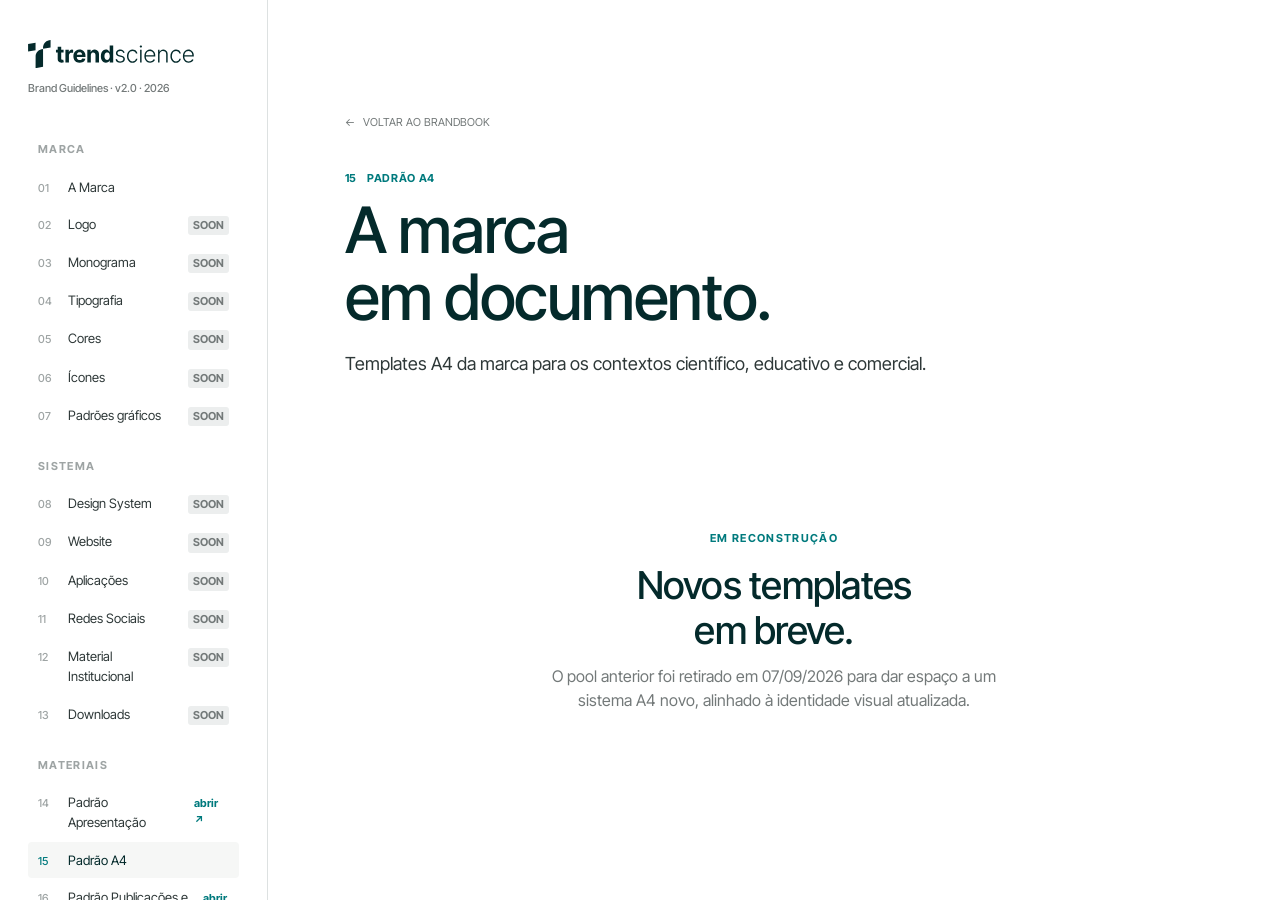
<file: Padrão A4.html>
<!DOCTYPE html>
<html lang="pt-br">
<head>
<meta charset="utf-8">
<meta name="viewport" content="width=device-width, initial-scale=1">
<title>Trendscience. — Padrão A4</title>
<link rel="icon" type="image/svg+xml" href="assets/logo/trendscience-icon.svg">

<link rel="preconnect" href="https://fonts.gstatic.com" crossorigin>
<link rel="preconnect" href="https://fonts.googleapis.com">
<link href="https://fonts.googleapis.com/css2?family=Inter+Tight:wght@300;400;500;600;700;800&display=swap" rel="stylesheet">

<link rel="stylesheet" href="styles.css">
<link rel="stylesheet" href="sections-visual.css">
<link rel="stylesheet" href="sections-system.css">
<link rel="stylesheet" href="section-patterns.css">
<link rel="stylesheet" href="section-icons.css">
<link rel="stylesheet" href="deck-a4.css">

<style>
  main > section { border-bottom: none; max-width: none; }
  .pa-wrap { max-width: 1400px; }
  .pa-back{
    display: inline-flex; align-items: center; gap: 8px;
    font-family: var(--font-mono);
    font-size: 11px;
    text-transform: uppercase; color: var(--text-muted);
    margin-bottom: 40px;
    transition: color var(--dur-fast) var(--ease);
  }
  .pa-back:hover{ color: var(--teal); }

  /* Rótulos de contexto no card */
  .a4-tile .cap .ctx.ctx-com{ color: var(--teal); }
  .a4-tile .cap .ctx.ctx-cient{ color: var(--ink); }
  .a4-tile .cap .ctx.ctx-edu{ color: var(--gray-600); }
</style>
</head>
<body>

<!-- SVG SYMBOLS oficiais (mesmos do brandbook e do deck) -->
<svg width="0" height="0" style="position:absolute" aria-hidden="true">
  <defs>
    <symbol id="ts-mono" viewBox="0 0 475 594">
      <path d="M316.439 565.979L158.73 593.762L159.634 336.545C159.91 258.383 232.339 189.761 316.405 187.533L316.446 565.979H316.439Z" fill="currentColor"/>
      <path d="M158.081 213.992L0.0206922 241.954L0 83.9207L158.109 56.1173L158.081 213.992Z" fill="currentColor"/>
      <path d="M317.94 185.809C306.201 101.054 360.221 22.7821 443.852 5.66966L475.001 0L474.966 158.192L317.94 185.816V185.809Z" fill="currentColor"/>
    </symbol>
    <symbol id="ts-wordmark" viewBox="0 0 678 114">
      <path fill="currentColor" d="M60.6596 108.495L30.4277 113.821L30.6009 64.5135C30.6538 49.5305 44.5381 36.376 60.653 35.949L60.6609 108.495H60.6596Z"/>
      <path fill="currentColor" d="M30.3032 41.0209L0.00396656 46.381L0 16.0871L30.3085 10.7573L30.3032 41.0209Z"/>
      <path fill="currentColor" d="M60.947 35.6184C58.6967 19.3714 69.0521 4.36719 85.0836 1.08684L91.0546 0L91.048 30.3244L60.947 35.6197V35.6184Z"/>
      <path fill="currentColor" d="M648.55 91.7863C643.771 91.7863 639.637 90.675 636.148 88.4525C632.658 86.2077 629.958 83.1072 628.047 79.1511C626.157 75.1727 625.213 70.5943 625.213 65.4157C625.213 60.2594 626.157 55.6809 628.047 51.6803C629.958 47.6575 632.592 44.5126 635.948 42.2456C639.326 39.9564 643.227 38.8118 647.65 38.8118C650.428 38.8118 653.106 39.323 655.684 40.3453C658.262 41.3455 660.574 42.8901 662.618 44.9793C664.685 47.0463 666.319 49.6578 667.519 52.8138C668.719 55.9476 669.319 59.6593 669.319 63.9488V66.8826H629.314V61.6485H663.252C663.252 58.3591 662.585 55.4031 661.252 52.7805C659.94 50.1357 658.107 48.0465 655.751 46.5129C653.417 44.9793 650.717 44.2126 647.65 44.2126C644.405 44.2126 641.549 45.0794 639.082 46.813C636.615 48.5465 634.681 50.8358 633.281 53.6806C631.903 56.5255 631.203 59.6371 631.18 63.0154V66.1491C631.18 70.2164 631.881 73.7725 633.281 76.8174C634.703 79.8401 636.715 82.1849 639.315 83.8518C641.915 85.5187 644.994 86.3521 648.55 86.3521C650.972 86.3521 653.095 85.9743 654.917 85.2186C656.762 84.463 658.307 83.4517 659.551 82.1849C660.818 80.8958 661.774 79.4845 662.418 77.9509L668.053 79.7845C667.275 81.9404 665.997 83.9296 664.219 85.7521C662.463 87.5745 660.263 89.0414 657.618 90.1527C654.995 91.2418 651.972 91.7863 648.55 91.7863Z"/>
      <path fill="currentColor" d="M597.473 91.7863C592.894 91.7863 588.905 90.6417 585.504 88.3524C582.126 86.0632 579.503 82.9294 577.636 78.951C575.769 74.9727 574.836 70.4387 574.836 65.349C574.836 60.2149 575.78 55.6476 577.67 51.647C579.581 47.6464 582.226 44.5126 585.604 42.2456C588.982 39.9564 592.905 38.8118 597.373 38.8118C600.795 38.8118 603.896 39.4785 606.674 40.8121C609.452 42.1234 611.741 43.9792 613.542 46.3796C615.364 48.7577 616.509 51.5359 616.976 54.7141H610.975C610.352 51.8248 608.852 49.3578 606.474 47.313C604.118 45.2461 601.118 44.2126 597.473 44.2126C594.205 44.2126 591.316 45.1016 588.805 46.8796C586.293 48.6354 584.326 51.0914 582.904 54.2474C581.504 57.3812 580.803 61.0151 580.803 65.149C580.803 69.3052 581.492 72.9835 582.87 76.184C584.248 79.3622 586.182 81.8515 588.671 83.6517C591.183 85.452 594.117 86.3521 597.473 86.3521C599.74 86.3521 601.807 85.9299 603.674 85.0853C605.563 84.2185 607.141 82.9961 608.408 81.4181C609.697 79.8401 610.563 77.962 611.008 75.7839H617.009C616.564 78.8733 615.464 81.6292 613.708 84.0518C611.975 86.4522 609.719 88.3413 606.941 89.7193C604.185 91.0973 601.029 91.7863 597.473 91.7863Z"/>
      <path fill="currentColor" d="M530.913 58.7147V90.7194H524.979V39.5119H530.746V47.5464H531.279C532.48 44.9238 534.347 42.8235 536.88 41.2454C539.436 39.6452 542.592 38.8451 546.348 38.8451C549.793 38.8451 552.816 39.5674 555.416 41.0121C558.039 42.4345 560.073 44.5348 561.517 47.313C562.984 50.0912 563.718 53.5028 563.718 57.5479V90.7194H557.783V57.9146C557.783 53.714 556.605 50.3912 554.25 47.9464C551.916 45.5016 548.782 44.2792 544.848 44.2792C542.159 44.2792 539.77 44.8571 537.68 46.0128C535.591 47.1685 533.935 48.8355 532.713 51.0136C531.513 53.1694 530.913 55.7365 530.913 58.7147Z"/>
      <path fill="currentColor" d="M493.009 91.7863C488.23 91.7863 484.096 90.675 480.607 88.4525C477.117 86.2077 474.417 83.1072 472.506 79.1511C470.616 75.1727 469.672 70.5943 469.672 65.4157C469.672 60.2594 470.616 55.6809 472.506 51.6803C474.417 47.6575 477.051 44.5126 480.407 42.2456C483.785 39.9564 487.686 38.8118 492.109 38.8118C494.887 38.8118 497.565 39.323 500.143 40.3453C502.721 41.3455 505.033 42.8901 507.077 44.9793C509.144 47.0463 510.778 49.6578 511.978 52.8138C513.178 55.9476 513.778 59.6593 513.778 63.9488V66.8826H473.772V61.6485H507.711C507.711 58.3591 507.044 55.4031 505.711 52.7805C504.399 50.1357 502.566 48.0465 500.21 46.5129C497.876 44.9793 495.176 44.2126 492.109 44.2126C488.864 44.2126 486.008 45.0794 483.541 46.813C481.074 48.5465 479.14 50.8358 477.74 53.6806C476.362 56.5255 475.662 59.6371 475.639 63.0154V66.1491C475.639 70.2164 476.34 73.7725 477.74 76.8174C479.162 79.8401 481.174 82.1849 483.774 83.8518C486.374 85.5187 489.453 86.3521 493.009 86.3521C495.431 86.3521 497.554 85.9743 499.376 85.2186C501.221 84.463 502.766 83.4517 504.01 82.1849C505.277 80.8958 506.233 79.4845 506.877 77.9509L512.512 79.7845C511.734 81.9404 510.456 83.9296 508.678 85.7521C506.922 87.5745 504.722 89.0414 502.077 90.1527C499.454 91.2418 496.431 91.7863 493.009 91.7863Z"/>
      <path fill="currentColor" d="M452.521 90.7194V39.5118H458.489V90.7194H452.521ZM455.555 30.7105C454.333 30.7105 453.288 30.2993 452.421 29.477C451.554 28.6324 451.121 27.6212 451.121 26.4432C451.121 25.2653 451.554 24.2651 452.421 23.4428C453.288 22.5982 454.333 22.1759 455.555 22.1759C456.777 22.1759 457.822 22.5982 458.689 23.4428C459.556 24.2651 459.989 25.2653 459.989 26.4432C459.989 27.6212 459.556 28.6324 458.689 29.477C457.822 30.2993 456.777 30.7105 455.555 30.7105Z"/>
      <path fill="currentColor" d="M422.078 91.7863C417.5 91.7863 413.51 90.6417 410.11 88.3524C406.731 86.0632 404.109 82.9294 402.242 78.951C400.375 74.9727 399.441 70.4387 399.441 65.349C399.441 60.2149 400.386 55.6476 402.275 51.647C404.187 47.6464 406.831 44.5126 410.21 42.2456C413.588 39.9564 417.511 38.8118 421.978 38.8118C425.401 38.8118 428.501 39.4785 431.279 40.8121C434.058 42.1234 436.347 43.9792 438.147 46.3796C439.97 48.7577 441.114 51.5359 441.581 54.7141H435.58C434.958 51.8248 433.458 49.3578 431.079 47.313C428.724 45.2461 425.723 44.2126 422.078 44.2126C418.811 44.2126 415.922 45.1016 413.41 46.8796C410.899 48.6354 408.932 51.0914 407.509 54.2474C406.109 57.3812 405.409 61.0151 405.409 65.149C405.409 69.3052 406.098 72.9835 407.476 76.184C408.854 79.3622 410.788 81.8515 413.277 83.6517C415.788 85.452 418.722 86.3521 422.078 86.3521C424.345 86.3521 426.412 85.9299 428.279 85.0853C430.168 84.2185 431.746 82.9961 433.013 81.4181C434.302 79.8401 435.169 77.962 435.613 75.7839H441.614C441.17 78.8733 440.07 81.6292 438.314 84.0518C436.58 86.4522 434.324 88.3413 431.546 89.7193C428.79 91.0973 425.634 91.7863 422.078 91.7863Z"/>
      <path fill="currentColor" d="M390.228 50.7469L384.793 52.2804C384.26 50.7469 383.504 49.3578 382.526 48.1131C381.549 46.8685 380.271 45.8795 378.693 45.146C377.137 44.4126 375.203 44.0459 372.892 44.0459C369.425 44.0459 366.58 44.8682 364.357 46.5129C362.135 48.1576 361.023 50.2801 361.023 52.8805C361.023 55.0808 361.779 56.87 363.29 58.248C364.824 59.6037 367.18 60.6817 370.358 61.4818L378.092 63.3821C382.382 64.4267 385.594 66.0825 387.727 68.3495C389.883 70.6165 390.961 73.4613 390.961 76.8841C390.961 79.7734 390.161 82.3404 388.561 84.5852C386.96 86.83 384.727 88.5969 381.86 89.886C379.015 91.1529 375.714 91.7863 371.958 91.7863C366.957 91.7863 362.835 90.6639 359.59 88.4191C356.345 86.1521 354.267 82.885 353.355 78.6177L359.056 77.2175C359.79 80.2623 361.223 82.5627 363.357 84.1185C365.513 85.6743 368.347 86.4522 371.858 86.4522C375.792 86.4522 378.937 85.5743 381.293 83.8184C383.649 82.0404 384.827 79.8178 384.827 77.1508C384.827 75.0838 384.138 73.3502 382.76 71.95C381.382 70.5276 379.293 69.483 376.492 68.8162L368.124 66.8159C363.679 65.7491 360.39 64.06 358.256 61.7485C356.123 59.437 355.056 56.57 355.056 53.1472C355.056 50.3246 355.822 47.8464 357.356 45.7128C358.89 43.5569 361.001 41.8678 363.69 40.6454C366.38 39.423 369.447 38.8118 372.892 38.8118C377.581 38.8118 381.326 39.8786 384.127 42.0122C386.949 44.1237 388.983 47.0352 390.228 50.7469Z"/>
      <path fill="currentColor" d="M314.719 91.5529C310.829 91.5529 307.307 90.5527 304.151 88.5524C301.017 86.5299 298.528 83.5628 296.683 79.6511C294.86 75.7172 293.949 70.8942 293.949 65.1823C293.949 59.3148 294.894 54.4363 296.783 50.5468C298.672 46.6351 301.184 43.7124 304.317 41.7788C307.473 39.823 310.93 38.8451 314.686 38.8451C317.553 38.8451 319.942 39.334 321.853 40.3119C323.787 41.2676 325.343 42.4678 326.521 43.9125C327.721 45.3349 328.632 46.7351 329.254 48.1131H329.688V22.4426H343.857V90.7194H329.855V82.5182H329.254C328.588 83.9406 327.643 85.352 326.421 86.7522C325.221 88.1301 323.654 89.2747 321.72 90.186C319.809 91.0972 317.475 91.5529 314.719 91.5529ZM319.22 80.2512C321.509 80.2512 323.442 79.6289 325.02 78.3843C326.621 77.1174 327.843 75.3505 328.688 73.0835C329.554 70.8165 329.988 68.1605 329.988 65.1156C329.988 62.0707 329.566 59.4259 328.721 57.1811C327.876 54.9363 326.654 53.2027 325.054 51.9803C323.454 50.7579 321.509 50.1467 319.22 50.1467C316.886 50.1467 314.919 50.7802 313.319 52.047C311.719 53.3139 310.507 55.0697 309.685 57.3145C308.863 59.5592 308.451 62.1596 308.451 65.1156C308.451 68.0938 308.863 70.7276 309.685 73.0168C310.529 75.2838 311.741 77.0618 313.319 78.3509C314.919 79.6178 316.886 80.2512 319.22 80.2512Z"/>
      <path fill="currentColor" d="M253.53 61.1151V90.7194H239.328V39.5119H252.863V48.5465H253.464C254.597 45.5683 256.497 43.2124 259.164 41.4788C261.831 39.723 265.065 38.8451 268.866 38.8451C272.422 38.8451 275.522 39.623 278.167 41.1788C280.812 42.7346 282.868 44.9571 284.335 47.8464C285.802 50.7135 286.535 54.1362 286.535 58.1146V90.7194H272.333V60.6483C272.355 57.5145 271.555 55.0697 269.933 53.3139C268.31 51.5359 266.077 50.6468 263.232 50.6468C261.32 50.6468 259.631 51.058 258.164 51.8804C256.72 52.7027 255.586 53.9029 254.764 55.4809C253.964 57.0367 253.552 58.9147 253.53 61.1151Z"/>
      <path fill="currentColor" d="M208.431 91.7196C203.164 91.7196 198.63 90.6528 194.829 88.5191C191.051 86.3632 188.139 83.3183 186.094 79.3844C184.05 75.4283 183.027 70.7498 183.027 65.349C183.027 60.0816 184.05 55.4587 186.094 51.4803C188.139 47.5019 191.017 44.4015 194.729 42.1789C198.463 39.9564 202.841 38.8451 207.864 38.8451C211.243 38.8451 214.388 39.3896 217.299 40.4787C220.233 41.5455 222.789 43.1568 224.967 45.3127C227.167 47.4686 228.879 50.1801 230.101 53.4473C231.323 56.6922 231.935 60.4927 231.935 64.8489V68.7495H188.695V59.9482H218.566C218.566 57.9035 218.121 56.0921 217.232 54.5141C216.343 52.9361 215.11 51.7026 213.532 50.8135C211.976 49.9023 210.165 49.4467 208.098 49.4467C205.942 49.4467 204.03 49.9467 202.364 50.9469C200.719 51.9248 199.43 53.2472 198.496 54.9141C197.563 56.5588 197.085 58.3924 197.063 60.415V68.7829C197.063 71.3166 197.529 73.5058 198.463 75.3505C199.419 77.1952 200.763 78.6177 202.497 79.6178C204.23 80.618 206.286 81.118 208.664 81.118C210.242 81.118 211.687 80.8958 212.998 80.4513C214.31 80.0067 215.432 79.34 216.366 78.451C217.299 77.5619 218.01 76.4729 218.499 75.1838L231.635 76.0506C230.968 79.2066 229.601 81.9626 227.534 84.3185C225.489 86.6522 222.844 88.4747 219.599 89.786C216.377 91.0751 212.654 91.7196 208.431 91.7196Z"/>
      <path fill="currentColor" d="M150.943 90.7195V39.5119H164.712V48.4465H165.245C166.179 45.2683 167.746 42.8679 169.946 41.2455C172.147 39.6008 174.68 38.7784 177.547 38.7784C178.259 38.7784 179.025 38.8229 179.848 38.9118C180.670 39.0007 181.392 39.1229 182.015 39.2785V51.8804C181.348 51.6804 180.426 51.5026 179.248 51.347C178.070 51.1914 176.992 51.1136 176.014 51.1136C173.925 51.1136 172.058 51.5692 170.413 52.4805C168.790 53.3695 167.501 54.6141 166.546 56.2144C165.612 57.8146 165.145 59.6593 165.145 61.7485V90.7195H150.943Z"/>
      <path fill="currentColor" d="M143.568 39.5118V50.18H112.73V39.5118H143.568ZM119.732 27.2433H133.934V74.9837C133.934 76.295 134.134 77.3174 134.534 78.0508C134.934 78.762 135.489 79.2621 136.201 79.551C136.934 79.84 137.779 79.9844 138.734 79.9844C139.401 79.9844 140.068 79.9289 140.735 79.8177C141.401 79.6844 141.913 79.5844 142.268 79.5177L144.502 90.0859C143.791 90.3082 142.790 90.5638 141.501 90.8527C140.212 91.1639 138.645 91.3528 136.801 91.4195C133.378 91.5528 130.378 91.0972 127.799 90.0526C125.243 89.008 123.254 87.3855 121.832 85.1852C120.409 82.9849 119.709 80.2067 119.732 76.8506V27.2433Z"/>
    </symbol>

    <!-- ÍCONES LUCIDE OFICIAIS -->
    <symbol id="ico-stethoscope" viewBox="0 0 24 24" fill="none" stroke="currentColor" stroke-width="2" stroke-linecap="round" stroke-linejoin="round"><path d="M11 2v2"/><path d="M5 2v2"/><path d="M5 3H4a2 2 0 0 0-2 2v4a6 6 0 0 0 12 0V5a2 2 0 0 0-2-2h-1"/><path d="M8 15a6 6 0 0 0 12 0v-3"/><circle cx="20" cy="10" r="2"/></symbol>
    <symbol id="ico-pill" viewBox="0 0 24 24" fill="none" stroke="currentColor" stroke-width="2" stroke-linecap="round" stroke-linejoin="round"><path d="m10.5 20.5 10-10a4.95 4.95 0 1 0-7-7l-10 10a4.95 4.95 0 1 0 7 7Z"/><path d="m8.5 8.5 7 7"/></symbol>
    <symbol id="ico-file-text" viewBox="0 0 24 24" fill="none" stroke="currentColor" stroke-width="2" stroke-linecap="round" stroke-linejoin="round"><path d="M15 2H6a2 2 0 0 0-2 2v16a2 2 0 0 0 2 2h12a2 2 0 0 0 2-2V7Z"/><path d="M14 2v4a2 2 0 0 0 2 2h4"/><path d="M10 9H8"/><path d="M16 13H8"/><path d="M16 17H8"/></symbol>
    <symbol id="ico-activity" viewBox="0 0 24 24" fill="none" stroke="currentColor" stroke-width="2" stroke-linecap="round" stroke-linejoin="round"><path d="M22 12h-2.48a2 2 0 0 0-1.93 1.46l-2.35 8.36a.5.5 0 0 1-.96 0L9.68 3.18a.5.5 0 0 0-.96 0l-2.35 8.36A2 2 0 0 1 4.44 13H2"/></symbol>
    <symbol id="ico-heart-pulse" viewBox="0 0 24 24" fill="none" stroke="currentColor" stroke-width="2" stroke-linecap="round" stroke-linejoin="round"><path d="M19 14c1.49-1.46 3-3.21 3-5.5A5.5 5.5 0 0 0 16.5 3c-1.76 0-3 .5-4.5 2-1.5-1.5-2.74-2-4.5-2A5.5 5.5 0 0 0 2 8.5c0 2.3 1.5 4.05 3 5.5l7 7Z"/><path d="M3.22 12H9.5l.5-1 2 4.5 2-7 1.5 3.5h5.27"/></symbol>
    <symbol id="ico-trending-up" viewBox="0 0 24 24" fill="none" stroke="currentColor" stroke-width="2" stroke-linecap="round" stroke-linejoin="round"><polyline points="22 7 13.5 15.5 8.5 10.5 2 17"/><polyline points="16 7 22 7 22 13"/></symbol>
    <symbol id="ico-database" viewBox="0 0 24 24" fill="none" stroke="currentColor" stroke-width="2" stroke-linecap="round" stroke-linejoin="round"><ellipse cx="12" cy="5" rx="9" ry="3"/><path d="M3 5V19A9 3 0 0 0 21 19V5"/><path d="M3 12A9 3 0 0 0 21 12"/></symbol>
    <symbol id="ico-shield" viewBox="0 0 24 24" fill="none" stroke="currentColor" stroke-width="2" stroke-linecap="round" stroke-linejoin="round"><path d="M20 13c0 5-3.5 7.5-8 8.5-4.5-1-8-3.5-8-8.5V6l8-3 8 3z"/></symbol>
    <symbol id="ico-users" viewBox="0 0 24 24" fill="none" stroke="currentColor" stroke-width="2" stroke-linecap="round" stroke-linejoin="round"><path d="M16 21v-2a4 4 0 0 0-4-4H6a4 4 0 0 0-4 4v2"/><circle cx="9" cy="7" r="4"/><path d="M22 21v-2a4 4 0 0 0-3-3.87"/><path d="M16 3.13a4 4 0 0 1 0 7.75"/></symbol>
    <symbol id="ico-clock" viewBox="0 0 24 24" fill="none" stroke="currentColor" stroke-width="2" stroke-linecap="round" stroke-linejoin="round"><circle cx="12" cy="12" r="10"/><polyline points="12 6 12 12 16 14"/></symbol>
    <symbol id="ico-check-circle" viewBox="0 0 24 24" fill="none" stroke="currentColor" stroke-width="2" stroke-linecap="round" stroke-linejoin="round"><path d="M22 11.08V12a10 10 0 1 1-5.93-9.14"/><path d="m9 11 3 3L22 4"/></symbol>
    <symbol id="ico-award" viewBox="0 0 24 24" fill="none" stroke="currentColor" stroke-width="2" stroke-linecap="round" stroke-linejoin="round"><path d="m15.477 12.89 1.515 8.526a.5.5 0 0 1-.81.47l-3.58-2.687a1 1 0 0 0-1.197 0l-3.586 2.686a.5.5 0 0 1-.81-.469l1.514-8.526"/><circle cx="12" cy="8" r="6"/></symbol>
    <symbol id="ico-mail" viewBox="0 0 24 24" fill="none" stroke="currentColor" stroke-width="2" stroke-linecap="round" stroke-linejoin="round"><rect width="20" height="16" x="2" y="4" rx="2"/><path d="m22 7-8.97 5.7a1.94 1.94 0 0 1-2.06 0L2 7"/></symbol>
    <symbol id="ico-layers" viewBox="0 0 24 24" fill="none" stroke="currentColor" stroke-width="2" stroke-linecap="round" stroke-linejoin="round"><path d="M12.83 2.18a2 2 0 0 0-1.66 0L2.6 6.08a1 1 0 0 0 0 1.83l8.58 3.91a2 2 0 0 0 1.66 0l8.58-3.9a1 1 0 0 0 0-1.83Z"/><path d="M2 12a1 1 0 0 0 .58.91l8.6 3.91a2 2 0 0 0 1.65 0l8.58-3.9A1 1 0 0 0 22 12"/><path d="M2 17a1 1 0 0 0 .58.91l8.6 3.91a2 2 0 0 0 1.65 0l8.58-3.9A1 1 0 0 0 22 17"/></symbol>
    <symbol id="ico-arrow-right" viewBox="0 0 24 24" fill="none" stroke="currentColor" stroke-width="2" stroke-linecap="round" stroke-linejoin="round"><path d="M5 12h14"/><path d="m12 5 7 7-7 7"/></symbol>
    <symbol id="ico-target" viewBox="0 0 24 24" fill="none" stroke="currentColor" stroke-width="2" stroke-linecap="round" stroke-linejoin="round"><circle cx="12" cy="12" r="10"/><circle cx="12" cy="12" r="6"/><circle cx="12" cy="12" r="2"/></symbol>
    <symbol id="ico-package" viewBox="0 0 24 24" fill="none" stroke="currentColor" stroke-width="2" stroke-linecap="round" stroke-linejoin="round"><path d="M11 21.73a2 2 0 0 0 2 0l7-4A2 2 0 0 0 21 16V8a2 2 0 0 0-1-1.73l-7-4a2 2 0 0 0-2 0l-7 4A2 2 0 0 0 3 8v8a2 2 0 0 0 1 1.73z"/><path d="M12 22V12"/><path d="m3.3 7 8.7 5 8.7-5"/><path d="m7.5 4.27 9 5.15"/></symbol>
    <symbol id="ico-microscope" viewBox="0 0 24 24" fill="none" stroke="currentColor" stroke-width="2" stroke-linecap="round" stroke-linejoin="round"><path d="M6 18h8"/><path d="M3 22h18"/><path d="M14 22a7 7 0 1 0 0-14h-1"/><path d="M9 14h.01"/><path d="M13 14h.01"/><path d="M12 6v2"/><path d="M5 14h4"/><path d="M8 2v6"/></symbol>
  </defs>
</svg>


<div class="shell">

  <!-- SIDEBAR -->
  <aside class="nav" aria-label="Índice do brandbook">
    <a href="index.html#cover" class="brand" aria-label="Trendscience — início">
      <svg class="brand-logo" viewBox="0 0 678 114" aria-hidden="true"><use href="#ts-wordmark"/></svg>
      <div class="sub">Brand Guidelines · v2.0 · 2026</div>
    </a>

    <div class="group-label">Marca</div>
    <ul>
      <li><a href="index.html#a-marca"><span class="n">01</span><span>A Marca</span></a></li>
      <li><a href="index.html#logo"><span class="n">02</span><span>Logo</span><span class="badge">soon</span></a></li>
      <li><a href="index.html#monograma"><span class="n">03</span><span>Monograma</span><span class="badge">soon</span></a></li>
      <li><a href="index.html#tipografia"><span class="n">04</span><span>Tipografia</span><span class="badge">soon</span></a></li>
      <li><a href="index.html#cores"><span class="n">05</span><span>Cores</span><span class="badge">soon</span></a></li>
      <li><a href="index.html#icones"><span class="n">06</span><span>Ícones</span><span class="badge">soon</span></a></li>
      <li><a href="index.html#padroes"><span class="n">07</span><span>Padrões gráficos</span><span class="badge">soon</span></a></li>
    </ul>

    <div class="group-label">Sistema</div>
    <ul>
      <li><a href="index.html#design-system"><span class="n">08</span><span>Design System</span><span class="badge">soon</span></a></li>
      <li><a href="index.html#website"><span class="n">09</span><span>Website</span><span class="badge">soon</span></a></li>
      <li><a href="index.html#aplicacoes"><span class="n">10</span><span>Aplicações</span><span class="badge">soon</span></a></li>
      <li><a href="index.html#redes"><span class="n">11</span><span>Redes Sociais</span><span class="badge">soon</span></a></li>
      <li><a href="index.html#institucional"><span class="n">12</span><span>Material Institucional</span><span class="badge">soon</span></a></li>
      <li><a href="index.html#downloads"><span class="n">13</span><span>Downloads</span><span class="badge">soon</span></a></li>
    </ul>

    <div class="group-label">Materiais</div>
    <ul>
      <li><a href="Padrão Apresentação.html"><span class="n">14</span><span>Padrão Apresentação</span><span class="badge badge-ext">abrir ↗</span></a></li>
      <li><a href="Padrão A4.html" class="active"><span class="n">15</span><span>Padrão A4</span></a></li>
      <li><a href="Padrão Publicações e Criativos.html"><span class="n">16</span><span>Padrão Publicações e Criativos</span><span class="badge badge-ext">abrir ↗</span></a></li>
    </ul>

    <div class="foot">
      <b>Trendscience.</b><br>
      Brand Guidelines<br>
      Versão 2.0 · Jul 2026<br>
      Documento interno confidencial
    </div>
  </aside>

  <!-- MAIN -->
  <main>
    <section id="padrao-a4" data-screen-label="15 Padrão A4">
      <div class="pa-wrap">

        <a href="index.html" class="pa-back"><span class="arrow">←</span> Voltar ao Brandbook</a>

        <header class="section-head">
          <div class="eyebrow"><span class="num">15</span>Padrão A4</div>
          <h2 class="section-title">A marca<br>em documento.</h2>
          <p class="section-lead">
            Templates A4 da marca para os contextos científico, educativo e
            comercial.
          </p>
        </header>

        <div class="a4-gallery" id="a4-gallery"></div>

      </div>
    </section>
  </main>
</div>


<!-- ==========================================================
     TEMPLATE POOL — 20 A4s
     ========================================================== -->

<!-- ============ CAPA-01 · Capa institucional dark ============ -->
<!-- Pool esvaziado em 07/09/2026 — sistema em reconstrução.
     Novos templates virão em próxima rodada. -->

<!-- ==================================================
     VIEWER (fullscreen modal)
     ================================================== -->
<div class="a4-viewer" id="a4-viewer" role="dialog" aria-modal="true" aria-hidden="true">
  <div class="chrome">
    <div><span class="code" id="a4-code">CAPA-01</span> · <span id="a4-fn">Capa institucional</span></div>
    <button class="close" id="a4-close" aria-label="Fechar">Fechar · ESC</button>
  </div>
  <button class="nav-btn prev" id="a4-prev" aria-label="Anterior">‹</button>
  <div class="stage" id="a4-stage"></div>
  <button class="nav-btn next" id="a4-next" aria-label="Próximo">›</button>
  <div class="counter" id="a4-counter">01 / 20</div>
</div>


<script>
(function(){
  const templates = Array.from(document.querySelectorAll('template.a4-tpl'));
  const gallery = document.getElementById('a4-gallery');
  const viewer = document.getElementById('a4-viewer');
  const stage = document.getElementById('a4-stage');
  const codeEl = document.getElementById('a4-code');
  const fnEl = document.getElementById('a4-fn');
  const counterEl = document.getElementById('a4-counter');
  const totalPad = String(templates.length).padStart(2,'0');

  // Placeholder "em reconstrução" quando o pool está vazio
  if (templates.length === 0 && gallery) {
    gallery.innerHTML = `
      <div class="gallery-empty" style="grid-column:1/-1;padding:80px 40px;text-align:center;">
        <div style="font-family:var(--font-sans);font-size:11px;font-weight:700;text-transform:uppercase;letter-spacing:0.12em;color:var(--teal);margin-bottom:16px;">Em reconstrução</div>
        <h3 style="font-family:var(--font-sans);font-size:clamp(28px,3vw,40px);font-weight:500;letter-spacing:-0.02em;color:var(--ink);margin:0 0 12px;line-height:1.15;">Novos templates<br>em breve.</h3>
        <p style="font-family:var(--font-sans);font-size:16px;line-height:1.55;color:var(--gray-500);max-width:52ch;margin:0 auto;">
          O pool anterior foi retirado em 07/09/2026 para dar espaço a um sistema
          A4 novo, alinhado à identidade visual atualizada.
        </p>
      </div>
    `;
    return;
  }

  // Popular galeria
  templates.forEach((tpl, i) => {
    const code = tpl.dataset.code;
    const fn = tpl.dataset.fn;
    const ctx = tpl.dataset.ctx || '';
    const audit = tpl.dataset.audit;

    let ctxClass = '';
    if (/comercial/i.test(ctx)) ctxClass = 'ctx-com';
    else if (/científico/i.test(ctx) || /cientifico/i.test(ctx)) ctxClass = 'ctx-cient';
    else if (/educativo/i.test(ctx)) ctxClass = 'ctx-edu';

    const tile = document.createElement('button');
    tile.className = 'a4-tile';
    tile.type = 'button';
    tile.dataset.idx = i;
    tile.innerHTML = `
      <div class="thumb"></div>
      <div class="cap">
        <div class="l">
          <div class="code">${code}</div>
          <div class="fn">${fn}</div>
          ${ctx ? `<div class="ctx ${ctxClass}">${ctx}</div>` : ''}
        </div>
        <span class="badge ${audit === 'txt' ? 'b-txt' : 'b-viz'}">${audit === 'txt' ? 'Texto puro' : 'Texto + Visual'}</span>
      </div>
    `;
    const clone = tpl.content.firstElementChild.cloneNode(true);
    tile.querySelector('.thumb').appendChild(clone);
    gallery.appendChild(tile);
    tile.addEventListener('click', () => openViewer(i));
  });

  function scaleThumbs(){
    document.querySelectorAll('.a4-tile .thumb').forEach(thumb => {
      const page = thumb.querySelector('.page-a4');
      if (!page) return;
      const w = thumb.getBoundingClientRect().width;
      const scale = w / 794;
      page.style.transform = `scale(${scale})`;
    });
  }

  let currentIdx = 0;
  function openViewer(idx){
    currentIdx = idx;
    viewer.classList.add('is-open');
    viewer.setAttribute('aria-hidden','false');
    document.body.style.overflow = 'hidden';
    requestAnimationFrame(() => renderViewer());
  }
  function closeViewer(){
    viewer.classList.remove('is-open');
    viewer.setAttribute('aria-hidden','true');
    document.body.style.overflow = '';
  }
  function renderViewer(){
    const tpl = templates[currentIdx];
    codeEl.textContent = tpl.dataset.code;
    fnEl.textContent = tpl.dataset.fn;
    counterEl.textContent = String(currentIdx+1).padStart(2,'0') + ' / ' + totalPad;
    stage.innerHTML = '';
    const clone = tpl.content.firstElementChild.cloneNode(true);
    stage.appendChild(clone);
    scaleViewer();
  }
  function scaleViewer(){
    const page = stage.querySelector('.page-a4');
    if (!page) return;
    const w = stage.getBoundingClientRect().width;
    const scale = w / 794;
    page.style.transform = `scale(${scale})`;
  }
  function next(){ currentIdx = (currentIdx + 1) % templates.length; renderViewer(); }
  function prev(){ currentIdx = (currentIdx - 1 + templates.length) % templates.length; renderViewer(); }

  document.getElementById('a4-close').addEventListener('click', closeViewer);
  document.getElementById('a4-next').addEventListener('click', next);
  document.getElementById('a4-prev').addEventListener('click', prev);
  viewer.addEventListener('click', e => { if (e.target === viewer) closeViewer(); });
  document.addEventListener('keydown', e => {
    if (!viewer.classList.contains('is-open')) return;
    if (e.key === 'Escape') closeViewer();
    if (e.key === 'ArrowRight') next();
    if (e.key === 'ArrowLeft') prev();
  });

  window.addEventListener('load', () => { scaleThumbs(); });
  window.addEventListener('resize', () => {
    scaleThumbs();
    if (viewer.classList.contains('is-open')) scaleViewer();
  });
  scaleThumbs();
})();
</script>

</body>
</html>
</file>
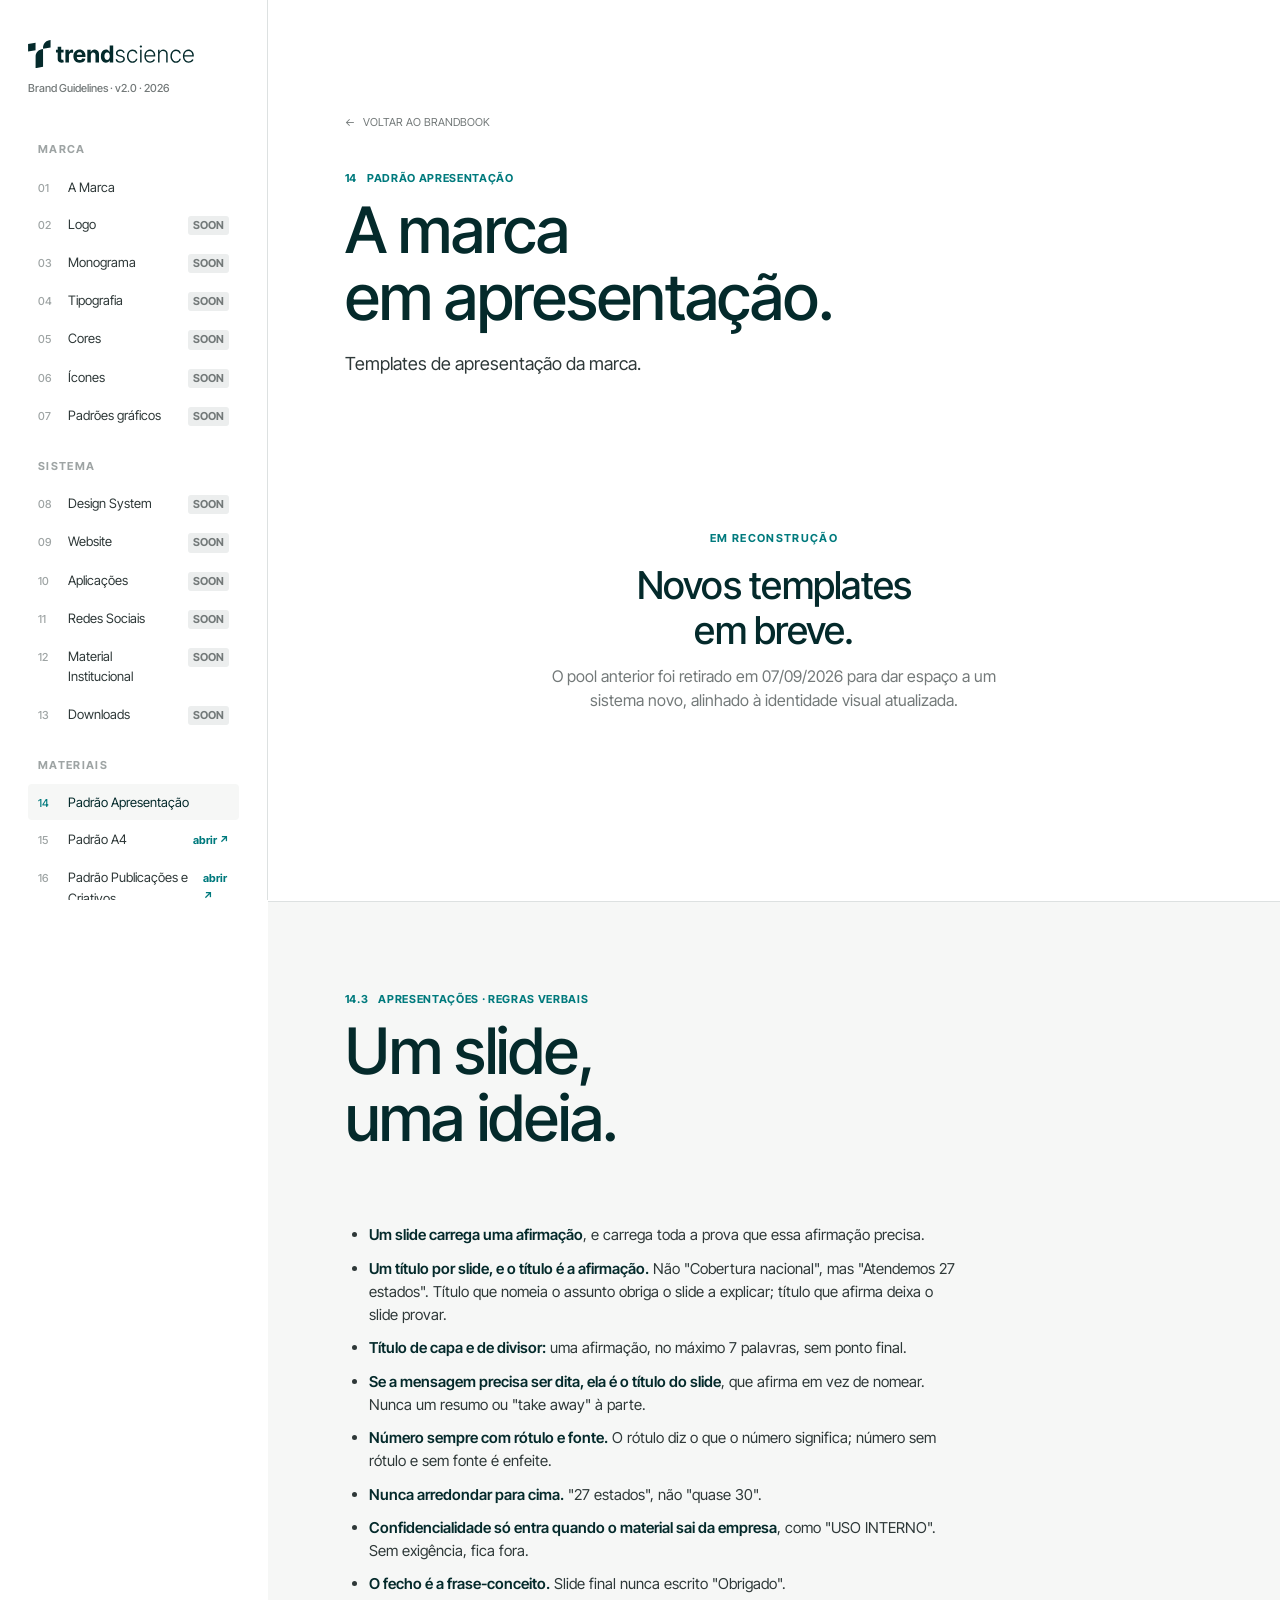
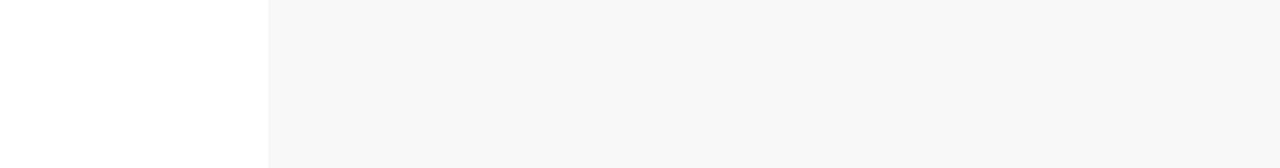
<file: Padrão Apresentação.html>
<!DOCTYPE html>
<html lang="pt-br">
<head>
<meta charset="utf-8">
<meta name="viewport" content="width=device-width, initial-scale=1">
<title>Trendscience. — Padrão Apresentação · Lote 01</title>
<link rel="icon" type="image/svg+xml" href="assets/logo/trendscience-icon.svg">

<link rel="preconnect" href="https://fonts.gstatic.com" crossorigin>
<link rel="preconnect" href="https://fonts.googleapis.com">
<link href="https://fonts.googleapis.com/css2?family=Inter+Tight:wght@300;400;500;600;700;800&display=swap" rel="stylesheet">

<link rel="stylesheet" href="styles.css">
<link rel="stylesheet" href="sections-visual.css">
<link rel="stylesheet" href="sections-system.css">
<link rel="stylesheet" href="section-patterns.css">
<link rel="stylesheet" href="section-icons.css">
<link rel="stylesheet" href="deck-templates.css">

<style>
  /* Página específica */
  main > section { border-bottom: none; max-width: none; }
  .pa-wrap { max-width: 1400px; }

  .pa-back{
    display: inline-flex; align-items: center; gap: 8px;
    font-family: var(--font-mono);
    font-size: 11px;
    text-transform: uppercase; color: var(--text-muted);
    margin-bottom: 40px;
    transition: color var(--dur-fast) var(--ease);
  }
  .pa-back:hover{ color: var(--teal); }

  /* ============================================================
     14.3 · Guia de construção de slides
     Layout editorial denso, tabelas legíveis, blockquotes destacados.
     ============================================================ */
  .guide-14-3{ padding-top: clamp(72px, 10vh, 120px); border-top: 1px solid var(--gray-200); background: var(--gray-50); }
  .guide-14-3 .pa-wrap{ max-width: 900px; }

  /* Bloco de contexto no topo — visualmente diferenciado */
  .guide-context{
    margin: 48px 0 72px;
    padding: 40px clamp(24px, 4vw, 48px);
    background: var(--white);
    border-left: 4px solid var(--teal);
  }
  .guide-context p{
    font-family: var(--font-sans);
    font-size: 15px;
    font-weight: 400;
    line-height: 1.6;
    color: var(--text-body);
    margin: 0 0 16px;
    max-width: 68ch;
  }
  .guide-context p:last-child{ margin-bottom: 0; }
  .guide-context ul, .guide-context ol{
    font-family: var(--font-sans);
    font-size: 15px;
    line-height: 1.55;
    color: var(--text-body);
    margin: 0 0 16px;
    padding-left: 24px;
    max-width: 68ch;
  }
  .guide-context li{ margin-bottom: 8px; }
  .guide-context b{ font-weight: 600; color: var(--ink); }

  /* Seções numeradas */
  .guide-section{
    margin: 64px 0;
    padding-top: 48px;
    border-top: 1px solid var(--gray-200);
    max-width: 780px;
  }
  .guide-section:first-of-type{ border-top: none; padding-top: 0; }

  .guide-section .vb-label{
    font-family: var(--font-sans);
    font-size: 11px;
    font-weight: 700;
    text-transform: uppercase;
    letter-spacing: 0.12em;
    color: var(--teal);
    margin-bottom: 16px;
  }
  .guide-section .vb-title{
    font-family: var(--font-display);
    font-size: 32px;
    font-weight: 500;
    letter-spacing: -0.02em;
    line-height: 1.15;
    color: var(--ink);
    margin: 0 0 24px;
  }
  .guide-section .vb-lead{
    font-family: var(--font-sans);
    font-size: 18px;
    font-weight: 400;
    line-height: 1.55;
    color: var(--text-body);
    margin: 0 0 24px;
    max-width: 66ch;
  }
  .guide-section p{
    font-family: var(--font-sans);
    font-size: 15px;
    font-weight: 400;
    line-height: 1.6;
    color: var(--text-body);
    margin: 0 0 16px;
    max-width: 68ch;
  }
  .guide-section b{ font-weight: 600; color: var(--ink); }
  .guide-section code{
    font-family: var(--font-sans);
    font-size: 0.92em;
    padding: 2px 6px;
    background: var(--gray-100);
    border-radius: 3px;
    color: var(--ink);
    font-feature-settings: "tnum" 1;
  }

  /* Sub-headings dentro de seções */
  .guide-sub{
    font-family: var(--font-display);
    font-size: 22px;
    font-weight: 500;
    letter-spacing: -0.015em;
    line-height: 1.25;
    color: var(--ink);
    margin: 32px 0 12px;
    max-width: 62ch;
  }

  /* Listas do guia */
  .guide-list{
    font-family: var(--font-sans);
    font-size: 15px;
    line-height: 1.55;
    color: var(--text-body);
    margin: 0 0 20px;
    padding-left: 24px;
    max-width: 68ch;
  }
  .guide-list li{ margin-bottom: 10px; }
  .guide-list-no li::marker{ color: var(--error); font-weight: 700; }
  .guide-list-check{
    list-style: decimal;
    counter-reset: check;
  }
  .guide-list-check li{
    padding-left: 8px;
  }

  /* Tabelas do guia */
  .guide-table{
    width: 100%;
    border-collapse: collapse;
    margin: 24px 0 32px;
    font-family: var(--font-sans);
    font-size: 14px;
    background: var(--white);
  }
  .guide-table thead th{
    text-align: left;
    padding: 12px 16px;
    border-bottom: 2px solid var(--ink);
    font-family: var(--font-sans);
    font-size: 11px;
    font-weight: 700;
    text-transform: uppercase;
    letter-spacing: 0.12em;
    color: var(--gray-500);
  }
  .guide-table thead th:last-child{ color: var(--teal); }
  .guide-table tbody td{
    padding: 12px 16px;
    border-bottom: 1px solid var(--gray-200);
    line-height: 1.5;
    color: var(--text-body);
    vertical-align: top;
  }
  .guide-table tbody tr:last-child td{ border-bottom: none; }
  .guide-table b{ font-weight: 600; color: var(--ink); }

  /* Blockquote de nota — usada para notas de origem, notas de acréscimo, medição */
  .guide-note{
    margin: 24px 0 32px;
    padding: 20px 24px;
    background: var(--teal-100);
    border-left: 3px solid var(--teal);
    font-family: var(--font-sans);
    font-size: 14.5px;
    line-height: 1.6;
    color: var(--ink);
    max-width: 68ch;
  }
  .guide-note b{ font-weight: 700; }
  .guide-note code{
    background: var(--white);
    font-size: 0.9em;
  }
</style>
</head>
<body>

<!-- ==================================================
     SVG SYMBOLS — extraídos da fonte oficial:
     · Monograma Trendscience (o ícone-símbolo)
     · Ícones Lucide (stroke 2, round, currentColor)
     ================================================== -->
<svg width="0" height="0" style="position:absolute" aria-hidden="true">
  <defs>
    <!-- MONOGRAMA OFICIAL (solid, viewBox 475×594) -->
    <symbol id="ts-mono" viewBox="0 0 475 594">
      <path d="M316.439 565.979L158.73 593.762L159.634 336.545C159.91 258.383 232.339 189.761 316.405 187.533L316.446 565.979H316.439Z" fill="currentColor"/>
      <path d="M158.081 213.992L0.0206922 241.954L0 83.9207L158.109 56.1173L158.081 213.992Z" fill="currentColor"/>
      <path d="M317.94 185.809C306.201 101.054 360.221 22.7821 443.852 5.66966L475.001 0L474.966 158.192L317.94 185.816V185.809Z" fill="currentColor"/>
    </symbol>

    <!-- WORDMARK (versão simplificada para header dos slides) -->
    <symbol id="ts-wordmark" viewBox="0 0 678 114">
      <path fill="currentColor" d="M60.6596 108.495L30.4277 113.821L30.6009 64.5135C30.6538 49.5305 44.5381 36.376 60.653 35.949L60.6609 108.495H60.6596Z"/>
      <path fill="currentColor" d="M30.3032 41.0209L0.00396656 46.381L0 16.0871L30.3085 10.7573L30.3032 41.0209Z"/>
      <path fill="currentColor" d="M60.947 35.6184C58.6967 19.3714 69.0521 4.36719 85.0836 1.08684L91.0546 0L91.048 30.3244L60.947 35.6197V35.6184Z"/>
      <path fill="currentColor" d="M648.55 91.7863C643.771 91.7863 639.637 90.675 636.148 88.4525C632.658 86.2077 629.958 83.1072 628.047 79.1511C626.157 75.1727 625.213 70.5943 625.213 65.4157C625.213 60.2594 626.157 55.6809 628.047 51.6803C629.958 47.6575 632.592 44.5126 635.948 42.2456C639.326 39.9564 643.227 38.8118 647.65 38.8118C650.428 38.8118 653.106 39.323 655.684 40.3453C658.262 41.3455 660.574 42.8901 662.618 44.9793C664.685 47.0463 666.319 49.6578 667.519 52.8138C668.719 55.9476 669.319 59.6593 669.319 63.9488V66.8826H629.314V61.6485H663.252C663.252 58.3591 662.585 55.4031 661.252 52.7805C659.94 50.1357 658.107 48.0465 655.751 46.5129C653.417 44.9793 650.717 44.2126 647.65 44.2126C644.405 44.2126 641.549 45.0794 639.082 46.813C636.615 48.5465 634.681 50.8358 633.281 53.6806C631.903 56.5255 631.203 59.6371 631.18 63.0154V66.1491C631.18 70.2164 631.881 73.7725 633.281 76.8174C634.703 79.8401 636.715 82.1849 639.315 83.8518C641.915 85.5187 644.994 86.3521 648.55 86.3521C650.972 86.3521 653.095 85.9743 654.917 85.2186C656.762 84.463 658.307 83.4517 659.551 82.1849C660.818 80.8958 661.774 79.4845 662.418 77.9509L668.053 79.7845C667.275 81.9404 665.997 83.9296 664.219 85.7521C662.463 87.5745 660.263 89.0414 657.618 90.1527C654.995 91.2418 651.972 91.7863 648.55 91.7863Z"/>
      <path fill="currentColor" d="M597.473 91.7863C592.894 91.7863 588.905 90.6417 585.504 88.3524C582.126 86.0632 579.503 82.9294 577.636 78.951C575.769 74.9727 574.836 70.4387 574.836 65.349C574.836 60.2149 575.78 55.6476 577.67 51.647C579.581 47.6464 582.226 44.5126 585.604 42.2456C588.982 39.9564 592.905 38.8118 597.373 38.8118C600.795 38.8118 603.896 39.4785 606.674 40.8121C609.452 42.1234 611.741 43.9792 613.542 46.3796C615.364 48.7577 616.509 51.5359 616.976 54.7141H610.975C610.352 51.8248 608.852 49.3578 606.474 47.313C604.118 45.2461 601.118 44.2126 597.473 44.2126C594.205 44.2126 591.316 45.1016 588.805 46.8796C586.293 48.6354 584.326 51.0914 582.904 54.2474C581.504 57.3812 580.803 61.0151 580.803 65.149C580.803 69.3052 581.492 72.9835 582.87 76.184C584.248 79.3622 586.182 81.8515 588.671 83.6517C591.183 85.452 594.117 86.3521 597.473 86.3521C599.74 86.3521 601.807 85.9299 603.674 85.0853C605.563 84.2185 607.141 82.9961 608.408 81.4181C609.697 79.8401 610.563 77.962 611.008 75.7839H617.009C616.564 78.8733 615.464 81.6292 613.708 84.0518C611.975 86.4522 609.719 88.3413 606.941 89.7193C604.185 91.0973 601.029 91.7863 597.473 91.7863Z"/>
      <path fill="currentColor" d="M530.913 58.7147V90.7194H524.979V39.5119H530.746V47.5464H531.279C532.48 44.9238 534.347 42.8235 536.88 41.2454C539.436 39.6452 542.592 38.8451 546.348 38.8451C549.793 38.8451 552.816 39.5674 555.416 41.0121C558.039 42.4345 560.073 44.5348 561.517 47.313C562.984 50.0912 563.718 53.5028 563.718 57.5479V90.7194H557.783V57.9146C557.783 53.714 556.605 50.3912 554.25 47.9464C551.916 45.5016 548.782 44.2792 544.848 44.2792C542.159 44.2792 539.77 44.8571 537.68 46.0128C535.591 47.1685 533.935 48.8355 532.713 51.0136C531.513 53.1694 530.913 55.7365 530.913 58.7147Z"/>
      <path fill="currentColor" d="M493.009 91.7863C488.23 91.7863 484.096 90.675 480.607 88.4525C477.117 86.2077 474.417 83.1072 472.506 79.1511C470.616 75.1727 469.672 70.5943 469.672 65.4157C469.672 60.2594 470.616 55.6809 472.506 51.6803C474.417 47.6575 477.051 44.5126 480.407 42.2456C483.785 39.9564 487.686 38.8118 492.109 38.8118C494.887 38.8118 497.565 39.323 500.143 40.3453C502.721 41.3455 505.033 42.8901 507.077 44.9793C509.144 47.0463 510.778 49.6578 511.978 52.8138C513.178 55.9476 513.778 59.6593 513.778 63.9488V66.8826H473.772V61.6485H507.711C507.711 58.3591 507.044 55.4031 505.711 52.7805C504.399 50.1357 502.566 48.0465 500.21 46.5129C497.876 44.9793 495.176 44.2126 492.109 44.2126C488.864 44.2126 486.008 45.0794 483.541 46.813C481.074 48.5465 479.14 50.8358 477.74 53.6806C476.362 56.5255 475.662 59.6371 475.639 63.0154V66.1491C475.639 70.2164 476.34 73.7725 477.74 76.8174C479.162 79.8401 481.174 82.1849 483.774 83.8518C486.374 85.5187 489.453 86.3521 493.009 86.3521C495.431 86.3521 497.554 85.9743 499.376 85.2186C501.221 84.463 502.766 83.4517 504.01 82.1849C505.277 80.8958 506.233 79.4845 506.877 77.9509L512.512 79.7845C511.734 81.9404 510.456 83.9296 508.678 85.7521C506.922 87.5745 504.722 89.0414 502.077 90.1527C499.454 91.2418 496.431 91.7863 493.009 91.7863Z"/>
      <path fill="currentColor" d="M452.521 90.7194V39.5118H458.489V90.7194H452.521ZM455.555 30.7105C454.333 30.7105 453.288 30.2993 452.421 29.477C451.554 28.6324 451.121 27.6212 451.121 26.4432C451.121 25.2653 451.554 24.2651 452.421 23.4428C453.288 22.5982 454.333 22.1759 455.555 22.1759C456.777 22.1759 457.822 22.5982 458.689 23.4428C459.556 24.2651 459.989 25.2653 459.989 26.4432C459.989 27.6212 459.556 28.6324 458.689 29.477C457.822 30.2993 456.777 30.7105 455.555 30.7105Z"/>
      <path fill="currentColor" d="M422.078 91.7863C417.5 91.7863 413.51 90.6417 410.11 88.3524C406.731 86.0632 404.109 82.9294 402.242 78.951C400.375 74.9727 399.441 70.4387 399.441 65.349C399.441 60.2149 400.386 55.6476 402.275 51.647C404.187 47.6464 406.831 44.5126 410.21 42.2456C413.588 39.9564 417.511 38.8118 421.978 38.8118C425.401 38.8118 428.501 39.4785 431.279 40.8121C434.058 42.1234 436.347 43.9792 438.147 46.3796C439.97 48.7577 441.114 51.5359 441.581 54.7141H435.58C434.958 51.8248 433.458 49.3578 431.079 47.313C428.724 45.2461 425.723 44.2126 422.078 44.2126C418.811 44.2126 415.922 45.1016 413.41 46.8796C410.899 48.6354 408.932 51.0914 407.509 54.2474C406.109 57.3812 405.409 61.0151 405.409 65.149C405.409 69.3052 406.098 72.9835 407.476 76.184C408.854 79.3622 410.788 81.8515 413.277 83.6517C415.788 85.452 418.722 86.3521 422.078 86.3521C424.345 86.3521 426.412 85.9299 428.279 85.0853C430.168 84.2185 431.746 82.9961 433.013 81.4181C434.302 79.8401 435.169 77.962 435.613 75.7839H441.614C441.17 78.8733 440.07 81.6292 438.314 84.0518C436.58 86.4522 434.324 88.3413 431.546 89.7193C428.79 91.0973 425.634 91.7863 422.078 91.7863Z"/>
      <path fill="currentColor" d="M390.228 50.7469L384.793 52.2804C384.26 50.7469 383.504 49.3578 382.526 48.1131C381.549 46.8685 380.271 45.8795 378.693 45.146C377.137 44.4126 375.203 44.0459 372.892 44.0459C369.425 44.0459 366.58 44.8682 364.357 46.5129C362.135 48.1576 361.023 50.2801 361.023 52.8805C361.023 55.0808 361.779 56.87 363.29 58.248C364.824 59.6037 367.18 60.6817 370.358 61.4818L378.092 63.3821C382.382 64.4267 385.594 66.0825 387.727 68.3495C389.883 70.6165 390.961 73.4613 390.961 76.8841C390.961 79.7734 390.161 82.3404 388.561 84.5852C386.96 86.83 384.727 88.5969 381.86 89.886C379.015 91.1529 375.714 91.7863 371.958 91.7863C366.957 91.7863 362.835 90.6639 359.59 88.4191C356.345 86.1521 354.267 82.885 353.355 78.6177L359.056 77.2175C359.79 80.2623 361.223 82.5627 363.357 84.1185C365.513 85.6743 368.347 86.4522 371.858 86.4522C375.792 86.4522 378.937 85.5743 381.293 83.8184C383.649 82.0404 384.827 79.8178 384.827 77.1508C384.827 75.0838 384.138 73.3502 382.76 71.95C381.382 70.5276 379.293 69.483 376.492 68.8162L368.124 66.8159C363.679 65.7491 360.39 64.06 358.256 61.7485C356.123 59.437 355.056 56.57 355.056 53.1472C355.056 50.3246 355.822 47.8464 357.356 45.7128C358.89 43.5569 361.001 41.8678 363.69 40.6454C366.38 39.423 369.447 38.8118 372.892 38.8118C377.581 38.8118 381.326 39.8786 384.127 42.0122C386.949 44.1237 388.983 47.0352 390.228 50.7469Z"/>
      <path fill="currentColor" d="M314.719 91.5529C310.829 91.5529 307.307 90.5527 304.151 88.5524C301.017 86.5299 298.528 83.5628 296.683 79.6511C294.86 75.7172 293.949 70.8942 293.949 65.1823C293.949 59.3148 294.894 54.4363 296.783 50.5468C298.672 46.6351 301.184 43.7124 304.317 41.7788C307.473 39.823 310.93 38.8451 314.686 38.8451C317.553 38.8451 319.942 39.334 321.853 40.3119C323.787 41.2676 325.343 42.4678 326.521 43.9125C327.721 45.3349 328.632 46.7351 329.254 48.1131H329.688V22.4426H343.857V90.7194H329.855V82.5182H329.254C328.588 83.9406 327.643 85.352 326.421 86.7522C325.221 88.1301 323.654 89.2747 321.72 90.186C319.809 91.0972 317.475 91.5529 314.719 91.5529ZM319.22 80.2512C321.509 80.2512 323.442 79.6289 325.02 78.3843C326.621 77.1174 327.843 75.3505 328.688 73.0835C329.554 70.8165 329.988 68.1605 329.988 65.1156C329.988 62.0707 329.566 59.4259 328.721 57.1811C327.876 54.9363 326.654 53.2027 325.054 51.9803C323.454 50.7579 321.509 50.1467 319.22 50.1467C316.886 50.1467 314.919 50.7802 313.319 52.047C311.719 53.3139 310.507 55.0697 309.685 57.3145C308.863 59.5592 308.451 62.1596 308.451 65.1156C308.451 68.0938 308.863 70.7276 309.685 73.0168C310.529 75.2838 311.741 77.0618 313.319 78.3509C314.919 79.6178 316.886 80.2512 319.22 80.2512Z"/>
      <path fill="currentColor" d="M253.53 61.1151V90.7194H239.328V39.5119H252.863V48.5465H253.464C254.597 45.5683 256.497 43.2124 259.164 41.4788C261.831 39.723 265.065 38.8451 268.866 38.8451C272.422 38.8451 275.522 39.623 278.167 41.1788C280.812 42.7346 282.868 44.9571 284.335 47.8464C285.802 50.7135 286.535 54.1362 286.535 58.1146V90.7194H272.333V60.6483C272.355 57.5145 271.555 55.0697 269.933 53.3139C268.31 51.5359 266.077 50.6468 263.232 50.6468C261.32 50.6468 259.631 51.058 258.164 51.8804C256.72 52.7027 255.586 53.9029 254.764 55.4809C253.964 57.0367 253.552 58.9147 253.53 61.1151Z"/>
      <path fill="currentColor" d="M208.431 91.7196C203.164 91.7196 198.63 90.6528 194.829 88.5191C191.051 86.3632 188.139 83.3183 186.094 79.3844C184.05 75.4283 183.027 70.7498 183.027 65.349C183.027 60.0816 184.05 55.4587 186.094 51.4803C188.139 47.5019 191.017 44.4015 194.729 42.1789C198.463 39.9564 202.841 38.8451 207.864 38.8451C211.243 38.8451 214.388 39.3896 217.299 40.4787C220.233 41.5455 222.789 43.1568 224.967 45.3127C227.167 47.4686 228.879 50.1801 230.101 53.4473C231.323 56.6922 231.935 60.4927 231.935 64.8489V68.7495H188.695V59.9482H218.566C218.566 57.9035 218.121 56.0921 217.232 54.5141C216.343 52.9361 215.11 51.7026 213.532 50.8135C211.976 49.9023 210.165 49.4467 208.098 49.4467C205.942 49.4467 204.03 49.9467 202.364 50.9469C200.719 51.9248 199.43 53.2472 198.496 54.9141C197.563 56.5588 197.085 58.3924 197.063 60.415V68.7829C197.063 71.3166 197.529 73.5058 198.463 75.3505C199.419 77.1952 200.763 78.6177 202.497 79.6178C204.23 80.618 206.286 81.118 208.664 81.118C210.242 81.118 211.687 80.8958 212.998 80.4513C214.31 80.0067 215.432 79.34 216.366 78.451C217.299 77.5619 218.01 76.4729 218.499 75.1838L231.635 76.0506C230.968 79.2066 229.601 81.9626 227.534 84.3185C225.489 86.6522 222.844 88.4747 219.599 89.786C216.377 91.0751 212.654 91.7196 208.431 91.7196Z"/>
      <path fill="currentColor" d="M150.943 90.7195V39.5119H164.712V48.4465H165.245C166.179 45.2683 167.746 42.8679 169.946 41.2455C172.147 39.6008 174.68 38.7784 177.547 38.7784C178.259 38.7784 179.025 38.8229 179.848 38.9118C180.670 39.0007 181.392 39.1229 182.015 39.2785V51.8804C181.348 51.6804 180.426 51.5026 179.248 51.347C178.070 51.1914 176.992 51.1136 176.014 51.1136C173.925 51.1136 172.058 51.5692 170.413 52.4805C168.790 53.3695 167.501 54.6141 166.546 56.2144C165.612 57.8146 165.145 59.6593 165.145 61.7485V90.7195H150.943Z"/>
      <path fill="currentColor" d="M143.568 39.5118V50.18H112.73V39.5118H143.568ZM119.732 27.2433H133.934V74.9837C133.934 76.295 134.134 77.3174 134.534 78.0508C134.934 78.762 135.489 79.2621 136.201 79.551C136.934 79.84 137.779 79.9844 138.734 79.9844C139.401 79.9844 140.068 79.9289 140.735 79.8177C141.401 79.6844 141.913 79.5844 142.268 79.5177L144.502 90.0859C143.791 90.3082 142.79 90.5638 141.501 90.8527C140.212 91.1639 138.645 91.3528 136.801 91.4195C133.378 91.5528 130.378 91.0972 127.799 90.0526C125.243 89.008 123.254 87.3855 121.832 85.1852C120.409 82.9849 119.709 80.2067 119.732 76.8506V27.2433Z"/>
    </symbol>

    <!-- ÍCONES LUCIDE OFICIAIS (stroke 2, round) — subset relevante -->
    <symbol id="ico-stethoscope" viewBox="0 0 24 24" fill="none" stroke="currentColor" stroke-width="2" stroke-linecap="round" stroke-linejoin="round"><path d="M11 2v2"/><path d="M5 2v2"/><path d="M5 3H4a2 2 0 0 0-2 2v4a6 6 0 0 0 12 0V5a2 2 0 0 0-2-2h-1"/><path d="M8 15a6 6 0 0 0 12 0v-3"/><circle cx="20" cy="10" r="2"/></symbol>
    <symbol id="ico-pill" viewBox="0 0 24 24" fill="none" stroke="currentColor" stroke-width="2" stroke-linecap="round" stroke-linejoin="round"><path d="m10.5 20.5 10-10a4.95 4.95 0 1 0-7-7l-10 10a4.95 4.95 0 1 0 7 7Z"/><path d="m8.5 8.5 7 7"/></symbol>
    <symbol id="ico-file-text" viewBox="0 0 24 24" fill="none" stroke="currentColor" stroke-width="2" stroke-linecap="round" stroke-linejoin="round"><path d="M15 2H6a2 2 0 0 0-2 2v16a2 2 0 0 0 2 2h12a2 2 0 0 0 2-2V7Z"/><path d="M14 2v4a2 2 0 0 0 2 2h4"/><path d="M10 9H8"/><path d="M16 13H8"/><path d="M16 17H8"/></symbol>
    <symbol id="ico-activity" viewBox="0 0 24 24" fill="none" stroke="currentColor" stroke-width="2" stroke-linecap="round" stroke-linejoin="round"><path d="M22 12h-2.48a2 2 0 0 0-1.93 1.46l-2.35 8.36a.5.5 0 0 1-.96 0L9.68 3.18a.5.5 0 0 0-.96 0l-2.35 8.36A2 2 0 0 1 4.44 13H2"/></symbol>
    <symbol id="ico-heart-pulse" viewBox="0 0 24 24" fill="none" stroke="currentColor" stroke-width="2" stroke-linecap="round" stroke-linejoin="round"><path d="M19 14c1.49-1.46 3-3.21 3-5.5A5.5 5.5 0 0 0 16.5 3c-1.76 0-3 .5-4.5 2-1.5-1.5-2.74-2-4.5-2A5.5 5.5 0 0 0 2 8.5c0 2.3 1.5 4.05 3 5.5l7 7Z"/><path d="M3.22 12H9.5l.5-1 2 4.5 2-7 1.5 3.5h5.27"/></symbol>
    <symbol id="ico-arrow-right" viewBox="0 0 24 24" fill="none" stroke="currentColor" stroke-width="2" stroke-linecap="round" stroke-linejoin="round"><path d="M5 12h14"/><path d="m12 5 7 7-7 7"/></symbol>
    <symbol id="ico-trending-up" viewBox="0 0 24 24" fill="none" stroke="currentColor" stroke-width="2" stroke-linecap="round" stroke-linejoin="round"><polyline points="22 7 13.5 15.5 8.5 10.5 2 17"/><polyline points="16 7 22 7 22 13"/></symbol>
    <symbol id="ico-database" viewBox="0 0 24 24" fill="none" stroke="currentColor" stroke-width="2" stroke-linecap="round" stroke-linejoin="round"><ellipse cx="12" cy="5" rx="9" ry="3"/><path d="M3 5V19A9 3 0 0 0 21 19V5"/><path d="M3 12A9 3 0 0 0 21 12"/></symbol>
    <symbol id="ico-users" viewBox="0 0 24 24" fill="none" stroke="currentColor" stroke-width="2" stroke-linecap="round" stroke-linejoin="round"><path d="M16 21v-2a4 4 0 0 0-4-4H6a4 4 0 0 0-4 4v2"/><circle cx="9" cy="7" r="4"/><path d="M22 21v-2a4 4 0 0 0-3-3.87"/><path d="M16 3.13a4 4 0 0 1 0 7.75"/></symbol>
    <symbol id="ico-shield" viewBox="0 0 24 24" fill="none" stroke="currentColor" stroke-width="2" stroke-linecap="round" stroke-linejoin="round"><path d="M20 13c0 5-3.5 7.5-8 8.5-4.5-1-8-3.5-8-8.5V6l8-3 8 3z"/></symbol>
    <symbol id="ico-calendar" viewBox="0 0 24 24" fill="none" stroke="currentColor" stroke-width="2" stroke-linecap="round" stroke-linejoin="round"><path d="M8 2v4"/><path d="M16 2v4"/><rect width="18" height="18" x="3" y="4" rx="2"/><path d="M3 10h18"/></symbol>
    <symbol id="ico-target" viewBox="0 0 24 24" fill="none" stroke="currentColor" stroke-width="2" stroke-linecap="round" stroke-linejoin="round"><circle cx="12" cy="12" r="10"/><circle cx="12" cy="12" r="6"/><circle cx="12" cy="12" r="2"/></symbol>
    <symbol id="ico-layers" viewBox="0 0 24 24" fill="none" stroke="currentColor" stroke-width="2" stroke-linecap="round" stroke-linejoin="round"><path d="M12.83 2.18a2 2 0 0 0-1.66 0L2.6 6.08a1 1 0 0 0 0 1.83l8.58 3.91a2 2 0 0 0 1.66 0l8.58-3.9a1 1 0 0 0 0-1.83Z"/><path d="M2 12a1 1 0 0 0 .58.91l8.6 3.91a2 2 0 0 0 1.65 0l8.58-3.9A1 1 0 0 0 22 12"/><path d="M2 17a1 1 0 0 0 .58.91l8.6 3.91a2 2 0 0 0 1.65 0l8.58-3.9A1 1 0 0 0 22 17"/></symbol>
    <symbol id="ico-mail" viewBox="0 0 24 24" fill="none" stroke="currentColor" stroke-width="2" stroke-linecap="round" stroke-linejoin="round"><rect width="20" height="16" x="2" y="4" rx="2"/><path d="m22 7-8.97 5.7a1.94 1.94 0 0 1-2.06 0L2 7"/></symbol>
    <symbol id="ico-award" viewBox="0 0 24 24" fill="none" stroke="currentColor" stroke-width="2" stroke-linecap="round" stroke-linejoin="round"><path d="m15.477 12.89 1.515 8.526a.5.5 0 0 1-.81.47l-3.58-2.687a1 1 0 0 0-1.197 0l-3.586 2.686a.5.5 0 0 1-.81-.469l1.514-8.526"/><circle cx="12" cy="8" r="6"/></symbol>
    <symbol id="ico-check-circle" viewBox="0 0 24 24" fill="none" stroke="currentColor" stroke-width="2" stroke-linecap="round" stroke-linejoin="round"><path d="M22 11.08V12a10 10 0 1 1-5.93-9.14"/><path d="m9 11 3 3L22 4"/></symbol>
    <symbol id="ico-clock" viewBox="0 0 24 24" fill="none" stroke="currentColor" stroke-width="2" stroke-linecap="round" stroke-linejoin="round"><circle cx="12" cy="12" r="10"/><polyline points="12 6 12 12 16 14"/></symbol>
  </defs>
</svg>


<div class="shell">

  <!-- ================================================== -->
  <!--  SIDEBAR                                            -->
  <!-- ================================================== -->
  <aside class="nav" aria-label="Índice do brandbook">
    <a href="index.html#cover" class="brand" aria-label="Trendscience — início">
      <svg class="brand-logo" viewBox="0 0 678 114" aria-hidden="true"><use href="#ts-wordmark"/></svg>
      <div class="sub">Brand Guidelines · v2.0 · 2026</div>
    </a>

    <div class="group-label">Marca</div>
    <ul>
      <li><a href="index.html#a-marca"><span class="n">01</span><span>A Marca</span></a></li>
      <li><a href="index.html#logo"><span class="n">02</span><span>Logo</span><span class="badge">soon</span></a></li>
      <li><a href="index.html#monograma"><span class="n">03</span><span>Monograma</span><span class="badge">soon</span></a></li>
      <li><a href="index.html#tipografia"><span class="n">04</span><span>Tipografia</span><span class="badge">soon</span></a></li>
      <li><a href="index.html#cores"><span class="n">05</span><span>Cores</span><span class="badge">soon</span></a></li>
      <li><a href="index.html#icones"><span class="n">06</span><span>Ícones</span><span class="badge">soon</span></a></li>
      <li><a href="index.html#padroes"><span class="n">07</span><span>Padrões gráficos</span><span class="badge">soon</span></a></li>
    </ul>

    <div class="group-label">Sistema</div>
    <ul>
      <li><a href="index.html#design-system"><span class="n">08</span><span>Design System</span><span class="badge">soon</span></a></li>
      <li><a href="index.html#website"><span class="n">09</span><span>Website</span><span class="badge">soon</span></a></li>
      <li><a href="index.html#aplicacoes"><span class="n">10</span><span>Aplicações</span><span class="badge">soon</span></a></li>
      <li><a href="index.html#redes"><span class="n">11</span><span>Redes Sociais</span><span class="badge">soon</span></a></li>
      <li><a href="index.html#institucional"><span class="n">12</span><span>Material Institucional</span><span class="badge">soon</span></a></li>
      <li><a href="index.html#downloads"><span class="n">13</span><span>Downloads</span><span class="badge">soon</span></a></li>
    </ul>

    <div class="group-label">Materiais</div>
    <ul>
      <li><a href="Padrão Apresentação.html" class="active"><span class="n">14</span><span>Padrão Apresentação</span></a></li>
      <li><a href="Padrão A4.html"><span class="n">15</span><span>Padrão A4</span><span class="badge badge-ext">abrir ↗</span></a></li>
      <li><a href="Padrão Publicações e Criativos.html"><span class="n">16</span><span>Padrão Publicações e Criativos</span><span class="badge badge-ext">abrir ↗</span></a></li>
    </ul>

    <div class="foot">
      <b>Trendscience.</b><br>
      Brand Guidelines<br>
      Versão 2.0 · Jul 2026<br>
      Documento interno confidencial
    </div>
  </aside>

  <!-- ================================================== -->
  <!--  MAIN                                               -->
  <!-- ================================================== -->
  <main>

    <section id="padrao-apresentacao" data-screen-label="14 Padrão Apresentação">

      <div class="pa-wrap">

        <a href="index.html" class="pa-back">
          <span class="arrow">←</span> Voltar ao Brandbook
        </a>

        <header class="section-head">
          <div class="eyebrow"><span class="num">14</span>Padrão Apresentação</div>
          <h2 class="section-title">A marca<br>em apresentação.</h2>
          <p class="section-lead">
            Templates de apresentação da marca.
          </p>
        </header>

        <!-- ==================================================
             GALERIA DE MINIATURAS
             Cada card é um <button class="deck-tile"> com o slide
             1920×1080 lá dentro. O JS escala pra caber na thumb
             e um clique abre o modal fullscreen.
             ================================================== -->
        <div class="deck-gallery" id="deck-gallery">
          <!-- Os slides serão injetados aqui via template inline abaixo -->
        </div>

      </div><!-- /.pa-wrap -->

    </section>


    <!-- ================================================== -->
    <!--  14.3 · APRESENTAÇÕES — REGRAS VERBAIS               -->
    <!-- ================================================== -->
    <section id="regras-verbais" data-screen-label="14.3 Regras verbais" class="guide-14-3">
      <div class="pa-wrap">

        <header class="section-head">
          <div class="eyebrow"><span class="num">14.3</span>Apresentações · regras verbais</div>
          <h2 class="section-title">Um slide,<br>uma ideia.</h2>
        </header>

        <div class="guide-section">
          <ul class="guide-list">
            <li><b>Um slide carrega uma afirmação</b>, e carrega toda a prova
            que essa afirmação precisa.</li>
            <li><b>Um título por slide, e o título é a afirmação.</b> Não
            "Cobertura nacional", mas "Atendemos 27 estados". Título que nomeia
            o assunto obriga o slide a explicar; título que afirma deixa o
            slide provar.</li>
            <li><b>Título de capa e de divisor:</b> uma afirmação, no máximo 7
            palavras, sem ponto final.</li>
            <li><b>Se a mensagem precisa ser dita, ela é o título do
            slide</b>, que afirma em vez de nomear. Nunca um resumo ou "take
            away" à parte.</li>
            <li><b>Número sempre com rótulo e fonte.</b> O rótulo diz o que o
            número significa; número sem rótulo e sem fonte é enfeite.</li>
            <li><b>Nunca arredondar para cima.</b> "27 estados", não "quase
            30".</li>
            <li><b>Confidencialidade só entra quando o material sai da
            empresa</b>, como "USO INTERNO". Sem exigência, fica fora.</li>
            <li><b>O fecho é a frase-conceito.</b> Slide final nunca escrito
            "Obrigado".</li>
          </ul>
        </div>

      </div><!-- /.pa-wrap -->
    </section>

  </main>
</div>

<!-- ==================================================
     TEMPLATE POOL — todos os slides do Lote 01
     Cada slide vive dentro de <template data-code data-fn data-audit>.
     O script clona pro DOM: uma cópia na galeria, outra no viewer.
     ================================================== -->

<!-- Pool esvaziado em 07/09/2026 — sistema em reconstrução.
     Novos templates virão em próxima rodada. -->

<!-- ==================================================
     VIEWER (fullscreen modal)
     ================================================== -->
<div class="deck-viewer" id="deck-viewer" role="dialog" aria-modal="true" aria-hidden="true">
  <div class="chrome">
    <div><span class="code" id="viewer-code">IMPACTO-01</span> · <span id="viewer-fn">Capa principal</span></div>
    <button class="close" id="viewer-close" aria-label="Fechar">Fechar · ESC</button>
  </div>
  <button class="nav-btn prev" id="viewer-prev" aria-label="Slide anterior">‹</button>
  <div class="stage" id="viewer-stage"></div>
  <button class="nav-btn next" id="viewer-next" aria-label="Próximo slide">›</button>
  <div class="counter" id="viewer-counter">01 / 10</div>
</div>


<script>
/* ============================================================
   Deck viewer / gallery — vanilla JS
   ============================================================ */
(function(){
  const templates = Array.from(document.querySelectorAll('template.slide-tpl'));
  const gallery = document.getElementById('deck-gallery');
  const viewer = document.getElementById('deck-viewer');
  const stage = document.getElementById('viewer-stage');
  const codeEl = document.getElementById('viewer-code');
  const fnEl = document.getElementById('viewer-fn');
  const counterEl = document.getElementById('viewer-counter');
  const totalPad = String(templates.length).padStart(2,'0');

  // Placeholder "em reconstrução" quando o pool está vazio
  if (templates.length === 0 && gallery) {
    gallery.innerHTML = `
      <div class="gallery-empty" style="grid-column:1/-1;padding:80px 40px;text-align:center;">
        <div style="font-family:var(--font-sans);font-size:11px;font-weight:700;text-transform:uppercase;letter-spacing:0.12em;color:var(--teal);margin-bottom:16px;">Em reconstrução</div>
        <h3 style="font-family:var(--font-sans);font-size:clamp(28px,3vw,40px);font-weight:500;letter-spacing:-0.02em;color:var(--ink);margin:0 0 12px;line-height:1.15;">Novos templates<br>em breve.</h3>
        <p style="font-family:var(--font-sans);font-size:16px;line-height:1.55;color:var(--gray-500);max-width:52ch;margin:0 auto;">
          O pool anterior foi retirado em 07/09/2026 para dar espaço a um sistema
          novo, alinhado à identidade visual atualizada.
        </p>
      </div>
    `;
    return; // encerra o script — não há viewer para inicializar
  }

  // ---------- Populate gallery ----------
  templates.forEach((tpl, i) => {
    const code = tpl.dataset.code;
    const fn = tpl.dataset.fn;
    const audit = tpl.dataset.audit; // 'txt' | 'viz'

    const tile = document.createElement('button');
    tile.className = 'deck-tile';
    tile.type = 'button';
    tile.dataset.idx = i;
    tile.innerHTML = `
      <div class="thumb"></div>
      <div class="cap">
        <div class="l">
          <div class="code">${code}</div>
          <div class="fn">${fn}</div>
        </div>
        <span class="badge ${audit === 'txt' ? 'b-txt' : 'b-viz'}">${audit === 'txt' ? 'Texto puro' : 'Texto + Visual'}</span>
      </div>
    `;
    // clone slide into thumb
    const slideClone = tpl.content.firstElementChild.cloneNode(true);
    tile.querySelector('.thumb').appendChild(slideClone);
    gallery.appendChild(tile);

    tile.addEventListener('click', () => openViewer(i));
  });

  // ---------- Scale thumbnails to fit ----------
  function scaleThumbs(){
    document.querySelectorAll('.deck-tile .thumb').forEach(thumb => {
      const slide = thumb.querySelector('.slide-1080');
      if (!slide) return;
      const w = thumb.getBoundingClientRect().width;
      const scale = w / 1920;
      slide.style.transform = `scale(${scale})`;
    });
  }

  // ---------- Viewer ----------
  let currentIdx = 0;

  function openViewer(idx){
    currentIdx = idx;
    viewer.classList.add('is-open');
    viewer.setAttribute('aria-hidden','false');
    document.body.style.overflow = 'hidden';
    // Aguardar 1 frame para o modal ter dimensões computadas antes
    // de renderizar (que chama scaleViewer com getBoundingClientRect).
    requestAnimationFrame(() => renderViewer());
  }
  function closeViewer(){
    viewer.classList.remove('is-open');
    viewer.setAttribute('aria-hidden','true');
    document.body.style.overflow = '';
  }
  function renderViewer(){
    const tpl = templates[currentIdx];
    codeEl.textContent = tpl.dataset.code;
    fnEl.textContent = tpl.dataset.fn;
    counterEl.textContent = String(currentIdx+1).padStart(2,'0') + ' / ' + totalPad;
    stage.innerHTML = '';
    const slide = tpl.content.firstElementChild.cloneNode(true);
    stage.appendChild(slide);
    scaleViewer();
  }
  function scaleViewer(){
    const slide = stage.querySelector('.slide-1080');
    if (!slide) return;
    const w = stage.getBoundingClientRect().width;
    const scale = w / 1920;
    slide.style.transform = `scale(${scale})`;
  }
  function next(){
    currentIdx = (currentIdx + 1) % templates.length;
    renderViewer();
  }
  function prev(){
    currentIdx = (currentIdx - 1 + templates.length) % templates.length;
    renderViewer();
  }

  document.getElementById('viewer-close').addEventListener('click', closeViewer);
  document.getElementById('viewer-next').addEventListener('click', next);
  document.getElementById('viewer-prev').addEventListener('click', prev);
  viewer.addEventListener('click', e => {
    if (e.target === viewer) closeViewer();
  });
  document.addEventListener('keydown', e => {
    if (!viewer.classList.contains('is-open')) return;
    if (e.key === 'Escape') closeViewer();
    if (e.key === 'ArrowRight') next();
    if (e.key === 'ArrowLeft') prev();
  });

  // ---------- Init ----------
  window.addEventListener('load', () => {
    scaleThumbs();
    scaleViewer();
  });
  window.addEventListener('resize', () => {
    scaleThumbs();
    if (viewer.classList.contains('is-open')) scaleViewer();
  });
  scaleThumbs();
})();
</script>

</body>
</html>
</file>
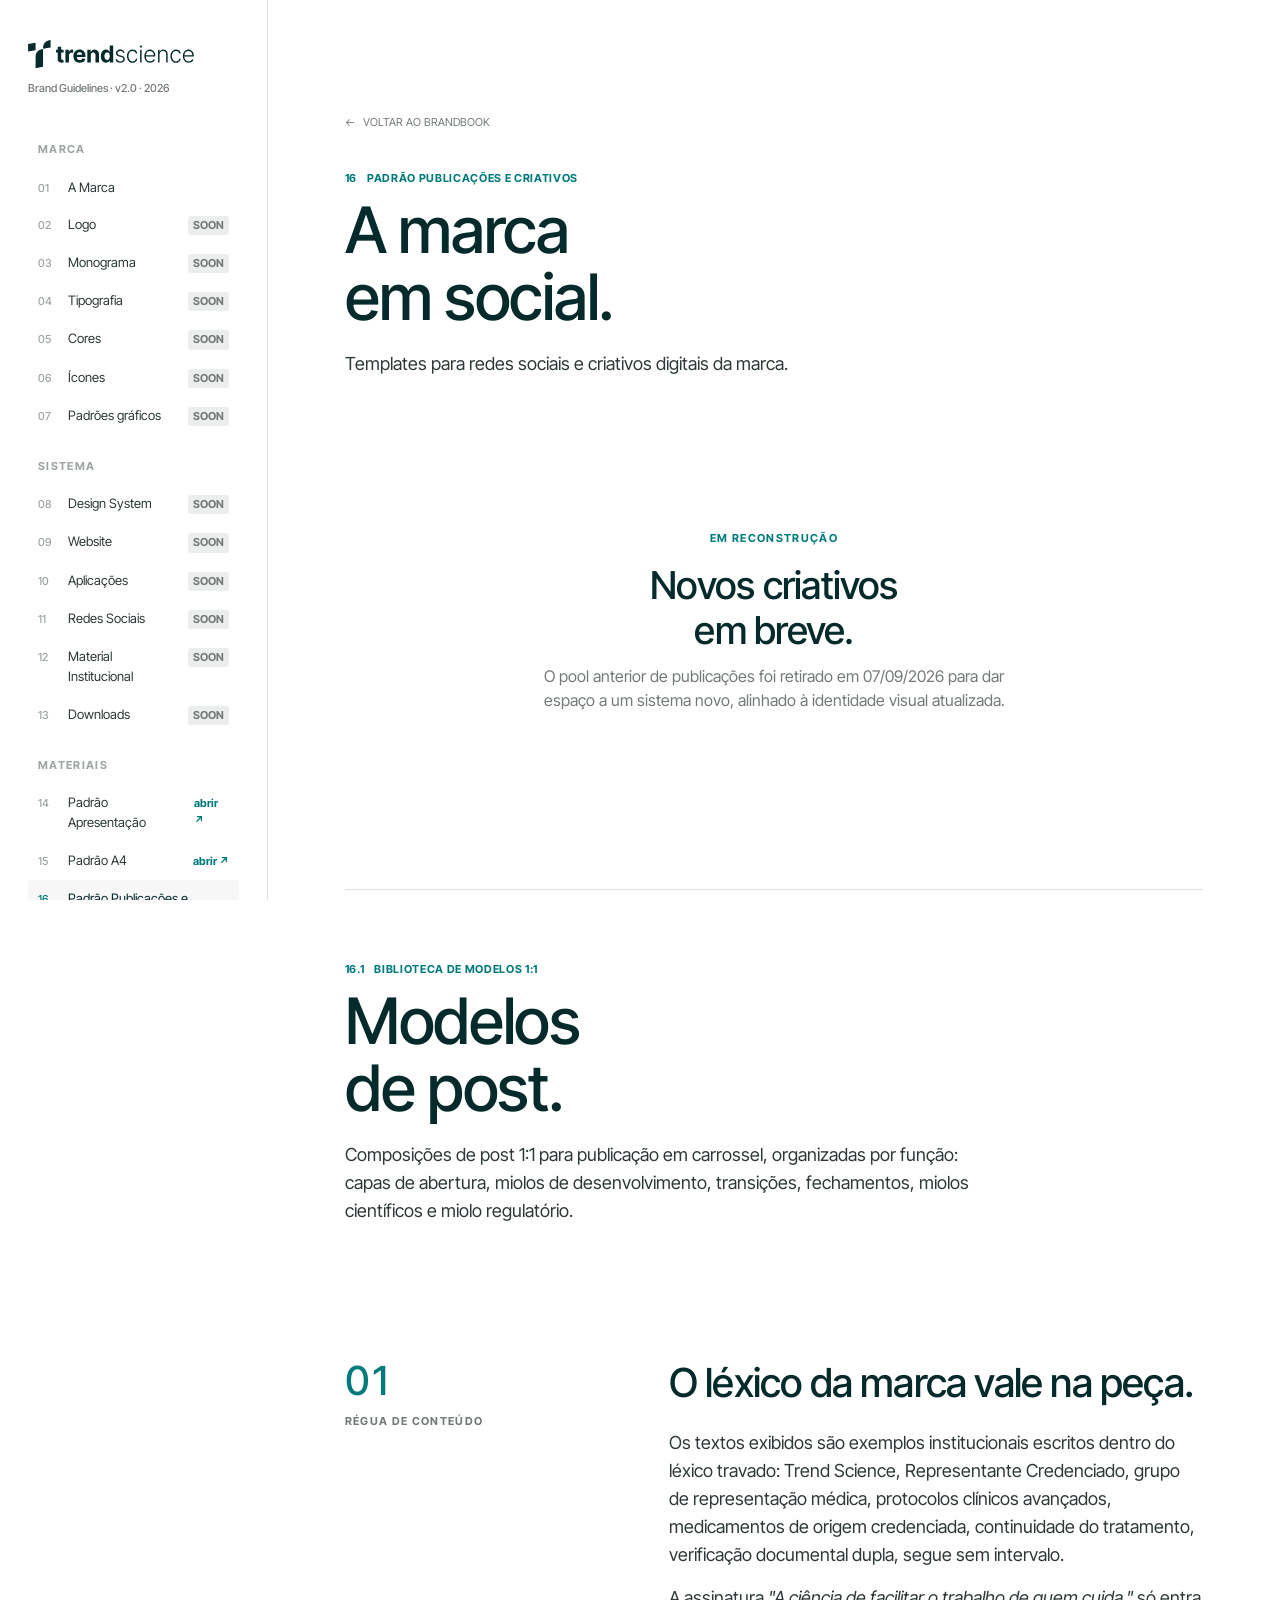
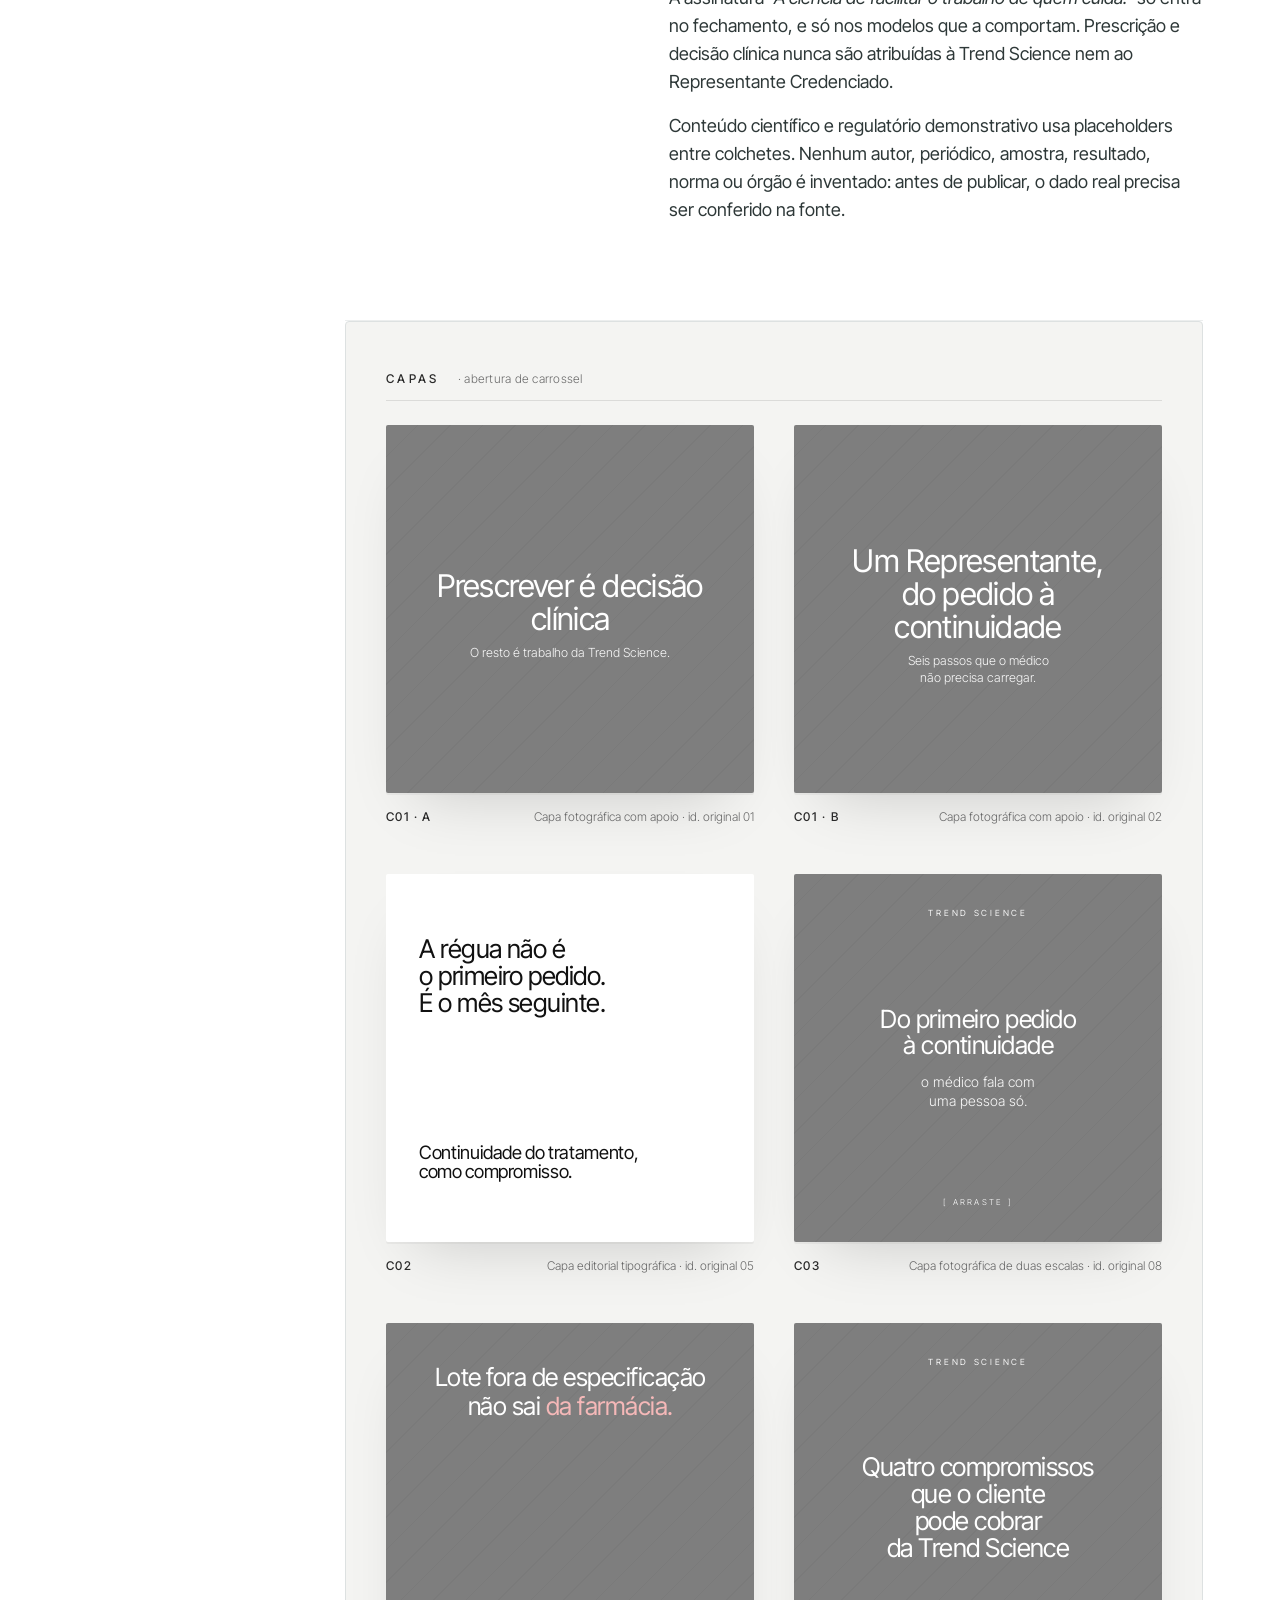
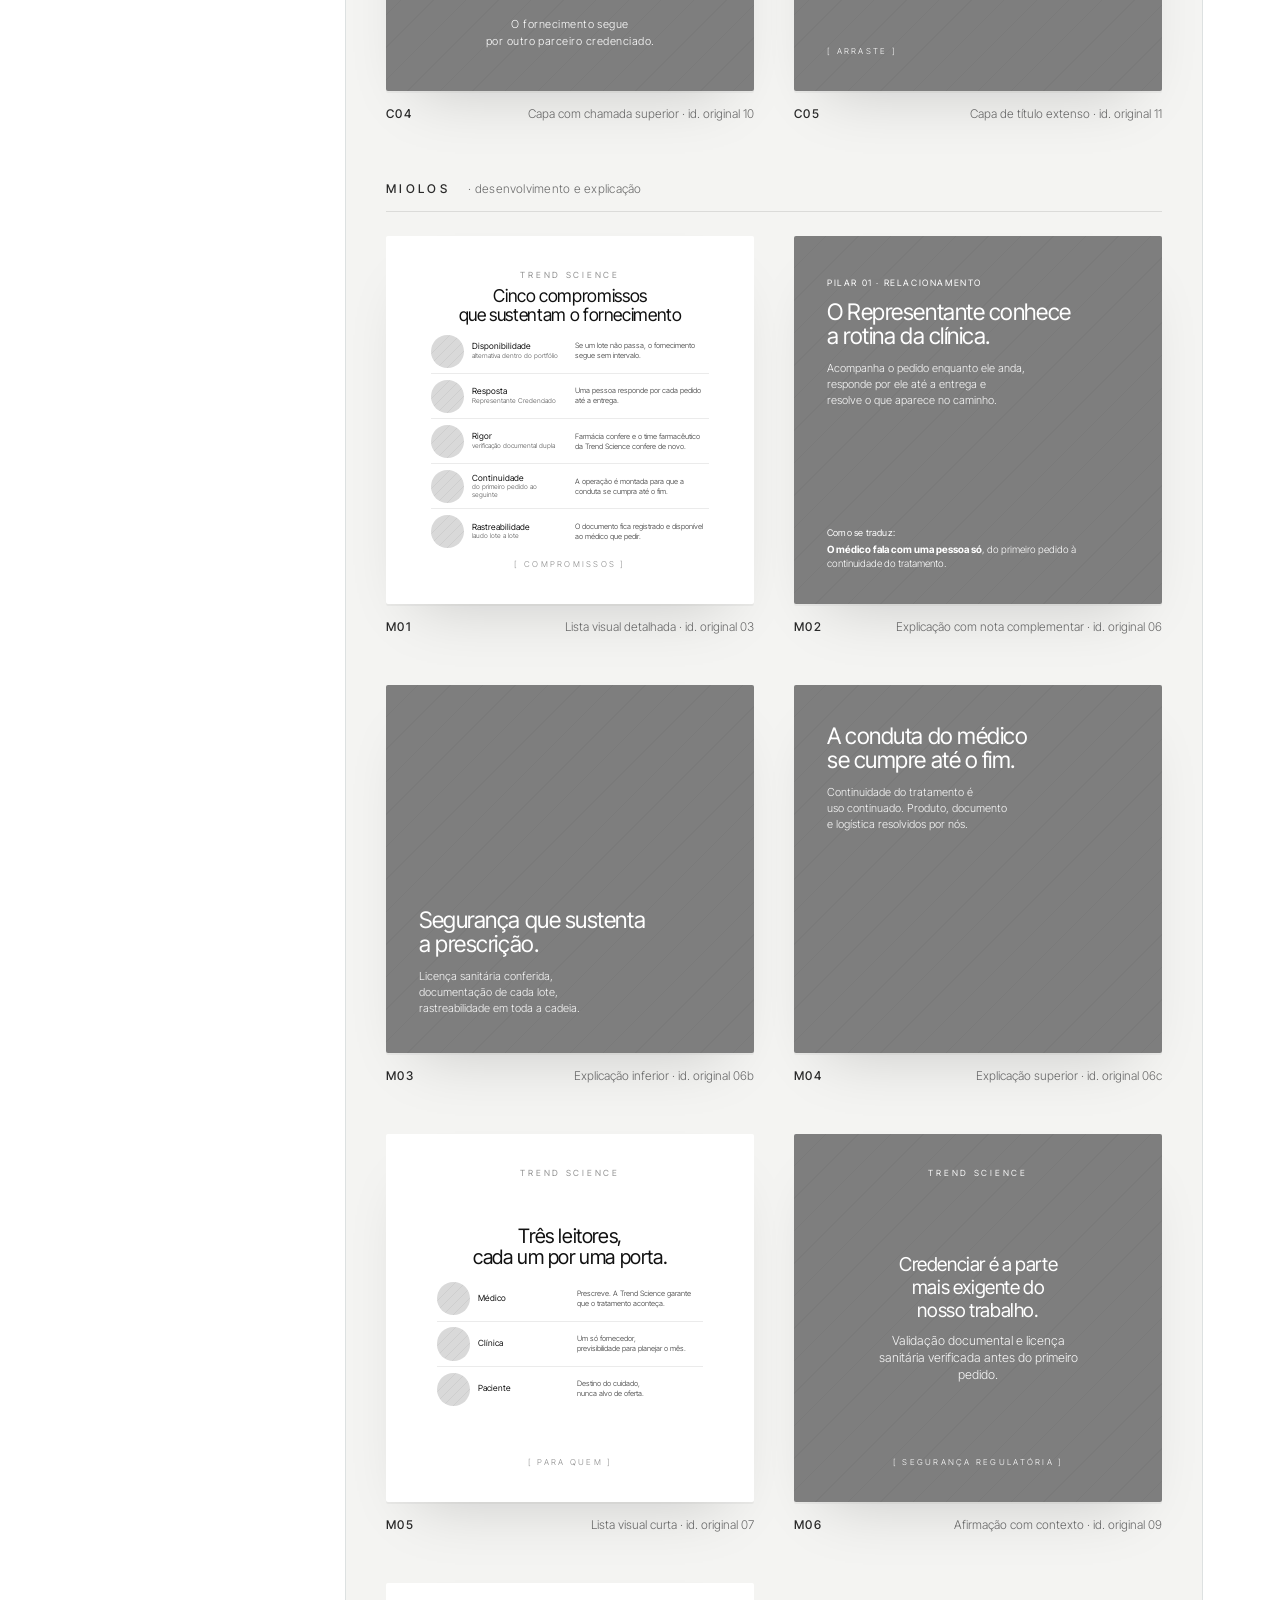
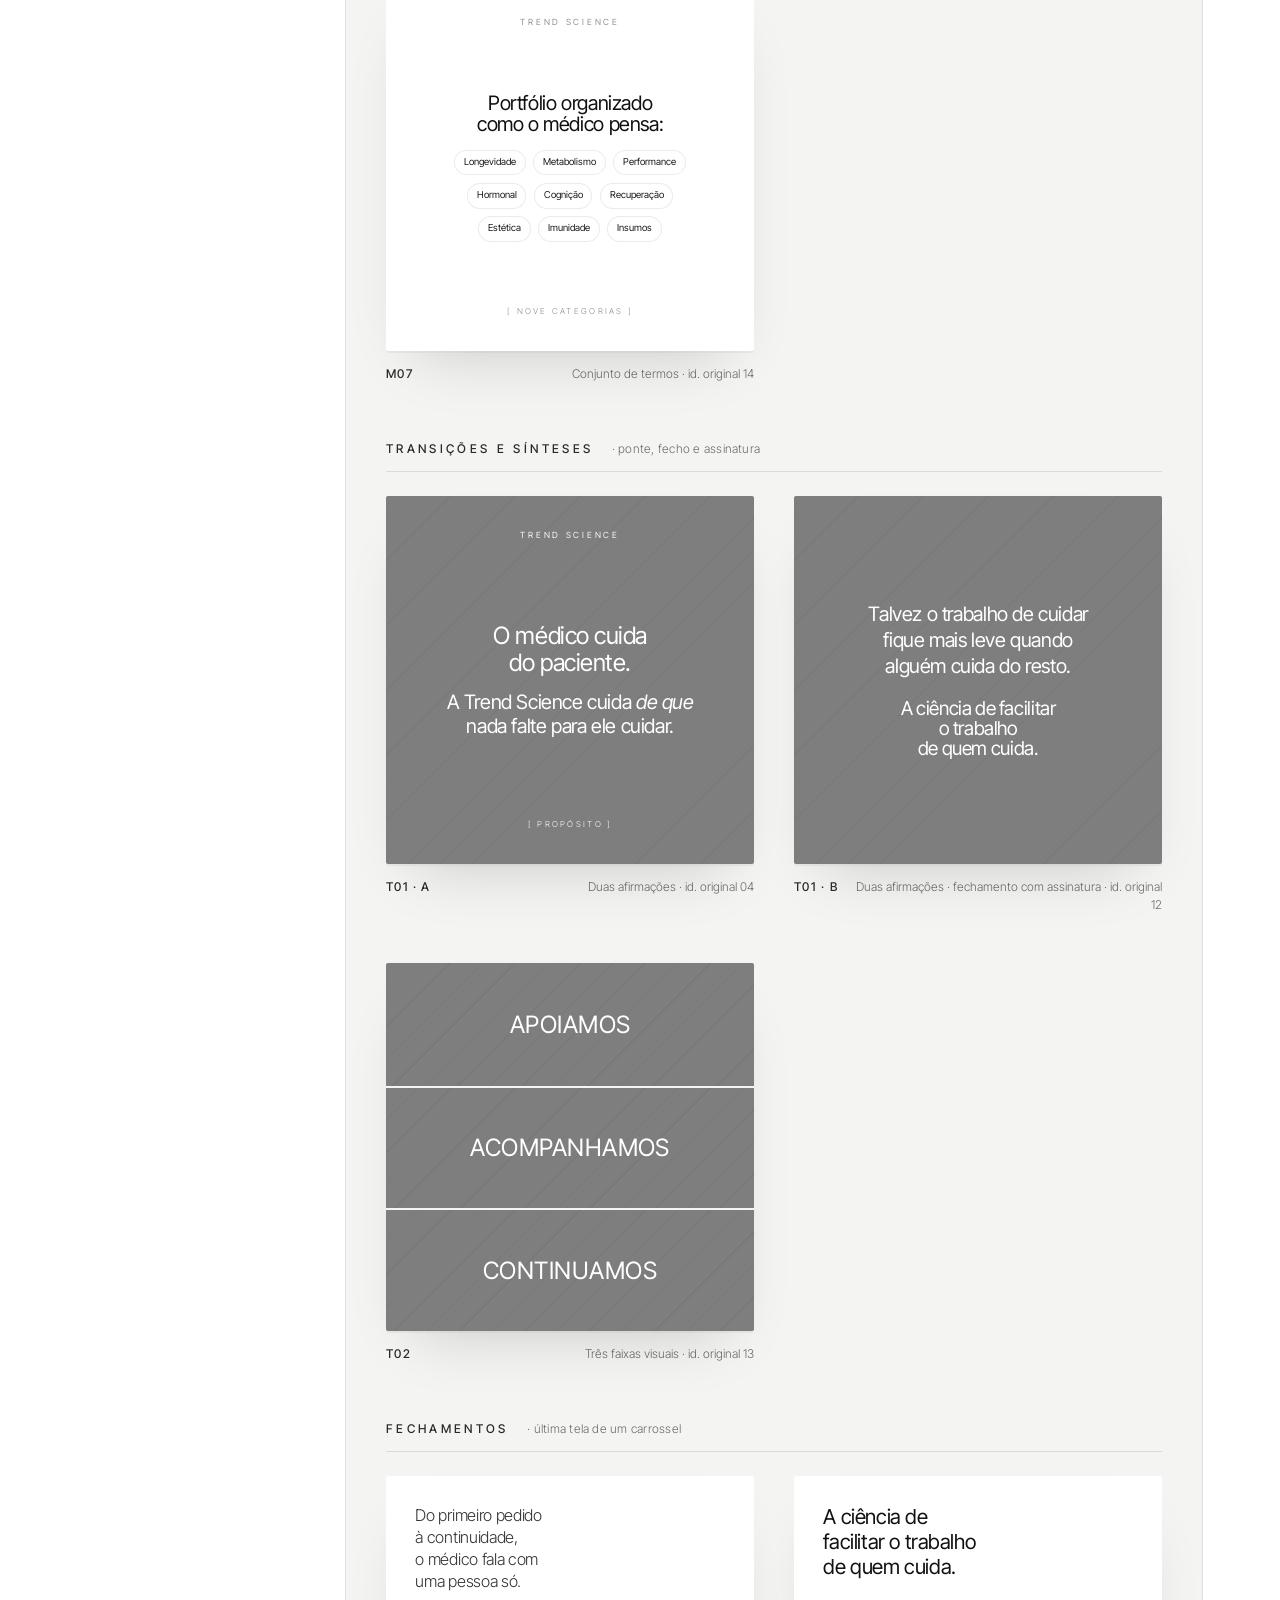
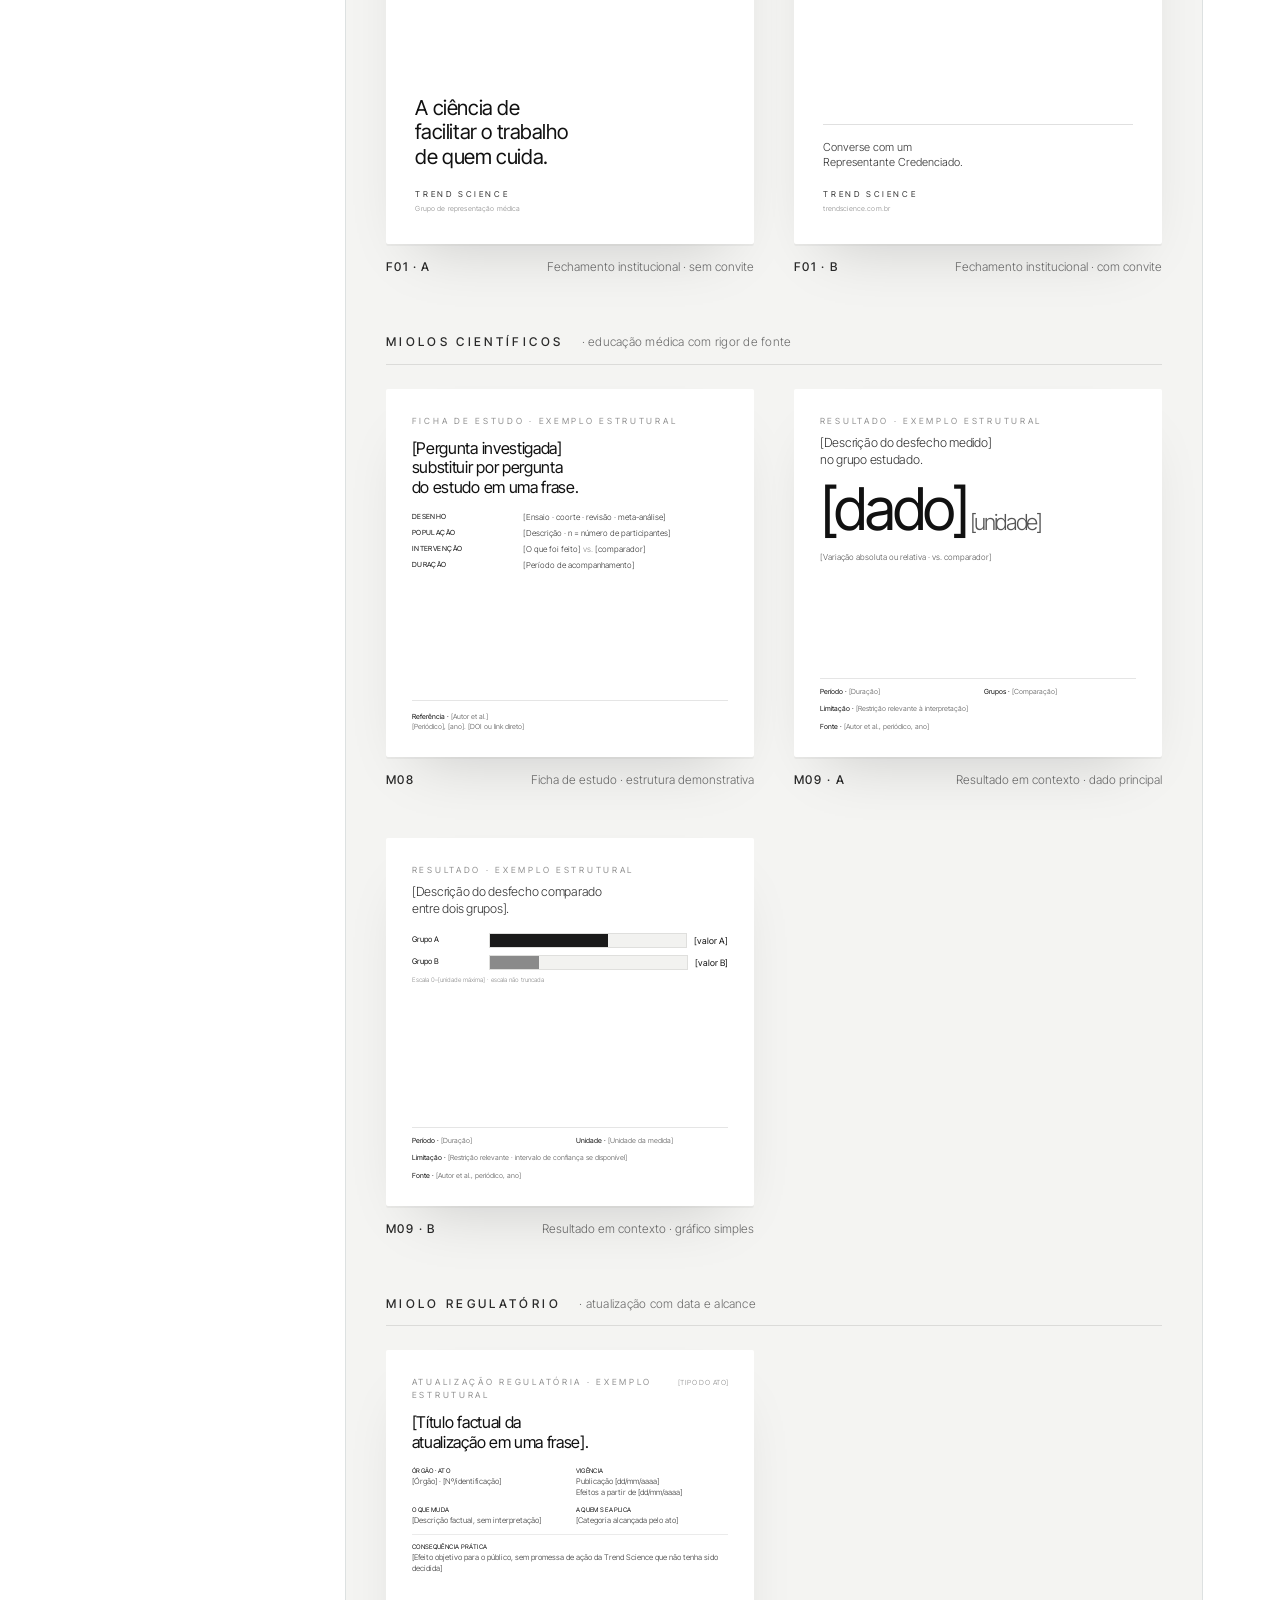
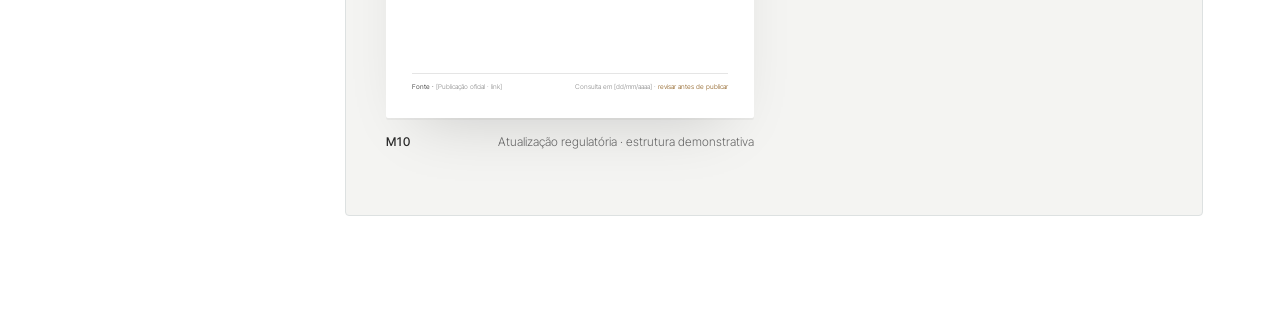
<file: Padrão Publicações e Criativos.html>
<!DOCTYPE html>
<html lang="pt-br">
<head>
<meta charset="utf-8">
<meta name="viewport" content="width=device-width, initial-scale=1">
<title>Trendscience. — Padrão Publicações e Criativos</title>
<link rel="icon" type="image/svg+xml" href="assets/logo/trendscience-icon.svg">

<link rel="preconnect" href="https://fonts.gstatic.com" crossorigin>
<link rel="preconnect" href="https://fonts.googleapis.com">
<link href="https://fonts.googleapis.com/css2?family=Inter+Tight:wght@300;400;500;600;700;800&display=swap" rel="stylesheet">

<link rel="stylesheet" href="styles.css">
<link rel="stylesheet" href="sections-visual.css">
<link rel="stylesheet" href="sections-system.css">
<link rel="stylesheet" href="section-patterns.css">
<link rel="stylesheet" href="section-icons.css">
<link rel="stylesheet" href="deck-publicacoes.css">
<link rel="stylesheet" href="deck-replicas.css">

<!-- Fraunces: usada pela regra .p-headline (sem .sans) da biblioteca de modelos -->
<link href="https://fonts.googleapis.com/css2?family=Fraunces:ital,wght@0,300;0,400;0,500;0,600;0,700;1,400;1,500;1,600&display=swap" rel="stylesheet">

<style>
  main > section { border-bottom: none; max-width: none; }
  .pa-wrap { max-width: 1400px; }
  .pa-back{
    display: inline-flex; align-items: center; gap: 8px;
    font-family: var(--font-mono);
    font-size: 11px;
    text-transform: uppercase; color: var(--text-muted);
    margin-bottom: 40px;
    transition: color var(--dur-fast) var(--ease);
  }
  .pa-back:hover{ color: var(--teal); }

  /* Divisor entre a galeria de templates e a biblioteca de modelos 1:1 */
  .pa-divider{
    margin: 96px 0 0;
    padding-top: 72px;
    border-top: 1px solid var(--gray-200);
  }
  .pa-divider .section-head{ margin-bottom: 40px; }
  #rep-lib-status{
    font-family: var(--font-sans);
    font-size: 15px;
    line-height: 1.55;
    color: var(--gray-500);
    padding: 40px;
    background: var(--gray-50, #f7f8f8);
    border: 1px solid var(--gray-200);
    border-radius: 4px;
  }
</style>
</head>
<body>

<!-- SVG SYMBOLS oficiais -->
<svg width="0" height="0" style="position:absolute" aria-hidden="true">
  <defs>
    <symbol id="ts-mono" viewBox="0 0 475 594">
      <path d="M316.439 565.979L158.73 593.762L159.634 336.545C159.91 258.383 232.339 189.761 316.405 187.533L316.446 565.979H316.439Z" fill="currentColor"/>
      <path d="M158.081 213.992L0.0206922 241.954L0 83.9207L158.109 56.1173L158.081 213.992Z" fill="currentColor"/>
      <path d="M317.94 185.809C306.201 101.054 360.221 22.7821 443.852 5.66966L475.001 0L474.966 158.192L317.94 185.816V185.809Z" fill="currentColor"/>
    </symbol>
    <symbol id="ts-wordmark" viewBox="0 0 678 114">
      <path fill="currentColor" d="M60.6596 108.495L30.4277 113.821L30.6009 64.5135C30.6538 49.5305 44.5381 36.376 60.653 35.949L60.6609 108.495H60.6596Z"/>
      <path fill="currentColor" d="M30.3032 41.0209L0.00396656 46.381L0 16.0871L30.3085 10.7573L30.3032 41.0209Z"/>
      <path fill="currentColor" d="M60.947 35.6184C58.6967 19.3714 69.0521 4.36719 85.0836 1.08684L91.0546 0L91.048 30.3244L60.947 35.6197V35.6184Z"/>
      <path fill="currentColor" d="M648.55 91.7863C643.771 91.7863 639.637 90.675 636.148 88.4525C632.658 86.2077 629.958 83.1072 628.047 79.1511C626.157 75.1727 625.213 70.5943 625.213 65.4157C625.213 60.2594 626.157 55.6809 628.047 51.6803C629.958 47.6575 632.592 44.5126 635.948 42.2456C639.326 39.9564 643.227 38.8118 647.65 38.8118C650.428 38.8118 653.106 39.323 655.684 40.3453C658.262 41.3455 660.574 42.8901 662.618 44.9793C664.685 47.0463 666.319 49.6578 667.519 52.8138C668.719 55.9476 669.319 59.6593 669.319 63.9488V66.8826H629.314V61.6485H663.252C663.252 58.3591 662.585 55.4031 661.252 52.7805C659.94 50.1357 658.107 48.0465 655.751 46.5129C653.417 44.9793 650.717 44.2126 647.65 44.2126C644.405 44.2126 641.549 45.0794 639.082 46.813C636.615 48.5465 634.681 50.8358 633.281 53.6806C631.903 56.5255 631.203 59.6371 631.18 63.0154V66.1491C631.18 70.2164 631.881 73.7725 633.281 76.8174C634.703 79.8401 636.715 82.1849 639.315 83.8518C641.915 85.5187 644.994 86.3521 648.55 86.3521C650.972 86.3521 653.095 85.9743 654.917 85.2186C656.762 84.463 658.307 83.4517 659.551 82.1849C660.818 80.8958 661.774 79.4845 662.418 77.9509L668.053 79.7845C667.275 81.9404 665.997 83.9296 664.219 85.7521C662.463 87.5745 660.263 89.0414 657.618 90.1527C654.995 91.2418 651.972 91.7863 648.55 91.7863Z"/>
      <path fill="currentColor" d="M597.473 91.7863C592.894 91.7863 588.905 90.6417 585.504 88.3524C582.126 86.0632 579.503 82.9294 577.636 78.951C575.769 74.9727 574.836 70.4387 574.836 65.349C574.836 60.2149 575.78 55.6476 577.67 51.647C579.581 47.6464 582.226 44.5126 585.604 42.2456C588.982 39.9564 592.905 38.8118 597.373 38.8118C600.795 38.8118 603.896 39.4785 606.674 40.8121C609.452 42.1234 611.741 43.9792 613.542 46.3796C615.364 48.7577 616.509 51.5359 616.976 54.7141H610.975C610.352 51.8248 608.852 49.3578 606.474 47.313C604.118 45.2461 601.118 44.2126 597.473 44.2126C594.205 44.2126 591.316 45.1016 588.805 46.8796C586.293 48.6354 584.326 51.0914 582.904 54.2474C581.504 57.3812 580.803 61.0151 580.803 65.149C580.803 69.3052 581.492 72.9835 582.87 76.184C584.248 79.3622 586.182 81.8515 588.671 83.6517C591.183 85.452 594.117 86.3521 597.473 86.3521C599.74 86.3521 601.807 85.9299 603.674 85.0853C605.563 84.2185 607.141 82.9961 608.408 81.4181C609.697 79.8401 610.563 77.962 611.008 75.7839H617.009C616.564 78.8733 615.464 81.6292 613.708 84.0518C611.975 86.4522 609.719 88.3413 606.941 89.7193C604.185 91.0973 601.029 91.7863 597.473 91.7863Z"/>
      <path fill="currentColor" d="M530.913 58.7147V90.7194H524.979V39.5119H530.746V47.5464H531.279C532.48 44.9238 534.347 42.8235 536.88 41.2454C539.436 39.6452 542.592 38.8451 546.348 38.8451C549.793 38.8451 552.816 39.5674 555.416 41.0121C558.039 42.4345 560.073 44.5348 561.517 47.313C562.984 50.0912 563.718 53.5028 563.718 57.5479V90.7194H557.783V57.9146C557.783 53.714 556.605 50.3912 554.25 47.9464C551.916 45.5016 548.782 44.2792 544.848 44.2792C542.159 44.2792 539.77 44.8571 537.68 46.0128C535.591 47.1685 533.935 48.8355 532.713 51.0136C531.513 53.1694 530.913 55.7365 530.913 58.7147Z"/>
      <path fill="currentColor" d="M493.009 91.7863C488.23 91.7863 484.096 90.675 480.607 88.4525C477.117 86.2077 474.417 83.1072 472.506 79.1511C470.616 75.1727 469.672 70.5943 469.672 65.4157C469.672 60.2594 470.616 55.6809 472.506 51.6803C474.417 47.6575 477.051 44.5126 480.407 42.2456C483.785 39.9564 487.686 38.8118 492.109 38.8118C494.887 38.8118 497.565 39.323 500.143 40.3453C502.721 41.3455 505.033 42.8901 507.077 44.9793C509.144 47.0463 510.778 49.6578 511.978 52.8138C513.178 55.9476 513.778 59.6593 513.778 63.9488V66.8826H473.772V61.6485H507.711C507.711 58.3591 507.044 55.4031 505.711 52.7805C504.399 50.1357 502.566 48.0465 500.21 46.5129C497.876 44.9793 495.176 44.2126 492.109 44.2126C488.864 44.2126 486.008 45.0794 483.541 46.813C481.074 48.5465 479.14 50.8358 477.74 53.6806C476.362 56.5255 475.662 59.6371 475.639 63.0154V66.1491C475.639 70.2164 476.34 73.7725 477.74 76.8174C479.162 79.8401 481.174 82.1849 483.774 83.8518C486.374 85.5187 489.453 86.3521 493.009 86.3521C495.431 86.3521 497.554 85.9743 499.376 85.2186C501.221 84.463 502.766 83.4517 504.01 82.1849C505.277 80.8958 506.233 79.4845 506.877 77.9509L512.512 79.7845C511.734 81.9404 510.456 83.9296 508.678 85.7521C506.922 87.5745 504.722 89.0414 502.077 90.1527C499.454 91.2418 496.431 91.7863 493.009 91.7863Z"/>
      <path fill="currentColor" d="M452.521 90.7194V39.5118H458.489V90.7194H452.521ZM455.555 30.7105C454.333 30.7105 453.288 30.2993 452.421 29.477C451.554 28.6324 451.121 27.6212 451.121 26.4432C451.121 25.2653 451.554 24.2651 452.421 23.4428C453.288 22.5982 454.333 22.1759 455.555 22.1759C456.777 22.1759 457.822 22.5982 458.689 23.4428C459.556 24.2651 459.989 25.2653 459.989 26.4432C459.989 27.6212 459.556 28.6324 458.689 29.477C457.822 30.2993 456.777 30.7105 455.555 30.7105Z"/>
      <path fill="currentColor" d="M422.078 91.7863C417.5 91.7863 413.51 90.6417 410.11 88.3524C406.731 86.0632 404.109 82.9294 402.242 78.951C400.375 74.9727 399.441 70.4387 399.441 65.349C399.441 60.2149 400.386 55.6476 402.275 51.647C404.187 47.6464 406.831 44.5126 410.21 42.2456C413.588 39.9564 417.511 38.8118 421.978 38.8118C425.401 38.8118 428.501 39.4785 431.279 40.8121C434.058 42.1234 436.347 43.9792 438.147 46.3796C439.97 48.7577 441.114 51.5359 441.581 54.7141H435.58C434.958 51.8248 433.458 49.3578 431.079 47.313C428.724 45.2461 425.723 44.2126 422.078 44.2126C418.811 44.2126 415.922 45.1016 413.41 46.8796C410.899 48.6354 408.932 51.0914 407.509 54.2474C406.109 57.3812 405.409 61.0151 405.409 65.149C405.409 69.3052 406.098 72.9835 407.476 76.184C408.854 79.3622 410.788 81.8515 413.277 83.6517C415.788 85.452 418.722 86.3521 422.078 86.3521C424.345 86.3521 426.412 85.9299 428.279 85.0853C430.168 84.2185 431.746 82.9961 433.013 81.4181C434.302 79.8401 435.169 77.962 435.613 75.7839H441.614C441.17 78.8733 440.07 81.6292 438.314 84.0518C436.58 86.4522 434.324 88.3413 431.546 89.7193C428.79 91.0973 425.634 91.7863 422.078 91.7863Z"/>
      <path fill="currentColor" d="M390.228 50.7469L384.793 52.2804C384.26 50.7469 383.504 49.3578 382.526 48.1131C381.549 46.8685 380.271 45.8795 378.693 45.146C377.137 44.4126 375.203 44.0459 372.892 44.0459C369.425 44.0459 366.58 44.8682 364.357 46.5129C362.135 48.1576 361.023 50.2801 361.023 52.8805C361.023 55.0808 361.779 56.87 363.29 58.248C364.824 59.6037 367.18 60.6817 370.358 61.4818L378.092 63.3821C382.382 64.4267 385.594 66.0825 387.727 68.3495C389.883 70.6165 390.961 73.4613 390.961 76.8841C390.961 79.7734 390.161 82.3404 388.561 84.5852C386.96 86.83 384.727 88.5969 381.86 89.886C379.015 91.1529 375.714 91.7863 371.958 91.7863C366.957 91.7863 362.835 90.6639 359.59 88.4191C356.345 86.1521 354.267 82.885 353.355 78.6177L359.056 77.2175C359.79 80.2623 361.223 82.5627 363.357 84.1185C365.513 85.6743 368.347 86.4522 371.858 86.4522C375.792 86.4522 378.937 85.5743 381.293 83.8184C383.649 82.0404 384.827 79.8178 384.827 77.1508C384.827 75.0838 384.138 73.3502 382.76 71.95C381.382 70.5276 379.293 69.483 376.492 68.8162L368.124 66.8159C363.679 65.7491 360.39 64.06 358.256 61.7485C356.123 59.437 355.056 56.57 355.056 53.1472C355.056 50.3246 355.822 47.8464 357.356 45.7128C358.89 43.5569 361.001 41.8678 363.69 40.6454C366.38 39.423 369.447 38.8118 372.892 38.8118C377.581 38.8118 381.326 39.8786 384.127 42.0122C386.949 44.1237 388.983 47.0352 390.228 50.7469Z"/>
      <path fill="currentColor" d="M314.719 91.5529C310.829 91.5529 307.307 90.5527 304.151 88.5524C301.017 86.5299 298.528 83.5628 296.683 79.6511C294.86 75.7172 293.949 70.8942 293.949 65.1823C293.949 59.3148 294.894 54.4363 296.783 50.5468C298.672 46.6351 301.184 43.7124 304.317 41.7788C307.473 39.823 310.93 38.8451 314.686 38.8451C317.553 38.8451 319.942 39.334 321.853 40.3119C323.787 41.2676 325.343 42.4678 326.521 43.9125C327.721 45.3349 328.632 46.7351 329.254 48.1131H329.688V22.4426H343.857V90.7194H329.855V82.5182H329.254C328.588 83.9406 327.643 85.352 326.421 86.7522C325.221 88.1301 323.654 89.2747 321.72 90.186C319.809 91.0972 317.475 91.5529 314.719 91.5529ZM319.22 80.2512C321.509 80.2512 323.442 79.6289 325.02 78.3843C326.621 77.1174 327.843 75.3505 328.688 73.0835C329.554 70.8165 329.988 68.1605 329.988 65.1156C329.988 62.0707 329.566 59.4259 328.721 57.1811C327.876 54.9363 326.654 53.2027 325.054 51.9803C323.454 50.7579 321.509 50.1467 319.22 50.1467C316.886 50.1467 314.919 50.7802 313.319 52.047C311.719 53.3139 310.507 55.0697 309.685 57.3145C308.863 59.5592 308.451 62.1596 308.451 65.1156C308.451 68.0938 308.863 70.7276 309.685 73.0168C310.529 75.2838 311.741 77.0618 313.319 78.3509C314.919 79.6178 316.886 80.2512 319.22 80.2512Z"/>
      <path fill="currentColor" d="M253.53 61.1151V90.7194H239.328V39.5119H252.863V48.5465H253.464C254.597 45.5683 256.497 43.2124 259.164 41.4788C261.831 39.723 265.065 38.8451 268.866 38.8451C272.422 38.8451 275.522 39.623 278.167 41.1788C280.812 42.7346 282.868 44.9571 284.335 47.8464C285.802 50.7135 286.535 54.1362 286.535 58.1146V90.7194H272.333V60.6483C272.355 57.5145 271.555 55.0697 269.933 53.3139C268.31 51.5359 266.077 50.6468 263.232 50.6468C261.32 50.6468 259.631 51.058 258.164 51.8804C256.72 52.7027 255.586 53.9029 254.764 55.4809C253.964 57.0367 253.552 58.9147 253.53 61.1151Z"/>
      <path fill="currentColor" d="M208.431 91.7196C203.164 91.7196 198.63 90.6528 194.829 88.5191C191.051 86.3632 188.139 83.3183 186.094 79.3844C184.05 75.4283 183.027 70.7498 183.027 65.349C183.027 60.0816 184.05 55.4587 186.094 51.4803C188.139 47.5019 191.017 44.4015 194.729 42.1789C198.463 39.9564 202.841 38.8451 207.864 38.8451C211.243 38.8451 214.388 39.3896 217.299 40.4787C220.233 41.5455 222.789 43.1568 224.967 45.3127C227.167 47.4686 228.879 50.1801 230.101 53.4473C231.323 56.6922 231.935 60.4927 231.935 64.8489V68.7495H188.695V59.9482H218.566C218.566 57.9035 218.121 56.0921 217.232 54.5141C216.343 52.9361 215.11 51.7026 213.532 50.8135C211.976 49.9023 210.165 49.4467 208.098 49.4467C205.942 49.4467 204.03 49.9467 202.364 50.9469C200.719 51.9248 199.43 53.2472 198.496 54.9141C197.563 56.5588 197.085 58.3924 197.063 60.415V68.7829C197.063 71.3166 197.529 73.5058 198.463 75.3505C199.419 77.1952 200.763 78.6177 202.497 79.6178C204.23 80.618 206.286 81.118 208.664 81.118C210.242 81.118 211.687 80.8958 212.998 80.4513C214.31 80.0067 215.432 79.34 216.366 78.451C217.299 77.5619 218.01 76.4729 218.499 75.1838L231.635 76.0506C230.968 79.2066 229.601 81.9626 227.534 84.3185C225.489 86.6522 222.844 88.4747 219.599 89.786C216.377 91.0751 212.654 91.7196 208.431 91.7196Z"/>
      <path fill="currentColor" d="M150.943 90.7195V39.5119H164.712V48.4465H165.245C166.179 45.2683 167.746 42.8679 169.946 41.2455C172.147 39.6008 174.68 38.7784 177.547 38.7784C178.259 38.7784 179.025 38.8229 179.848 38.9118C180.670 39.0007 181.392 39.1229 182.015 39.2785V51.8804C181.348 51.6804 180.426 51.5026 179.248 51.347C178.070 51.1914 176.992 51.1136 176.014 51.1136C173.925 51.1136 172.058 51.5692 170.413 52.4805C168.790 53.3695 167.501 54.6141 166.546 56.2144C165.612 57.8146 165.145 59.6593 165.145 61.7485V90.7195H150.943Z"/>
      <path fill="currentColor" d="M143.568 39.5118V50.18H112.73V39.5118H143.568ZM119.732 27.2433H133.934V74.9837C133.934 76.295 134.134 77.3174 134.534 78.0508C134.934 78.762 135.489 79.2621 136.201 79.551C136.934 79.84 137.779 79.9844 138.734 79.9844C139.401 79.9844 140.068 79.9289 140.735 79.8177C141.401 79.6844 141.913 79.5844 142.268 79.5177L144.502 90.0859C143.791 90.3082 142.790 90.5638 141.501 90.8527C140.212 91.1639 138.645 91.3528 136.801 91.4195C133.378 91.5528 130.378 91.0972 127.799 90.0526C125.243 89.008 123.254 87.3855 121.832 85.1852C120.409 82.9849 119.709 80.2067 119.732 76.8506V27.2433Z"/>
    </symbol>

    <!-- ÍCONES LUCIDE OFICIAIS -->
    <symbol id="ico-stethoscope" viewBox="0 0 24 24" fill="none" stroke="currentColor" stroke-width="2" stroke-linecap="round" stroke-linejoin="round"><path d="M11 2v2"/><path d="M5 2v2"/><path d="M5 3H4a2 2 0 0 0-2 2v4a6 6 0 0 0 12 0V5a2 2 0 0 0-2-2h-1"/><path d="M8 15a6 6 0 0 0 12 0v-3"/><circle cx="20" cy="10" r="2"/></symbol>
    <symbol id="ico-pill" viewBox="0 0 24 24" fill="none" stroke="currentColor" stroke-width="2" stroke-linecap="round" stroke-linejoin="round"><path d="m10.5 20.5 10-10a4.95 4.95 0 1 0-7-7l-10 10a4.95 4.95 0 1 0 7 7Z"/><path d="m8.5 8.5 7 7"/></symbol>
    <symbol id="ico-file-text" viewBox="0 0 24 24" fill="none" stroke="currentColor" stroke-width="2" stroke-linecap="round" stroke-linejoin="round"><path d="M15 2H6a2 2 0 0 0-2 2v16a2 2 0 0 0 2 2h12a2 2 0 0 0 2-2V7Z"/><path d="M14 2v4a2 2 0 0 0 2 2h4"/><path d="M10 9H8"/><path d="M16 13H8"/><path d="M16 17H8"/></symbol>
    <symbol id="ico-activity" viewBox="0 0 24 24" fill="none" stroke="currentColor" stroke-width="2" stroke-linecap="round" stroke-linejoin="round"><path d="M22 12h-2.48a2 2 0 0 0-1.93 1.46l-2.35 8.36a.5.5 0 0 1-.96 0L9.68 3.18a.5.5 0 0 0-.96 0l-2.35 8.36A2 2 0 0 1 4.44 13H2"/></symbol>
    <symbol id="ico-heart-pulse" viewBox="0 0 24 24" fill="none" stroke="currentColor" stroke-width="2" stroke-linecap="round" stroke-linejoin="round"><path d="M19 14c1.49-1.46 3-3.21 3-5.5A5.5 5.5 0 0 0 16.5 3c-1.76 0-3 .5-4.5 2-1.5-1.5-2.74-2-4.5-2A5.5 5.5 0 0 0 2 8.5c0 2.3 1.5 4.05 3 5.5l7 7Z"/><path d="M3.22 12H9.5l.5-1 2 4.5 2-7 1.5 3.5h5.27"/></symbol>
    <symbol id="ico-trending-up" viewBox="0 0 24 24" fill="none" stroke="currentColor" stroke-width="2" stroke-linecap="round" stroke-linejoin="round"><polyline points="22 7 13.5 15.5 8.5 10.5 2 17"/><polyline points="16 7 22 7 22 13"/></symbol>
    <symbol id="ico-database" viewBox="0 0 24 24" fill="none" stroke="currentColor" stroke-width="2" stroke-linecap="round" stroke-linejoin="round"><ellipse cx="12" cy="5" rx="9" ry="3"/><path d="M3 5V19A9 3 0 0 0 21 19V5"/><path d="M3 12A9 3 0 0 0 21 12"/></symbol>
    <symbol id="ico-shield" viewBox="0 0 24 24" fill="none" stroke="currentColor" stroke-width="2" stroke-linecap="round" stroke-linejoin="round"><path d="M20 13c0 5-3.5 7.5-8 8.5-4.5-1-8-3.5-8-8.5V6l8-3 8 3z"/></symbol>
    <symbol id="ico-users" viewBox="0 0 24 24" fill="none" stroke="currentColor" stroke-width="2" stroke-linecap="round" stroke-linejoin="round"><path d="M16 21v-2a4 4 0 0 0-4-4H6a4 4 0 0 0-4 4v2"/><circle cx="9" cy="7" r="4"/><path d="M22 21v-2a4 4 0 0 0-3-3.87"/><path d="M16 3.13a4 4 0 0 1 0 7.75"/></symbol>
    <symbol id="ico-clock" viewBox="0 0 24 24" fill="none" stroke="currentColor" stroke-width="2" stroke-linecap="round" stroke-linejoin="round"><circle cx="12" cy="12" r="10"/><polyline points="12 6 12 12 16 14"/></symbol>
    <symbol id="ico-check-circle" viewBox="0 0 24 24" fill="none" stroke="currentColor" stroke-width="2" stroke-linecap="round" stroke-linejoin="round"><path d="M22 11.08V12a10 10 0 1 1-5.93-9.14"/><path d="m9 11 3 3L22 4"/></symbol>
    <symbol id="ico-award" viewBox="0 0 24 24" fill="none" stroke="currentColor" stroke-width="2" stroke-linecap="round" stroke-linejoin="round"><path d="m15.477 12.89 1.515 8.526a.5.5 0 0 1-.81.47l-3.58-2.687a1 1 0 0 0-1.197 0l-3.586 2.686a.5.5 0 0 1-.81-.469l1.514-8.526"/><circle cx="12" cy="8" r="6"/></symbol>
    <symbol id="ico-mail" viewBox="0 0 24 24" fill="none" stroke="currentColor" stroke-width="2" stroke-linecap="round" stroke-linejoin="round"><rect width="20" height="16" x="2" y="4" rx="2"/><path d="m22 7-8.97 5.7a1.94 1.94 0 0 1-2.06 0L2 7"/></symbol>
    <symbol id="ico-layers" viewBox="0 0 24 24" fill="none" stroke="currentColor" stroke-width="2" stroke-linecap="round" stroke-linejoin="round"><path d="M12.83 2.18a2 2 0 0 0-1.66 0L2.6 6.08a1 1 0 0 0 0 1.83l8.58 3.91a2 2 0 0 0 1.66 0l8.58-3.9a1 1 0 0 0 0-1.83Z"/><path d="M2 12a1 1 0 0 0 .58.91l8.6 3.91a2 2 0 0 0 1.65 0l8.58-3.9A1 1 0 0 0 22 12"/><path d="M2 17a1 1 0 0 0 .58.91l8.6 3.91a2 2 0 0 0 1.65 0l8.58-3.9A1 1 0 0 0 22 17"/></symbol>
    <symbol id="ico-arrow-right" viewBox="0 0 24 24" fill="none" stroke="currentColor" stroke-width="2" stroke-linecap="round" stroke-linejoin="round"><path d="M5 12h14"/><path d="m12 5 7 7-7 7"/></symbol>
    <symbol id="ico-target" viewBox="0 0 24 24" fill="none" stroke="currentColor" stroke-width="2" stroke-linecap="round" stroke-linejoin="round"><circle cx="12" cy="12" r="10"/><circle cx="12" cy="12" r="6"/><circle cx="12" cy="12" r="2"/></symbol>
    <symbol id="ico-package" viewBox="0 0 24 24" fill="none" stroke="currentColor" stroke-width="2" stroke-linecap="round" stroke-linejoin="round"><path d="M11 21.73a2 2 0 0 0 2 0l7-4A2 2 0 0 0 21 16V8a2 2 0 0 0-1-1.73l-7-4a2 2 0 0 0-2 0l-7 4A2 2 0 0 0 3 8v8a2 2 0 0 0 1 1.73z"/><path d="M12 22V12"/><path d="m3.3 7 8.7 5 8.7-5"/><path d="m7.5 4.27 9 5.15"/></symbol>
    <symbol id="ico-microscope" viewBox="0 0 24 24" fill="none" stroke="currentColor" stroke-width="2" stroke-linecap="round" stroke-linejoin="round"><path d="M6 18h8"/><path d="M3 22h18"/><path d="M14 22a7 7 0 1 0 0-14h-1"/><path d="M9 14h.01"/><path d="M13 14h.01"/><path d="M12 6v2"/><path d="M5 14h4"/><path d="M8 2v6"/></symbol>
    <symbol id="ico-book-open" viewBox="0 0 24 24" fill="none" stroke="currentColor" stroke-width="2" stroke-linecap="round" stroke-linejoin="round"><path d="M2 3h6a4 4 0 0 1 4 4v14a3 3 0 0 0-3-3H2z"/><path d="M22 3h-6a4 4 0 0 0-4 4v14a3 3 0 0 1 3-3h7z"/></symbol>
    <symbol id="ico-lightbulb" viewBox="0 0 24 24" fill="none" stroke="currentColor" stroke-width="2" stroke-linecap="round" stroke-linejoin="round"><path d="M15 14c.2-1 .7-1.7 1.5-2.5 1-.9 1.5-2.2 1.5-3.5A6 6 0 0 0 6 8c0 1 .2 2.2 1.5 3.5.7.7 1.3 1.5 1.5 2.5"/><path d="M9 18h6"/><path d="M10 22h4"/></symbol>
    <symbol id="ico-alert-circle" viewBox="0 0 24 24" fill="none" stroke="currentColor" stroke-width="2" stroke-linecap="round" stroke-linejoin="round"><circle cx="12" cy="12" r="10"/><line x1="12" y1="8" x2="12" y2="12"/><line x1="12" y1="16" x2="12.01" y2="16"/></symbol>
    <symbol id="ico-star" viewBox="0 0 24 24" fill="none" stroke="currentColor" stroke-width="2" stroke-linecap="round" stroke-linejoin="round"><polygon points="12 2 15.09 8.26 22 9.27 17 14.14 18.18 21.02 12 17.77 5.82 21.02 7 14.14 2 9.27 8.91 8.26 12 2"/></symbol>
    <symbol id="ico-camera" viewBox="0 0 24 24" fill="none" stroke="currentColor" stroke-width="2" stroke-linecap="round" stroke-linejoin="round"><path d="M14.5 4h-5L7 7H4a2 2 0 0 0-2 2v9a2 2 0 0 0 2 2h16a2 2 0 0 0 2-2V9a2 2 0 0 0-2-2h-3l-2.5-3z"/><circle cx="12" cy="13" r="3"/></symbol>
  </defs>
</svg>


<div class="shell">

  <!-- SIDEBAR -->
  <aside class="nav" aria-label="Índice do brandbook">
    <a href="index.html#cover" class="brand" aria-label="Trendscience — início">
      <svg class="brand-logo" viewBox="0 0 678 114" aria-hidden="true"><use href="#ts-wordmark"/></svg>
      <div class="sub">Brand Guidelines · v2.0 · 2026</div>
    </a>

    <div class="group-label">Marca</div>
    <ul>
      <li><a href="index.html#a-marca"><span class="n">01</span><span>A Marca</span></a></li>
      <li><a href="index.html#logo"><span class="n">02</span><span>Logo</span><span class="badge">soon</span></a></li>
      <li><a href="index.html#monograma"><span class="n">03</span><span>Monograma</span><span class="badge">soon</span></a></li>
      <li><a href="index.html#tipografia"><span class="n">04</span><span>Tipografia</span><span class="badge">soon</span></a></li>
      <li><a href="index.html#cores"><span class="n">05</span><span>Cores</span><span class="badge">soon</span></a></li>
      <li><a href="index.html#icones"><span class="n">06</span><span>Ícones</span><span class="badge">soon</span></a></li>
      <li><a href="index.html#padroes"><span class="n">07</span><span>Padrões gráficos</span><span class="badge">soon</span></a></li>
    </ul>

    <div class="group-label">Sistema</div>
    <ul>
      <li><a href="index.html#design-system"><span class="n">08</span><span>Design System</span><span class="badge">soon</span></a></li>
      <li><a href="index.html#website"><span class="n">09</span><span>Website</span><span class="badge">soon</span></a></li>
      <li><a href="index.html#aplicacoes"><span class="n">10</span><span>Aplicações</span><span class="badge">soon</span></a></li>
      <li><a href="index.html#redes"><span class="n">11</span><span>Redes Sociais</span><span class="badge">soon</span></a></li>
      <li><a href="index.html#institucional"><span class="n">12</span><span>Material Institucional</span><span class="badge">soon</span></a></li>
      <li><a href="index.html#downloads"><span class="n">13</span><span>Downloads</span><span class="badge">soon</span></a></li>
    </ul>

    <div class="group-label">Materiais</div>
    <ul>
      <li><a href="Padrão Apresentação.html"><span class="n">14</span><span>Padrão Apresentação</span><span class="badge badge-ext">abrir ↗</span></a></li>
      <li><a href="Padrão A4.html"><span class="n">15</span><span>Padrão A4</span><span class="badge badge-ext">abrir ↗</span></a></li>
      <li><a href="Padrão Publicações e Criativos.html" class="active"><span class="n">16</span><span>Padrão Publicações e Criativos</span></a></li>
    </ul>

    <div class="foot">
      <b>Trendscience.</b><br>
      Brand Guidelines<br>
      Versão 2.0 · Jul 2026<br>
      Documento interno confidencial
    </div>
  </aside>

  <!-- MAIN -->
  <main>
    <section id="padrao-publicacoes" data-screen-label="16 Padrão Publicações e Criativos">
      <div class="pa-wrap">

        <a href="index.html" class="pa-back"><span class="arrow">←</span> Voltar ao Brandbook</a>

        <header class="section-head">
          <div class="eyebrow"><span class="num">16</span>Padrão Publicações e Criativos</div>
          <h2 class="section-title">A marca<br>em social.</h2>
          <p class="section-lead">
            Templates para redes sociais e criativos digitais da marca.
          </p>
        </header>

        <div class="pc-gallery" id="pc-gallery"></div>

        <!-- ==================================================
             BIBLIOTECA DE MODELOS 1:1 · publicação em carrossel
             Fonte: pub_padrao/Replicas_v2.html
             ================================================== -->
        <div class="pa-divider">

          <header class="section-head">
            <div class="eyebrow"><span class="num">16.1</span>Biblioteca de modelos 1:1</div>
            <h2 class="section-title">Modelos<br>de post.</h2>
            <p class="section-lead">
              Composições de post 1:1 para publicação em carrossel, organizadas
              por função: capas de abertura, miolos de desenvolvimento,
              transições, fechamentos, miolos científicos e miolo regulatório.
            </p>
          </header>

          <div class="two-col">
            <div class="label"><span class="idx">01</span>Régua de conteúdo</div>
            <div class="body">
              <h3>O léxico da marca vale na peça.</h3>
              <p>
                Os textos exibidos são exemplos institucionais escritos dentro
                do léxico travado: Trend Science, Representante Credenciado,
                grupo de representação médica, protocolos clínicos avançados,
                medicamentos de origem credenciada, continuidade do tratamento,
                verificação documental dupla, segue sem intervalo.
              </p>
              <p>
                A assinatura <em>"A ciência de facilitar o trabalho de quem
                cuida."</em> só entra no fechamento, e só nos modelos que a
                comportam. Prescrição e decisão clínica nunca são atribuídas à
                Trend Science nem ao Representante Credenciado.
              </p>
              <p>
                Conteúdo científico e regulatório demonstrativo usa placeholders
                entre colchetes. Nenhum autor, periódico, amostra, resultado,
                norma ou órgão é inventado: antes de publicar, o dado real
                precisa ser conferido na fonte.
              </p>
            </div>
          </div>

          <div id="rep-lib" class="rep-lib">
            <div id="rep-lib-status">Carregando a biblioteca de modelos…</div>
          </div>

        </div>

      </div>
    </section>
  </main>
</div>

<script src="templates-publicacoes.js"></script>
<script src="js/biblioteca-modelos.js"></script>

<!-- ==================================================
     VIEWER (fullscreen modal)
     ================================================== -->
<div class="pc-viewer" id="pc-viewer" role="dialog" aria-modal="true" aria-hidden="true">
  <div class="chrome">
    <div><span class="code" id="pc-code">FEED-01</span> · <span id="pc-fn">Template</span></div>
    <button class="close" id="pc-close" aria-label="Fechar">Fechar · ESC</button>
  </div>
  <button class="nav-btn prev" id="pc-prev" aria-label="Anterior">‹</button>
  <div class="stage" id="pc-stage"></div>
  <button class="nav-btn next" id="pc-next" aria-label="Próximo">›</button>
  <div class="carr-dots" id="pc-carr-dots" style="display:none"></div>
  <div class="carr-nav" id="pc-carr-nav" style="display:none">
    <span>← →</span><span>Navegar carrossel</span>
  </div>
  <div class="counter" id="pc-counter">01 / 40</div>
</div>

<script>
(function(){
  const templates = window.__pcTemplates || [];
  const gallery = document.getElementById('pc-gallery');
  const viewer = document.getElementById('pc-viewer');
  const stage = document.getElementById('pc-stage');
  const codeEl = document.getElementById('pc-code');
  const fnEl = document.getElementById('pc-fn');
  const counterEl = document.getElementById('pc-counter');
  const carrDots = document.getElementById('pc-carr-dots');
  const carrNav = document.getElementById('pc-carr-nav');
  const totalPad = String(templates.length).padStart(2,'0');

  // Placeholder "em reconstrução" quando o pool está vazio
  if (templates.length === 0 && gallery) {
    gallery.innerHTML = `
      <div class="gallery-empty" style="grid-column:1/-1;padding:80px 40px;text-align:center;">
        <div style="font-family:var(--font-sans);font-size:11px;font-weight:700;text-transform:uppercase;letter-spacing:0.12em;color:var(--teal);margin-bottom:16px;">Em reconstrução</div>
        <h3 style="font-family:var(--font-sans);font-size:clamp(28px,3vw,40px);font-weight:500;letter-spacing:-0.02em;color:var(--ink);margin:0 0 12px;line-height:1.15;">Novos criativos<br>em breve.</h3>
        <p style="font-family:var(--font-sans);font-size:16px;line-height:1.55;color:var(--gray-500);max-width:52ch;margin:0 auto;">
          O pool anterior de publicações foi retirado em 07/09/2026 para dar
          espaço a um sistema novo, alinhado à identidade visual atualizada.
        </p>
      </div>
    `;
    return;
  }

  // Dimensões nativas por formato
  const FORMAT_DIMS = {
    'feed':      { w: 1080, h: 1350, label: 'FEED · 4:5' },
    'story':     { w: 1080, h: 1920, label: 'STORY · 9:16' },
    'carr':      { w: 1080, h: 1350, label: 'CARROSSEL' },
    'lin-h':     { w: 1200, h: 627,  label: 'LINKEDIN · 1200×627' },
    'lin-pdf':   { w: 1080, h: 1350, label: 'LINKEDIN PDF' },
    'highlight': { w: 1080, h: 1920, label: 'HIGHLIGHT · 9:16' }
  };

  // Popular galeria
  templates.forEach((tpl, i) => {
    const dim = FORMAT_DIMS[tpl.fmt];
    const tile = document.createElement('button');
    tile.className = 'pc-tile is-' + tpl.fmt;
    tile.type = 'button';
    tile.dataset.idx = i;
    tile.dataset.fmt = tpl.fmt;
    tile.innerHTML = `
      <div class="thumb">
        <span class="fmt-badge">${dim.label}</span>
        ${tpl.carr ? `<span class="carr-indicator">${tpl.carr.length} slides</span>` : ''}
      </div>
      <div class="cap">
        <div class="l">
          <div class="code">${tpl.code}</div>
          <div class="fn">${tpl.fn}</div>
          <div class="fmt">${tpl.cat}</div>
        </div>
      </div>
    `;

    // Injeta canvas (será escalado logo em seguida via scaleThumbs)
    const thumb = tile.querySelector('.thumb');
    const wrapper = document.createElement('div');
    wrapper.className = 'canvas-wrapper';
    const contentHTML = tpl.carr ? tpl.carr[0] : tpl.html;
    wrapper.innerHTML = contentHTML;
    const canvas = wrapper.firstElementChild;
    thumb.appendChild(canvas);

    gallery.appendChild(tile);
    tile.addEventListener('click', () => openViewer(i));
  });

  // Escala cada thumb encaixando o canvas pelo menor eixo,
  // com padding interno (24px) para respirar dentro do card.
  function scaleThumbs(){
    document.querySelectorAll('.pc-tile').forEach(tile => {
      const fmt = tile.dataset.fmt;
      const dim = FORMAT_DIMS[fmt];
      const thumb = tile.querySelector('.thumb');
      const canvas = thumb.querySelector('.canvas');
      if (!canvas) return;
      const rect = thumb.getBoundingClientRect();
      const availW = rect.width - 32;
      const availH = rect.height - 32;
      const scale = Math.min(availW / dim.w, availH / dim.h);
      canvas.style.transform = `scale(${scale})`;
    });
  }

  // Viewer state
  let currentIdx = 0;
  let currentCarrIdx = 0;

  function isCarrCurrent(){
    const tpl = templates[currentIdx];
    return tpl && Array.isArray(tpl.carr);
  }

  function openViewer(idx){
    currentIdx = idx;
    currentCarrIdx = 0;
    viewer.classList.add('is-open');
    viewer.setAttribute('aria-hidden','false');
    document.body.style.overflow = 'hidden';
    requestAnimationFrame(() => renderViewer());
  }
  function closeViewer(){
    viewer.classList.remove('is-open');
    viewer.setAttribute('aria-hidden','true');
    document.body.style.overflow = '';
  }
  function renderViewer(){
    const tpl = templates[currentIdx];
    codeEl.textContent = tpl.code + (isCarrCurrent() ? ` · slide ${currentCarrIdx + 1}` : '');
    fnEl.textContent = tpl.fn;
    counterEl.textContent = String(currentIdx+1).padStart(2,'0') + ' / ' + totalPad;

    stage.innerHTML = '';
    const contentHTML = isCarrCurrent() ? tpl.carr[currentCarrIdx] : tpl.html;
    const wrapper = document.createElement('div');
    wrapper.innerHTML = contentHTML;
    stage.appendChild(wrapper.firstElementChild);

    // Setup dots do carrossel
    if (isCarrCurrent()) {
      carrDots.style.display = 'flex';
      carrNav.style.display = 'flex';
      carrDots.innerHTML = tpl.carr.map((_, i) =>
        `<button class="dot ${i === currentCarrIdx ? 'active' : ''}" data-i="${i}" aria-label="Slide ${i+1}"></button>`
      ).join('');
      carrDots.querySelectorAll('.dot').forEach(dot => {
        dot.addEventListener('click', (e) => {
          e.stopPropagation();
          currentCarrIdx = parseInt(dot.dataset.i, 10);
          renderViewer();
        });
      });
    } else {
      carrDots.style.display = 'none';
      carrNav.style.display = 'none';
    }

    scaleViewer();
  }
  function scaleViewer(){
    const canvas = stage.querySelector('.canvas');
    if (!canvas) return;
    const dim = FORMAT_DIMS[templates[currentIdx].fmt];
    const rect = stage.getBoundingClientRect();
    const availH = rect.height;
    const availW = rect.width;
    // Escala respeitando ambos os limites
    const scaleH = availH / dim.h;
    const scaleW = availW / dim.w;
    const scale = Math.min(scaleH, scaleW);
    canvas.style.transform = `scale(${scale})`;
  }
  function next(){
    if (isCarrCurrent() && currentCarrIdx < templates[currentIdx].carr.length - 1) {
      currentCarrIdx++;
    } else {
      currentIdx = (currentIdx + 1) % templates.length;
      currentCarrIdx = 0;
    }
    renderViewer();
  }
  function prev(){
    if (isCarrCurrent() && currentCarrIdx > 0) {
      currentCarrIdx--;
    } else {
      currentIdx = (currentIdx - 1 + templates.length) % templates.length;
      currentCarrIdx = isCarrCurrent() ? templates[currentIdx].carr.length - 1 : 0;
    }
    renderViewer();
  }

  document.getElementById('pc-close').addEventListener('click', closeViewer);
  document.getElementById('pc-next').addEventListener('click', next);
  document.getElementById('pc-prev').addEventListener('click', prev);
  viewer.addEventListener('click', e => {
    if (e.target === viewer) closeViewer();
  });
  document.addEventListener('keydown', e => {
    if (!viewer.classList.contains('is-open')) return;
    if (e.key === 'Escape') closeViewer();
    if (e.key === 'ArrowRight') next();
    if (e.key === 'ArrowLeft') prev();
  });

  window.addEventListener('load', () => { scaleThumbs(); });
  window.addEventListener('resize', () => {
    scaleThumbs();
    if (viewer.classList.contains('is-open')) scaleViewer();
  });
  scaleThumbs();
})();
</script>

</body>
</html>
</file>
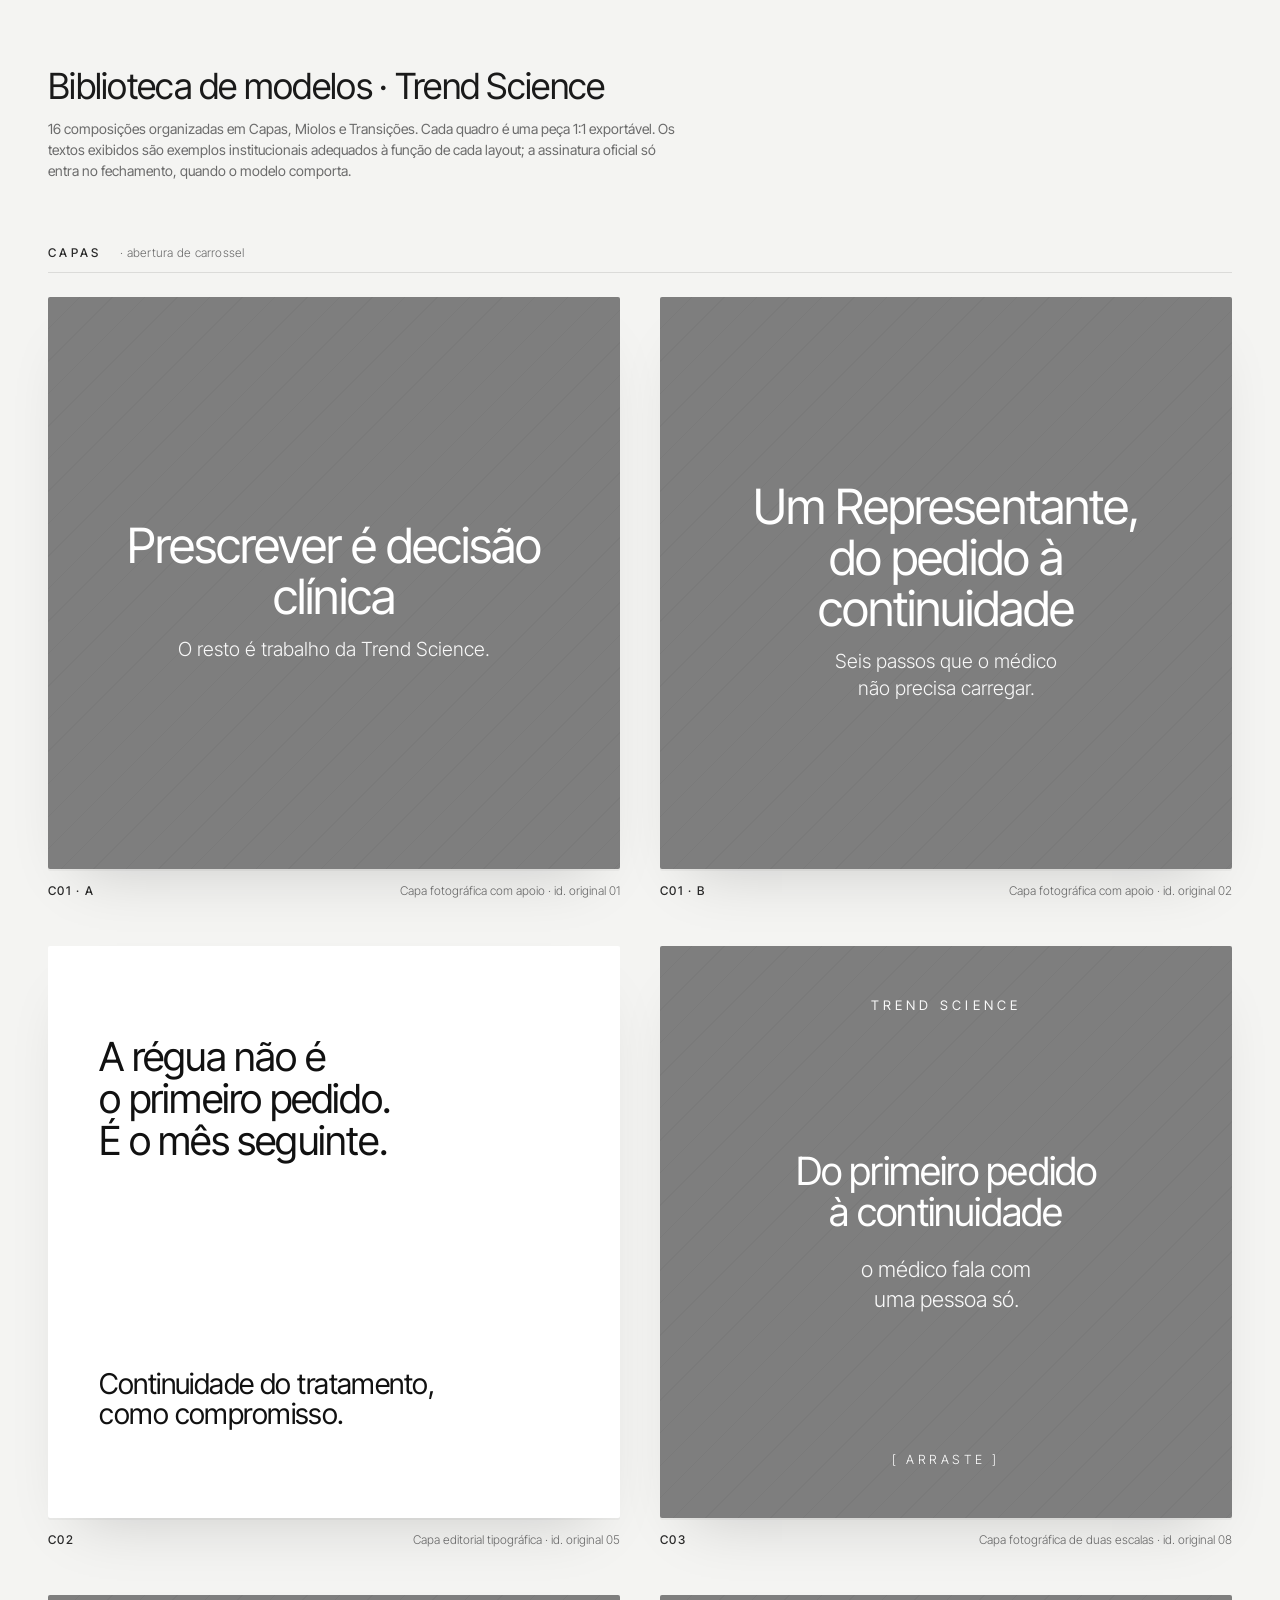
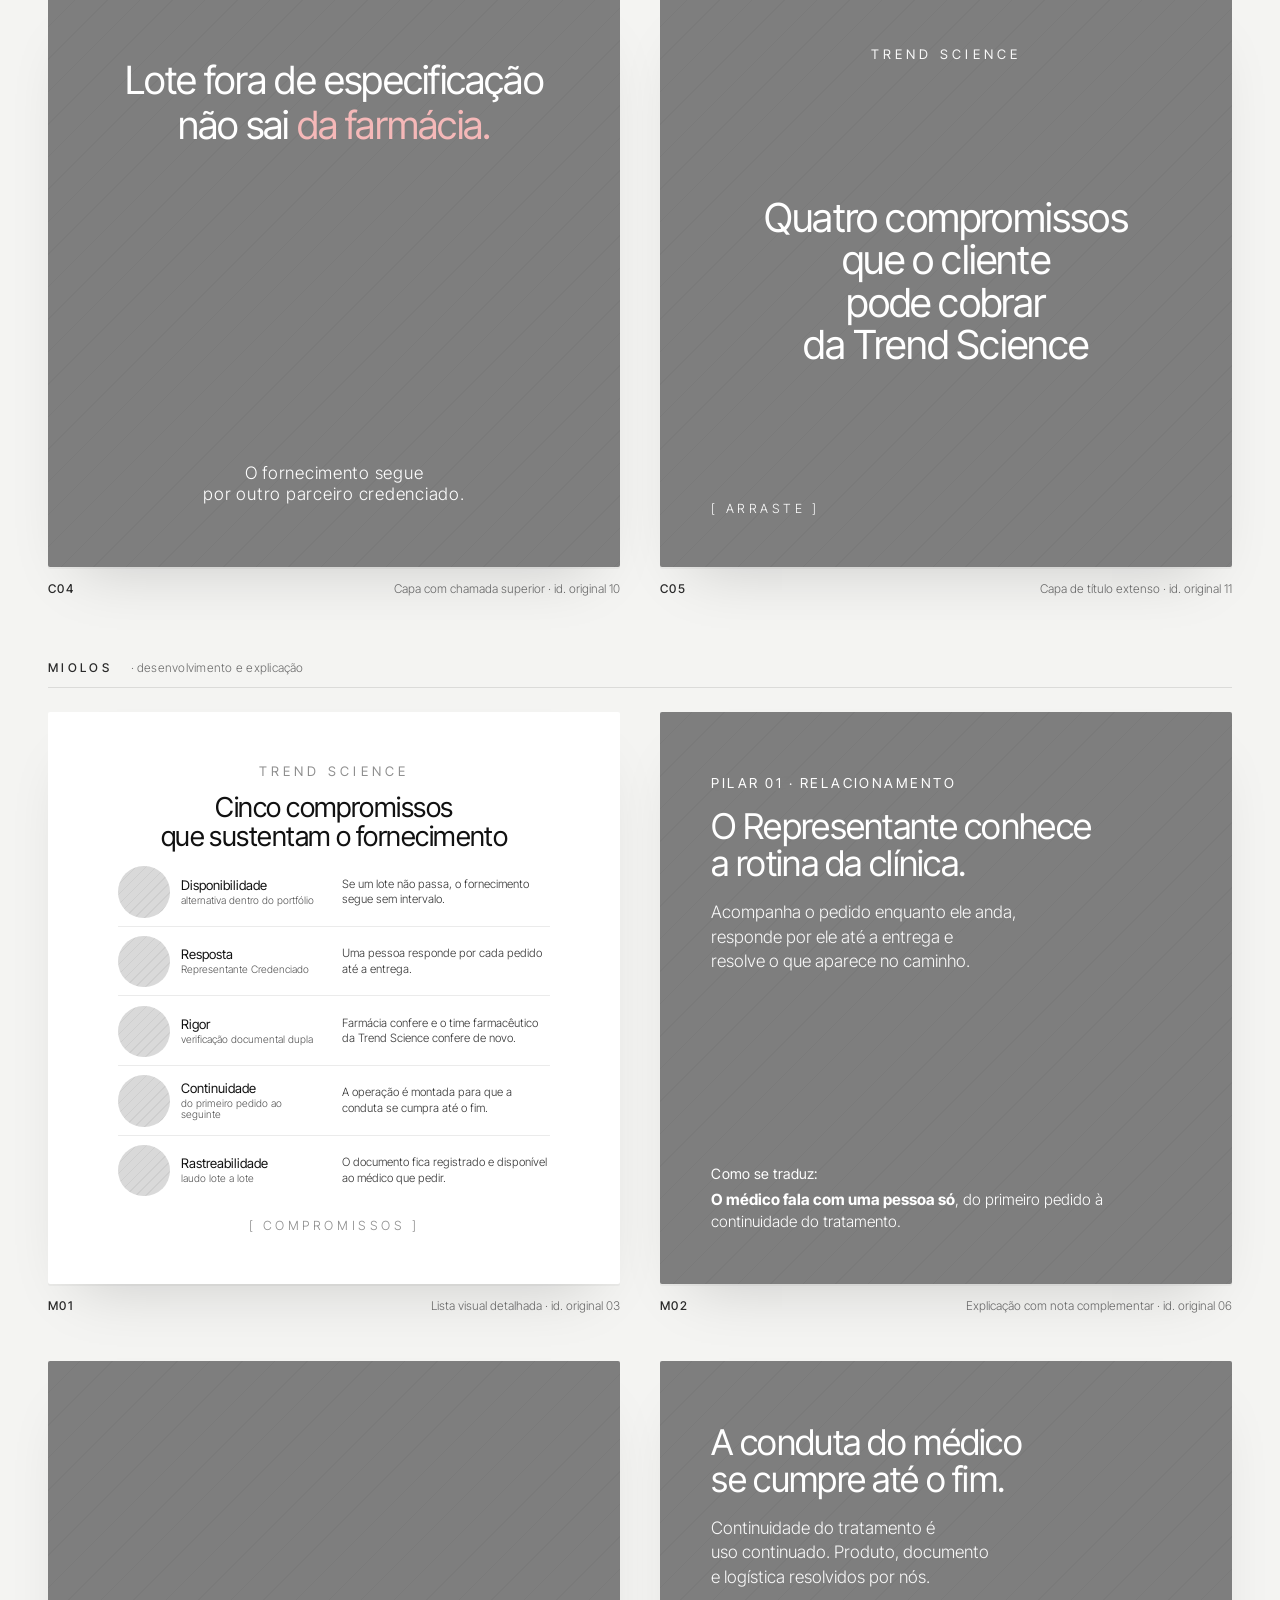
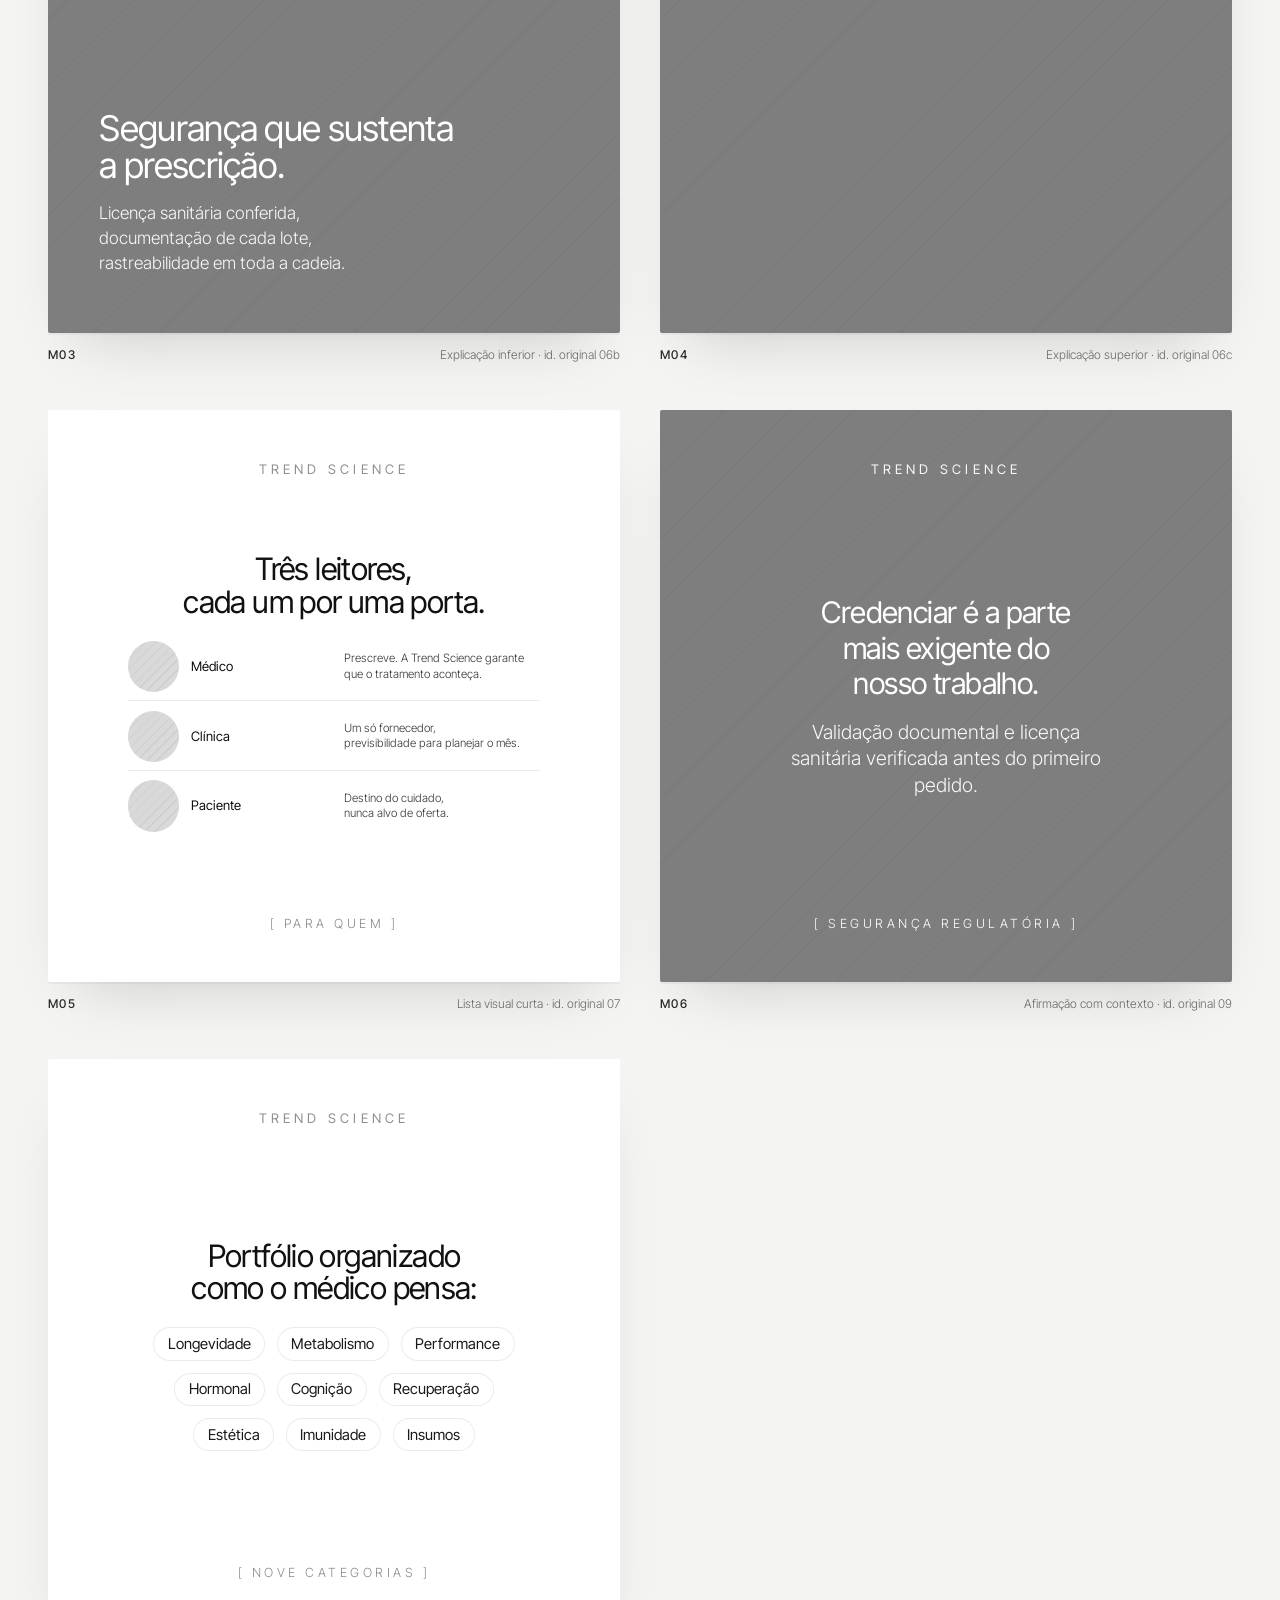
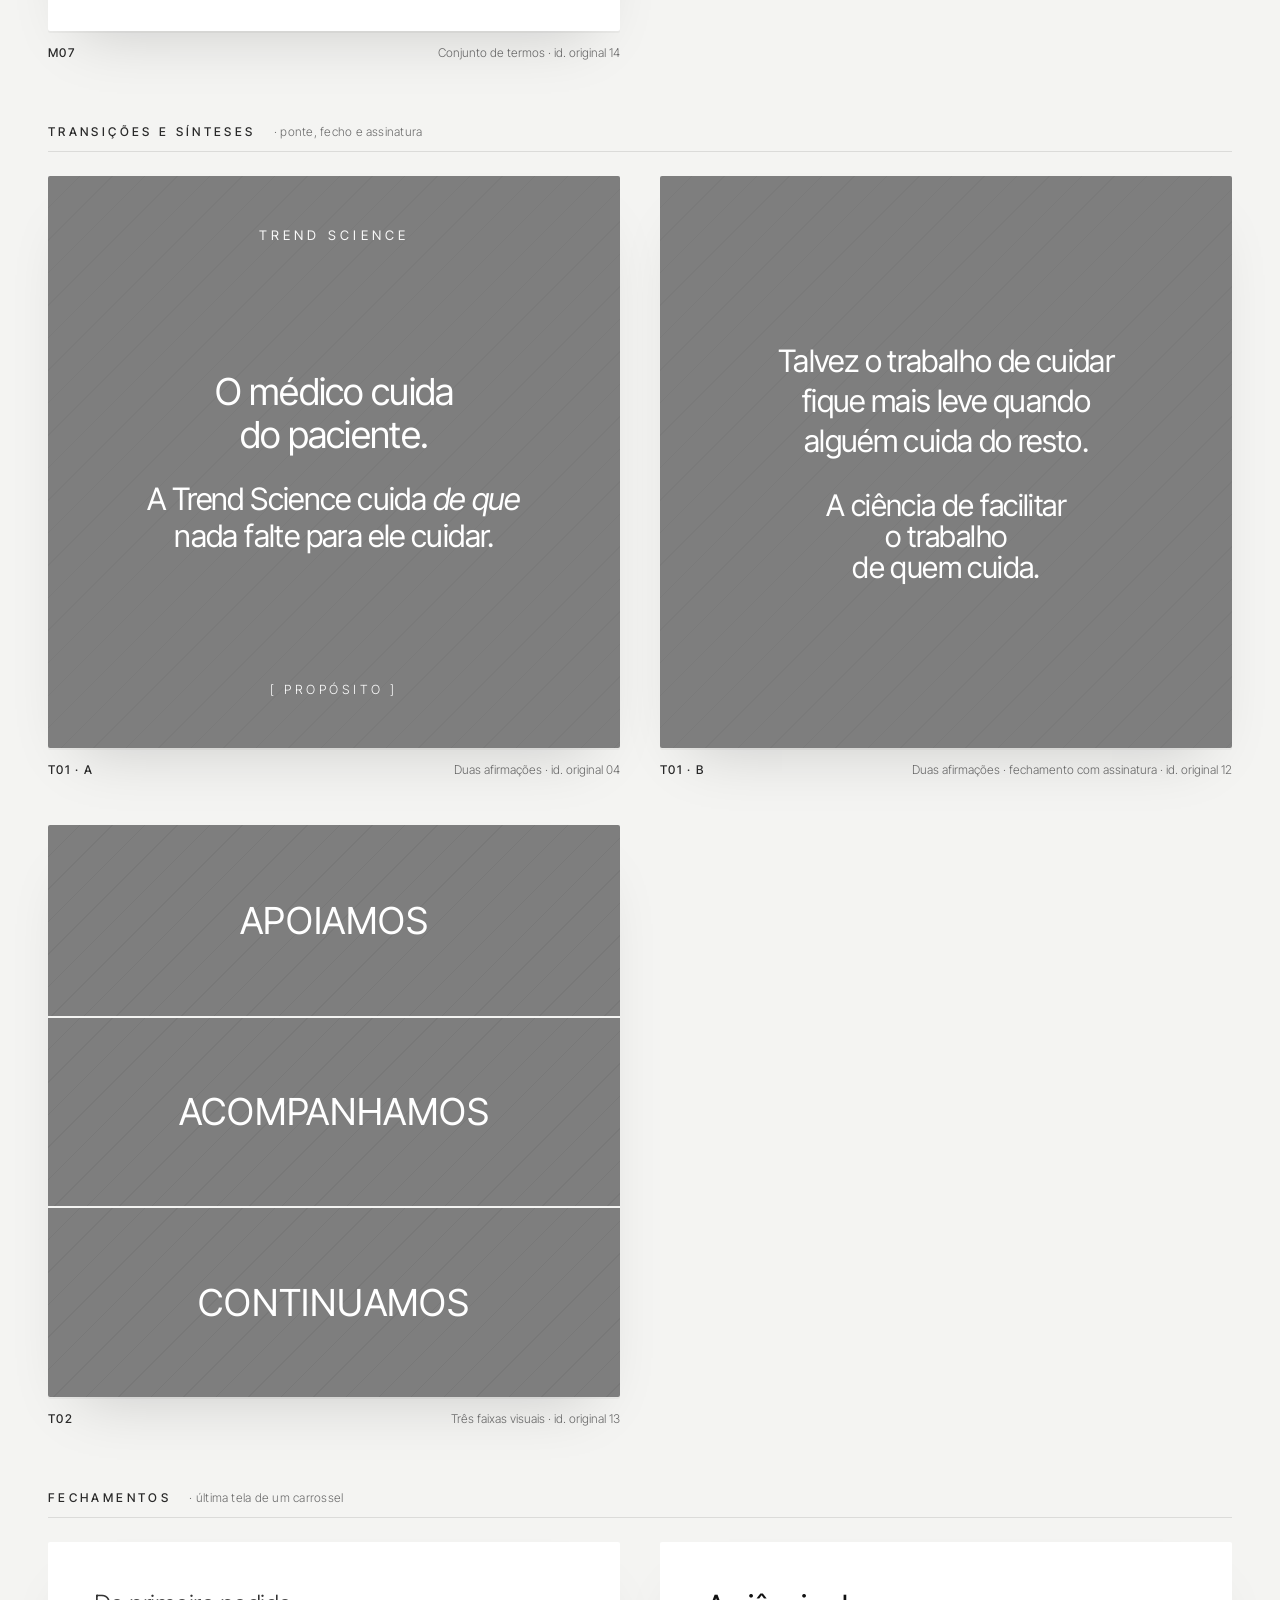
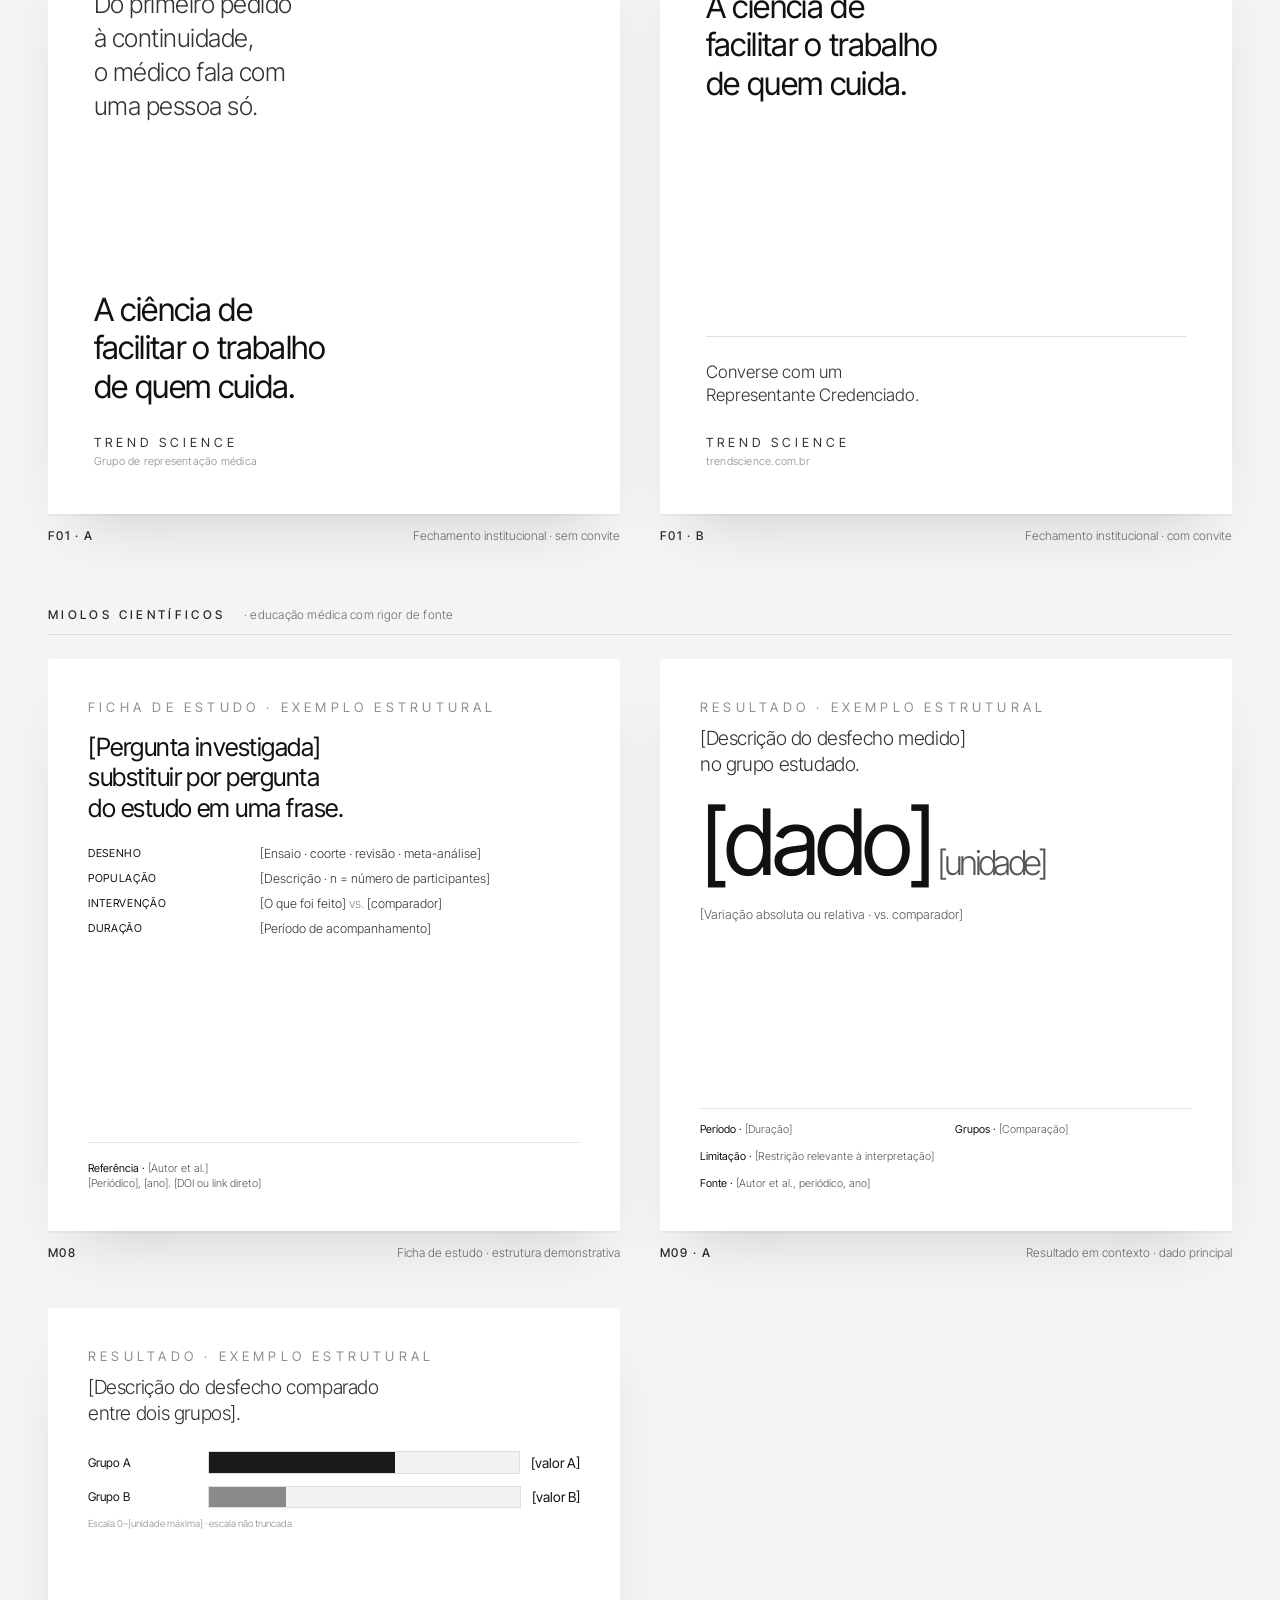
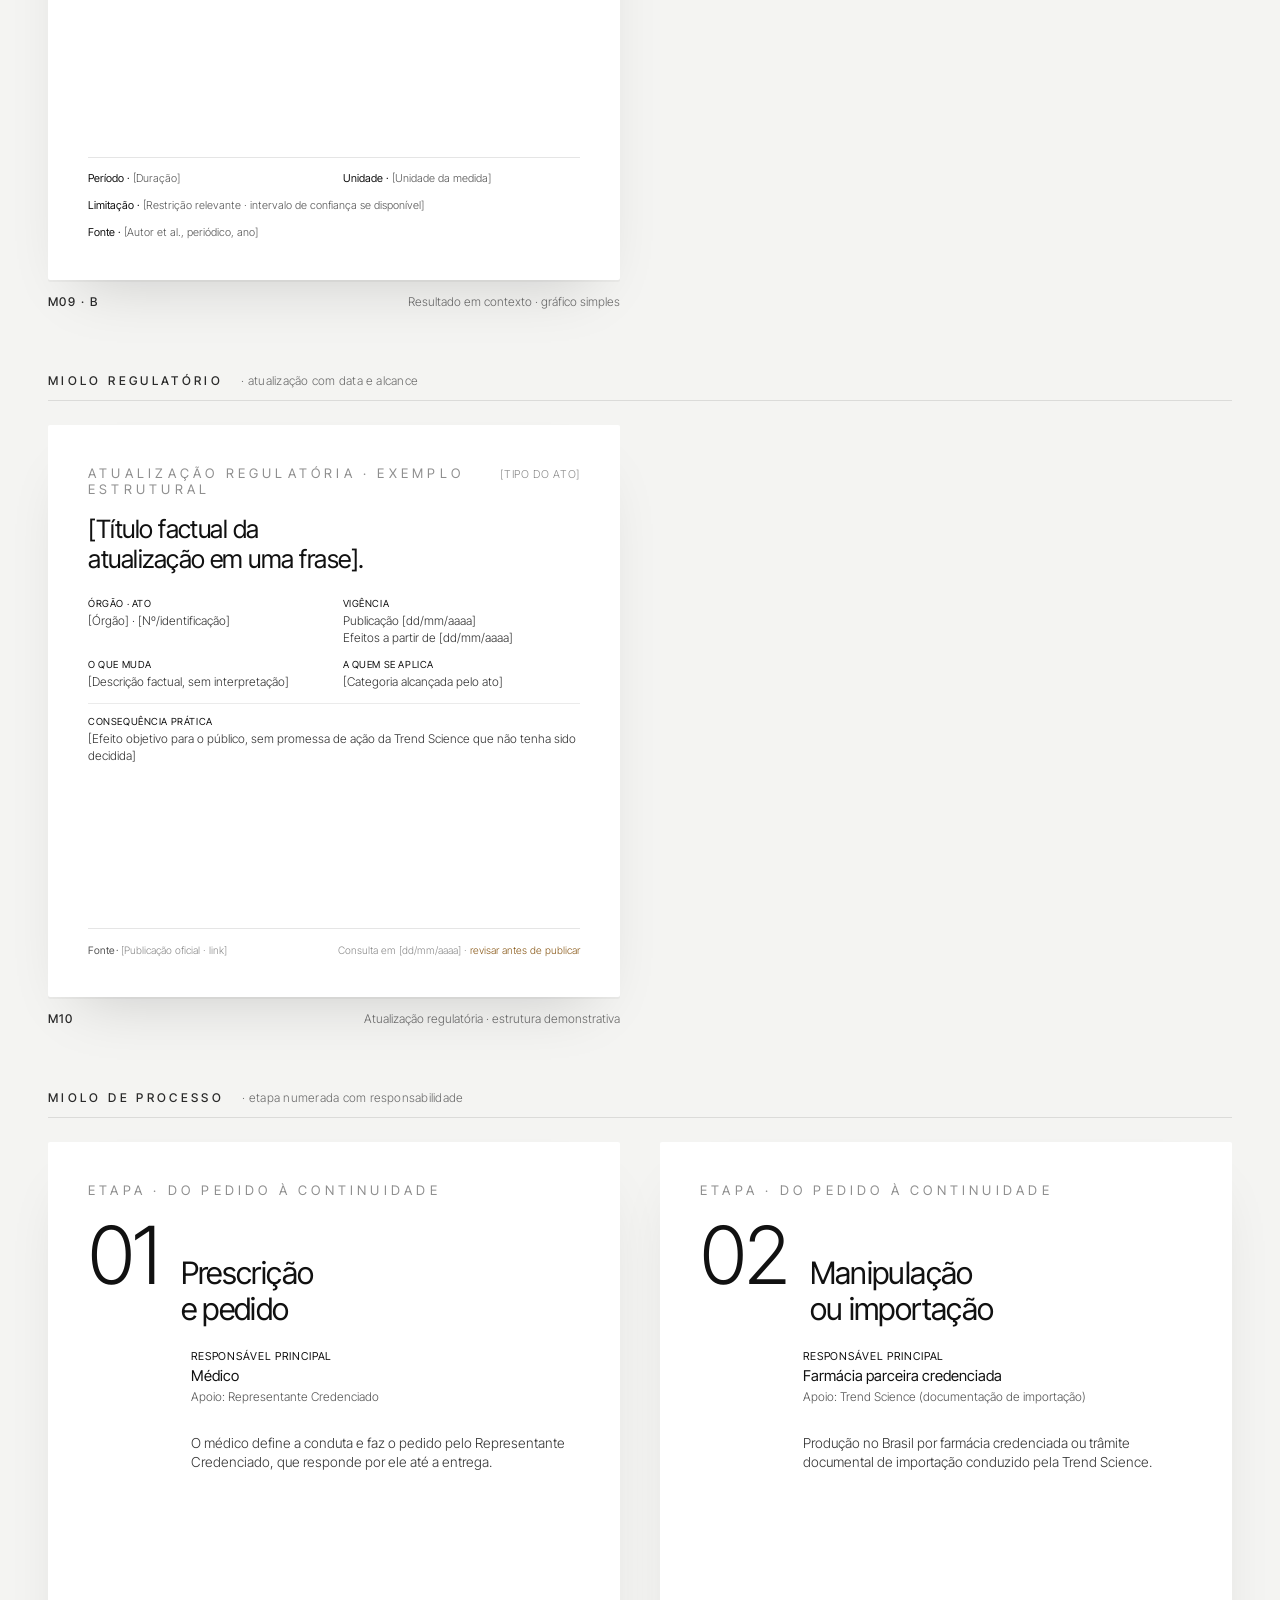
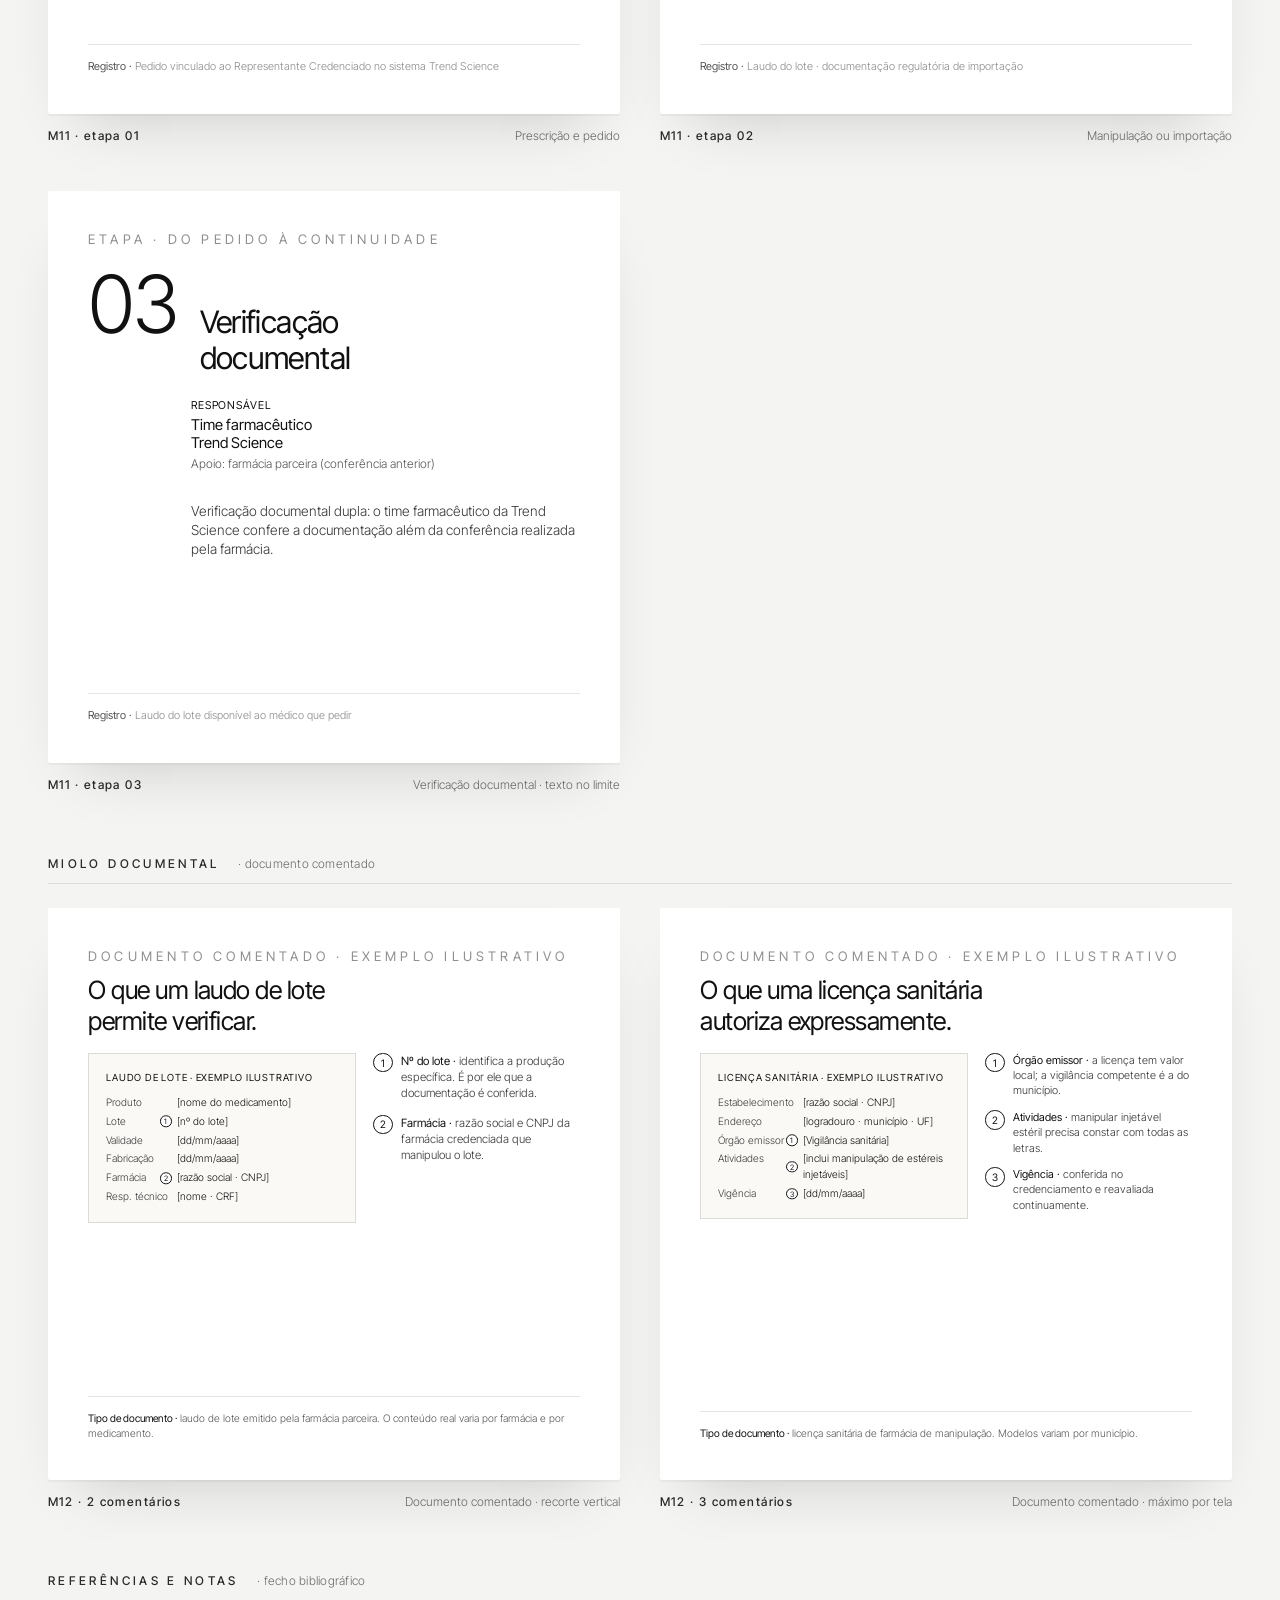
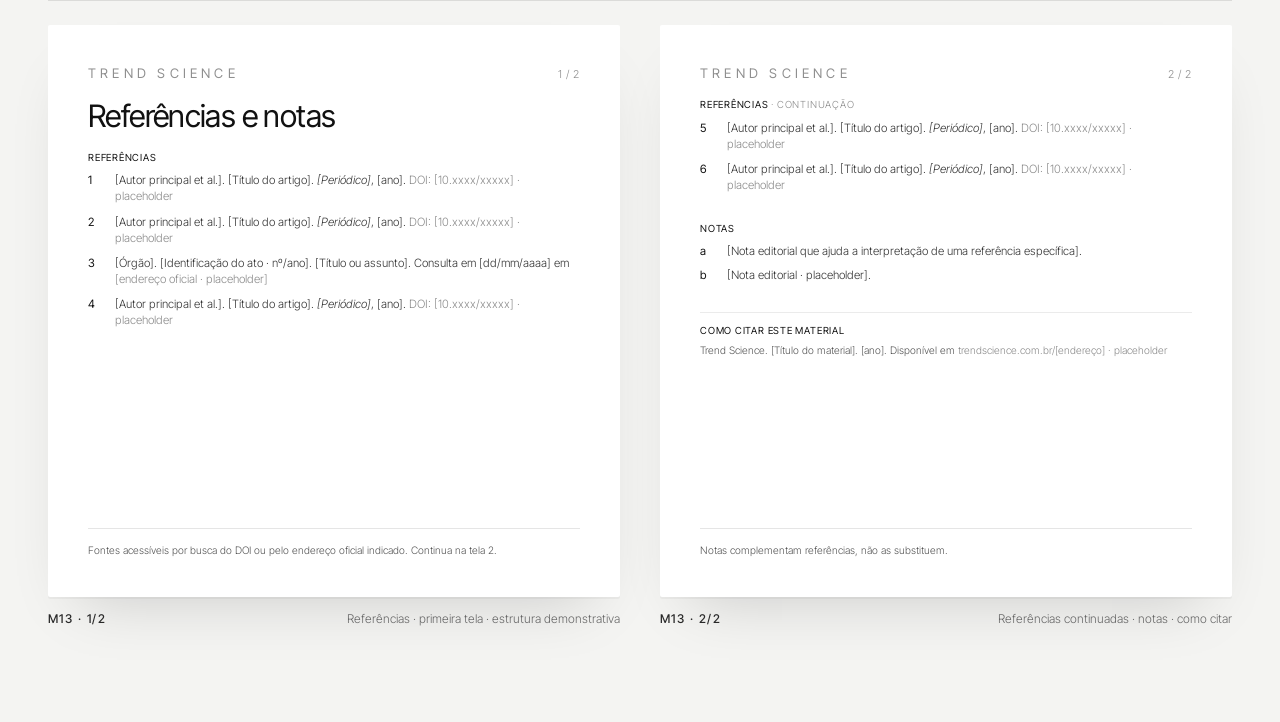
<file: pub_padrao/Replicas.html>
<!doctype html>
<html lang="pt-br">
<head>
<meta charset="utf-8">
<title>Biblioteca de modelos — Trend Science</title>
<link rel="preconnect" href="https://fonts.googleapis.com">
<link rel="preconnect" href="https://fonts.gstatic.com" crossorigin>
<link href="https://fonts.googleapis.com/css2?family=Fraunces:ital,wght@0,300;0,400;0,500;0,600;0,700;1,400;1,500;1,600&family=Inter+Tight:wght@200;300;400;500;600;700;800&display=swap" rel="stylesheet">
<style>
  :root{
    --gray-placeholder: #d9d9d9;
    --gray-stripe: #cfcfcf;
    --page-bg: #f4f4f2;
    --ink: #1a1a1a;
    --ink-soft: #2a2a2a;
    --caption: #6b6b6b;
  }
  *{box-sizing:border-box;margin:0;padding:0}
  html,body{background:var(--page-bg);color:var(--ink);font-family:'Inter Tight',system-ui,sans-serif;-webkit-font-smoothing:antialiased}
  body{padding:64px 48px 96px}
  .page-header{max-width:1200px;margin:0 auto 56px}
  .page-header h1{font-family:'Inter Tight',sans-serif;font-weight:400;font-size:36px;letter-spacing:-0.02em}
  .page-header p{margin-top:10px;color:var(--caption);font-size:14px;max-width:640px;line-height:1.5}
  .section-heading{
    max-width:1400px;margin:64px auto 24px;
    font-family:'Inter Tight',sans-serif;
    font-size:12px;font-weight:500;color:var(--ink-soft);
    letter-spacing:0.28em;text-transform:uppercase;
    padding-bottom:12px;border-bottom:1px solid rgba(0,0,0,0.1);
  }
  .section-heading small{font-family:'Inter Tight';font-weight:300;color:var(--caption);letter-spacing:0.02em;text-transform:none;font-size:12px;margin-left:12px}

  .grid{
    display:grid;
    grid-template-columns:repeat(auto-fill,minmax(420px,1fr));
    gap:48px 40px;
    max-width:1400px;margin:0 auto;
  }

  /* ---------- Post canvas (1080x1080 escalado) ---------- */
  .post-wrap{display:flex;flex-direction:column;gap:14px}
  .post{
    width:100%;
    aspect-ratio:1/1;
    background:var(--gray-placeholder);
    background-image:
      repeating-linear-gradient(135deg, transparent 0 22px, rgba(0,0,0,0.035) 22px 23px);
    position:relative;
    overflow:hidden;
    border-radius:2px;
    box-shadow:0 2px 0 rgba(0,0,0,0.04), 0 30px 60px -30px rgba(0,0,0,0.18);
    container-type:inline-size;
  }
  .post::before{
    /* leve gradiente pra dar profundidade ao placeholder */
    content:"";position:absolute;inset:0;
    background:radial-gradient(ellipse at 50% 40%, rgba(255,255,255,0.35), transparent 60%);
    pointer-events:none;
  }
  /* imagem de fundo + overlay preto */
  .post .bg-img{
    position:absolute;inset:0;width:100%;height:100%;
    object-fit:cover;z-index:0;
  }
  .post .bg-overlay{
    position:absolute;inset:0;background:rgba(0,0,0,0.42);z-index:0;
  }
  .post.has-bg::before{display:none}
  .post.white-bg{background:#fff;background-image:none}
  .post.white-bg::before{display:none}

  /* Legenda fora da área exportável (título curto) */
  .post-caption{
    display:flex;justify-content:space-between;align-items:baseline;
    font-size:12px;color:var(--caption);
    font-family:'Inter Tight',sans-serif;
  }
  .post-caption .label{font-weight:500;color:var(--ink-soft);letter-spacing:0.12em}
  .post-caption .tag{font-family:'Inter Tight',sans-serif;font-weight:300}

  /* Ficha técnica fora da área exportável */
  .spec{
    font-family:'Inter Tight',sans-serif;
    font-size:11.5px;line-height:1.5;color:var(--ink-soft);
    background:#fff;
    border:1px solid rgba(0,0,0,0.08);
    border-radius:4px;
    padding:14px 16px;
    display:grid;grid-template-columns:110px 1fr;gap:6px 12px;
  }
  .spec dt{font-weight:500;color:var(--ink);letter-spacing:0.02em}
  .spec dd{font-weight:300;color:#3c3c3c}
  .spec dd em{font-style:normal;color:#8a5a1a;font-weight:400}

  /* Guia de carrosséis + lacunas */
  .doc-block{
    max-width:1400px;margin:0 auto 40px;
    background:#fff;border:1px solid rgba(0,0,0,0.08);border-radius:4px;
    padding:32px 40px;
    font-family:'Inter Tight',sans-serif;color:var(--ink-soft);
    font-size:14px;line-height:1.55;font-weight:300;
  }
  .doc-block h2{font-size:22px;font-weight:400;color:var(--ink);margin-bottom:6px;letter-spacing:-0.01em}
  .doc-block h3{font-size:14px;font-weight:500;color:var(--ink);margin-top:24px;margin-bottom:6px;letter-spacing:0.02em}
  .doc-block p{margin-bottom:8px;max-width:900px}
  .doc-block .lead{color:var(--caption);margin-bottom:16px;max-width:900px}
  .doc-block ul{margin:8px 0 8px 20px}
  .doc-block li{margin-bottom:4px}
  .doc-block code{font-family:'Inter Tight';font-weight:500;background:#f2f2f0;padding:1px 6px;border-radius:3px;font-size:12.5px;color:var(--ink)}
  .doc-block .flow{display:flex;flex-wrap:wrap;gap:8px;margin-top:6px;margin-bottom:14px}
  .doc-block .flow span{background:#f2f2f0;border:1px solid rgba(0,0,0,0.06);padding:4px 10px;border-radius:99px;font-size:12px;font-weight:400}
  .doc-block .flow span.gap{background:#fff5e6;border-color:#e5c288;color:#8a5a1a}
  .doc-block table{width:100%;border-collapse:collapse;margin-top:8px;font-size:13px}
  .doc-block th,.doc-block td{text-align:left;padding:8px 10px;border-bottom:1px solid rgba(0,0,0,0.08);vertical-align:top}
  .doc-block th{font-weight:500;color:var(--ink);font-size:12px;letter-spacing:0.06em;text-transform:uppercase;background:#faf9f6}

  /* ---------- Sistema tipográfico dos posts ---------- */
  .p-inner{
    position:relative;z-index:1;
    width:100%;height:100%;
    padding:9cqi;
    display:flex;flex-direction:column;
    color:#fff;
  }
  .p-inner.dark{color:#111}

  .p-brand{
    font-family:'Inter Tight',sans-serif;
    font-size:2.3cqi;
    letter-spacing:0.32em;
    font-weight:400;
    text-transform:uppercase;
    text-align:center;
    opacity:0.95;
  }
  .p-brand.split{display:flex;justify-content:space-between;width:100%}

  .p-body{
    flex:1;display:flex;flex-direction:column;justify-content:center;
    align-items:center;text-align:center;gap:2.5cqi;
  }
  .p-body.left{align-items:flex-start;text-align:left}

  .p-headline{
    font-family:'Fraunces',serif;
    font-weight:400;
    font-size:8.5cqi;
    line-height:1.05;
    letter-spacing:-0.02em;
    text-wrap:balance;
  }
  .p-headline.sans{font-family:'Inter Tight',sans-serif;font-weight:400;letter-spacing:-0.02em}
  .p-headline em{font-style:italic;font-weight:400}

  .p-sub{
    font-family:'Inter Tight',sans-serif;
    font-weight:300;
    font-size:3.4cqi;
    line-height:1.35;
    max-width:80%;
    opacity:0.95;
    text-wrap:balance;
  }
  .p-sub.serif{font-family:'Fraunces',serif;font-weight:300}
  .p-sub strong{font-weight:500}

  .p-eyebrow{
    display:inline-block;
    font-family:'Inter Tight',sans-serif;
    font-size:2.4cqi;
    font-weight:400;
    letter-spacing:0.18em;
    text-transform:uppercase;
    padding:1.2cqi 2.6cqi;
    background:rgba(255,255,255,0.15);
    border:1px solid rgba(255,255,255,0.35);
    border-radius:99px;
    backdrop-filter:blur(6px);
  }
  .p-inner.dark .p-eyebrow{background:rgba(0,0,0,0.06);border-color:rgba(0,0,0,0.15)}

  .p-footer{
    display:flex;justify-content:space-between;align-items:center;
    font-family:'Inter Tight',sans-serif;font-size:2.2cqi;
    letter-spacing:0.28em;text-transform:uppercase;font-weight:300;
  }
  .p-footer.center{justify-content:center;gap:3cqi}
  .p-arrow{
    width:9cqi;height:9cqi;border-radius:50%;
    border:1.2px solid currentColor;
    display:grid;place-items:center;
    font-size:3.5cqi;font-family:'Inter Tight';font-weight:300;
  }

  /* pills */
  .pills{display:flex;flex-wrap:wrap;gap:2cqi;justify-content:center;max-width:85%}
  .pill{
    font-family:'Inter Tight',sans-serif;font-weight:400;
    font-size:2.6cqi;
    padding:1.2cqi 2.4cqi;
    border-radius:99px;
    background:#ffffff;color:#1a1a1a;
    border:1px solid rgba(0,0,0,0.08);
  }

  /* rows (listas visuais) */
  .rows{width:92%;display:flex;flex-direction:column;gap:1.6cqi;margin:0 auto;text-align:left}
  .row{
    display:grid;grid-template-columns:9cqi 1fr auto 1.5fr;
    gap:2cqi;align-items:center;
    padding-bottom:1.4cqi;border-bottom:1px solid rgba(0,0,0,0.08);
    text-align:left;
  }
  .row:last-child{border-bottom:0}
  .row .thumb{
    width:9cqi;height:9cqi;border-radius:50%;
    background:var(--gray-placeholder);
    background-image:repeating-linear-gradient(135deg, transparent 0 6px, rgba(0,0,0,0.05) 6px 7px);
  }
  .row .name{font-family:'Inter Tight';font-weight:400;font-size:2.3cqi;line-height:1.15}
  .row .name small{display:block;font-weight:300;font-size:1.8cqi;color:#555;margin-top:0.3cqi}
  .row .arrow{font-size:2.4cqi;color:#c96a2b}
  .row .desc{font-family:'Inter Tight';font-weight:300;font-size:2cqi;line-height:1.35;color:#333}

  /* switch card */
  .switch-card{
    margin-top:auto;
    background:rgba(255,255,255,0.9);color:#111;
    border-radius:2cqi;padding:3.5cqi 4cqi;
    font-family:'Inter Tight';font-weight:300;font-size:2.7cqi;line-height:1.4;
    border:1px solid rgba(0,0,0,0.05);
  }
  .switch-card b{display:block;font-weight:400;color:#0d3b8a;font-size:2.5cqi;margin-bottom:1cqi;letter-spacing:0.02em}

  /* 3-image stack */
  .stack{position:absolute;inset:0;display:grid;grid-template-rows:1fr 1fr 1fr}
  .stack > div{
    position:relative;display:grid;place-items:center;color:#fff;
    background:var(--gray-placeholder);
    background-image:repeating-linear-gradient(135deg, transparent 0 22px, rgba(0,0,0,0.05) 22px 23px);
  }
  .stack > div + div{border-top:2px solid var(--page-bg)}
  .stack .word{
    font-family:'Inter Tight';font-weight:400;font-size:9cqi;letter-spacing:0.02em;color:#fff;
  }

  /* utility positioners */
  .top{margin-top:0}
  .push-bottom{margin-top:auto}
  .gap-lg{gap:5cqi}
  .w-90{max-width:90%}
</style>
</head>
<body>

<div class="page-header">
  <h1>Biblioteca de modelos · Trend Science</h1>
  <p>16 composições organizadas em Capas, Miolos e Transições. Cada quadro é uma peça 1:1 exportável. Os textos exibidos são exemplos institucionais adequados à função de cada layout; a assinatura oficial só entra no fechamento, quando o modelo comporta.</p>
</div>

<!-- ================== CAPAS ================== -->
<div class="section-heading">Capas <small>· abertura de carrossel</small></div>

<div class="grid">

  <!-- C01·A — Capa fotográfica com apoio (identificador original 01) -->
  <div class="post-wrap">
    <div class="post has-bg">
      <div class="bg-overlay"></div>
      <div class="p-inner">
        <div class="p-brand">&nbsp;</div>
        <div class="p-body">
          <div class="p-headline sans">Prescrever é decisão<br>clínica</div>
          <div class="p-sub">O resto é trabalho da Trend Science.</div>
        </div>
      </div>
    </div>
    <div class="post-caption"><span class="label">C01 · A</span><span class="tag">Capa fotográfica com apoio · id. original 01</span></div>
  </div>

  <!-- C01·B — variante (identificador original 02) -->
  <div class="post-wrap">
    <div class="post has-bg">
      <div class="bg-overlay"></div>
      <div class="p-inner">
        <div class="p-brand">&nbsp;</div>
        <div class="p-body">
          <div class="p-headline sans">Um Representante,<br>do pedido à continuidade</div>
          <div class="p-sub">Seis passos que o médico<br>não precisa carregar.</div>
        </div>
      </div>
    </div>
    <div class="post-caption"><span class="label">C01 · B</span><span class="tag">Capa fotográfica com apoio · id. original 02</span></div>
  </div>

  <!-- C02 — Capa editorial tipográfica (id. original 05) -->
  <div class="post-wrap">
    <div class="post white-bg">
      <div class="p-inner dark">
        <div class="p-brand split" style="color:#333">
          <span>&nbsp;</span><span>&nbsp;</span>
        </div>
        <div class="p-body left" style="justify-content:space-between;color:#111;padding:4cqi 0;align-items:stretch">
          <div style="width:100%">
            <div class="p-headline sans" style="font-size:7cqi;color:#111;line-height:1.05;max-width:100%">
              A régua não é<br>o primeiro pedido.<br><b style="font-weight:400">É o mês seguinte.</b>
            </div>
          </div>
          <div class="p-headline sans" style="font-size:5cqi;color:#111;font-weight:400;max-width:100%">
            Continuidade do tratamento,<br>como compromisso.
          </div>
        </div>
        <div class="p-footer split" style="justify-content:space-between;color:#333">
          <span>&nbsp;</span>
          <span>&nbsp;</span>
        </div>
      </div>
    </div>
    <div class="post-caption"><span class="label">C02</span><span class="tag">Capa editorial tipográfica · id. original 05</span></div>
  </div>

  <!-- C03 — Capa fotográfica de duas escalas (id. original 08) -->
  <div class="post-wrap">
    <div class="post has-bg">
      <div class="bg-overlay"></div>
      <div class="p-inner">
        <div class="p-brand">TREND SCIENCE</div>
        <div class="p-body" style="gap:4cqi">
          <div class="p-headline sans" style="font-size:6.8cqi">Do primeiro pedido<br>à continuidade</div>
          <div class="p-sub" style="font-size:3.8cqi;max-width:75%">o médico fala com<br>uma pessoa só.</div>
        </div>
        <div class="p-footer center" style="gap:4cqi;align-items:center">
          <span>[ ARRASTE ]</span>
        </div>
      </div>
    </div>
    <div class="post-caption"><span class="label">C03</span><span class="tag">Capa fotográfica de duas escalas · id. original 08</span></div>
  </div>

  <!-- C04 — Capa com chamada superior (id. original 10) -->
  <div class="post-wrap">
    <div class="post has-bg">
      <div class="bg-overlay"></div>
      <div class="p-inner">
        <div class="p-body" style="justify-content:space-between;gap:3cqi;padding:2cqi 0">
          <div class="p-headline sans" style="font-size:6.8cqi;color:#fff;text-align:center;line-height:1.15">
            Lote fora de especificação<br>não sai <span style="color:#f5b8b8">da farmácia.</span>
          </div>
          <div style="flex:1"></div>
          <div class="p-footer" style="justify-content:flex-start;color:#fff;font-size:2.6cqi;letter-spacing:0.05em;text-transform:none">
            <span style="font-family:'Inter Tight';font-weight:300;font-size:3cqi">O fornecimento segue<br>por outro parceiro credenciado.</span>
          </div>
        </div>
      </div>
    </div>
    <div class="post-caption"><span class="label">C04</span><span class="tag">Capa com chamada superior · id. original 10</span></div>
  </div>

  <!-- C05 — Capa de título extenso (id. original 11) -->
  <div class="post-wrap">
    <div class="post has-bg">
      <div class="bg-overlay"></div>
      <div class="p-inner">
        <div class="p-brand">TREND SCIENCE</div>
        <div class="p-body">
          <div class="p-headline sans" style="font-size:7cqi">
            Quatro compromissos<br>que o cliente<br>pode cobrar<br>da Trend Science
          </div>
        </div>
        <div class="p-footer" style="justify-content:flex-start">
          <span>[ ARRASTE ]</span>
        </div>
      </div>
    </div>
    <div class="post-caption"><span class="label">C05</span><span class="tag">Capa de título extenso · id. original 11</span></div>
  </div>

</div>

<!-- ================== MIOLOS ================== -->
<div class="section-heading">Miolos <small>· desenvolvimento e explicação</small></div>

<div class="grid">

  <!-- M01 — Lista visual detalhada (id. original 03) -->
  <div class="post-wrap">
    <div class="post white-bg">
      <div class="p-inner dark">
        <div class="p-brand" style="color:#8a8a8a">TREND SCIENCE</div>
        <div class="p-body" style="gap:2.8cqi">
          <div class="p-headline sans" style="font-size:4.8cqi;color:#111">Cinco compromissos<br>que sustentam o fornecimento</div>
          <div class="rows">
            <div class="row">
              <div class="thumb"></div>
              <div class="name">Disponibilidade<br><small>alternativa dentro do portfólio</small></div>
              <div></div>
              <div class="desc">Se um lote não passa, o fornecimento segue sem intervalo.</div>
            </div>
            <div class="row">
              <div class="thumb"></div>
              <div class="name">Resposta<br><small>Representante Credenciado</small></div>
              <div></div>
              <div class="desc">Uma pessoa responde por cada pedido até a entrega.</div>
            </div>
            <div class="row">
              <div class="thumb"></div>
              <div class="name">Rigor<br><small>verificação documental dupla</small></div>
              <div></div>
              <div class="desc">Farmácia confere e o time farmacêutico da Trend Science confere de novo.</div>
            </div>
            <div class="row">
              <div class="thumb"></div>
              <div class="name">Continuidade<br><small>do primeiro pedido ao seguinte</small></div>
              <div></div>
              <div class="desc">A operação é montada para que a conduta se cumpra até o fim.</div>
            </div>
            <div class="row">
              <div class="thumb"></div>
              <div class="name">Rastreabilidade<br><small>laudo lote a lote</small></div>
              <div></div>
              <div class="desc">O documento fica registrado e disponível ao médico que pedir.</div>
            </div>
          </div>
        </div>
        <div class="p-footer center" style="color:#8a8a8a">[ COMPROMISSOS ]</div>
      </div>
    </div>
    <div class="post-caption"><span class="label">M01</span><span class="tag">Lista visual detalhada · id. original 03</span></div>
  </div>

  <!-- M02 — Explicação com nota complementar (id. original 06) -->
  <div class="post-wrap">
    <div class="post has-bg">
      <div class="bg-overlay"></div>
      <div class="p-inner">
        <div class="p-body left" style="justify-content:flex-start;gap:3cqi;margin-top:2cqi">
          <div class="p-eyebrow" style="background:transparent;border:0;padding:0;color:#fff">PILAR 01 · RELACIONAMENTO</div>
          <div class="p-headline sans" style="font-size:6.2cqi;text-align:left">O Representante conhece<br>a rotina da clínica.</div>
          <div class="p-sub" style="text-align:left;max-width:95%;font-size:3cqi;line-height:1.45">
            Acompanha o pedido enquanto ele anda,<br>
            responde por ele até a entrega e<br>
            resolve o que aparece no caminho.
          </div>
        </div>
        <div class="switch-card" style="background:transparent;border:0;padding:0;color:#fff">
          <b style="color:#fff">Como se traduz:</b>
          <span><strong>O médico fala com uma pessoa só</strong>, do primeiro pedido à continuidade do tratamento.</span>
        </div>
      </div>
    </div>
    <div class="post-caption"><span class="label">M02</span><span class="tag">Explicação com nota complementar · id. original 06</span></div>
  </div>

  <!-- M03 — Explicação inferior (id. original 06b) -->
  <div class="post-wrap">
    <div class="post has-bg">
      <div class="bg-overlay"></div>
      <div class="p-inner">
        <div style="flex:1"></div>
        <div class="p-body left" style="flex:none;justify-content:flex-end;gap:3cqi;margin-bottom:1cqi">
          <div class="p-headline sans" style="font-size:6.2cqi;text-align:left">Segurança que sustenta<br>a prescrição.</div>
          <div class="p-sub" style="text-align:left;max-width:95%;font-size:3cqi;line-height:1.45">
            Licença sanitária conferida,<br>
            documentação de cada lote,<br>
            rastreabilidade em toda a cadeia.
          </div>
        </div>
      </div>
    </div>
    <div class="post-caption"><span class="label">M03</span><span class="tag">Explicação inferior · id. original 06b</span></div>
  </div>

  <!-- M04 — Explicação superior (id. original 06c) -->
  <div class="post-wrap">
    <div class="post has-bg">
      <div class="bg-overlay"></div>
      <div class="p-inner">
        <div class="p-body left" style="justify-content:flex-start;gap:3cqi;margin-top:2cqi;align-items:flex-start">
          <div class="p-headline sans" style="font-size:6.2cqi;text-align:left;margin-left:0">A conduta do médico<br>se cumpre até o fim.</div>
          <div class="p-sub" style="text-align:left;max-width:95%;font-size:3cqi;line-height:1.45;margin-left:0">
            Continuidade do tratamento é<br>
            uso continuado. Produto, documento<br>
            e logística resolvidos por nós.
          </div>
        </div>
      </div>
    </div>
    <div class="post-caption"><span class="label">M04</span><span class="tag">Explicação superior · id. original 06c</span></div>
  </div>

  <!-- M05 — Lista visual curta (id. original 07) -->
  <div class="post-wrap">
    <div class="post white-bg">
      <div class="p-inner dark">
        <div class="p-brand" style="color:#8a8a8a">TREND SCIENCE</div>
        <div class="p-body" style="gap:4cqi">
          <div class="p-headline sans" style="font-size:5.4cqi;color:#111">
            Três leitores,<br>cada um por uma porta.
          </div>
          <div class="rows" style="width:88%">
            <div class="row">
              <div class="thumb"></div>
              <div class="name">Médico</div>
              <div></div>
              <div class="desc">Prescreve. A Trend Science garante<br>que o tratamento aconteça.</div>
            </div>
            <div class="row">
              <div class="thumb"></div>
              <div class="name">Clínica</div>
              <div></div>
              <div class="desc">Um só fornecedor,<br>previsibilidade para planejar o mês.</div>
            </div>
            <div class="row">
              <div class="thumb"></div>
              <div class="name">Paciente</div>
              <div></div>
              <div class="desc">Destino do cuidado,<br>nunca alvo de oferta.</div>
            </div>
          </div>
        </div>
        <div class="p-footer center" style="color:#8a8a8a">[ PARA QUEM ]</div>
      </div>
    </div>
    <div class="post-caption"><span class="label">M05</span><span class="tag">Lista visual curta · id. original 07</span></div>
  </div>

  <!-- M06 — Afirmação com contexto (id. original 09) -->
  <div class="post-wrap">
    <div class="post has-bg">
      <div class="bg-overlay"></div>
      <div class="p-inner">
        <div class="p-brand">TREND SCIENCE</div>
        <div class="p-body" style="gap:3cqi">
          <div class="p-headline sans" style="font-size:5.2cqi;line-height:1.2">
            Credenciar é a parte<br>mais exigente do<br>nosso trabalho.
          </div>
          <div class="p-sub" style="font-size:3.4cqi;max-width:75%">
            Validação documental e licença<br>sanitária verificada antes do primeiro pedido.
          </div>
        </div>
        <div class="p-footer center">[ SEGURANÇA REGULATÓRIA ]</div>
      </div>
    </div>
    <div class="post-caption"><span class="label">M06</span><span class="tag">Afirmação com contexto · id. original 09</span></div>
  </div>

  <!-- M07 — Conjunto de termos (id. original 14) -->
  <div class="post-wrap">
    <div class="post white-bg">
      <div class="p-inner dark">
        <div class="p-brand" style="color:#8a8a8a">TREND SCIENCE</div>
        <div class="p-body" style="gap:4cqi">
          <div class="p-headline sans" style="font-size:5.4cqi;color:#111">Portfólio organizado<br>como o médico pensa:</div>
          <div class="pills">
            <span class="pill">Longevidade</span>
            <span class="pill">Metabolismo</span>
            <span class="pill">Performance</span>
            <span class="pill">Hormonal</span>
            <span class="pill">Cognição</span>
            <span class="pill">Recuperação</span>
            <span class="pill">Estética</span>
            <span class="pill">Imunidade</span>
            <span class="pill">Insumos</span>
          </div>
        </div>
        <div class="p-footer center" style="color:#8a8a8a">[ NOVE CATEGORIAS ]</div>
      </div>
    </div>
    <div class="post-caption"><span class="label">M07</span><span class="tag">Conjunto de termos · id. original 14</span></div>
  </div>

</div>

<!-- ================== TRANSIÇÕES E SÍNTESES ================== -->
<div class="section-heading">Transições e sínteses <small>· ponte, fecho e assinatura</small></div>

<div class="grid">

  <!-- T01·A — Duas afirmações (id. original 04) -->
  <div class="post-wrap">
    <div class="post has-bg">
      <div class="bg-overlay"></div>
      <div class="p-inner">
        <div class="p-brand">TREND SCIENCE</div>
        <div class="p-body" style="gap:4cqi">
          <div class="p-headline sans" style="font-family:'Inter Tight',sans-serif;font-weight:400;font-size:6.5cqi;line-height:1.15">
            O médico cuida<br>do paciente.
          </div>
          <div class="p-headline sans" style="font-family:'Inter Tight',sans-serif;font-weight:400;font-size:5.4cqi;line-height:1.2">
            A Trend Science cuida <em>de que</em><br>nada falte para ele cuidar.
          </div>
        </div>
        <div class="p-footer center">[ PROPÓSITO ]</div>
      </div>
    </div>
    <div class="post-caption"><span class="label">T01 · A</span><span class="tag">Duas afirmações · id. original 04</span></div>
  </div>

  <!-- T01·B — variante (id. original 12) -->
  <div class="post-wrap">
    <div class="post has-bg">
      <div class="bg-overlay"></div>
      <div class="p-inner" style="padding:5cqi">
        <div class="p-body" style="gap:5cqi;width:100%;max-width:100%">
          <div class="p-headline sans" style="font-family:'Inter Tight',sans-serif;font-weight:400;font-size:5.4cqi;line-height:1.3;width:100%;max-width:100%;text-wrap:nowrap">
            Talvez o trabalho de cuidar<br>fique mais leve quando<br>alguém cuida do resto.
          </div>
          <div class="p-headline sans" style="font-size:5.2cqi;font-weight:400;width:100%;max-width:100%;text-wrap:nowrap">
            A ciência de facilitar<br>o trabalho<br>de quem cuida.
          </div>
        </div>
      </div>
    </div>
    <div class="post-caption"><span class="label">T01 · B</span><span class="tag">Duas afirmações · fechamento com assinatura · id. original 12</span></div>
  </div>

  <!-- T02 — Três faixas visuais (id. original 13) -->
  <div class="post-wrap">
    <div class="post" style="background:none">
      <div class="stack">
        <div>
              <div class="bg-overlay"></div>
          <span class="word" style="position:relative;z-index:1;font-size:6.5cqi">APOIAMOS</span>
        </div>
        <div>
              <div class="bg-overlay"></div>
          <span class="word" style="position:relative;z-index:1;font-size:6.5cqi">ACOMPANHAMOS</span>
        </div>
        <div>
              <div class="bg-overlay"></div>
          <span class="word" style="position:relative;z-index:1;font-size:6.5cqi">CONTINUAMOS</span>
        </div>
      </div>
    </div>
    <div class="post-caption"><span class="label">T02</span><span class="tag">Três faixas visuais · id. original 13</span></div>
  </div>

</div>

<!-- ================== FECHAMENTOS ================== -->
<div class="section-heading">Fechamentos <small>· última tela de um carrossel</small></div>

<div class="grid">

  <!-- F01 · A — Fechamento institucional sem convite -->
  <div class="post-wrap">
    <div class="post white-bg">
      <div class="p-inner dark" style="padding:8cqi">
        <div class="p-body" style="gap:6cqi;width:100%;max-width:100%;justify-content:space-between;align-items:flex-start;text-align:left">
          <div class="p-headline sans" style="font-size:4.4cqi;color:#333;font-weight:300;line-height:1.35;max-width:80%">
            Do primeiro pedido<br>à continuidade,<br>o médico fala com<br>uma pessoa só.
          </div>
          <div style="width:100%">
            <div class="p-headline sans" style="font-size:5.6cqi;color:#111;font-weight:400;line-height:1.2;max-width:100%">
              A ciência de<br>facilitar o trabalho<br>de quem cuida.
            </div>
            <div style="margin-top:5cqi;font-family:'Inter Tight';font-size:2.2cqi;letter-spacing:0.32em;text-transform:uppercase;font-weight:400;color:#333">
              TREND SCIENCE
            </div>
            <div style="margin-top:0.8cqi;font-family:'Inter Tight';font-size:1.9cqi;font-weight:300;color:#8a8a8a;letter-spacing:0.02em">
              Grupo de representação médica
            </div>
          </div>
        </div>
      </div>
    </div>
    <div class="post-caption"><span class="label">F01 · A</span><span class="tag">Fechamento institucional · sem convite</span></div>
  </div>

  <!-- F01 · B — Fechamento institucional com convite -->
  <div class="post-wrap">
    <div class="post white-bg">
      <div class="p-inner dark" style="padding:8cqi">
        <div class="p-body" style="gap:5cqi;width:100%;max-width:100%;justify-content:space-between;align-items:flex-start;text-align:left">
          <div class="p-headline sans" style="font-size:5.6cqi;color:#111;font-weight:400;line-height:1.2;max-width:100%">
            A ciência de<br>facilitar o trabalho<br>de quem cuida.
          </div>
          <div style="width:100%">
            <div style="padding-top:4cqi;border-top:1px solid rgba(0,0,0,0.12);font-family:'Inter Tight';font-size:3cqi;line-height:1.35;font-weight:300;color:#333">
              Converse com um<br>Representante Credenciado.
            </div>
            <div style="margin-top:5cqi;font-family:'Inter Tight';font-size:2.2cqi;letter-spacing:0.32em;text-transform:uppercase;font-weight:400;color:#333">
              TREND SCIENCE
            </div>
            <div style="margin-top:0.8cqi;font-family:'Inter Tight';font-size:1.9cqi;font-weight:300;color:#8a8a8a;letter-spacing:0.02em">
              trendscience.com.br
            </div>
          </div>
        </div>
      </div>
    </div>
    <div class="post-caption"><span class="label">F01 · B</span><span class="tag">Fechamento institucional · com convite</span></div>
  </div>

</div>

<!-- ================== MIOLOS CIENTÍFICOS ================== -->
<div class="section-heading">Miolos científicos <small>· educação médica com rigor de fonte</small></div>

<div class="grid">

  <!-- M08 — Ficha de estudo científico -->
  <div class="post-wrap">
    <div class="post white-bg">
      <div class="p-inner dark" style="padding:7cqi">
        <div class="p-brand" style="color:#8a8a8a;text-align:left">FICHA DE ESTUDO · EXEMPLO ESTRUTURAL</div>
        <div class="p-body left" style="gap:3cqi;width:100%;max-width:100%;justify-content:flex-start;margin-top:3cqi">
          <div class="p-headline sans" style="font-size:4.4cqi;color:#111;text-align:left;line-height:1.2;max-width:100%">
            [Pergunta investigada]<br>substituir por pergunta<br>do estudo em uma frase.
          </div>
          <div style="width:100%;display:grid;grid-template-columns:32% 1fr;gap:1.4cqi 2.6cqi;font-family:'Inter Tight';font-size:2.2cqi;line-height:1.35;color:#333;margin-top:1cqi">
            <div style="font-weight:400;color:#111;letter-spacing:0.06em;text-transform:uppercase;font-size:1.9cqi">Desenho</div>
            <div style="font-weight:300">[Ensaio · coorte · revisão · meta-análise]</div>
            <div style="font-weight:400;color:#111;letter-spacing:0.06em;text-transform:uppercase;font-size:1.9cqi">População</div>
            <div style="font-weight:300">[Descrição · n = número de participantes]</div>
            <div style="font-weight:400;color:#111;letter-spacing:0.06em;text-transform:uppercase;font-size:1.9cqi">Intervenção</div>
            <div style="font-weight:300">[O que foi feito] <span style="color:#8a8a8a">vs.</span> [comparador]</div>
            <div style="font-weight:400;color:#111;letter-spacing:0.06em;text-transform:uppercase;font-size:1.9cqi">Duração</div>
            <div style="font-weight:300">[Período de acompanhamento]</div>
          </div>
        </div>
        <div style="margin-top:auto;padding-top:3cqi;border-top:1px solid rgba(0,0,0,0.1);font-family:'Inter Tight';font-size:1.9cqi;font-weight:300;color:#555;line-height:1.4">
          <strong style="font-weight:400;color:#111">Referência ·</strong> [Autor et al.]<br>[Periódico], [ano]. [DOI ou link direto]
        </div>
      </div>
    </div>
    <div class="post-caption"><span class="label">M08</span><span class="tag">Ficha de estudo · estrutura demonstrativa</span></div>
  </div>

  <!-- M09 · A — Resultado principal (dado) -->
  <div class="post-wrap">
    <div class="post white-bg">
      <div class="p-inner dark" style="padding:7cqi">
        <div class="p-brand" style="color:#8a8a8a;text-align:left">RESULTADO · EXEMPLO ESTRUTURAL</div>
        <div class="p-body left" style="gap:2.4cqi;width:100%;max-width:100%;justify-content:flex-start;margin-top:2cqi">
          <div class="p-headline sans" style="font-size:3.4cqi;color:#333;text-align:left;line-height:1.3;max-width:100%;font-weight:300">
            [Descrição do desfecho medido]<br>no grupo estudado.
          </div>
          <div style="font-family:'Inter Tight';font-weight:400;font-size:16cqi;line-height:1;color:#111;letter-spacing:-0.04em;margin-top:1cqi">
            [dado]<span style="font-size:6cqi;font-weight:300;color:#555;margin-left:0.6cqi">[unidade]</span>
          </div>
          <div style="font-family:'Inter Tight';font-size:2.2cqi;line-height:1.35;color:#555;font-weight:300;margin-top:1cqi">
            [Variação absoluta ou relativa · vs. comparador]
          </div>
        </div>
        <div style="margin-top:auto;display:grid;grid-template-columns:1fr 1fr;gap:2cqi 3cqi;padding-top:2.4cqi;border-top:1px solid rgba(0,0,0,0.1);font-family:'Inter Tight';font-size:1.9cqi;color:#555;font-weight:300;line-height:1.4">
          <div><strong style="font-weight:400;color:#111">Período ·</strong> [Duração]</div>
          <div><strong style="font-weight:400;color:#111">Grupos ·</strong> [Comparação]</div>
          <div style="grid-column:1 / -1"><strong style="font-weight:400;color:#111">Limitação ·</strong> [Restrição relevante à interpretação]</div>
          <div style="grid-column:1 / -1"><strong style="font-weight:400;color:#111">Fonte ·</strong> [Autor et al., periódico, ano]</div>
        </div>
      </div>
    </div>
    <div class="post-caption"><span class="label">M09 · A</span><span class="tag">Resultado em contexto · dado principal</span></div>
  </div>

  <!-- M09 · B — Resultado com gráfico simples -->
  <div class="post-wrap">
    <div class="post white-bg">
      <div class="p-inner dark" style="padding:7cqi">
        <div class="p-brand" style="color:#8a8a8a;text-align:left">RESULTADO · EXEMPLO ESTRUTURAL</div>
        <div class="p-body left" style="gap:2.4cqi;width:100%;max-width:100%;justify-content:flex-start;margin-top:2cqi">
          <div class="p-headline sans" style="font-size:3.4cqi;color:#333;text-align:left;line-height:1.3;max-width:100%;font-weight:300">
            [Descrição do desfecho comparado<br>entre dois grupos].
          </div>
          <!-- Gráfico de barras simples · sem 3D, sem decoração -->
          <div style="width:100%;margin-top:2cqi;font-family:'Inter Tight';font-weight:300">
            <div style="display:grid;grid-template-columns:22% 1fr auto;gap:2cqi;align-items:center;margin-bottom:2cqi;font-size:2.1cqi">
              <div style="color:#111;font-weight:400">Grupo A</div>
              <div style="position:relative;height:4cqi;background:#f2f2f0;border:1px solid rgba(0,0,0,0.08)">
                <div style="position:absolute;inset:0 40% 0 0;background:#1a1a1a" aria-label="Grupo A: 60% da escala"></div>
              </div>
              <div style="color:#111;font-weight:400;font-size:2.4cqi">[valor A]</div>
            </div>
            <div style="display:grid;grid-template-columns:22% 1fr auto;gap:2cqi;align-items:center;font-size:2.1cqi">
              <div style="color:#111;font-weight:400">Grupo B</div>
              <div style="position:relative;height:4cqi;background:#f2f2f0;border:1px solid rgba(0,0,0,0.08)">
                <div style="position:absolute;inset:0 75% 0 0;background:#8a8a8a" aria-label="Grupo B: 25% da escala"></div>
              </div>
              <div style="color:#111;font-weight:400;font-size:2.4cqi">[valor B]</div>
            </div>
            <div style="margin-top:1.6cqi;font-size:1.7cqi;color:#8a8a8a">Escala 0–[unidade máxima] · escala não truncada</div>
          </div>
        </div>
        <div style="margin-top:auto;display:grid;grid-template-columns:1fr 1fr;gap:2cqi 3cqi;padding-top:2.4cqi;border-top:1px solid rgba(0,0,0,0.1);font-family:'Inter Tight';font-size:1.9cqi;color:#555;font-weight:300;line-height:1.4">
          <div><strong style="font-weight:400;color:#111">Período ·</strong> [Duração]</div>
          <div><strong style="font-weight:400;color:#111">Unidade ·</strong> [Unidade da medida]</div>
          <div style="grid-column:1 / -1"><strong style="font-weight:400;color:#111">Limitação ·</strong> [Restrição relevante · intervalo de confiança se disponível]</div>
          <div style="grid-column:1 / -1"><strong style="font-weight:400;color:#111">Fonte ·</strong> [Autor et al., periódico, ano]</div>
        </div>
      </div>
    </div>
    <div class="post-caption"><span class="label">M09 · B</span><span class="tag">Resultado em contexto · gráfico simples</span></div>
  </div>

</div>

<!-- ================== MIOLO REGULATÓRIO ================== -->
<div class="section-heading">Miolo regulatório <small>· atualização com data e alcance</small></div>

<div class="grid">

  <!-- M10 — Atualização regulatória -->
  <div class="post-wrap">
    <div class="post white-bg">
      <div class="p-inner dark" style="padding:7cqi">
        <div style="display:flex;justify-content:space-between;align-items:baseline;gap:2cqi">
          <div class="p-brand" style="color:#8a8a8a;text-align:left;flex:1">ATUALIZAÇÃO REGULATÓRIA · EXEMPLO ESTRUTURAL</div>
          <div style="font-family:'Inter Tight';font-size:1.9cqi;font-weight:300;color:#8a8a8a;letter-spacing:0.06em;text-transform:uppercase">[Tipo do ato]</div>
        </div>
        <div class="p-body left" style="gap:3cqi;width:100%;max-width:100%;justify-content:flex-start;margin-top:3cqi">
          <div class="p-headline sans" style="font-size:4.4cqi;color:#111;text-align:left;line-height:1.2;max-width:100%">
            [Título factual da<br>atualização em uma frase].
          </div>
          <div style="width:100%;display:grid;grid-template-columns:1fr 1fr;gap:2cqi 3cqi;font-family:'Inter Tight';font-size:2.1cqi;line-height:1.4;color:#333;margin-top:1cqi">
            <div>
              <div style="font-weight:400;color:#111;letter-spacing:0.06em;text-transform:uppercase;font-size:1.7cqi;margin-bottom:0.4cqi">Órgão · Ato</div>
              <div style="font-weight:300">[Órgão] · [Nº/identificação]</div>
            </div>
            <div>
              <div style="font-weight:400;color:#111;letter-spacing:0.06em;text-transform:uppercase;font-size:1.7cqi;margin-bottom:0.4cqi">Vigência</div>
              <div style="font-weight:300">Publicação [dd/mm/aaaa]<br>Efeitos a partir de [dd/mm/aaaa]</div>
            </div>
            <div>
              <div style="font-weight:400;color:#111;letter-spacing:0.06em;text-transform:uppercase;font-size:1.7cqi;margin-bottom:0.4cqi">O que muda</div>
              <div style="font-weight:300">[Descrição factual, sem interpretação]</div>
            </div>
            <div>
              <div style="font-weight:400;color:#111;letter-spacing:0.06em;text-transform:uppercase;font-size:1.7cqi;margin-bottom:0.4cqi">A quem se aplica</div>
              <div style="font-weight:300">[Categoria alcançada pelo ato]</div>
            </div>
            <div style="grid-column:1 / -1;padding-top:2cqi;border-top:1px solid rgba(0,0,0,0.08)">
              <div style="font-weight:400;color:#111;letter-spacing:0.06em;text-transform:uppercase;font-size:1.7cqi;margin-bottom:0.4cqi">Consequência prática</div>
              <div style="font-weight:300">[Efeito objetivo para o público, sem promessa de ação da Trend Science que não tenha sido decidida]</div>
            </div>
          </div>
        </div>
        <div style="margin-top:auto;padding-top:2.4cqi;border-top:1px solid rgba(0,0,0,0.1);font-family:'Inter Tight';font-size:1.8cqi;font-weight:300;color:#8a8a8a;line-height:1.4;display:flex;justify-content:space-between;gap:2cqi">
          <span><strong style="font-weight:400;color:#555">Fonte ·</strong> [Publicação oficial · link]</span>
          <span>Consulta em [dd/mm/aaaa] · <em style="font-style:normal;color:#8a5a1a">revisar antes de publicar</em></span>
        </div>
      </div>
    </div>
    <div class="post-caption"><span class="label">M10</span><span class="tag">Atualização regulatória · estrutura demonstrativa</span></div>
  </div>

</div>

<!-- ================== MIOLO DE PROCESSO (M11) ================== -->
<div class="section-heading">Miolo de processo <small>· etapa numerada com responsabilidade</small></div>

<div class="grid">

  <!-- M11 · etapa 1 -->
  <div class="post-wrap">
    <div class="post white-bg">
      <div class="p-inner dark" style="padding:7cqi">
        <div class="p-brand" style="color:#8a8a8a;text-align:left">ETAPA · DO PEDIDO À CONTINUIDADE</div>
        <div class="p-body left" style="gap:3cqi;width:100%;max-width:100%;justify-content:flex-start;margin-top:3cqi">
          <div style="display:grid;grid-template-columns:auto 1fr;gap:0 4cqi;align-items:baseline;width:100%">
            <div style="font-family:'Inter Tight';font-weight:300;font-size:14cqi;line-height:1;color:#111;letter-spacing:-0.04em">01</div>
            <div class="p-headline sans" style="font-size:5.4cqi;color:#111;text-align:left;line-height:1.15;max-width:100%">
              Prescrição<br>e pedido
            </div>
          </div>
          <div style="display:grid;grid-template-columns:auto 1fr;gap:0 4cqi;width:100%;margin-top:1cqi">
            <div style="width:14cqi"></div>
            <div>
              <div style="font-family:'Inter Tight';font-size:1.9cqi;font-weight:400;color:#111;letter-spacing:0.08em;text-transform:uppercase;margin-bottom:0.6cqi">
                Responsável principal
              </div>
              <div style="font-family:'Inter Tight';font-size:2.6cqi;font-weight:400;color:#111;line-height:1.25">
                Médico
              </div>
              <div style="font-family:'Inter Tight';font-size:2.1cqi;font-weight:300;color:#555;line-height:1.4;margin-top:0.6cqi">
                Apoio: Representante Credenciado
              </div>
            </div>
          </div>
          <div style="display:grid;grid-template-columns:auto 1fr;gap:0 4cqi;width:100%;margin-top:2cqi">
            <div style="width:14cqi"></div>
            <div style="font-family:'Inter Tight';font-size:2.4cqi;font-weight:300;color:#333;line-height:1.4;max-width:100%">
              O médico define a conduta e faz o pedido pelo Representante Credenciado, que responde por ele até a entrega.
            </div>
          </div>
        </div>
        <div style="margin-top:auto;padding-top:2.4cqi;border-top:1px solid rgba(0,0,0,0.1);font-family:'Inter Tight';font-size:1.9cqi;font-weight:300;color:#8a8a8a;line-height:1.4">
          <strong style="font-weight:400;color:#555">Registro ·</strong> Pedido vinculado ao Representante Credenciado no sistema Trend Science
        </div>
      </div>
    </div>
    <div class="post-caption"><span class="label">M11 · etapa 01</span><span class="tag">Prescrição e pedido</span></div>
  </div>

  <!-- M11 · etapa 2 -->
  <div class="post-wrap">
    <div class="post white-bg">
      <div class="p-inner dark" style="padding:7cqi">
        <div class="p-brand" style="color:#8a8a8a;text-align:left">ETAPA · DO PEDIDO À CONTINUIDADE</div>
        <div class="p-body left" style="gap:3cqi;width:100%;max-width:100%;justify-content:flex-start;margin-top:3cqi">
          <div style="display:grid;grid-template-columns:auto 1fr;gap:0 4cqi;align-items:baseline;width:100%">
            <div style="font-family:'Inter Tight';font-weight:300;font-size:14cqi;line-height:1;color:#111;letter-spacing:-0.04em">02</div>
            <div class="p-headline sans" style="font-size:5.4cqi;color:#111;text-align:left;line-height:1.15;max-width:100%">
              Manipulação<br>ou importação
            </div>
          </div>
          <div style="display:grid;grid-template-columns:auto 1fr;gap:0 4cqi;width:100%;margin-top:1cqi">
            <div style="width:14cqi"></div>
            <div>
              <div style="font-family:'Inter Tight';font-size:1.9cqi;font-weight:400;color:#111;letter-spacing:0.08em;text-transform:uppercase;margin-bottom:0.6cqi">
                Responsável principal
              </div>
              <div style="font-family:'Inter Tight';font-size:2.6cqi;font-weight:400;color:#111;line-height:1.25">
                Farmácia parceira credenciada
              </div>
              <div style="font-family:'Inter Tight';font-size:2.1cqi;font-weight:300;color:#555;line-height:1.4;margin-top:0.6cqi">
                Apoio: Trend Science (documentação de importação)
              </div>
            </div>
          </div>
          <div style="display:grid;grid-template-columns:auto 1fr;gap:0 4cqi;width:100%;margin-top:2cqi">
            <div style="width:14cqi"></div>
            <div style="font-family:'Inter Tight';font-size:2.4cqi;font-weight:300;color:#333;line-height:1.4;max-width:100%">
              Produção no Brasil por farmácia credenciada ou trâmite documental de importação conduzido pela Trend Science.
            </div>
          </div>
        </div>
        <div style="margin-top:auto;padding-top:2.4cqi;border-top:1px solid rgba(0,0,0,0.1);font-family:'Inter Tight';font-size:1.9cqi;font-weight:300;color:#8a8a8a;line-height:1.4">
          <strong style="font-weight:400;color:#555">Registro ·</strong> Laudo do lote · documentação regulatória de importação
        </div>
      </div>
    </div>
    <div class="post-caption"><span class="label">M11 · etapa 02</span><span class="tag">Manipulação ou importação</span></div>
  </div>

  <!-- M11 · etapa 3 -->
  <div class="post-wrap">
    <div class="post white-bg">
      <div class="p-inner dark" style="padding:7cqi">
        <div class="p-brand" style="color:#8a8a8a;text-align:left">ETAPA · DO PEDIDO À CONTINUIDADE</div>
        <div class="p-body left" style="gap:3cqi;width:100%;max-width:100%;justify-content:flex-start;margin-top:3cqi">
          <div style="display:grid;grid-template-columns:auto 1fr;gap:0 4cqi;align-items:baseline;width:100%">
            <div style="font-family:'Inter Tight';font-weight:300;font-size:14cqi;line-height:1;color:#111;letter-spacing:-0.04em">03</div>
            <div class="p-headline sans" style="font-size:5.4cqi;color:#111;text-align:left;line-height:1.15;max-width:100%">
              Verificação<br>documental
            </div>
          </div>
          <div style="display:grid;grid-template-columns:auto 1fr;gap:0 4cqi;width:100%;margin-top:1cqi">
            <div style="width:14cqi"></div>
            <div>
              <div style="font-family:'Inter Tight';font-size:1.9cqi;font-weight:400;color:#111;letter-spacing:0.08em;text-transform:uppercase;margin-bottom:0.6cqi">
                Responsável
              </div>
              <div style="font-family:'Inter Tight';font-size:2.6cqi;font-weight:400;color:#111;line-height:1.25">
                Time farmacêutico<br>Trend Science
              </div>
              <div style="font-family:'Inter Tight';font-size:2.1cqi;font-weight:300;color:#555;line-height:1.4;margin-top:0.6cqi">
                Apoio: farmácia parceira (conferência anterior)
              </div>
            </div>
          </div>
          <div style="display:grid;grid-template-columns:auto 1fr;gap:0 4cqi;width:100%;margin-top:2cqi">
            <div style="width:14cqi"></div>
            <div style="font-family:'Inter Tight';font-size:2.4cqi;font-weight:300;color:#333;line-height:1.4;max-width:100%">
              Verificação documental dupla: o time farmacêutico da Trend Science confere a documentação além da conferência realizada pela farmácia.
            </div>
          </div>
        </div>
        <div style="margin-top:auto;padding-top:2.4cqi;border-top:1px solid rgba(0,0,0,0.1);font-family:'Inter Tight';font-size:1.9cqi;font-weight:300;color:#8a8a8a;line-height:1.4">
          <strong style="font-weight:400;color:#555">Registro ·</strong> Laudo do lote disponível ao médico que pedir
        </div>
      </div>
    </div>
    <div class="post-caption"><span class="label">M11 · etapa 03</span><span class="tag">Verificação documental · texto no limite</span></div>
  </div>

</div>

<!-- ================== MIOLO DOCUMENTAL (M12) ================== -->
<div class="section-heading">Miolo documental <small>· documento comentado</small></div>

<div class="grid">

  <!-- M12 · 2 comentários -->
  <div class="post-wrap">
    <div class="post white-bg">
      <div class="p-inner dark" style="padding:7cqi">
        <div class="p-brand" style="color:#8a8a8a;text-align:left">DOCUMENTO COMENTADO · EXEMPLO ILUSTRATIVO</div>
        <div class="p-body left" style="gap:3cqi;width:100%;max-width:100%;justify-content:flex-start;margin-top:2cqi">
          <div class="p-headline sans" style="font-size:4.4cqi;color:#111;text-align:left;line-height:1.2;max-width:100%">
            O que um laudo de lote<br>permite verificar.
          </div>

          <!-- Área principal: recorte + comentários -->
          <div style="display:grid;grid-template-columns:1fr 42%;gap:3cqi;width:100%;align-items:stretch">

            <!-- Recorte ampliado do documento (estrutura ilustrativa) -->
            <div style="background:#faf9f6;border:1px solid rgba(0,0,0,0.12);padding:3cqi;font-family:'Inter Tight';font-size:1.8cqi;color:#3c3c3c;font-weight:300;line-height:1.5;position:relative">
              <div style="font-weight:400;color:#111;font-size:1.7cqi;letter-spacing:0.08em;text-transform:uppercase;margin-bottom:1.6cqi">Laudo de lote · exemplo ilustrativo</div>
              <div style="display:grid;grid-template-columns:auto 1fr;gap:0.6cqi 1.6cqi">
                <span>Produto</span><span style="color:#111">[nome do medicamento]</span>
                <span>Lote</span><span style="color:#111;position:relative">
                  [nº do lote]
                  <span style="position:absolute;left:-3cqi;top:50%;transform:translateY(-50%);width:2cqi;height:2cqi;border:1.2px solid #111;border-radius:50%;display:grid;place-items:center;background:#fff;font-size:1.3cqi;font-weight:400;color:#111">1</span>
                </span>
                <span>Validade</span><span style="color:#111">[dd/mm/aaaa]</span>
                <span>Fabricação</span><span style="color:#111">[dd/mm/aaaa]</span>
                <span>Farmácia</span><span style="color:#111;position:relative">
                  [razão social · CNPJ]
                  <span style="position:absolute;left:-3cqi;top:50%;transform:translateY(-50%);width:2cqi;height:2cqi;border:1.2px solid #111;border-radius:50%;display:grid;place-items:center;background:#fff;font-size:1.3cqi;font-weight:400;color:#111">2</span>
                </span>
                <span>Resp. técnico</span><span style="color:#111">[nome · CRF]</span>
              </div>
            </div>

            <!-- Comentários laterais -->
            <div style="display:flex;flex-direction:column;gap:2.4cqi;font-family:'Inter Tight';font-weight:300;color:#333;font-size:2cqi;line-height:1.4">
              <div style="display:grid;grid-template-columns:3.4cqi 1fr;gap:1.4cqi;align-items:flex-start">
                <span style="width:3.4cqi;height:3.4cqi;border:1.2px solid #111;border-radius:50%;display:grid;place-items:center;font-size:1.8cqi;font-weight:400;color:#111">1</span>
                <span><strong style="font-weight:400;color:#111">Nº do lote ·</strong> identifica a produção específica. É por ele que a documentação é conferida.</span>
              </div>
              <div style="display:grid;grid-template-columns:3.4cqi 1fr;gap:1.4cqi;align-items:flex-start">
                <span style="width:3.4cqi;height:3.4cqi;border:1.2px solid #111;border-radius:50%;display:grid;place-items:center;font-size:1.8cqi;font-weight:400;color:#111">2</span>
                <span><strong style="font-weight:400;color:#111">Farmácia ·</strong> razão social e CNPJ da farmácia credenciada que manipulou o lote.</span>
              </div>
            </div>
          </div>
        </div>
        <div style="margin-top:auto;padding-top:2.4cqi;border-top:1px solid rgba(0,0,0,0.1);font-family:'Inter Tight';font-size:1.8cqi;font-weight:300;color:#555;line-height:1.4">
          <strong style="font-weight:400;color:#111">Tipo de documento ·</strong> laudo de lote emitido pela farmácia parceira. O conteúdo real varia por farmácia e por medicamento.
        </div>
      </div>
    </div>
    <div class="post-caption"><span class="label">M12 · 2 comentários</span><span class="tag">Documento comentado · recorte vertical</span></div>
  </div>

  <!-- M12 · 3 comentários -->
  <div class="post-wrap">
    <div class="post white-bg">
      <div class="p-inner dark" style="padding:7cqi">
        <div class="p-brand" style="color:#8a8a8a;text-align:left">DOCUMENTO COMENTADO · EXEMPLO ILUSTRATIVO</div>
        <div class="p-body left" style="gap:3cqi;width:100%;max-width:100%;justify-content:flex-start;margin-top:2cqi">
          <div class="p-headline sans" style="font-size:4.4cqi;color:#111;text-align:left;line-height:1.2;max-width:100%">
            O que uma licença sanitária<br>autoriza expressamente.
          </div>

          <div style="display:grid;grid-template-columns:1fr 42%;gap:3cqi;width:100%;align-items:stretch">

            <div style="background:#faf9f6;border:1px solid rgba(0,0,0,0.12);padding:3cqi;font-family:'Inter Tight';font-size:1.8cqi;color:#3c3c3c;font-weight:300;line-height:1.5;position:relative">
              <div style="font-weight:400;color:#111;font-size:1.7cqi;letter-spacing:0.08em;text-transform:uppercase;margin-bottom:1.6cqi">Licença sanitária · exemplo ilustrativo</div>
              <div style="display:grid;grid-template-columns:auto 1fr;gap:0.6cqi 1.6cqi">
                <span>Estabelecimento</span><span style="color:#111">[razão social · CNPJ]</span>
                <span>Endereço</span><span style="color:#111">[logradouro · município · UF]</span>
                <span>Órgão emissor</span><span style="color:#111;position:relative">
                  [Vigilância sanitária]
                  <span style="position:absolute;left:-3cqi;top:50%;transform:translateY(-50%);width:2cqi;height:2cqi;border:1.2px solid #111;border-radius:50%;display:grid;place-items:center;background:#fff;font-size:1.3cqi;font-weight:400;color:#111">1</span>
                </span>
                <span>Atividades</span><span style="color:#111;position:relative">
                  [inclui manipulação de estéreis injetáveis]
                  <span style="position:absolute;left:-3cqi;top:50%;transform:translateY(-50%);width:2cqi;height:2cqi;border:1.2px solid #111;border-radius:50%;display:grid;place-items:center;background:#fff;font-size:1.3cqi;font-weight:400;color:#111">2</span>
                </span>
                <span>Vigência</span><span style="color:#111;position:relative">
                  [dd/mm/aaaa]
                  <span style="position:absolute;left:-3cqi;top:50%;transform:translateY(-50%);width:2cqi;height:2cqi;border:1.2px solid #111;border-radius:50%;display:grid;place-items:center;background:#fff;font-size:1.3cqi;font-weight:400;color:#111">3</span>
                </span>
              </div>
            </div>

            <div style="display:flex;flex-direction:column;gap:2cqi;font-family:'Inter Tight';font-weight:300;color:#333;font-size:1.9cqi;line-height:1.4">
              <div style="display:grid;grid-template-columns:3.4cqi 1fr;gap:1.4cqi;align-items:flex-start">
                <span style="width:3.4cqi;height:3.4cqi;border:1.2px solid #111;border-radius:50%;display:grid;place-items:center;font-size:1.8cqi;font-weight:400;color:#111">1</span>
                <span><strong style="font-weight:400;color:#111">Órgão emissor ·</strong> a licença tem valor local; a vigilância competente é a do município.</span>
              </div>
              <div style="display:grid;grid-template-columns:3.4cqi 1fr;gap:1.4cqi;align-items:flex-start">
                <span style="width:3.4cqi;height:3.4cqi;border:1.2px solid #111;border-radius:50%;display:grid;place-items:center;font-size:1.8cqi;font-weight:400;color:#111">2</span>
                <span><strong style="font-weight:400;color:#111">Atividades ·</strong> manipular injetável estéril precisa constar com todas as letras.</span>
              </div>
              <div style="display:grid;grid-template-columns:3.4cqi 1fr;gap:1.4cqi;align-items:flex-start">
                <span style="width:3.4cqi;height:3.4cqi;border:1.2px solid #111;border-radius:50%;display:grid;place-items:center;font-size:1.8cqi;font-weight:400;color:#111">3</span>
                <span><strong style="font-weight:400;color:#111">Vigência ·</strong> conferida no credenciamento e reavaliada continuamente.</span>
              </div>
            </div>
          </div>
        </div>
        <div style="margin-top:auto;padding-top:2.4cqi;border-top:1px solid rgba(0,0,0,0.1);font-family:'Inter Tight';font-size:1.8cqi;font-weight:300;color:#555;line-height:1.4">
          <strong style="font-weight:400;color:#111">Tipo de documento ·</strong> licença sanitária de farmácia de manipulação. Modelos variam por município.
        </div>
      </div>
    </div>
    <div class="post-caption"><span class="label">M12 · 3 comentários</span><span class="tag">Documento comentado · máximo por tela</span></div>
  </div>

</div>

<!-- ================== REFERÊNCIAS E NOTAS (M13) ================== -->
<div class="section-heading">Referências e notas <small>· fecho bibliográfico</small></div>

<div class="grid">

  <!-- M13 · 1/2 · referências -->
  <div class="post-wrap">
    <div class="post white-bg">
      <div class="p-inner dark" style="padding:7cqi">
        <div style="display:flex;justify-content:space-between;align-items:baseline;gap:2cqi">
          <div class="p-brand" style="color:#8a8a8a;text-align:left;flex:1">TREND SCIENCE</div>
          <div style="font-family:'Inter Tight';font-size:1.9cqi;font-weight:300;color:#8a8a8a;letter-spacing:0.06em;text-transform:uppercase">1 / 2</div>
        </div>
        <div class="p-body left" style="gap:3cqi;width:100%;max-width:100%;justify-content:flex-start;margin-top:3cqi">
          <div class="p-headline sans" style="font-size:5.4cqi;color:#111;text-align:left;line-height:1.15;max-width:100%">
            Referências e notas
          </div>
          <div style="width:100%;font-family:'Inter Tight';font-size:2cqi;line-height:1.4;color:#333;font-weight:300">
            <div style="font-size:1.7cqi;font-weight:400;color:#111;letter-spacing:0.08em;text-transform:uppercase;margin-bottom:1.4cqi">Referências</div>
            <ol style="list-style:none;counter-reset:ref;padding:0;margin:0;display:flex;flex-direction:column;gap:1.6cqi">
              <li style="display:grid;grid-template-columns:3.4cqi 1fr;gap:1.4cqi;counter-increment:ref">
                <span style="font-weight:400;color:#111">1</span>
                <span>[Autor principal et al.]. [Título do artigo]. <em>[Periódico]</em>, [ano]. <span style="color:#8a8a8a">DOI: [10.xxxx/xxxxx] · placeholder</span></span>
              </li>
              <li style="display:grid;grid-template-columns:3.4cqi 1fr;gap:1.4cqi;counter-increment:ref">
                <span style="font-weight:400;color:#111">2</span>
                <span>[Autor principal et al.]. [Título do artigo]. <em>[Periódico]</em>, [ano]. <span style="color:#8a8a8a">DOI: [10.xxxx/xxxxx] · placeholder</span></span>
              </li>
              <li style="display:grid;grid-template-columns:3.4cqi 1fr;gap:1.4cqi;counter-increment:ref">
                <span style="font-weight:400;color:#111">3</span>
                <span>[Órgão]. [Identificação do ato · nº/ano]. [Título ou assunto]. Consulta em [dd/mm/aaaa] em <span style="color:#8a8a8a">[endereço oficial · placeholder]</span></span>
              </li>
              <li style="display:grid;grid-template-columns:3.4cqi 1fr;gap:1.4cqi;counter-increment:ref">
                <span style="font-weight:400;color:#111">4</span>
                <span>[Autor principal et al.]. [Título do artigo]. <em>[Periódico]</em>, [ano]. <span style="color:#8a8a8a">DOI: [10.xxxx/xxxxx] · placeholder</span></span>
              </li>
            </ol>
          </div>
        </div>
        <div style="margin-top:auto;padding-top:2.4cqi;border-top:1px solid rgba(0,0,0,0.1);font-family:'Inter Tight';font-size:1.8cqi;font-weight:300;color:#555;line-height:1.4">
          Fontes acessíveis por busca do DOI ou pelo endereço oficial indicado. Continua na tela 2.
        </div>
      </div>
    </div>
    <div class="post-caption"><span class="label">M13 · 1/2</span><span class="tag">Referências · primeira tela · estrutura demonstrativa</span></div>
  </div>

  <!-- M13 · 2/2 · notas + como citar -->
  <div class="post-wrap">
    <div class="post white-bg">
      <div class="p-inner dark" style="padding:7cqi">
        <div style="display:flex;justify-content:space-between;align-items:baseline;gap:2cqi">
          <div class="p-brand" style="color:#8a8a8a;text-align:left;flex:1">TREND SCIENCE</div>
          <div style="font-family:'Inter Tight';font-size:1.9cqi;font-weight:300;color:#8a8a8a;letter-spacing:0.06em;text-transform:uppercase">2 / 2</div>
        </div>
        <div class="p-body left" style="gap:3cqi;width:100%;max-width:100%;justify-content:flex-start;margin-top:3cqi">
          <div style="width:100%;font-family:'Inter Tight';font-size:2cqi;line-height:1.4;color:#333;font-weight:300">
            <div style="font-size:1.7cqi;font-weight:400;color:#111;letter-spacing:0.08em;text-transform:uppercase;margin-bottom:1.4cqi">Referências <span style="color:#8a8a8a;font-weight:300">· continuação</span></div>
            <ol style="list-style:none;padding:0;margin:0;display:flex;flex-direction:column;gap:1.6cqi">
              <li style="display:grid;grid-template-columns:3.4cqi 1fr;gap:1.4cqi">
                <span style="font-weight:400;color:#111">5</span>
                <span>[Autor principal et al.]. [Título do artigo]. <em>[Periódico]</em>, [ano]. <span style="color:#8a8a8a">DOI: [10.xxxx/xxxxx] · placeholder</span></span>
              </li>
              <li style="display:grid;grid-template-columns:3.4cqi 1fr;gap:1.4cqi">
                <span style="font-weight:400;color:#111">6</span>
                <span>[Autor principal et al.]. [Título do artigo]. <em>[Periódico]</em>, [ano]. <span style="color:#8a8a8a">DOI: [10.xxxx/xxxxx] · placeholder</span></span>
              </li>
            </ol>
          </div>
          <div style="width:100%;font-family:'Inter Tight';font-size:2cqi;line-height:1.4;color:#333;font-weight:300;margin-top:2cqi">
            <div style="font-size:1.7cqi;font-weight:400;color:#111;letter-spacing:0.08em;text-transform:uppercase;margin-bottom:1.4cqi">Notas</div>
            <ol style="list-style:none;padding:0;margin:0;display:flex;flex-direction:column;gap:1.4cqi">
              <li style="display:grid;grid-template-columns:3.4cqi 1fr;gap:1.4cqi">
                <span style="font-weight:400;color:#111">a</span>
                <span>[Nota editorial que ajuda a interpretação de uma referência específica].</span>
              </li>
              <li style="display:grid;grid-template-columns:3.4cqi 1fr;gap:1.4cqi">
                <span style="font-weight:400;color:#111">b</span>
                <span>[Nota editorial · placeholder].</span>
              </li>
            </ol>
          </div>
          <div style="width:100%;font-family:'Inter Tight';font-size:1.8cqi;line-height:1.4;color:#555;font-weight:300;margin-top:2cqi;padding-top:2cqi;border-top:1px solid rgba(0,0,0,0.08)">
            <div style="font-size:1.7cqi;font-weight:400;color:#111;letter-spacing:0.08em;text-transform:uppercase;margin-bottom:1cqi">Como citar este material</div>
            <div>Trend Science. [Título do material]. [ano]. Disponível em <span style="color:#8a8a8a">trendscience.com.br/[endereço] · placeholder</span></div>
          </div>
        </div>
        <div style="margin-top:auto;padding-top:2.4cqi;border-top:1px solid rgba(0,0,0,0.1);font-family:'Inter Tight';font-size:1.8cqi;font-weight:300;color:#555;line-height:1.4">
          Notas complementam referências, não as substituem.
        </div>
      </div>
    </div>
    <div class="post-caption"><span class="label">M13 · 2/2</span><span class="tag">Referências continuadas · notas · como citar</span></div>
  </div>

</div>

</body>
</html>
</file>
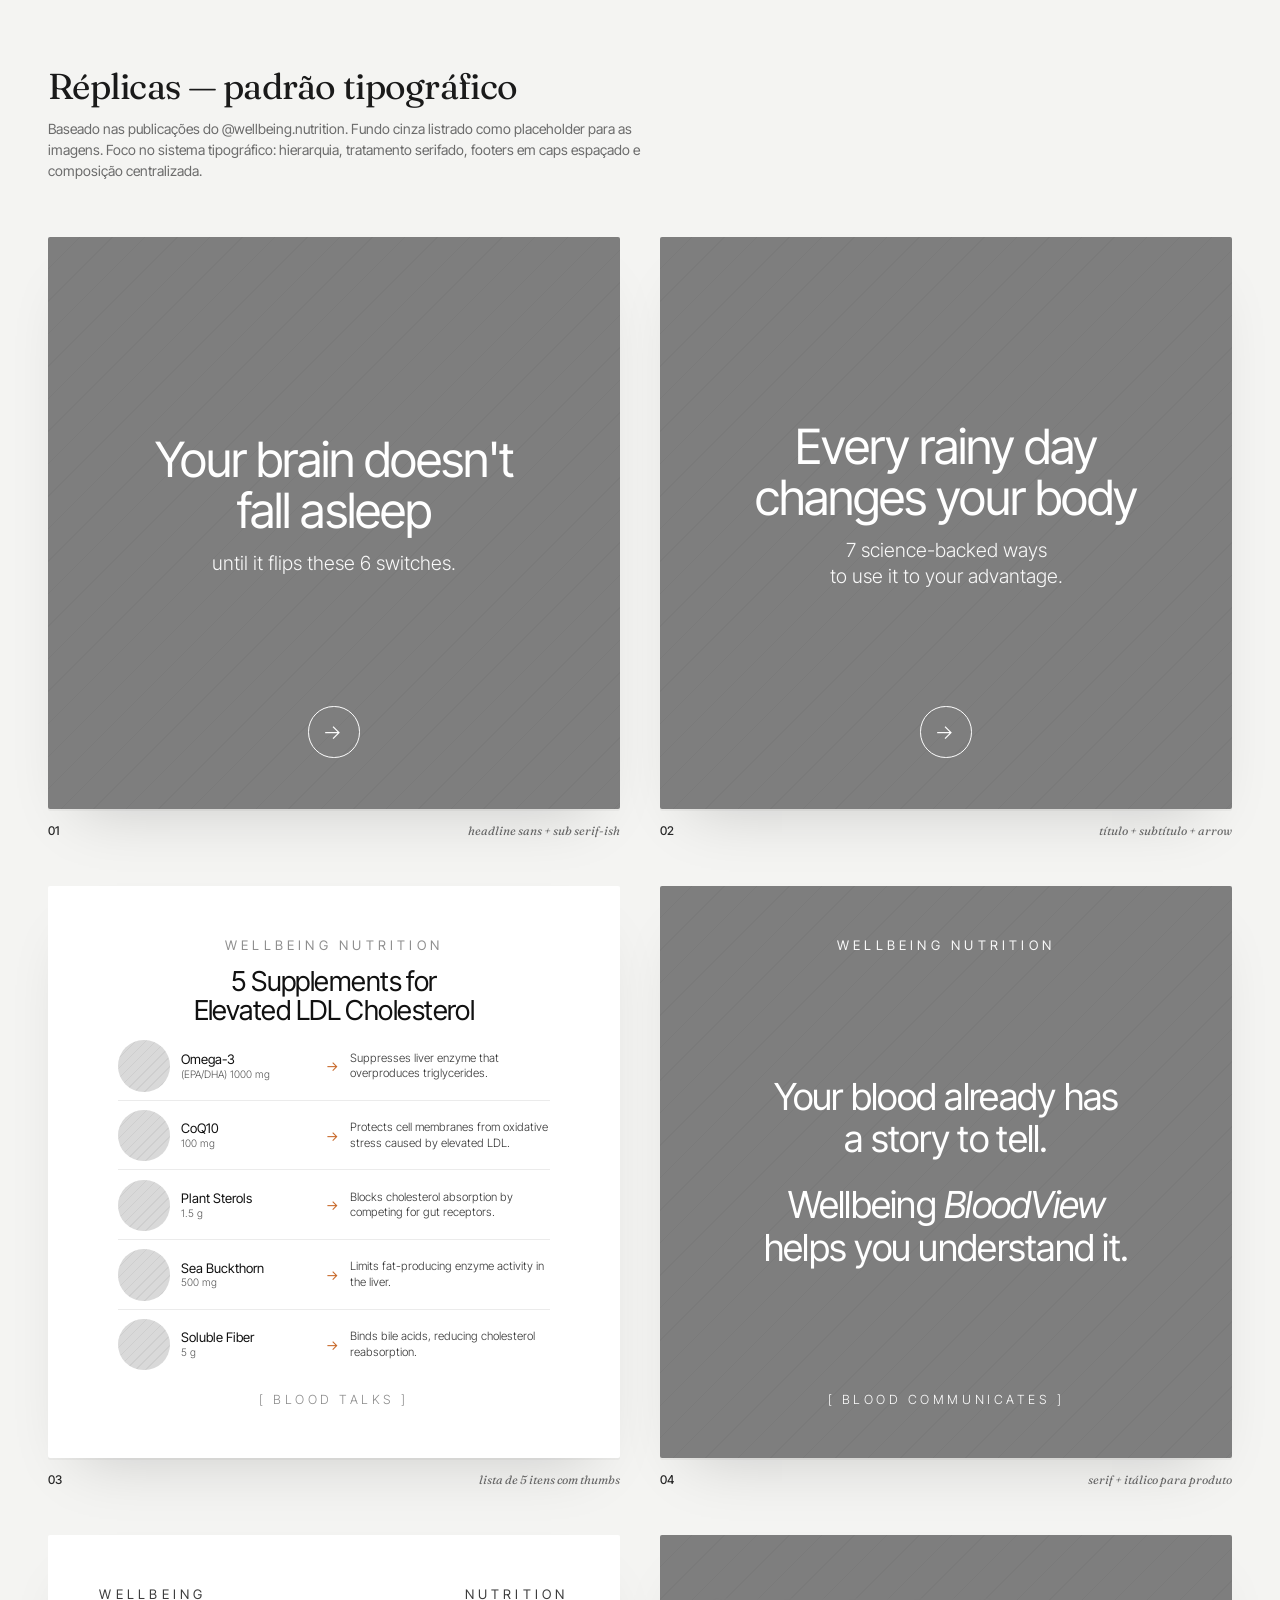
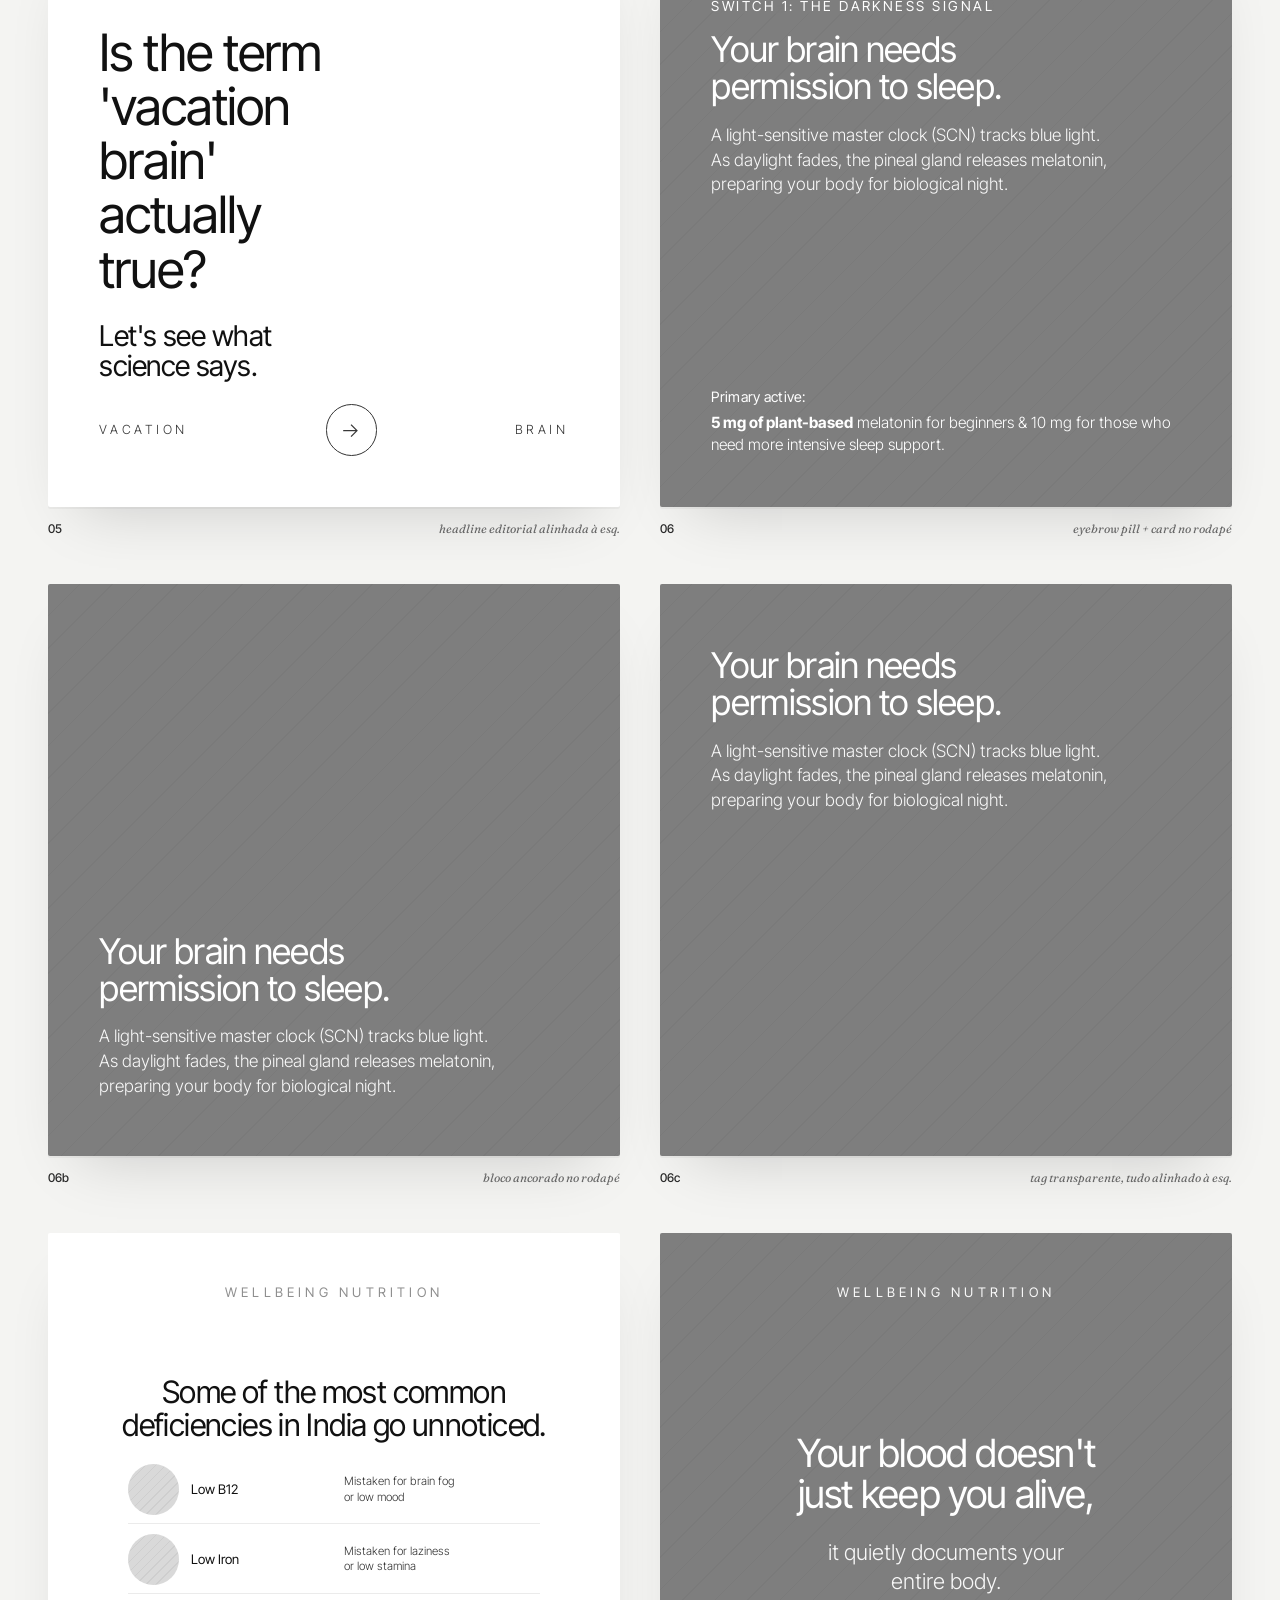
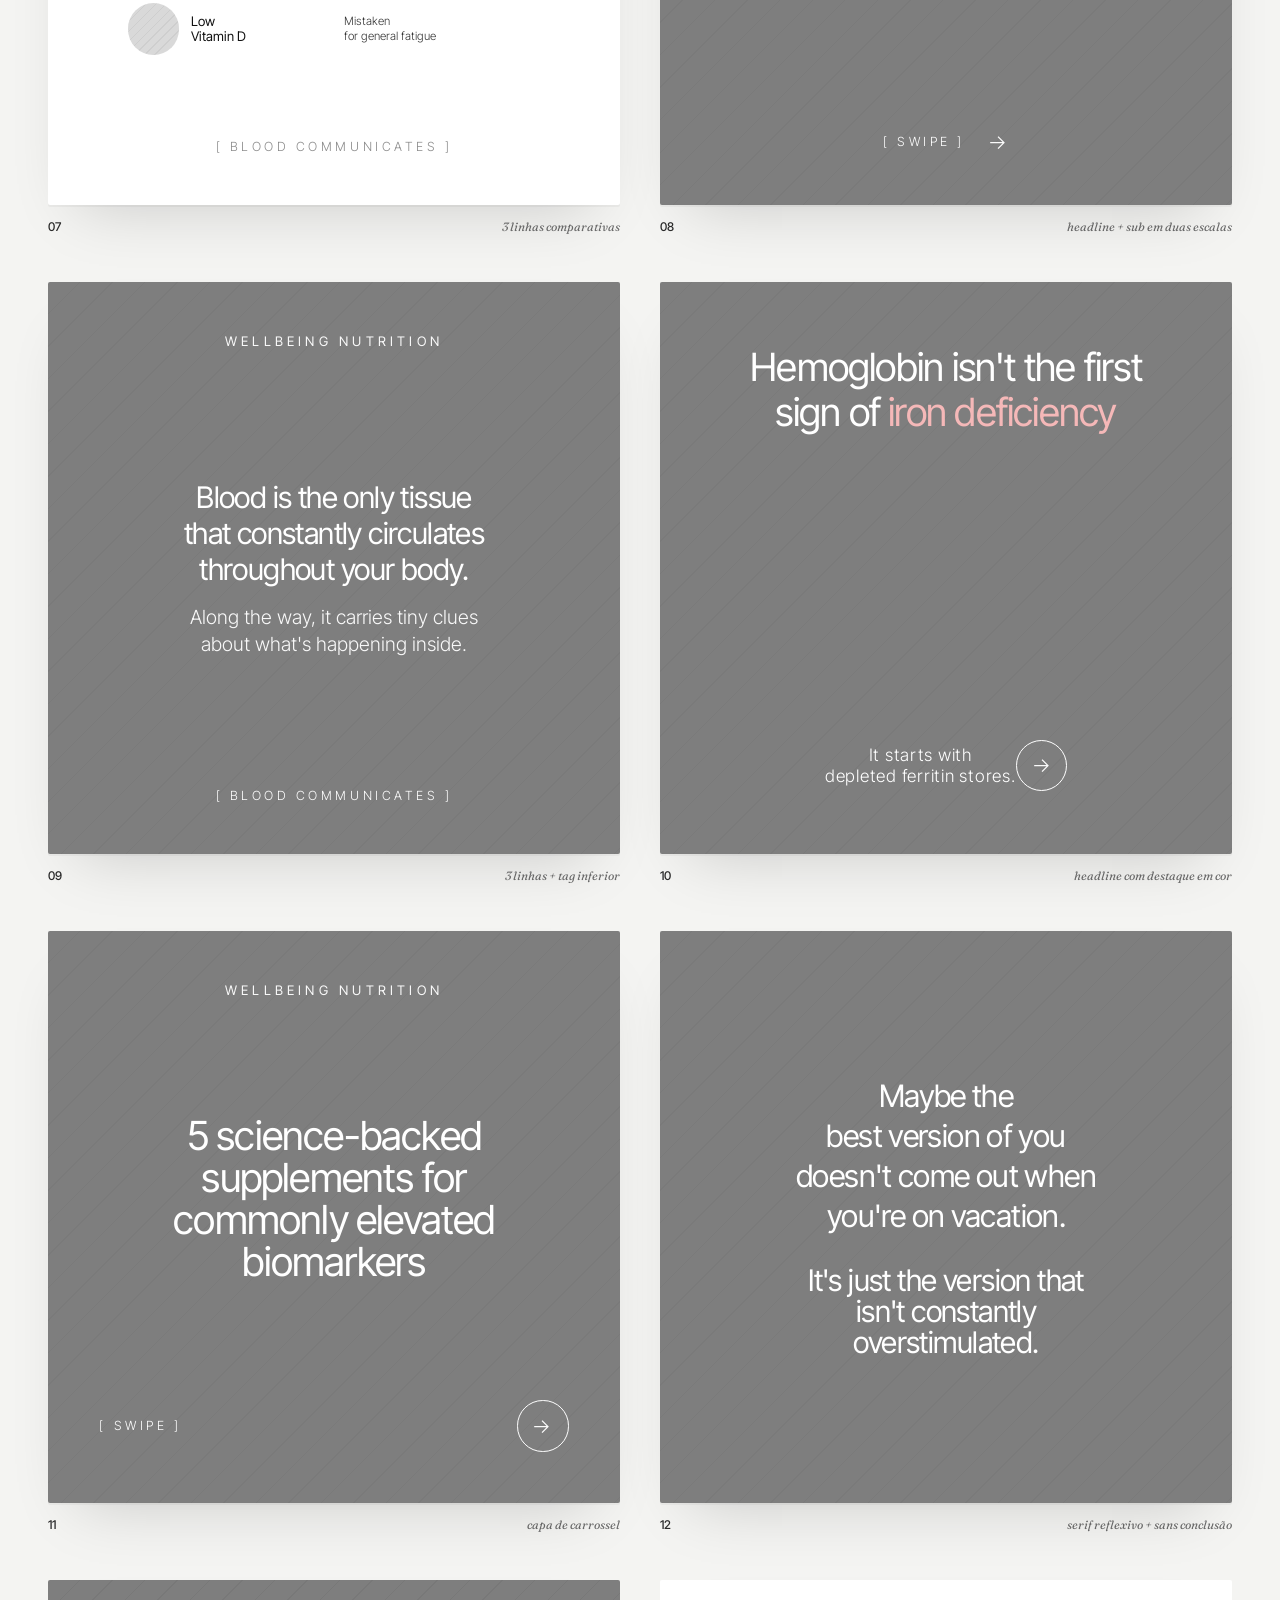
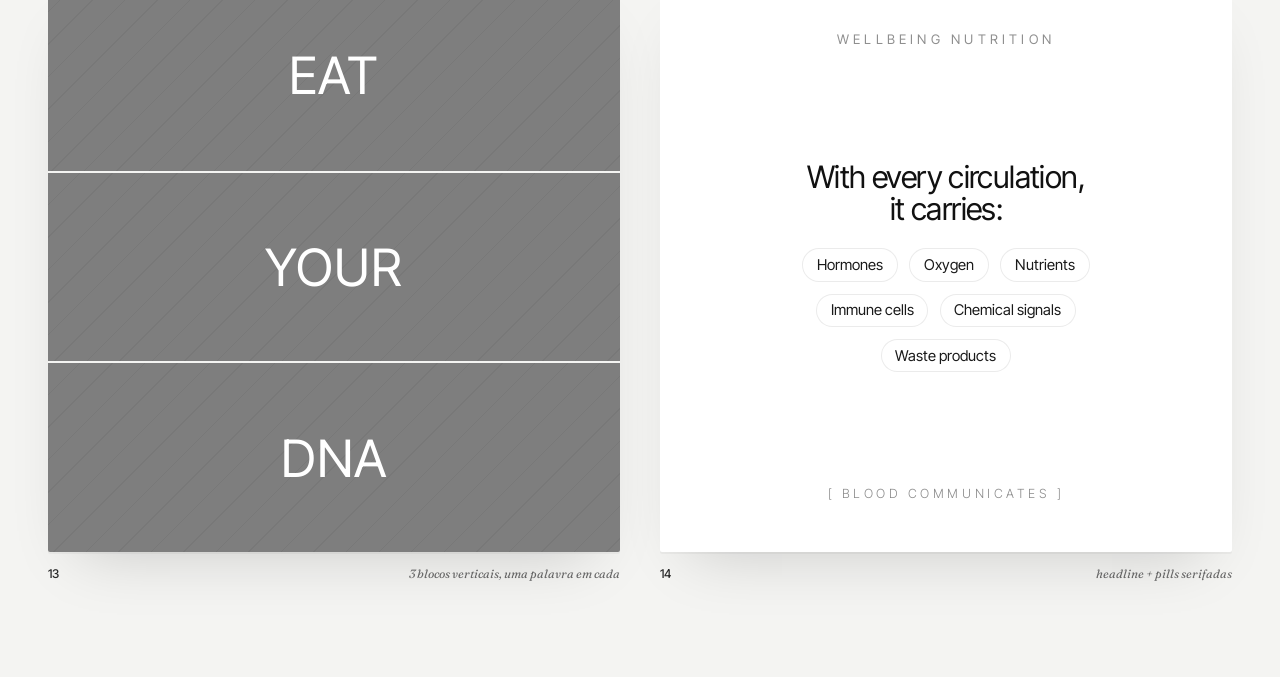
<file: pub_padrao/Replicas_v1_original.html>
<!doctype html>
<html lang="pt-br">
<head>
<meta charset="utf-8">
<title>Réplicas — Padrão Wellbeing Nutrition</title>
<link rel="preconnect" href="https://fonts.googleapis.com">
<link rel="preconnect" href="https://fonts.gstatic.com" crossorigin>
<link href="https://fonts.googleapis.com/css2?family=Fraunces:ital,wght@0,300;0,400;0,500;0,600;0,700;1,400;1,500;1,600&family=Inter+Tight:wght@200;300;400;500;600;700;800&display=swap" rel="stylesheet">
<style>
  :root{
    --gray-placeholder: #d9d9d9;
    --gray-stripe: #cfcfcf;
    --page-bg: #f4f4f2;
    --ink: #1a1a1a;
    --ink-soft: #2a2a2a;
    --caption: #6b6b6b;
  }
  *{box-sizing:border-box;margin:0;padding:0}
  html,body{background:var(--page-bg);color:var(--ink);font-family:'Inter Tight',system-ui,sans-serif;-webkit-font-smoothing:antialiased}
  body{padding:64px 48px 96px}
  .page-header{max-width:1200px;margin:0 auto 56px}
  .page-header h1{font-family:'Fraunces',serif;font-weight:400;font-size:36px;letter-spacing:-0.02em}
  .page-header p{margin-top:10px;color:var(--caption);font-size:14px;max-width:640px;line-height:1.5}

  .grid{
    display:grid;
    grid-template-columns:repeat(auto-fill,minmax(420px,1fr));
    gap:48px 40px;
    max-width:1400px;margin:0 auto;
  }

  /* ---------- Post canvas (1080x1080 escalado) ---------- */
  .post-wrap{display:flex;flex-direction:column;gap:14px}
  .post{
    width:100%;
    aspect-ratio:1/1;
    background:var(--gray-placeholder);
    background-image:
      repeating-linear-gradient(135deg, transparent 0 22px, rgba(0,0,0,0.035) 22px 23px);
    position:relative;
    overflow:hidden;
    border-radius:2px;
    box-shadow:0 2px 0 rgba(0,0,0,0.04), 0 30px 60px -30px rgba(0,0,0,0.18);
    container-type:inline-size;
  }
  .post::before{
    /* leve gradiente pra dar profundidade ao placeholder */
    content:"";position:absolute;inset:0;
    background:radial-gradient(ellipse at 50% 40%, rgba(255,255,255,0.35), transparent 60%);
    pointer-events:none;
  }
  /* imagem de fundo + overlay preto */
  .post .bg-img{
    position:absolute;inset:0;width:100%;height:100%;
    object-fit:cover;z-index:0;
  }
  .post .bg-overlay{
    position:absolute;inset:0;background:rgba(0,0,0,0.42);z-index:0;
  }
  .post.has-bg::before{display:none}
  .post.white-bg{background:#fff;background-image:none}
  .post.white-bg::before{display:none}
  .post-caption{
    display:flex;justify-content:space-between;align-items:baseline;
    font-size:12px;color:var(--caption);
    font-family:'Inter Tight',sans-serif;
  }
  .post-caption .label{font-weight:500;color:var(--ink-soft)}
  .post-caption .tag{font-family:'Fraunces',serif;font-style:italic}

  /* ---------- Sistema tipográfico dos posts ---------- */
  .p-inner{
    position:relative;z-index:1;
    width:100%;height:100%;
    padding:9cqi;
    display:flex;flex-direction:column;
    color:#fff;
  }
  .p-inner.dark{color:#111}

  .p-brand{
    font-family:'Inter Tight',sans-serif;
    font-size:2.3cqi;
    letter-spacing:0.32em;
    font-weight:400;
    text-transform:uppercase;
    text-align:center;
    opacity:0.95;
  }
  .p-brand.split{display:flex;justify-content:space-between;width:100%}

  .p-body{
    flex:1;display:flex;flex-direction:column;justify-content:center;
    align-items:center;text-align:center;gap:2.5cqi;
  }
  .p-body.left{align-items:flex-start;text-align:left}

  .p-headline{
    font-family:'Fraunces',serif;
    font-weight:400;
    font-size:8.5cqi;
    line-height:1.05;
    letter-spacing:-0.02em;
    text-wrap:balance;
  }
  .p-headline.sans{font-family:'Inter Tight',sans-serif;font-weight:400;letter-spacing:-0.02em}
  .p-headline em{font-style:italic;font-weight:400}

  .p-sub{
    font-family:'Inter Tight',sans-serif;
    font-weight:300;
    font-size:3.4cqi;
    line-height:1.35;
    max-width:80%;
    opacity:0.95;
    text-wrap:balance;
  }
  .p-sub.serif{font-family:'Fraunces',serif;font-weight:300}
  .p-sub strong{font-weight:500}

  .p-eyebrow{
    display:inline-block;
    font-family:'Inter Tight',sans-serif;
    font-size:2.4cqi;
    font-weight:400;
    letter-spacing:0.18em;
    text-transform:uppercase;
    padding:1.2cqi 2.6cqi;
    background:rgba(255,255,255,0.15);
    border:1px solid rgba(255,255,255,0.35);
    border-radius:99px;
    backdrop-filter:blur(6px);
  }
  .p-inner.dark .p-eyebrow{background:rgba(0,0,0,0.06);border-color:rgba(0,0,0,0.15)}

  .p-footer{
    display:flex;justify-content:space-between;align-items:center;
    font-family:'Inter Tight',sans-serif;font-size:2.2cqi;
    letter-spacing:0.28em;text-transform:uppercase;font-weight:300;
  }
  .p-footer.center{justify-content:center;gap:3cqi}
  .p-arrow{
    width:9cqi;height:9cqi;border-radius:50%;
    border:1.2px solid currentColor;
    display:grid;place-items:center;
    font-size:3.5cqi;font-family:'Inter Tight';font-weight:300;
  }

  /* pills */
  .pills{display:flex;flex-wrap:wrap;gap:2cqi;justify-content:center;max-width:85%}
  .pill{
    font-family:'Inter Tight',sans-serif;font-weight:400;
    font-size:2.6cqi;
    padding:1.2cqi 2.4cqi;
    border-radius:99px;
    background:#ffffff;color:#1a1a1a;
    border:1px solid rgba(0,0,0,0.08);
  }

  /* rows (5 supplements / deficiencies) */
  .rows{width:92%;display:flex;flex-direction:column;gap:1.6cqi;margin:0 auto;text-align:left}
  .row{
    display:grid;grid-template-columns:9cqi 1fr auto 1.5fr;
    gap:2cqi;align-items:center;
    padding-bottom:1.4cqi;border-bottom:1px solid rgba(0,0,0,0.08);
    text-align:left;
  }
  .row:last-child{border-bottom:0}
  .row .thumb{
    width:9cqi;height:9cqi;border-radius:50%;
    background:var(--gray-placeholder);
    background-image:repeating-linear-gradient(135deg, transparent 0 6px, rgba(0,0,0,0.05) 6px 7px);
  }
  .row .name{font-family:'Inter Tight';font-weight:400;font-size:2.3cqi;line-height:1.15}
  .row .name small{display:block;font-weight:300;font-size:1.8cqi;color:#555;margin-top:0.3cqi}
  .row .arrow{font-size:2.4cqi;color:#c96a2b}
  .row .desc{font-family:'Inter Tight';font-weight:300;font-size:2cqi;line-height:1.35;color:#333}

  /* switch card */
  .switch-card{
    margin-top:auto;
    background:rgba(255,255,255,0.9);color:#111;
    border-radius:2cqi;padding:3.5cqi 4cqi;
    font-family:'Inter Tight';font-weight:300;font-size:2.7cqi;line-height:1.4;
    border:1px solid rgba(0,0,0,0.05);
  }
  .switch-card b{display:block;font-weight:400;color:#0d3b8a;font-size:2.5cqi;margin-bottom:1cqi;letter-spacing:0.02em}

  /* 3-image stack */
  .stack{position:absolute;inset:0;display:grid;grid-template-rows:1fr 1fr 1fr}
  .stack > div{
    position:relative;display:grid;place-items:center;color:#fff;
    background:var(--gray-placeholder);
    background-image:repeating-linear-gradient(135deg, transparent 0 22px, rgba(0,0,0,0.05) 22px 23px);
  }
  .stack > div + div{border-top:2px solid var(--page-bg)}
  .stack .word{
    font-family:'Inter Tight';font-weight:400;font-size:9cqi;letter-spacing:0.02em;color:#fff;
  }

  /* utility positioners */
  .top{margin-top:0}
  .push-bottom{margin-top:auto}
  .gap-lg{gap:5cqi}
  .w-90{max-width:90%}
</style>
</head>
<body>

<div class="page-header">
  <h1>Réplicas — padrão tipográfico</h1>
  <p>Baseado nas publicações do @wellbeing.nutrition. Fundo cinza listrado como placeholder para as imagens. Foco no sistema tipográfico: hierarquia, tratamento serifado, footers em caps espaçado e composição centralizada.</p>
</div>

<div class="grid">

  <!-- 1. Your brain doesn't fall asleep -->
  <div class="post-wrap">
    <div class="post has-bg">
      <div class="bg-overlay"></div>
      <div class="p-inner">
        <div class="p-brand">&nbsp;</div>
        <div class="p-body">
          <div class="p-headline sans">Your brain doesn't<br>fall asleep</div>
          <div class="p-sub">until it flips these 6 switches.</div>
        </div>
        <div class="p-footer center">
          <div class="p-arrow">→</div>
        </div>
      </div>
    </div>
    <div class="post-caption"><span class="label">01</span><span class="tag">headline sans + sub serif-ish</span></div>
  </div>

  <!-- 2. Every rainy day -->
  <div class="post-wrap">
    <div class="post has-bg">
      <div class="bg-overlay"></div>
      <div class="p-inner">
        <div class="p-brand">&nbsp;</div>
        <div class="p-body">
          <div class="p-headline sans">Every rainy day<br>changes your body</div>
          <div class="p-sub">7 science-backed ways<br>to use it to your advantage.</div>
        </div>
        <div class="p-footer center"><div class="p-arrow">→</div></div>
      </div>
    </div>
    <div class="post-caption"><span class="label">02</span><span class="tag">título + subtítulo + arrow</span></div>
  </div>

  <!-- 3. 5 Supplements for LDL -->
  <div class="post-wrap">
    <div class="post white-bg">
      <div class="p-inner dark">
        <div class="p-brand" style="color:#8a8a8a">WELLBEING NUTRITION</div>
        <div class="p-body" style="gap:2.8cqi">
          <div class="p-headline sans" style="font-size:4.8cqi;color:#111">5 Supplements for<br>Elevated LDL Cholesterol</div>
          <div class="rows">
            <div class="row">
              <div class="thumb"></div>
              <div class="name">Omega-3<br><small>(EPA/DHA) 1000 mg</small></div>
              <div class="arrow">→</div>
              <div class="desc">Suppresses liver enzyme that overproduces triglycerides.</div>
            </div>
            <div class="row">
              <div class="thumb"></div>
              <div class="name">CoQ10<br><small>100 mg</small></div>
              <div class="arrow">→</div>
              <div class="desc">Protects cell membranes from oxidative stress caused by elevated LDL.</div>
            </div>
            <div class="row">
              <div class="thumb"></div>
              <div class="name">Plant Sterols<br><small>1.5 g</small></div>
              <div class="arrow">→</div>
              <div class="desc">Blocks cholesterol absorption by competing for gut receptors.</div>
            </div>
            <div class="row">
              <div class="thumb"></div>
              <div class="name">Sea Buckthorn<br><small>500 mg</small></div>
              <div class="arrow">→</div>
              <div class="desc">Limits fat-producing enzyme activity in the liver.</div>
            </div>
            <div class="row">
              <div class="thumb"></div>
              <div class="name">Soluble Fiber<br><small>5 g</small></div>
              <div class="arrow">→</div>
              <div class="desc">Binds bile acids, reducing cholesterol reabsorption.</div>
            </div>
          </div>
        </div>
        <div class="p-footer center" style="color:#8a8a8a">[ BLOOD TALKS ]</div>
      </div>
    </div>
    <div class="post-caption"><span class="label">03</span><span class="tag">lista de 5 itens com thumbs</span></div>
  </div>

  <!-- 4. Your blood already has a story -->
  <div class="post-wrap">
    <div class="post has-bg">
      <div class="bg-overlay"></div>
      <div class="p-inner">
        <div class="p-brand">WELLBEING NUTRITION</div>
        <div class="p-body" style="gap:4cqi">
          <div class="p-headline sans" style="font-family:'Inter Tight',sans-serif;font-weight:400;font-size:6.5cqi;line-height:1.15">
            Your blood already has<br>a story to tell.
          </div>
          <div class="p-headline sans" style="font-family:'Inter Tight',sans-serif;font-weight:400;font-size:6.5cqi;line-height:1.15">
            Wellbeing <em>BloodView</em><br>helps you understand it.
          </div>
        </div>
        <div class="p-footer center">[ BLOOD COMMUNICATES ]</div>
      </div>
    </div>
    <div class="post-caption"><span class="label">04</span><span class="tag">serif + itálico para produto</span></div>
  </div>

  <!-- 5. Vacation brain -->
  <div class="post-wrap">
    <div class="post white-bg">
      <div class="p-inner dark">
        <div class="p-brand split" style="color:#333">
          <span>WELLBEING</span><span>NUTRITION</span>
        </div>
        <div class="p-body left" style="justify-content:space-between;color:#111;padding:4cqi 0">
          <div>
            <div class="p-headline sans" style="font-size:9cqi;color:#111;line-height:1.05">
              Is the term<br><b style="font-weight:400">'vacation<br>brain'</b><br>actually<br>true?
            </div>
          </div>
          <div class="p-headline sans" style="font-size:5cqi;color:#111;font-weight:400">
            Let's see what<br>science says.
          </div>
        </div>
        <div class="p-footer split" style="justify-content:space-between;color:#333">
          <span>VACATION</span>
          <div class="p-arrow" style="color:#333">→</div>
          <span>BRAIN</span>
        </div>
      </div>
    </div>
    <div class="post-caption"><span class="label">05</span><span class="tag">headline editorial alinhada à esq.</span></div>
  </div>

  <!-- 6. Switch 1: darkness signal -->
  <div class="post-wrap">
    <div class="post has-bg">
      <div class="bg-overlay"></div>
      <div class="p-inner">
        <div class="p-body left" style="justify-content:flex-start;gap:3cqi;margin-top:2cqi">
          <div class="p-eyebrow" style="background:transparent;border:0;padding:0;color:#fff">SWITCH 1: THE DARKNESS SIGNAL</div>
          <div class="p-headline sans" style="font-size:6.2cqi;text-align:left">Your brain needs<br>permission to sleep.</div>
          <div class="p-sub" style="text-align:left;max-width:95%;font-size:3cqi;line-height:1.45">
            A light-sensitive master clock (SCN) tracks blue light.<br>
            As daylight fades, the pineal gland releases melatonin,<br>
            preparing your body for biological night.
          </div>
        </div>
        <div class="switch-card" style="background:transparent;border:0;padding:0;color:#fff">
          <b style="color:#fff">Primary active:</b>
          <span><strong>5 mg of plant-based</strong> melatonin for beginners &amp; 10 mg for those who need more intensive sleep support.</span>
        </div>
      </div>
    </div>
    <div class="post-caption"><span class="label">06</span><span class="tag">eyebrow pill + card no rodapé</span></div>
  </div>

  <!-- 6b. Switch 1 — layout com texto no rodapé -->
  <div class="post-wrap">
    <div class="post has-bg">
      <div class="bg-overlay"></div>
      <div class="p-inner">
        <div style="flex:1"></div>
        <div class="p-body left" style="flex:none;justify-content:flex-end;gap:3cqi;margin-bottom:1cqi">
          <div class="p-headline sans" style="font-size:6.2cqi;text-align:left">Your brain needs<br>permission to sleep.</div>
          <div class="p-sub" style="text-align:left;max-width:95%;font-size:3cqi;line-height:1.45">
            A light-sensitive master clock (SCN) tracks blue light.<br>
            As daylight fades, the pineal gland releases melatonin,<br>
            preparing your body for biological night.
          </div>
        </div>
      </div>
    </div>
    <div class="post-caption"><span class="label">06b</span><span class="tag">bloco ancorado no rodapé</span></div>
  </div>

  <!-- 6c. Switch 1 — sem cores, alinhamento na mesma vertical -->
  <div class="post-wrap">
    <div class="post has-bg">
      <div class="bg-overlay"></div>
      <div class="p-inner">
        <div class="p-body left" style="justify-content:flex-start;gap:3cqi;margin-top:2cqi;align-items:flex-start">
          <div class="p-headline sans" style="font-size:6.2cqi;text-align:left;margin-left:0">Your brain needs<br>permission to sleep.</div>
          <div class="p-sub" style="text-align:left;max-width:95%;font-size:3cqi;line-height:1.45;margin-left:0">
            A light-sensitive master clock (SCN) tracks blue light.<br>
            As daylight fades, the pineal gland releases melatonin,<br>
            preparing your body for biological night.
          </div>
        </div>
      </div>
    </div>
    <div class="post-caption"><span class="label">06c</span><span class="tag">tag transparente, tudo alinhado à esq.</span></div>
  </div>

  <!-- 7. Some of the most common deficiencies -->
  <div class="post-wrap">
    <div class="post white-bg">
      <div class="p-inner dark">
        <div class="p-brand" style="color:#8a8a8a">WELLBEING NUTRITION</div>
        <div class="p-body" style="gap:4cqi">
          <div class="p-headline sans" style="font-size:5.4cqi;color:#111">
            Some of the most common<br>deficiencies in India go unnoticed.
          </div>
          <div class="rows" style="width:88%">
            <div class="row">
              <div class="thumb"></div>
              <div class="name">Low B12</div>
              <div></div>
              <div class="desc">Mistaken for brain fog<br>or low mood</div>
            </div>
            <div class="row">
              <div class="thumb"></div>
              <div class="name">Low Iron</div>
              <div></div>
              <div class="desc">Mistaken for laziness<br>or low stamina</div>
            </div>
            <div class="row">
              <div class="thumb"></div>
              <div class="name">Low<br>Vitamin D</div>
              <div></div>
              <div class="desc">Mistaken<br>for general fatigue</div>
            </div>
          </div>
        </div>
        <div class="p-footer center" style="color:#8a8a8a">[ BLOOD COMMUNICATES ]</div>
      </div>
    </div>
    <div class="post-caption"><span class="label">07</span><span class="tag">3 linhas comparativas</span></div>
  </div>

  <!-- 8. Your blood doesn't just keep you alive -->
  <div class="post-wrap">
    <div class="post has-bg">
      <div class="bg-overlay"></div>
      <div class="p-inner">
        <div class="p-brand">WELLBEING NUTRITION</div>
        <div class="p-body" style="gap:4cqi">
          <div class="p-headline sans" style="font-size:6.8cqi">Your blood doesn't<br>just keep you alive,</div>
          <div class="p-sub" style="font-size:3.8cqi;max-width:75%">it quietly documents your<br>entire body.</div>
        </div>
        <div class="p-footer center" style="gap:4cqi;align-items:center">
          <span>[ SWIPE ]</span>
          <span style="font-size:3.5cqi">→</span>
        </div>
      </div>
    </div>
    <div class="post-caption"><span class="label">08</span><span class="tag">headline + sub em duas escalas</span></div>
  </div>

  <!-- 9. Blood is the only tissue -->
  <div class="post-wrap">
    <div class="post has-bg">
      <div class="bg-overlay"></div>
      <div class="p-inner">
        <div class="p-brand">WELLBEING NUTRITION</div>
        <div class="p-body" style="gap:3cqi">
          <div class="p-headline sans" style="font-size:5.2cqi;line-height:1.2">
            Blood is the only tissue<br>that constantly circulates<br>throughout your body.
          </div>
          <div class="p-sub" style="font-size:3.4cqi;max-width:75%">
            Along the way, it carries tiny clues<br>about what's happening inside.
          </div>
        </div>
        <div class="p-footer center">[ BLOOD COMMUNICATES ]</div>
      </div>
    </div>
    <div class="post-caption"><span class="label">09</span><span class="tag">3 linhas + tag inferior</span></div>
  </div>

  <!-- 10. Hemoglobin isn't the first sign -->
  <div class="post-wrap">
    <div class="post has-bg">
      <div class="bg-overlay"></div>
      <div class="p-inner">
        <div class="p-body" style="justify-content:space-between;gap:3cqi;padding:2cqi 0">
          <div class="p-headline sans" style="font-size:6.8cqi;color:#fff;text-align:center;line-height:1.15">
            Hemoglobin isn't the first<br>sign of <span style="color:#f5b8b8">iron deficiency</span>
          </div>
          <div style="flex:1"></div>
          <div class="p-footer" style="justify-content:space-between;color:#fff;font-size:2.6cqi;letter-spacing:0.05em;text-transform:none">
            <span style="font-family:'Inter Tight';font-weight:300;font-size:3cqi">It starts with<br>depleted ferritin stores.</span>
            <div class="p-arrow" style="color:#fff;border-color:#fff">→</div>
          </div>
        </div>
      </div>
    </div>
    <div class="post-caption"><span class="label">10</span><span class="tag">headline com destaque em cor</span></div>
  </div>

  <!-- 11. 5 science-backed supplements -->
  <div class="post-wrap">
    <div class="post has-bg">
      <div class="bg-overlay"></div>
      <div class="p-inner">
        <div class="p-brand">WELLBEING NUTRITION</div>
        <div class="p-body">
          <div class="p-headline sans" style="font-size:7cqi">
            5 science-backed<br>supplements for<br>commonly elevated<br>biomarkers
          </div>
        </div>
        <div class="p-footer" style="justify-content:space-between">
          <span>[ SWIPE ]</span>
          <div class="p-arrow">→</div>
        </div>
      </div>
    </div>
    <div class="post-caption"><span class="label">11</span><span class="tag">capa de carrossel</span></div>
  </div>

  <!-- 12. Maybe the best version of you -->
  <div class="post-wrap">
    <div class="post has-bg">
      <div class="bg-overlay"></div>
      <div class="p-inner">
        <div class="p-body" style="gap:5cqi">
          <div class="p-headline sans" style="font-family:'Inter Tight',sans-serif;font-weight:400;font-size:5.4cqi;line-height:1.3">
            Maybe the<br>best version of you<br>doesn't come out when<br>you're on vacation.
          </div>
          <div class="p-headline sans" style="font-size:5.2cqi;font-weight:400">
            It's just the version that<br>isn't constantly<br>overstimulated.
          </div>
        </div>
      </div>
    </div>
    <div class="post-caption"><span class="label">12</span><span class="tag">serif reflexivo + sans conclusão</span></div>
  </div>

  <!-- 13. EAT YOUR DNA (3-image stack) -->
  <div class="post-wrap">
    <div class="post" style="background:none">
      <div class="stack">
        <div>
              <div class="bg-overlay"></div>
          <span class="word" style="position:relative;z-index:1">EAT</span>
        </div>
        <div>
              <div class="bg-overlay"></div>
          <span class="word" style="position:relative;z-index:1">YOUR</span>
        </div>
        <div>
              <div class="bg-overlay"></div>
          <span class="word" style="position:relative;z-index:1">DNA</span>
        </div>
      </div>
    </div>
    <div class="post-caption"><span class="label">13</span><span class="tag">3 blocos verticais, uma palavra em cada</span></div>
  </div>

  <!-- 14. With every circulation (pills) -->
  <div class="post-wrap">
    <div class="post white-bg">
      <div class="p-inner dark">
        <div class="p-brand" style="color:#8a8a8a">WELLBEING NUTRITION</div>
        <div class="p-body" style="gap:4cqi">
          <div class="p-headline sans" style="font-size:5.4cqi;color:#111">With every circulation,<br>it carries:</div>
          <div class="pills">
            <span class="pill">Hormones</span>
            <span class="pill">Oxygen</span>
            <span class="pill">Nutrients</span>
            <span class="pill">Immune cells</span>
            <span class="pill">Chemical signals</span>
            <span class="pill">Waste products</span>
          </div>
        </div>
        <div class="p-footer center" style="color:#8a8a8a">[ BLOOD COMMUNICATES ]</div>
      </div>
    </div>
    <div class="post-caption"><span class="label">14</span><span class="tag">headline + pills serifadas</span></div>
  </div>

</div>

</body>
</html>
</file>
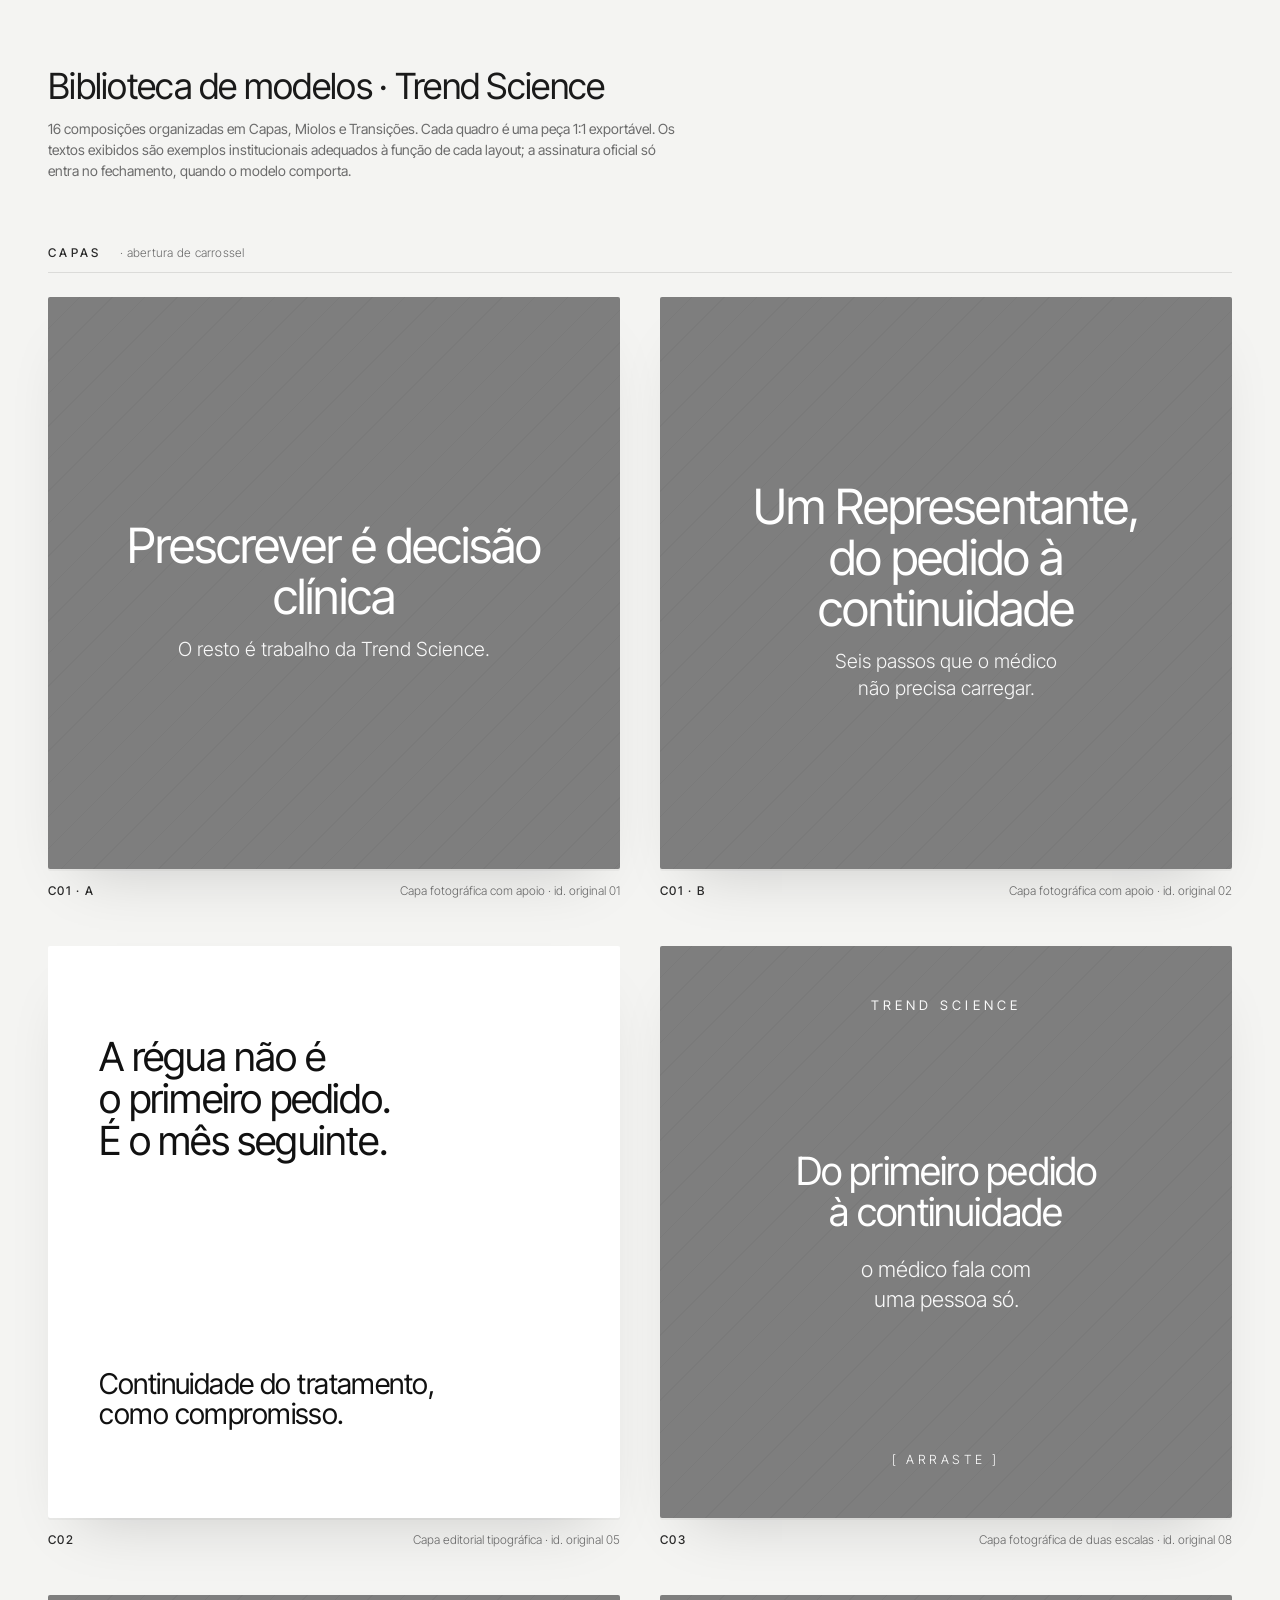
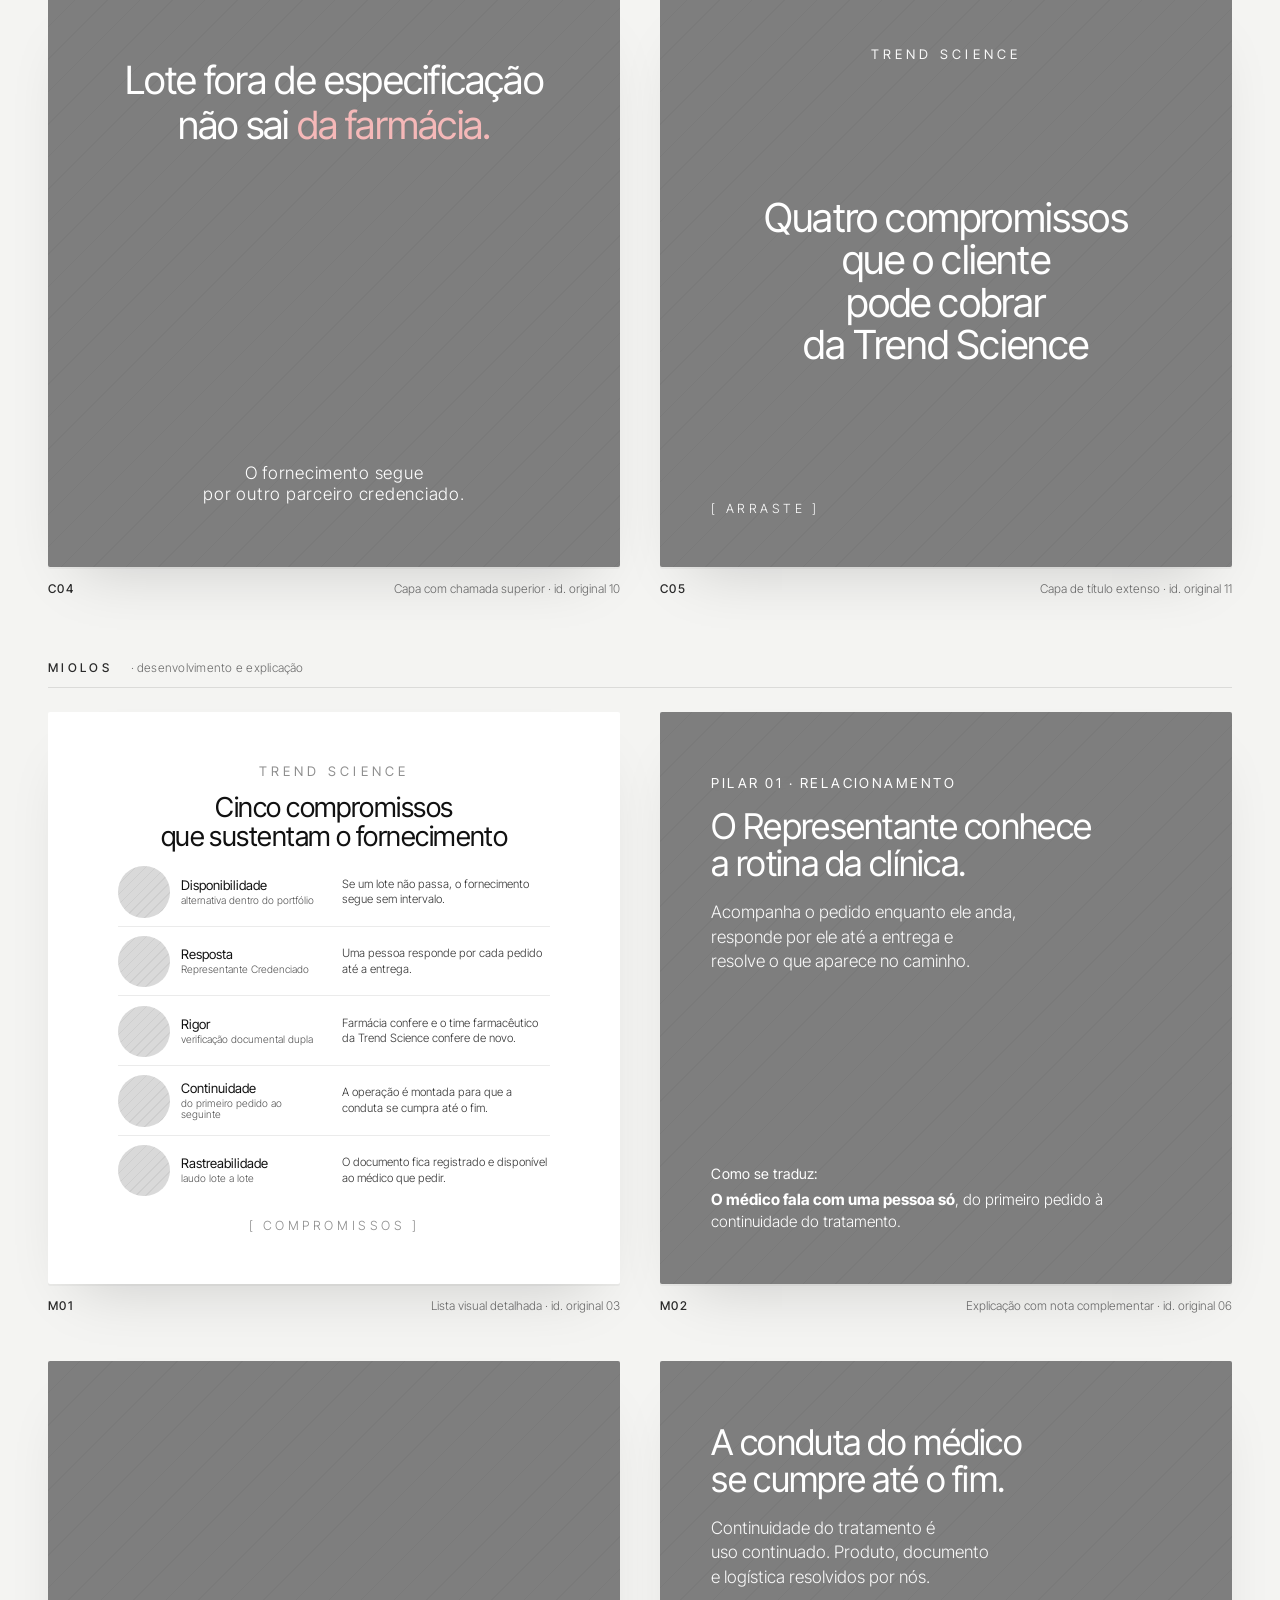
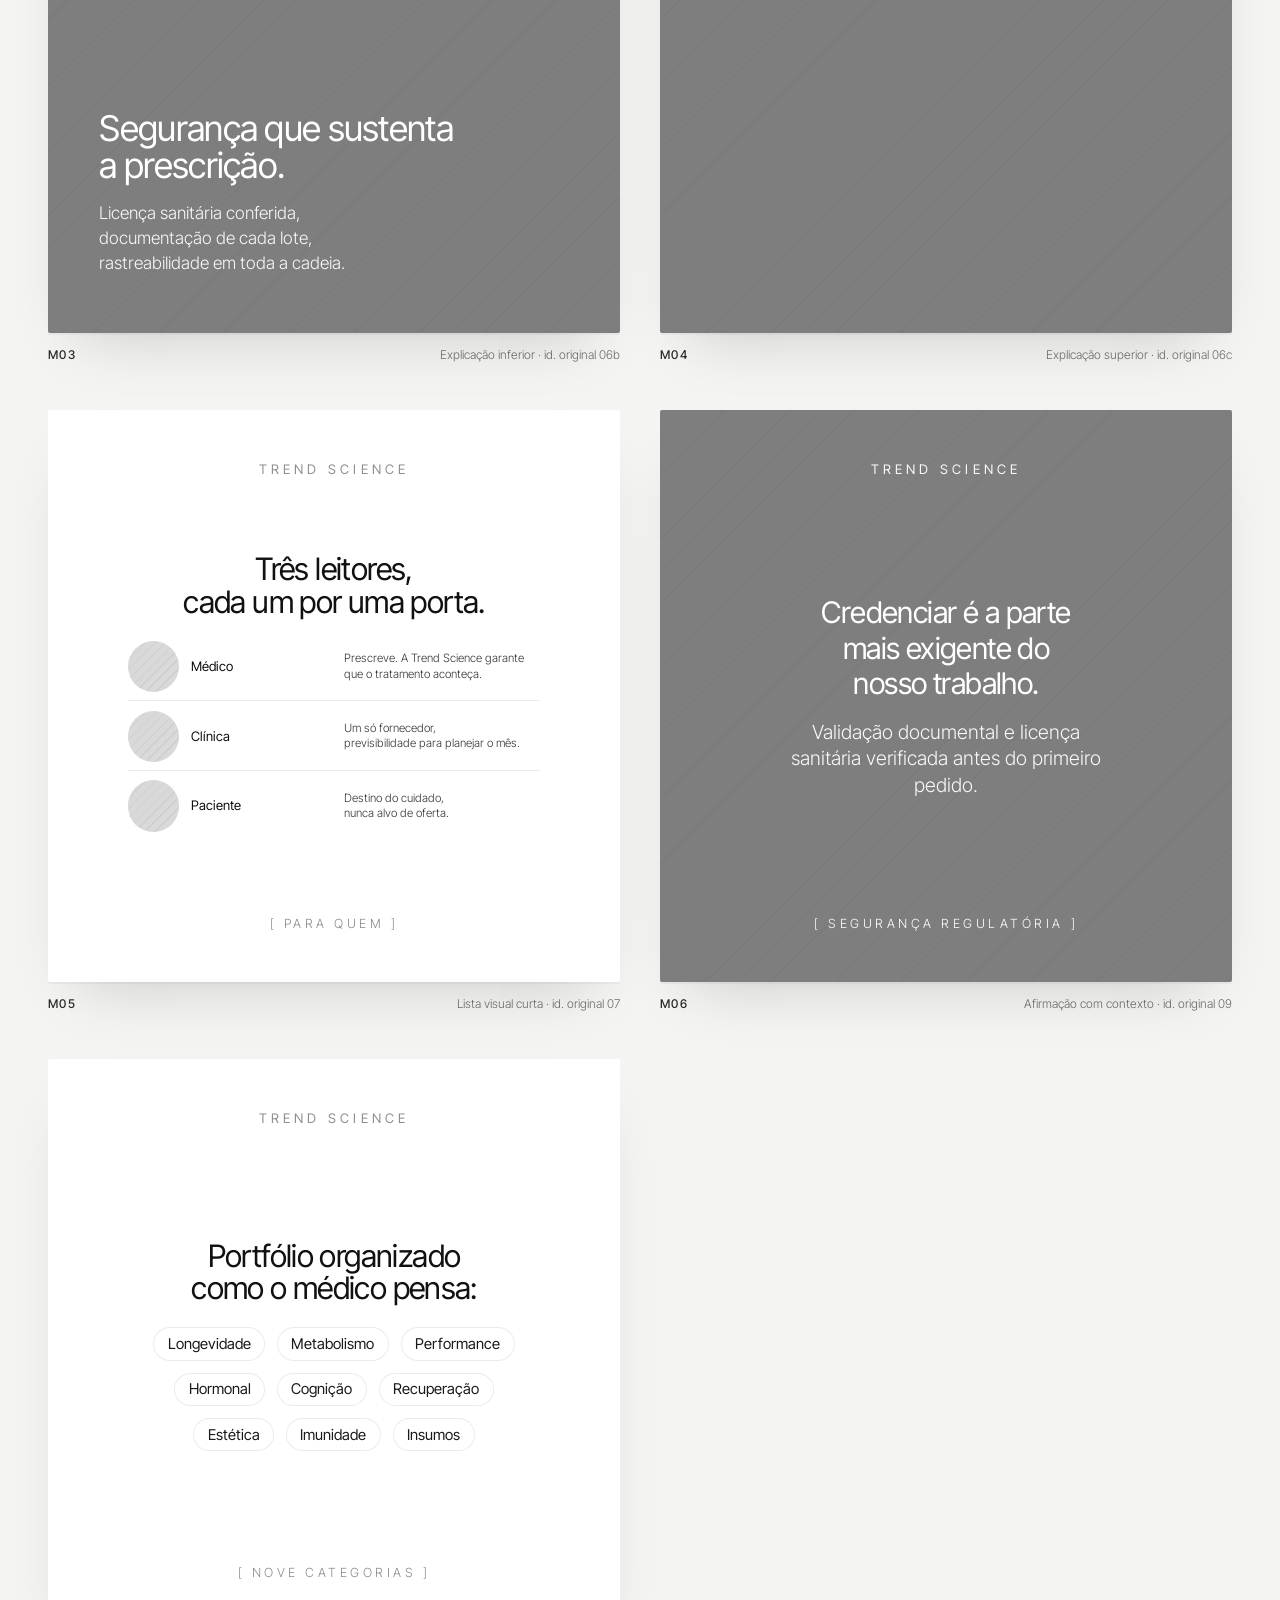
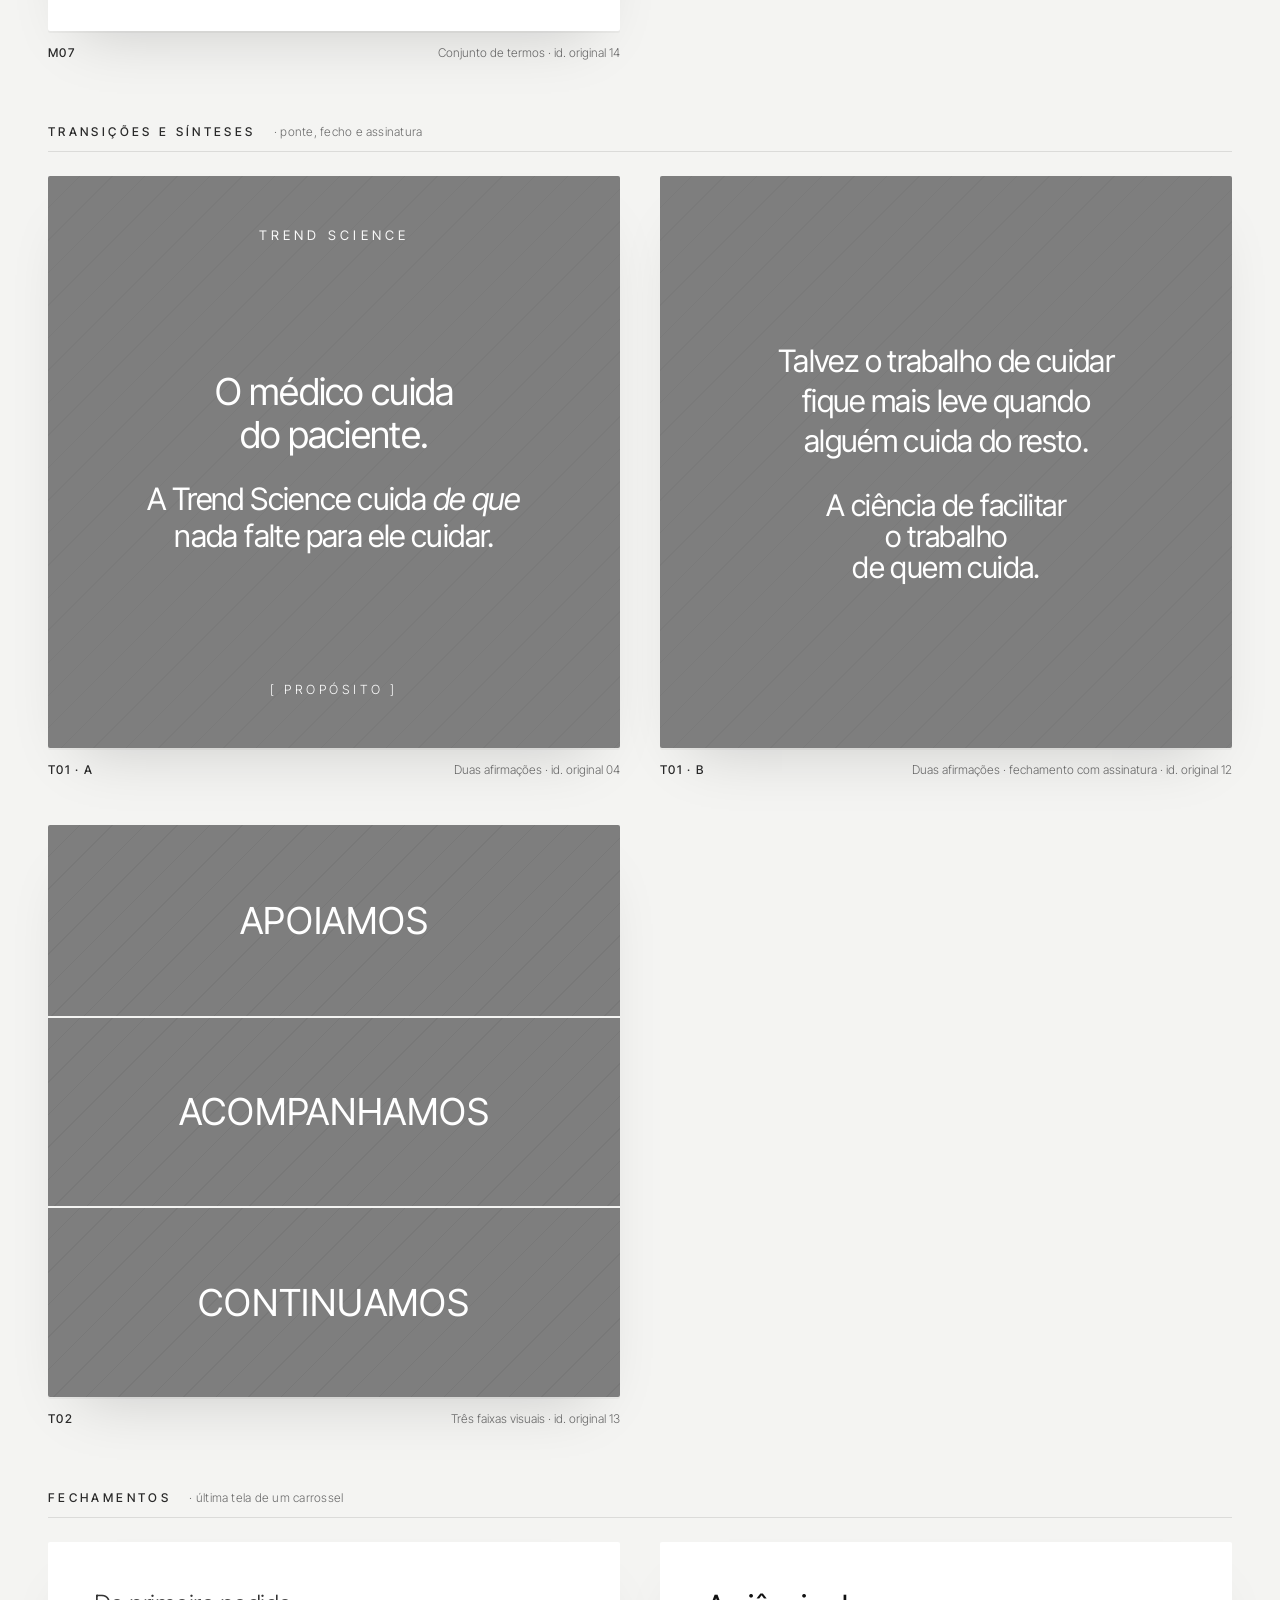
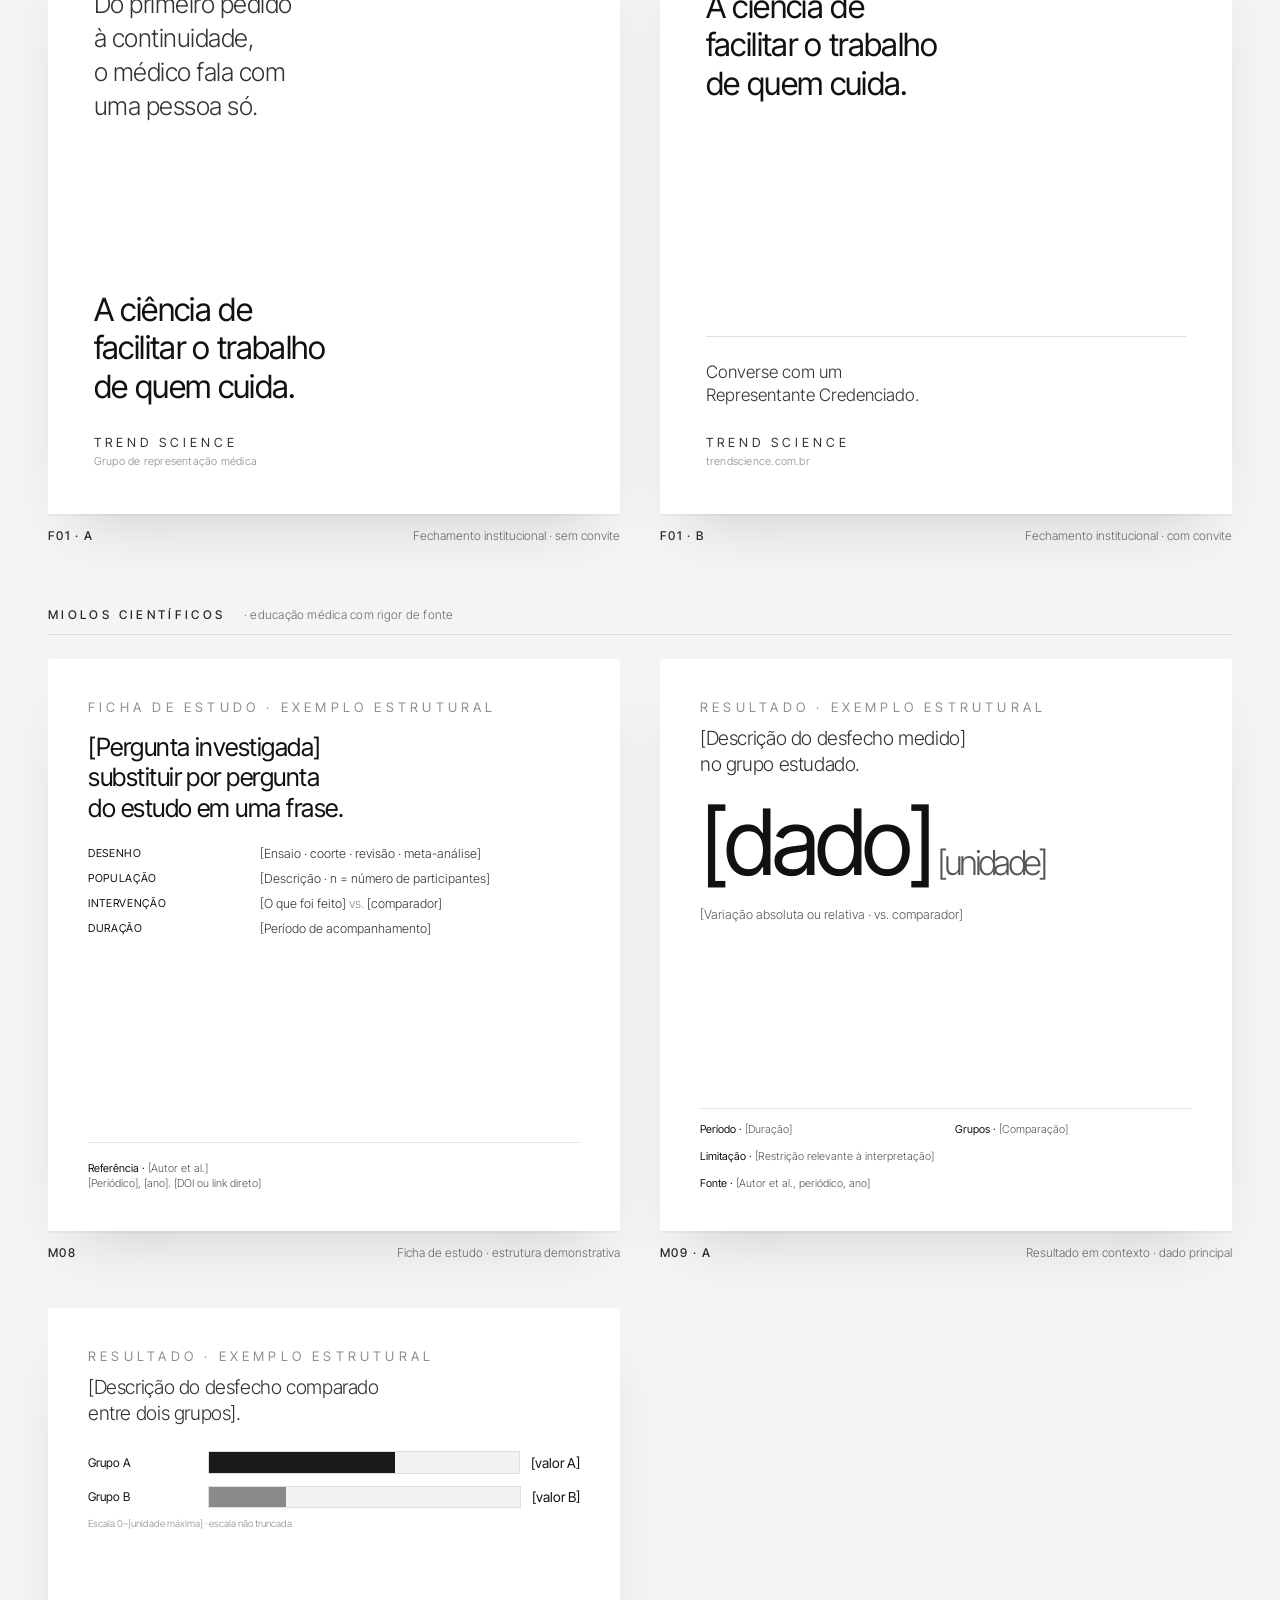
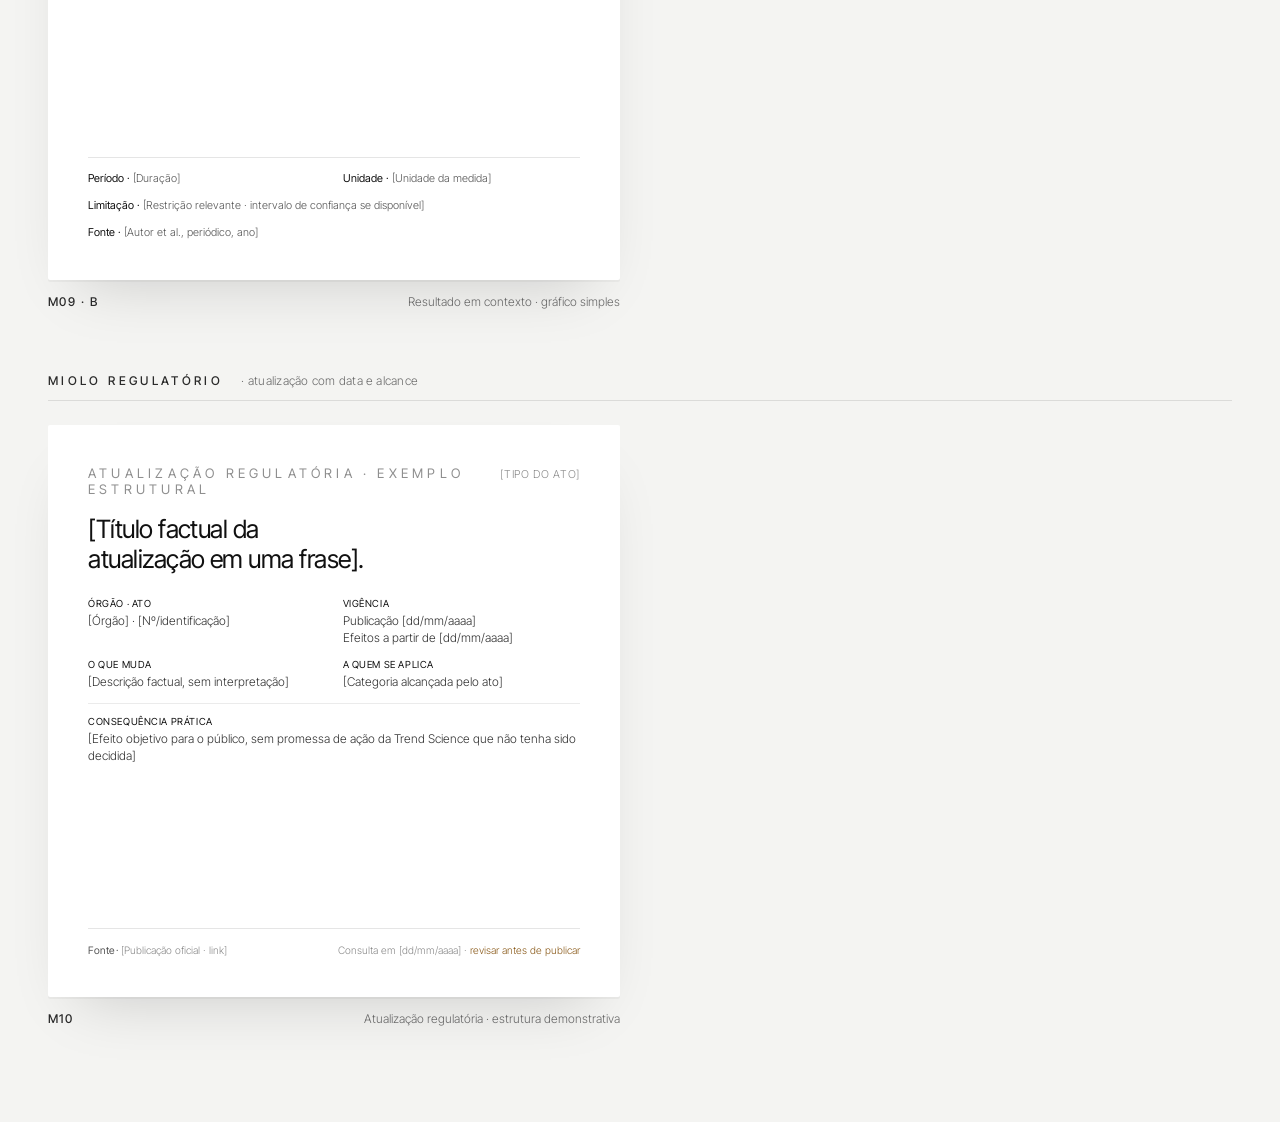
<file: pub_padrao/Replicas_v2.html>
<!doctype html>
<html lang="pt-br">
<head>
<meta charset="utf-8">
<title>Biblioteca de modelos — Trend Science</title>
<link rel="preconnect" href="https://fonts.googleapis.com">
<link rel="preconnect" href="https://fonts.gstatic.com" crossorigin>
<link href="https://fonts.googleapis.com/css2?family=Fraunces:ital,wght@0,300;0,400;0,500;0,600;0,700;1,400;1,500;1,600&family=Inter+Tight:wght@200;300;400;500;600;700;800&display=swap" rel="stylesheet">
<style>
  :root{
    --gray-placeholder: #d9d9d9;
    --gray-stripe: #cfcfcf;
    --page-bg: #f4f4f2;
    --ink: #1a1a1a;
    --ink-soft: #2a2a2a;
    --caption: #6b6b6b;
  }
  *{box-sizing:border-box;margin:0;padding:0}
  html,body{background:var(--page-bg);color:var(--ink);font-family:'Inter Tight',system-ui,sans-serif;-webkit-font-smoothing:antialiased}
  body{padding:64px 48px 96px}
  .page-header{max-width:1200px;margin:0 auto 56px}
  .page-header h1{font-family:'Inter Tight',sans-serif;font-weight:400;font-size:36px;letter-spacing:-0.02em}
  .page-header p{margin-top:10px;color:var(--caption);font-size:14px;max-width:640px;line-height:1.5}
  .section-heading{
    max-width:1400px;margin:64px auto 24px;
    font-family:'Inter Tight',sans-serif;
    font-size:12px;font-weight:500;color:var(--ink-soft);
    letter-spacing:0.28em;text-transform:uppercase;
    padding-bottom:12px;border-bottom:1px solid rgba(0,0,0,0.1);
  }
  .section-heading small{font-family:'Inter Tight';font-weight:300;color:var(--caption);letter-spacing:0.02em;text-transform:none;font-size:12px;margin-left:12px}

  .grid{
    display:grid;
    grid-template-columns:repeat(auto-fill,minmax(420px,1fr));
    gap:48px 40px;
    max-width:1400px;margin:0 auto;
  }

  /* ---------- Post canvas (1080x1080 escalado) ---------- */
  .post-wrap{display:flex;flex-direction:column;gap:14px}
  .post{
    width:100%;
    aspect-ratio:1/1;
    background:var(--gray-placeholder);
    background-image:
      repeating-linear-gradient(135deg, transparent 0 22px, rgba(0,0,0,0.035) 22px 23px);
    position:relative;
    overflow:hidden;
    border-radius:2px;
    box-shadow:0 2px 0 rgba(0,0,0,0.04), 0 30px 60px -30px rgba(0,0,0,0.18);
    container-type:inline-size;
  }
  .post::before{
    /* leve gradiente pra dar profundidade ao placeholder */
    content:"";position:absolute;inset:0;
    background:radial-gradient(ellipse at 50% 40%, rgba(255,255,255,0.35), transparent 60%);
    pointer-events:none;
  }
  /* imagem de fundo + overlay preto */
  .post .bg-img{
    position:absolute;inset:0;width:100%;height:100%;
    object-fit:cover;z-index:0;
  }
  .post .bg-overlay{
    position:absolute;inset:0;background:rgba(0,0,0,0.42);z-index:0;
  }
  .post.has-bg::before{display:none}
  .post.white-bg{background:#fff;background-image:none}
  .post.white-bg::before{display:none}

  /* Legenda fora da área exportável (título curto) */
  .post-caption{
    display:flex;justify-content:space-between;align-items:baseline;
    font-size:12px;color:var(--caption);
    font-family:'Inter Tight',sans-serif;
  }
  .post-caption .label{font-weight:500;color:var(--ink-soft);letter-spacing:0.12em}
  .post-caption .tag{font-family:'Inter Tight',sans-serif;font-weight:300}

  /* Ficha técnica fora da área exportável */
  .spec{
    font-family:'Inter Tight',sans-serif;
    font-size:11.5px;line-height:1.5;color:var(--ink-soft);
    background:#fff;
    border:1px solid rgba(0,0,0,0.08);
    border-radius:4px;
    padding:14px 16px;
    display:grid;grid-template-columns:110px 1fr;gap:6px 12px;
  }
  .spec dt{font-weight:500;color:var(--ink);letter-spacing:0.02em}
  .spec dd{font-weight:300;color:#3c3c3c}
  .spec dd em{font-style:normal;color:#8a5a1a;font-weight:400}

  /* Guia de carrosséis + lacunas */
  .doc-block{
    max-width:1400px;margin:0 auto 40px;
    background:#fff;border:1px solid rgba(0,0,0,0.08);border-radius:4px;
    padding:32px 40px;
    font-family:'Inter Tight',sans-serif;color:var(--ink-soft);
    font-size:14px;line-height:1.55;font-weight:300;
  }
  .doc-block h2{font-size:22px;font-weight:400;color:var(--ink);margin-bottom:6px;letter-spacing:-0.01em}
  .doc-block h3{font-size:14px;font-weight:500;color:var(--ink);margin-top:24px;margin-bottom:6px;letter-spacing:0.02em}
  .doc-block p{margin-bottom:8px;max-width:900px}
  .doc-block .lead{color:var(--caption);margin-bottom:16px;max-width:900px}
  .doc-block ul{margin:8px 0 8px 20px}
  .doc-block li{margin-bottom:4px}
  .doc-block code{font-family:'Inter Tight';font-weight:500;background:#f2f2f0;padding:1px 6px;border-radius:3px;font-size:12.5px;color:var(--ink)}
  .doc-block .flow{display:flex;flex-wrap:wrap;gap:8px;margin-top:6px;margin-bottom:14px}
  .doc-block .flow span{background:#f2f2f0;border:1px solid rgba(0,0,0,0.06);padding:4px 10px;border-radius:99px;font-size:12px;font-weight:400}
  .doc-block .flow span.gap{background:#fff5e6;border-color:#e5c288;color:#8a5a1a}
  .doc-block table{width:100%;border-collapse:collapse;margin-top:8px;font-size:13px}
  .doc-block th,.doc-block td{text-align:left;padding:8px 10px;border-bottom:1px solid rgba(0,0,0,0.08);vertical-align:top}
  .doc-block th{font-weight:500;color:var(--ink);font-size:12px;letter-spacing:0.06em;text-transform:uppercase;background:#faf9f6}

  /* ---------- Sistema tipográfico dos posts ---------- */
  .p-inner{
    position:relative;z-index:1;
    width:100%;height:100%;
    padding:9cqi;
    display:flex;flex-direction:column;
    color:#fff;
  }
  .p-inner.dark{color:#111}

  .p-brand{
    font-family:'Inter Tight',sans-serif;
    font-size:2.3cqi;
    letter-spacing:0.32em;
    font-weight:400;
    text-transform:uppercase;
    text-align:center;
    opacity:0.95;
  }
  .p-brand.split{display:flex;justify-content:space-between;width:100%}

  .p-body{
    flex:1;display:flex;flex-direction:column;justify-content:center;
    align-items:center;text-align:center;gap:2.5cqi;
  }
  .p-body.left{align-items:flex-start;text-align:left}

  .p-headline{
    font-family:'Fraunces',serif;
    font-weight:400;
    font-size:8.5cqi;
    line-height:1.05;
    letter-spacing:-0.02em;
    text-wrap:balance;
  }
  .p-headline.sans{font-family:'Inter Tight',sans-serif;font-weight:400;letter-spacing:-0.02em}
  .p-headline em{font-style:italic;font-weight:400}

  .p-sub{
    font-family:'Inter Tight',sans-serif;
    font-weight:300;
    font-size:3.4cqi;
    line-height:1.35;
    max-width:80%;
    opacity:0.95;
    text-wrap:balance;
  }
  .p-sub.serif{font-family:'Fraunces',serif;font-weight:300}
  .p-sub strong{font-weight:500}

  .p-eyebrow{
    display:inline-block;
    font-family:'Inter Tight',sans-serif;
    font-size:2.4cqi;
    font-weight:400;
    letter-spacing:0.18em;
    text-transform:uppercase;
    padding:1.2cqi 2.6cqi;
    background:rgba(255,255,255,0.15);
    border:1px solid rgba(255,255,255,0.35);
    border-radius:99px;
    backdrop-filter:blur(6px);
  }
  .p-inner.dark .p-eyebrow{background:rgba(0,0,0,0.06);border-color:rgba(0,0,0,0.15)}

  .p-footer{
    display:flex;justify-content:space-between;align-items:center;
    font-family:'Inter Tight',sans-serif;font-size:2.2cqi;
    letter-spacing:0.28em;text-transform:uppercase;font-weight:300;
  }
  .p-footer.center{justify-content:center;gap:3cqi}
  .p-arrow{
    width:9cqi;height:9cqi;border-radius:50%;
    border:1.2px solid currentColor;
    display:grid;place-items:center;
    font-size:3.5cqi;font-family:'Inter Tight';font-weight:300;
  }

  /* pills */
  .pills{display:flex;flex-wrap:wrap;gap:2cqi;justify-content:center;max-width:85%}
  .pill{
    font-family:'Inter Tight',sans-serif;font-weight:400;
    font-size:2.6cqi;
    padding:1.2cqi 2.4cqi;
    border-radius:99px;
    background:#ffffff;color:#1a1a1a;
    border:1px solid rgba(0,0,0,0.08);
  }

  /* rows (listas visuais) */
  .rows{width:92%;display:flex;flex-direction:column;gap:1.6cqi;margin:0 auto;text-align:left}
  .row{
    display:grid;grid-template-columns:9cqi 1fr auto 1.5fr;
    gap:2cqi;align-items:center;
    padding-bottom:1.4cqi;border-bottom:1px solid rgba(0,0,0,0.08);
    text-align:left;
  }
  .row:last-child{border-bottom:0}
  .row .thumb{
    width:9cqi;height:9cqi;border-radius:50%;
    background:var(--gray-placeholder);
    background-image:repeating-linear-gradient(135deg, transparent 0 6px, rgba(0,0,0,0.05) 6px 7px);
  }
  .row .name{font-family:'Inter Tight';font-weight:400;font-size:2.3cqi;line-height:1.15}
  .row .name small{display:block;font-weight:300;font-size:1.8cqi;color:#555;margin-top:0.3cqi}
  .row .arrow{font-size:2.4cqi;color:#c96a2b}
  .row .desc{font-family:'Inter Tight';font-weight:300;font-size:2cqi;line-height:1.35;color:#333}

  /* switch card */
  .switch-card{
    margin-top:auto;
    background:rgba(255,255,255,0.9);color:#111;
    border-radius:2cqi;padding:3.5cqi 4cqi;
    font-family:'Inter Tight';font-weight:300;font-size:2.7cqi;line-height:1.4;
    border:1px solid rgba(0,0,0,0.05);
  }
  .switch-card b{display:block;font-weight:400;color:#0d3b8a;font-size:2.5cqi;margin-bottom:1cqi;letter-spacing:0.02em}

  /* 3-image stack */
  .stack{position:absolute;inset:0;display:grid;grid-template-rows:1fr 1fr 1fr}
  .stack > div{
    position:relative;display:grid;place-items:center;color:#fff;
    background:var(--gray-placeholder);
    background-image:repeating-linear-gradient(135deg, transparent 0 22px, rgba(0,0,0,0.05) 22px 23px);
  }
  .stack > div + div{border-top:2px solid var(--page-bg)}
  .stack .word{
    font-family:'Inter Tight';font-weight:400;font-size:9cqi;letter-spacing:0.02em;color:#fff;
  }

  /* utility positioners */
  .top{margin-top:0}
  .push-bottom{margin-top:auto}
  .gap-lg{gap:5cqi}
  .w-90{max-width:90%}
</style>
</head>
<body>

<div class="page-header">
  <h1>Biblioteca de modelos · Trend Science</h1>
  <p>16 composições organizadas em Capas, Miolos e Transições. Cada quadro é uma peça 1:1 exportável. Os textos exibidos são exemplos institucionais adequados à função de cada layout; a assinatura oficial só entra no fechamento, quando o modelo comporta.</p>
</div>

<!-- ================== CAPAS ================== -->
<div class="section-heading">Capas <small>· abertura de carrossel</small></div>

<div class="grid">

  <!-- C01·A — Capa fotográfica com apoio (identificador original 01) -->
  <div class="post-wrap">
    <div class="post has-bg">
      <div class="bg-overlay"></div>
      <div class="p-inner">
        <div class="p-brand">&nbsp;</div>
        <div class="p-body">
          <div class="p-headline sans">Prescrever é decisão<br>clínica</div>
          <div class="p-sub">O resto é trabalho da Trend Science.</div>
        </div>
      </div>
    </div>
    <div class="post-caption"><span class="label">C01 · A</span><span class="tag">Capa fotográfica com apoio · id. original 01</span></div>
  </div>

  <!-- C01·B — variante (identificador original 02) -->
  <div class="post-wrap">
    <div class="post has-bg">
      <div class="bg-overlay"></div>
      <div class="p-inner">
        <div class="p-brand">&nbsp;</div>
        <div class="p-body">
          <div class="p-headline sans">Um Representante,<br>do pedido à continuidade</div>
          <div class="p-sub">Seis passos que o médico<br>não precisa carregar.</div>
        </div>
      </div>
    </div>
    <div class="post-caption"><span class="label">C01 · B</span><span class="tag">Capa fotográfica com apoio · id. original 02</span></div>
  </div>

  <!-- C02 — Capa editorial tipográfica (id. original 05) -->
  <div class="post-wrap">
    <div class="post white-bg">
      <div class="p-inner dark">
        <div class="p-brand split" style="color:#333">
          <span>&nbsp;</span><span>&nbsp;</span>
        </div>
        <div class="p-body left" style="justify-content:space-between;color:#111;padding:4cqi 0;align-items:stretch">
          <div style="width:100%">
            <div class="p-headline sans" style="font-size:7cqi;color:#111;line-height:1.05;max-width:100%">
              A régua não é<br>o primeiro pedido.<br><b style="font-weight:400">É o mês seguinte.</b>
            </div>
          </div>
          <div class="p-headline sans" style="font-size:5cqi;color:#111;font-weight:400;max-width:100%">
            Continuidade do tratamento,<br>como compromisso.
          </div>
        </div>
        <div class="p-footer split" style="justify-content:space-between;color:#333">
          <span>&nbsp;</span>
          <span>&nbsp;</span>
        </div>
      </div>
    </div>
    <div class="post-caption"><span class="label">C02</span><span class="tag">Capa editorial tipográfica · id. original 05</span></div>
  </div>

  <!-- C03 — Capa fotográfica de duas escalas (id. original 08) -->
  <div class="post-wrap">
    <div class="post has-bg">
      <div class="bg-overlay"></div>
      <div class="p-inner">
        <div class="p-brand">TREND SCIENCE</div>
        <div class="p-body" style="gap:4cqi">
          <div class="p-headline sans" style="font-size:6.8cqi">Do primeiro pedido<br>à continuidade</div>
          <div class="p-sub" style="font-size:3.8cqi;max-width:75%">o médico fala com<br>uma pessoa só.</div>
        </div>
        <div class="p-footer center" style="gap:4cqi;align-items:center">
          <span>[ ARRASTE ]</span>
        </div>
      </div>
    </div>
    <div class="post-caption"><span class="label">C03</span><span class="tag">Capa fotográfica de duas escalas · id. original 08</span></div>
  </div>

  <!-- C04 — Capa com chamada superior (id. original 10) -->
  <div class="post-wrap">
    <div class="post has-bg">
      <div class="bg-overlay"></div>
      <div class="p-inner">
        <div class="p-body" style="justify-content:space-between;gap:3cqi;padding:2cqi 0">
          <div class="p-headline sans" style="font-size:6.8cqi;color:#fff;text-align:center;line-height:1.15">
            Lote fora de especificação<br>não sai <span style="color:#f5b8b8">da farmácia.</span>
          </div>
          <div style="flex:1"></div>
          <div class="p-footer" style="justify-content:flex-start;color:#fff;font-size:2.6cqi;letter-spacing:0.05em;text-transform:none">
            <span style="font-family:'Inter Tight';font-weight:300;font-size:3cqi">O fornecimento segue<br>por outro parceiro credenciado.</span>
          </div>
        </div>
      </div>
    </div>
    <div class="post-caption"><span class="label">C04</span><span class="tag">Capa com chamada superior · id. original 10</span></div>
  </div>

  <!-- C05 — Capa de título extenso (id. original 11) -->
  <div class="post-wrap">
    <div class="post has-bg">
      <div class="bg-overlay"></div>
      <div class="p-inner">
        <div class="p-brand">TREND SCIENCE</div>
        <div class="p-body">
          <div class="p-headline sans" style="font-size:7cqi">
            Quatro compromissos<br>que o cliente<br>pode cobrar<br>da Trend Science
          </div>
        </div>
        <div class="p-footer" style="justify-content:flex-start">
          <span>[ ARRASTE ]</span>
        </div>
      </div>
    </div>
    <div class="post-caption"><span class="label">C05</span><span class="tag">Capa de título extenso · id. original 11</span></div>
  </div>

</div>

<!-- ================== MIOLOS ================== -->
<div class="section-heading">Miolos <small>· desenvolvimento e explicação</small></div>

<div class="grid">

  <!-- M01 — Lista visual detalhada (id. original 03) -->
  <div class="post-wrap">
    <div class="post white-bg">
      <div class="p-inner dark">
        <div class="p-brand" style="color:#8a8a8a">TREND SCIENCE</div>
        <div class="p-body" style="gap:2.8cqi">
          <div class="p-headline sans" style="font-size:4.8cqi;color:#111">Cinco compromissos<br>que sustentam o fornecimento</div>
          <div class="rows">
            <div class="row">
              <div class="thumb"></div>
              <div class="name">Disponibilidade<br><small>alternativa dentro do portfólio</small></div>
              <div></div>
              <div class="desc">Se um lote não passa, o fornecimento segue sem intervalo.</div>
            </div>
            <div class="row">
              <div class="thumb"></div>
              <div class="name">Resposta<br><small>Representante Credenciado</small></div>
              <div></div>
              <div class="desc">Uma pessoa responde por cada pedido até a entrega.</div>
            </div>
            <div class="row">
              <div class="thumb"></div>
              <div class="name">Rigor<br><small>verificação documental dupla</small></div>
              <div></div>
              <div class="desc">Farmácia confere e o time farmacêutico da Trend Science confere de novo.</div>
            </div>
            <div class="row">
              <div class="thumb"></div>
              <div class="name">Continuidade<br><small>do primeiro pedido ao seguinte</small></div>
              <div></div>
              <div class="desc">A operação é montada para que a conduta se cumpra até o fim.</div>
            </div>
            <div class="row">
              <div class="thumb"></div>
              <div class="name">Rastreabilidade<br><small>laudo lote a lote</small></div>
              <div></div>
              <div class="desc">O documento fica registrado e disponível ao médico que pedir.</div>
            </div>
          </div>
        </div>
        <div class="p-footer center" style="color:#8a8a8a">[ COMPROMISSOS ]</div>
      </div>
    </div>
    <div class="post-caption"><span class="label">M01</span><span class="tag">Lista visual detalhada · id. original 03</span></div>
  </div>

  <!-- M02 — Explicação com nota complementar (id. original 06) -->
  <div class="post-wrap">
    <div class="post has-bg">
      <div class="bg-overlay"></div>
      <div class="p-inner">
        <div class="p-body left" style="justify-content:flex-start;gap:3cqi;margin-top:2cqi">
          <div class="p-eyebrow" style="background:transparent;border:0;padding:0;color:#fff">PILAR 01 · RELACIONAMENTO</div>
          <div class="p-headline sans" style="font-size:6.2cqi;text-align:left">O Representante conhece<br>a rotina da clínica.</div>
          <div class="p-sub" style="text-align:left;max-width:95%;font-size:3cqi;line-height:1.45">
            Acompanha o pedido enquanto ele anda,<br>
            responde por ele até a entrega e<br>
            resolve o que aparece no caminho.
          </div>
        </div>
        <div class="switch-card" style="background:transparent;border:0;padding:0;color:#fff">
          <b style="color:#fff">Como se traduz:</b>
          <span><strong>O médico fala com uma pessoa só</strong>, do primeiro pedido à continuidade do tratamento.</span>
        </div>
      </div>
    </div>
    <div class="post-caption"><span class="label">M02</span><span class="tag">Explicação com nota complementar · id. original 06</span></div>
  </div>

  <!-- M03 — Explicação inferior (id. original 06b) -->
  <div class="post-wrap">
    <div class="post has-bg">
      <div class="bg-overlay"></div>
      <div class="p-inner">
        <div style="flex:1"></div>
        <div class="p-body left" style="flex:none;justify-content:flex-end;gap:3cqi;margin-bottom:1cqi">
          <div class="p-headline sans" style="font-size:6.2cqi;text-align:left">Segurança que sustenta<br>a prescrição.</div>
          <div class="p-sub" style="text-align:left;max-width:95%;font-size:3cqi;line-height:1.45">
            Licença sanitária conferida,<br>
            documentação de cada lote,<br>
            rastreabilidade em toda a cadeia.
          </div>
        </div>
      </div>
    </div>
    <div class="post-caption"><span class="label">M03</span><span class="tag">Explicação inferior · id. original 06b</span></div>
  </div>

  <!-- M04 — Explicação superior (id. original 06c) -->
  <div class="post-wrap">
    <div class="post has-bg">
      <div class="bg-overlay"></div>
      <div class="p-inner">
        <div class="p-body left" style="justify-content:flex-start;gap:3cqi;margin-top:2cqi;align-items:flex-start">
          <div class="p-headline sans" style="font-size:6.2cqi;text-align:left;margin-left:0">A conduta do médico<br>se cumpre até o fim.</div>
          <div class="p-sub" style="text-align:left;max-width:95%;font-size:3cqi;line-height:1.45;margin-left:0">
            Continuidade do tratamento é<br>
            uso continuado. Produto, documento<br>
            e logística resolvidos por nós.
          </div>
        </div>
      </div>
    </div>
    <div class="post-caption"><span class="label">M04</span><span class="tag">Explicação superior · id. original 06c</span></div>
  </div>

  <!-- M05 — Lista visual curta (id. original 07) -->
  <div class="post-wrap">
    <div class="post white-bg">
      <div class="p-inner dark">
        <div class="p-brand" style="color:#8a8a8a">TREND SCIENCE</div>
        <div class="p-body" style="gap:4cqi">
          <div class="p-headline sans" style="font-size:5.4cqi;color:#111">
            Três leitores,<br>cada um por uma porta.
          </div>
          <div class="rows" style="width:88%">
            <div class="row">
              <div class="thumb"></div>
              <div class="name">Médico</div>
              <div></div>
              <div class="desc">Prescreve. A Trend Science garante<br>que o tratamento aconteça.</div>
            </div>
            <div class="row">
              <div class="thumb"></div>
              <div class="name">Clínica</div>
              <div></div>
              <div class="desc">Um só fornecedor,<br>previsibilidade para planejar o mês.</div>
            </div>
            <div class="row">
              <div class="thumb"></div>
              <div class="name">Paciente</div>
              <div></div>
              <div class="desc">Destino do cuidado,<br>nunca alvo de oferta.</div>
            </div>
          </div>
        </div>
        <div class="p-footer center" style="color:#8a8a8a">[ PARA QUEM ]</div>
      </div>
    </div>
    <div class="post-caption"><span class="label">M05</span><span class="tag">Lista visual curta · id. original 07</span></div>
  </div>

  <!-- M06 — Afirmação com contexto (id. original 09) -->
  <div class="post-wrap">
    <div class="post has-bg">
      <div class="bg-overlay"></div>
      <div class="p-inner">
        <div class="p-brand">TREND SCIENCE</div>
        <div class="p-body" style="gap:3cqi">
          <div class="p-headline sans" style="font-size:5.2cqi;line-height:1.2">
            Credenciar é a parte<br>mais exigente do<br>nosso trabalho.
          </div>
          <div class="p-sub" style="font-size:3.4cqi;max-width:75%">
            Validação documental e licença<br>sanitária verificada antes do primeiro pedido.
          </div>
        </div>
        <div class="p-footer center">[ SEGURANÇA REGULATÓRIA ]</div>
      </div>
    </div>
    <div class="post-caption"><span class="label">M06</span><span class="tag">Afirmação com contexto · id. original 09</span></div>
  </div>

  <!-- M07 — Conjunto de termos (id. original 14) -->
  <div class="post-wrap">
    <div class="post white-bg">
      <div class="p-inner dark">
        <div class="p-brand" style="color:#8a8a8a">TREND SCIENCE</div>
        <div class="p-body" style="gap:4cqi">
          <div class="p-headline sans" style="font-size:5.4cqi;color:#111">Portfólio organizado<br>como o médico pensa:</div>
          <div class="pills">
            <span class="pill">Longevidade</span>
            <span class="pill">Metabolismo</span>
            <span class="pill">Performance</span>
            <span class="pill">Hormonal</span>
            <span class="pill">Cognição</span>
            <span class="pill">Recuperação</span>
            <span class="pill">Estética</span>
            <span class="pill">Imunidade</span>
            <span class="pill">Insumos</span>
          </div>
        </div>
        <div class="p-footer center" style="color:#8a8a8a">[ NOVE CATEGORIAS ]</div>
      </div>
    </div>
    <div class="post-caption"><span class="label">M07</span><span class="tag">Conjunto de termos · id. original 14</span></div>
  </div>

</div>

<!-- ================== TRANSIÇÕES E SÍNTESES ================== -->
<div class="section-heading">Transições e sínteses <small>· ponte, fecho e assinatura</small></div>

<div class="grid">

  <!-- T01·A — Duas afirmações (id. original 04) -->
  <div class="post-wrap">
    <div class="post has-bg">
      <div class="bg-overlay"></div>
      <div class="p-inner">
        <div class="p-brand">TREND SCIENCE</div>
        <div class="p-body" style="gap:4cqi">
          <div class="p-headline sans" style="font-family:'Inter Tight',sans-serif;font-weight:400;font-size:6.5cqi;line-height:1.15">
            O médico cuida<br>do paciente.
          </div>
          <div class="p-headline sans" style="font-family:'Inter Tight',sans-serif;font-weight:400;font-size:5.4cqi;line-height:1.2">
            A Trend Science cuida <em>de que</em><br>nada falte para ele cuidar.
          </div>
        </div>
        <div class="p-footer center">[ PROPÓSITO ]</div>
      </div>
    </div>
    <div class="post-caption"><span class="label">T01 · A</span><span class="tag">Duas afirmações · id. original 04</span></div>
  </div>

  <!-- T01·B — variante (id. original 12) -->
  <div class="post-wrap">
    <div class="post has-bg">
      <div class="bg-overlay"></div>
      <div class="p-inner" style="padding:5cqi">
        <div class="p-body" style="gap:5cqi;width:100%;max-width:100%">
          <div class="p-headline sans" style="font-family:'Inter Tight',sans-serif;font-weight:400;font-size:5.4cqi;line-height:1.3;width:100%;max-width:100%;text-wrap:nowrap">
            Talvez o trabalho de cuidar<br>fique mais leve quando<br>alguém cuida do resto.
          </div>
          <div class="p-headline sans" style="font-size:5.2cqi;font-weight:400;width:100%;max-width:100%;text-wrap:nowrap">
            A ciência de facilitar<br>o trabalho<br>de quem cuida.
          </div>
        </div>
      </div>
    </div>
    <div class="post-caption"><span class="label">T01 · B</span><span class="tag">Duas afirmações · fechamento com assinatura · id. original 12</span></div>
  </div>

  <!-- T02 — Três faixas visuais (id. original 13) -->
  <div class="post-wrap">
    <div class="post" style="background:none">
      <div class="stack">
        <div>
              <div class="bg-overlay"></div>
          <span class="word" style="position:relative;z-index:1;font-size:6.5cqi">APOIAMOS</span>
        </div>
        <div>
              <div class="bg-overlay"></div>
          <span class="word" style="position:relative;z-index:1;font-size:6.5cqi">ACOMPANHAMOS</span>
        </div>
        <div>
              <div class="bg-overlay"></div>
          <span class="word" style="position:relative;z-index:1;font-size:6.5cqi">CONTINUAMOS</span>
        </div>
      </div>
    </div>
    <div class="post-caption"><span class="label">T02</span><span class="tag">Três faixas visuais · id. original 13</span></div>
  </div>

</div>

<!-- ================== FECHAMENTOS ================== -->
<div class="section-heading">Fechamentos <small>· última tela de um carrossel</small></div>

<div class="grid">

  <!-- F01 · A — Fechamento institucional sem convite -->
  <div class="post-wrap">
    <div class="post white-bg">
      <div class="p-inner dark" style="padding:8cqi">
        <div class="p-body" style="gap:6cqi;width:100%;max-width:100%;justify-content:space-between;align-items:flex-start;text-align:left">
          <div class="p-headline sans" style="font-size:4.4cqi;color:#333;font-weight:300;line-height:1.35;max-width:80%">
            Do primeiro pedido<br>à continuidade,<br>o médico fala com<br>uma pessoa só.
          </div>
          <div style="width:100%">
            <div class="p-headline sans" style="font-size:5.6cqi;color:#111;font-weight:400;line-height:1.2;max-width:100%">
              A ciência de<br>facilitar o trabalho<br>de quem cuida.
            </div>
            <div style="margin-top:5cqi;font-family:'Inter Tight';font-size:2.2cqi;letter-spacing:0.32em;text-transform:uppercase;font-weight:400;color:#333">
              TREND SCIENCE
            </div>
            <div style="margin-top:0.8cqi;font-family:'Inter Tight';font-size:1.9cqi;font-weight:300;color:#8a8a8a;letter-spacing:0.02em">
              Grupo de representação médica
            </div>
          </div>
        </div>
      </div>
    </div>
    <div class="post-caption"><span class="label">F01 · A</span><span class="tag">Fechamento institucional · sem convite</span></div>
  </div>

  <!-- F01 · B — Fechamento institucional com convite -->
  <div class="post-wrap">
    <div class="post white-bg">
      <div class="p-inner dark" style="padding:8cqi">
        <div class="p-body" style="gap:5cqi;width:100%;max-width:100%;justify-content:space-between;align-items:flex-start;text-align:left">
          <div class="p-headline sans" style="font-size:5.6cqi;color:#111;font-weight:400;line-height:1.2;max-width:100%">
            A ciência de<br>facilitar o trabalho<br>de quem cuida.
          </div>
          <div style="width:100%">
            <div style="padding-top:4cqi;border-top:1px solid rgba(0,0,0,0.12);font-family:'Inter Tight';font-size:3cqi;line-height:1.35;font-weight:300;color:#333">
              Converse com um<br>Representante Credenciado.
            </div>
            <div style="margin-top:5cqi;font-family:'Inter Tight';font-size:2.2cqi;letter-spacing:0.32em;text-transform:uppercase;font-weight:400;color:#333">
              TREND SCIENCE
            </div>
            <div style="margin-top:0.8cqi;font-family:'Inter Tight';font-size:1.9cqi;font-weight:300;color:#8a8a8a;letter-spacing:0.02em">
              trendscience.com.br
            </div>
          </div>
        </div>
      </div>
    </div>
    <div class="post-caption"><span class="label">F01 · B</span><span class="tag">Fechamento institucional · com convite</span></div>
  </div>

</div>

<!-- ================== MIOLOS CIENTÍFICOS ================== -->
<div class="section-heading">Miolos científicos <small>· educação médica com rigor de fonte</small></div>

<div class="grid">

  <!-- M08 — Ficha de estudo científico -->
  <div class="post-wrap">
    <div class="post white-bg">
      <div class="p-inner dark" style="padding:7cqi">
        <div class="p-brand" style="color:#8a8a8a;text-align:left">FICHA DE ESTUDO · EXEMPLO ESTRUTURAL</div>
        <div class="p-body left" style="gap:3cqi;width:100%;max-width:100%;justify-content:flex-start;margin-top:3cqi">
          <div class="p-headline sans" style="font-size:4.4cqi;color:#111;text-align:left;line-height:1.2;max-width:100%">
            [Pergunta investigada]<br>substituir por pergunta<br>do estudo em uma frase.
          </div>
          <div style="width:100%;display:grid;grid-template-columns:32% 1fr;gap:1.4cqi 2.6cqi;font-family:'Inter Tight';font-size:2.2cqi;line-height:1.35;color:#333;margin-top:1cqi">
            <div style="font-weight:400;color:#111;letter-spacing:0.06em;text-transform:uppercase;font-size:1.9cqi">Desenho</div>
            <div style="font-weight:300">[Ensaio · coorte · revisão · meta-análise]</div>
            <div style="font-weight:400;color:#111;letter-spacing:0.06em;text-transform:uppercase;font-size:1.9cqi">População</div>
            <div style="font-weight:300">[Descrição · n = número de participantes]</div>
            <div style="font-weight:400;color:#111;letter-spacing:0.06em;text-transform:uppercase;font-size:1.9cqi">Intervenção</div>
            <div style="font-weight:300">[O que foi feito] <span style="color:#8a8a8a">vs.</span> [comparador]</div>
            <div style="font-weight:400;color:#111;letter-spacing:0.06em;text-transform:uppercase;font-size:1.9cqi">Duração</div>
            <div style="font-weight:300">[Período de acompanhamento]</div>
          </div>
        </div>
        <div style="margin-top:auto;padding-top:3cqi;border-top:1px solid rgba(0,0,0,0.1);font-family:'Inter Tight';font-size:1.9cqi;font-weight:300;color:#555;line-height:1.4">
          <strong style="font-weight:400;color:#111">Referência ·</strong> [Autor et al.]<br>[Periódico], [ano]. [DOI ou link direto]
        </div>
      </div>
    </div>
    <div class="post-caption"><span class="label">M08</span><span class="tag">Ficha de estudo · estrutura demonstrativa</span></div>
  </div>

  <!-- M09 · A — Resultado principal (dado) -->
  <div class="post-wrap">
    <div class="post white-bg">
      <div class="p-inner dark" style="padding:7cqi">
        <div class="p-brand" style="color:#8a8a8a;text-align:left">RESULTADO · EXEMPLO ESTRUTURAL</div>
        <div class="p-body left" style="gap:2.4cqi;width:100%;max-width:100%;justify-content:flex-start;margin-top:2cqi">
          <div class="p-headline sans" style="font-size:3.4cqi;color:#333;text-align:left;line-height:1.3;max-width:100%;font-weight:300">
            [Descrição do desfecho medido]<br>no grupo estudado.
          </div>
          <div style="font-family:'Inter Tight';font-weight:400;font-size:16cqi;line-height:1;color:#111;letter-spacing:-0.04em;margin-top:1cqi">
            [dado]<span style="font-size:6cqi;font-weight:300;color:#555;margin-left:0.6cqi">[unidade]</span>
          </div>
          <div style="font-family:'Inter Tight';font-size:2.2cqi;line-height:1.35;color:#555;font-weight:300;margin-top:1cqi">
            [Variação absoluta ou relativa · vs. comparador]
          </div>
        </div>
        <div style="margin-top:auto;display:grid;grid-template-columns:1fr 1fr;gap:2cqi 3cqi;padding-top:2.4cqi;border-top:1px solid rgba(0,0,0,0.1);font-family:'Inter Tight';font-size:1.9cqi;color:#555;font-weight:300;line-height:1.4">
          <div><strong style="font-weight:400;color:#111">Período ·</strong> [Duração]</div>
          <div><strong style="font-weight:400;color:#111">Grupos ·</strong> [Comparação]</div>
          <div style="grid-column:1 / -1"><strong style="font-weight:400;color:#111">Limitação ·</strong> [Restrição relevante à interpretação]</div>
          <div style="grid-column:1 / -1"><strong style="font-weight:400;color:#111">Fonte ·</strong> [Autor et al., periódico, ano]</div>
        </div>
      </div>
    </div>
    <div class="post-caption"><span class="label">M09 · A</span><span class="tag">Resultado em contexto · dado principal</span></div>
  </div>

  <!-- M09 · B — Resultado com gráfico simples -->
  <div class="post-wrap">
    <div class="post white-bg">
      <div class="p-inner dark" style="padding:7cqi">
        <div class="p-brand" style="color:#8a8a8a;text-align:left">RESULTADO · EXEMPLO ESTRUTURAL</div>
        <div class="p-body left" style="gap:2.4cqi;width:100%;max-width:100%;justify-content:flex-start;margin-top:2cqi">
          <div class="p-headline sans" style="font-size:3.4cqi;color:#333;text-align:left;line-height:1.3;max-width:100%;font-weight:300">
            [Descrição do desfecho comparado<br>entre dois grupos].
          </div>
          <!-- Gráfico de barras simples · sem 3D, sem decoração -->
          <div style="width:100%;margin-top:2cqi;font-family:'Inter Tight';font-weight:300">
            <div style="display:grid;grid-template-columns:22% 1fr auto;gap:2cqi;align-items:center;margin-bottom:2cqi;font-size:2.1cqi">
              <div style="color:#111;font-weight:400">Grupo A</div>
              <div style="position:relative;height:4cqi;background:#f2f2f0;border:1px solid rgba(0,0,0,0.08)">
                <div style="position:absolute;inset:0 40% 0 0;background:#1a1a1a" aria-label="Grupo A: 60% da escala"></div>
              </div>
              <div style="color:#111;font-weight:400;font-size:2.4cqi">[valor A]</div>
            </div>
            <div style="display:grid;grid-template-columns:22% 1fr auto;gap:2cqi;align-items:center;font-size:2.1cqi">
              <div style="color:#111;font-weight:400">Grupo B</div>
              <div style="position:relative;height:4cqi;background:#f2f2f0;border:1px solid rgba(0,0,0,0.08)">
                <div style="position:absolute;inset:0 75% 0 0;background:#8a8a8a" aria-label="Grupo B: 25% da escala"></div>
              </div>
              <div style="color:#111;font-weight:400;font-size:2.4cqi">[valor B]</div>
            </div>
            <div style="margin-top:1.6cqi;font-size:1.7cqi;color:#8a8a8a">Escala 0–[unidade máxima] · escala não truncada</div>
          </div>
        </div>
        <div style="margin-top:auto;display:grid;grid-template-columns:1fr 1fr;gap:2cqi 3cqi;padding-top:2.4cqi;border-top:1px solid rgba(0,0,0,0.1);font-family:'Inter Tight';font-size:1.9cqi;color:#555;font-weight:300;line-height:1.4">
          <div><strong style="font-weight:400;color:#111">Período ·</strong> [Duração]</div>
          <div><strong style="font-weight:400;color:#111">Unidade ·</strong> [Unidade da medida]</div>
          <div style="grid-column:1 / -1"><strong style="font-weight:400;color:#111">Limitação ·</strong> [Restrição relevante · intervalo de confiança se disponível]</div>
          <div style="grid-column:1 / -1"><strong style="font-weight:400;color:#111">Fonte ·</strong> [Autor et al., periódico, ano]</div>
        </div>
      </div>
    </div>
    <div class="post-caption"><span class="label">M09 · B</span><span class="tag">Resultado em contexto · gráfico simples</span></div>
  </div>

</div>

<!-- ================== MIOLO REGULATÓRIO ================== -->
<div class="section-heading">Miolo regulatório <small>· atualização com data e alcance</small></div>

<div class="grid">

  <!-- M10 — Atualização regulatória -->
  <div class="post-wrap">
    <div class="post white-bg">
      <div class="p-inner dark" style="padding:7cqi">
        <div style="display:flex;justify-content:space-between;align-items:baseline;gap:2cqi">
          <div class="p-brand" style="color:#8a8a8a;text-align:left;flex:1">ATUALIZAÇÃO REGULATÓRIA · EXEMPLO ESTRUTURAL</div>
          <div style="font-family:'Inter Tight';font-size:1.9cqi;font-weight:300;color:#8a8a8a;letter-spacing:0.06em;text-transform:uppercase">[Tipo do ato]</div>
        </div>
        <div class="p-body left" style="gap:3cqi;width:100%;max-width:100%;justify-content:flex-start;margin-top:3cqi">
          <div class="p-headline sans" style="font-size:4.4cqi;color:#111;text-align:left;line-height:1.2;max-width:100%">
            [Título factual da<br>atualização em uma frase].
          </div>
          <div style="width:100%;display:grid;grid-template-columns:1fr 1fr;gap:2cqi 3cqi;font-family:'Inter Tight';font-size:2.1cqi;line-height:1.4;color:#333;margin-top:1cqi">
            <div>
              <div style="font-weight:400;color:#111;letter-spacing:0.06em;text-transform:uppercase;font-size:1.7cqi;margin-bottom:0.4cqi">Órgão · Ato</div>
              <div style="font-weight:300">[Órgão] · [Nº/identificação]</div>
            </div>
            <div>
              <div style="font-weight:400;color:#111;letter-spacing:0.06em;text-transform:uppercase;font-size:1.7cqi;margin-bottom:0.4cqi">Vigência</div>
              <div style="font-weight:300">Publicação [dd/mm/aaaa]<br>Efeitos a partir de [dd/mm/aaaa]</div>
            </div>
            <div>
              <div style="font-weight:400;color:#111;letter-spacing:0.06em;text-transform:uppercase;font-size:1.7cqi;margin-bottom:0.4cqi">O que muda</div>
              <div style="font-weight:300">[Descrição factual, sem interpretação]</div>
            </div>
            <div>
              <div style="font-weight:400;color:#111;letter-spacing:0.06em;text-transform:uppercase;font-size:1.7cqi;margin-bottom:0.4cqi">A quem se aplica</div>
              <div style="font-weight:300">[Categoria alcançada pelo ato]</div>
            </div>
            <div style="grid-column:1 / -1;padding-top:2cqi;border-top:1px solid rgba(0,0,0,0.08)">
              <div style="font-weight:400;color:#111;letter-spacing:0.06em;text-transform:uppercase;font-size:1.7cqi;margin-bottom:0.4cqi">Consequência prática</div>
              <div style="font-weight:300">[Efeito objetivo para o público, sem promessa de ação da Trend Science que não tenha sido decidida]</div>
            </div>
          </div>
        </div>
        <div style="margin-top:auto;padding-top:2.4cqi;border-top:1px solid rgba(0,0,0,0.1);font-family:'Inter Tight';font-size:1.8cqi;font-weight:300;color:#8a8a8a;line-height:1.4;display:flex;justify-content:space-between;gap:2cqi">
          <span><strong style="font-weight:400;color:#555">Fonte ·</strong> [Publicação oficial · link]</span>
          <span>Consulta em [dd/mm/aaaa] · <em style="font-style:normal;color:#8a5a1a">revisar antes de publicar</em></span>
        </div>
      </div>
    </div>
    <div class="post-caption"><span class="label">M10</span><span class="tag">Atualização regulatória · estrutura demonstrativa</span></div>
  </div>

</div>

</body>
</html>
</file>
<file: styles.css>
/* =============================================================
   TRENDSCIENCE · Brand Guidelines
   Design tokens + estilos base compartilhados por todas as seções.
   ============================================================= */

:root{
  /* =============================================================
     PALETA v3.0 · Sistema visual Trendscience
     Duas famílias que nunca dividem a mesma peça.
     ============================================================= */

  /* ---------- Família petróleo (assinatura, padrão Brasil) ---------- */
  --ink:          #042A2B;   /* fundo escuro principal + título sobre branco */
  --petrol-700:   #0A4547;   /* camada dentro do escuro: card, faixa */
  --teal:         #007A7D;   /* superfície e ação sobre branco */
  --teal-signal:  #00D6B4;   /* destaque sobre fundo escuro */
  --teal-100:     #D6F2F0;   /* fundo claro de seção e de tabela */

  /* ---------- Família azul (operação internacional) ---------- */
  --navy:         #0C1D46;   /* segunda superfície escura */
  --blue:         #2C65EC;   /* destaque sobre navy, só ≥ 32px */
  --blue-300:     #8FB4F7;   /* rótulo, legenda e texto pequeno sobre navy */

  /* ---------- Neutros ---------- */
  --white:        #FFFFFF;   /* fundo claro e texto sobre escuro */
  --text-body:    #2E3838;   /* corpo de texto sobre fundo claro */
  --gray-500:     #737979;   /* rótulo e metadado sobre fundo claro */

  /* =============================================================
     Aliases legados — mantidos para retrocompatibilidade com CSS
     que ainda referencia --teal-500, --gray-XX, etc. Ao portar
     para código novo, use os tokens oficiais acima.
     ============================================================= */
  --teal-50:  #E6F3F3;
  --teal-200: #8FCBCB;
  --teal-300: #5AB3B4;
  --teal-400: #2E9799;
  --teal-500: var(--teal);
  --teal-600: #00686B;
  --teal-700: #005457;
  --teal-800: #00393B;
  --teal-900: var(--ink);

  --gray-50:  #F6F7F6;
  --gray-100: #ECEEEE;
  --gray-200: #DDE1E1;
  --gray-300: #C2C7C7;
  --gray-400: #9EA4A4;
  --gray-600: #565B5B;
  --gray-700: #3E4343;
  --gray-800: #262A2A;
  --gray-900: #0F1414;

  --text-heading: var(--ink);
  --text-muted:   var(--gray-500);
  --text-inverse: var(--white);

  /* ---------- Semânticas ---------- */
  --success: #12805C;
  --error:   #B03A2E;
  --warning: #B7791F;
  --info:    #005457;

  /* ---------- Tipografia ---------- */
  /* =============================================================
     TIPOGRAFIA v3.1 · Par tipográfico, papéis não intercambiáveis.

     • UBUNTU  carrega a voz     (display, big-number, ênfase inline,
                                  subtítulo, frase-conceito)
     • INTER TIGHT carrega a informação
                                 (corpo, eyebrow, metadado, rótulo)

     Regra de ouro em dúvida: use Inter Tight.
     Ubuntu 300 · ênfase (nunca itálico verdadeiro).
     Ubuntu 500 · display, big-number, subtítulo.
     Ubuntu 700 · banido no brandbook. Só educação médica.
     Inter Tight 400 · corpo.
     Inter Tight 500/600 · metadado.
     Inter Tight 700 · eyebrow, rótulo, tag caixa alta.
     Inter Tight 800 · uso raro (display secundário técnico).
     ============================================================= */
  /* Tipografia unificada da marca: Inter Tight (Google Fonts).
     Uma família só. --font-display permanece por retrocompatibilidade,
     mas aponta para a mesma fonte — a hierarquia vem de peso/tamanho,
     não de família. */
  --font-display: "Inter Tight", ui-sans-serif, -apple-system, "Segoe UI", "Helvetica Neue", Arial, sans-serif;
  --font-sans:    "Inter Tight", ui-sans-serif, -apple-system, "Segoe UI", "Helvetica Neue", Arial, sans-serif;
  /* Não temos monoespaçada — Inter Tight com tnum trava os numerais tabulares. */
  --font-mono:    "Inter Tight", ui-sans-serif, -apple-system, "Segoe UI", "Helvetica Neue", Arial, sans-serif;

  /* Escala oficial de tamanhos (13 valores, nenhum fora) */
  --fs-kpi-xl:    clamp(64px, 9vw, 128px);   /* KPI gigante */
  --fs-kpi-md:    56px;                       /* KPI de card */
  --fs-kpi-sm:    32px;                       /* KPI pequeno em linha */
  --fs-display:   clamp(36px, 5vw, 64px);    /* Display de capa */
  --fs-chapter:   40px;                       /* Título de capítulo */
  --fs-section:   32px;                       /* Título de seção */
  --fs-card:      22px;                       /* Título de card */
  --fs-subtitle:  18px;                       /* Subtítulo (500) */
  --fs-lead:      18px;                       /* Lead (400) */
  --fs-body:      16px;                       /* Corpo */
  --fs-desc:      15px;                       /* Descrição de card */
  --fs-caption:   13px;                       /* Legenda */
  --fs-label:     11px;                       /* Rótulo e tag */

  /* Tracking oficial (5 valores) */
  --tr-kpi-xl:    -0.04em;
  --tr-kpi-md:    -0.03em;
  --tr-heading:   -0.02em;   /* display, capítulo, seção */
  --tr-card-t:    -0.01em;   /* título de card */
  --tr-label:     0.06em;    /* rótulo/tag caixa alta */

  /* ---------- Spacing (múltiplos de 4, escala oficial) ---------- */
  --sp-1:  4px;  --sp-2:  8px;  --sp-3:  12px; --sp-4:  16px;
  --sp-5:  20px; --sp-6:  24px; --sp-8:  32px; --sp-10: 40px;
  --sp-12: 48px; --sp-16: 64px; --sp-18: 72px; --sp-20: 80px;
  --sp-24: 96px; --sp-32: 128px;

  /* ---------- Radius ---------- */
  --radius-xs:   2px;
  --radius-sm:   4px;
  --radius-md:   8px;
  --radius-lg:   14px;
  --radius-pill: 999px;

  /* ---------- Sombras ---------- */
  --shadow-1: 0 1px 2px rgba(4,42,43,.06), 0 1px 1px rgba(4,42,43,.04);
  --shadow-2: 0 4px 12px rgba(4,42,43,.08), 0 2px 4px rgba(4,42,43,.04);
  --shadow-3: 0 12px 36px rgba(4,42,43,.10), 0 4px 10px rgba(4,42,43,.06);

  /* ---------- Motion ---------- */
  --dur-fast:   140ms;
  --dur-normal: 240ms;
  --ease:       cubic-bezier(.22,.61,.36,1);

  /* ---------- Layout ---------- */
  --nav-w: 268px;
  --section-pad-x: clamp(40px, 6vw, 96px);
  --section-pad-y: clamp(88px, 12vh, 144px);
  --content-max: 1180px;
}

/* ============================================================ */
/*  Reset + base                                                */
/* ============================================================ */
*, *::before, *::after { box-sizing: border-box; }
html { scroll-behavior: smooth; -webkit-text-size-adjust: 100%; }
/* Corpo v3.0 · Roboto 400 · 16/25 · máximo 70 caracteres por linha (aplicado
   nos containers de leitura via max-width em ch). */
body{
  margin: 0;
  font-family: var(--font-sans);
  font-size: 16px;
  background: var(--white);
  color: var(--text-body);
  line-height: 1.5625;   /* 25/16 */
  -webkit-font-smoothing: antialiased;
  text-rendering: optimizeLegibility;
}
a { color: inherit; text-decoration: none; }
/* v3.1 · ênfase inline em corpo é peso 600 (não 700 — Inter Tight 700 é pesado no corpo). */
p b, li b, td b, dd b, .text-body b, .lede b { font-weight: 600; }

img, svg { display: block; max-width: 100%; }
::selection { background: var(--teal); color: #fff; }

/* Utilitário: número/mono */
/* .mono agora é Inter Tight com numerais tabulares travados + zero cortado. */
.mono { font-family: var(--font-mono); font-feature-settings: "tnum" 1, "zero" 1; }
.tabular { font-variant-numeric: tabular-nums; }

/* ============================================================ */
/*  Layout shell                                                */
/* ============================================================ */
.shell{
  display: grid;
  grid-template-columns: var(--nav-w) minmax(0, 1fr);
  min-height: 100vh;
}

/* ---------- Sidebar ---------- */
.nav{
  position: sticky;
  top: 0;
  align-self: start;
  height: 100vh;
  border-right: 1px solid var(--gray-200);
  padding: 40px 28px 28px;
  display: flex;
  flex-direction: column;
  background: var(--white);
  overflow-y: auto;
  scrollbar-width: thin;
}
.nav .brand{
  display: flex; flex-direction: column; gap: 12px;
  margin-bottom: 36px;
  align-items: flex-start;
}
.nav .brand-logo{
  display: block;
  width: 168px;      /* ~1/3 do width original 678 */
  height: auto;
  color: var(--ink); /* preenchimento via currentColor */
  transition: color var(--dur-fast) var(--ease);
}
.nav .brand:hover .brand-logo{
  color: var(--teal);
}
/* v3.1 · Metadado da sidebar: Inter Tight 500 · 11px. */
.nav .brand .sub{
  font-family: var(--font-sans);
  font-size: 11px;
  font-weight: 500;
  color: var(--gray-500);
}

/* v3.1 · Eyebrow do grupo de navegação: Inter Tight 700 uppercase 0.12em. */
.nav .group-label{
  font-family: var(--font-sans);
  font-size: 11px;
  font-weight: 700;
  text-transform: uppercase;
  letter-spacing: 0.12em;
  color: var(--gray-400);
  padding: 0 10px 10px;
  margin-top: 24px;
}
.nav .group-label:first-of-type { margin-top: 8px; }

.nav ul{
  list-style: none;
  margin: 0;
  padding: 0;
  display: flex;
  flex-direction: column;
  gap: 1px;
}
.nav li a{
  display: flex;
  align-items: baseline;
  gap: 10px;
  padding: 8px 10px;
  font-size: 13px;
  font-weight: 400;
  color: var(--text-body);
  border-radius: var(--radius-sm);
  transition: background var(--dur-fast) var(--ease), color var(--dur-fast) var(--ease);
}
.nav li a:hover{
  background: var(--gray-50);
  color: var(--ink);
}
/* v3.1 · Numeração do item de menu: Inter Tight 500 · 11px. */
.nav li a .n{
  font-family: var(--font-sans);
  font-size: 11px;
  font-weight: 500;
  color: var(--gray-400);
  min-width: 20px;
}
.nav li a.active{
  background: var(--gray-50);
  color: var(--ink);
}
.nav li a.active .n{ color: var(--teal); }
.nav li a .badge{
  margin-left: auto;
  font-family: var(--font-sans);
  font-size: 11px;
  font-weight: 700;
  padding: 1px 5px;
  border-radius: 3px;
  background: var(--gray-100);
  color: var(--text-muted);
  text-transform: uppercase;
}
/* Badge para links que abrem em outra página do brandbook */
.nav li a .badge.badge-ext{
  background: transparent;
  color: var(--teal);
  /* letter-spacing removido */
  text-transform: none;
  padding: 1px 0;
}
.nav li a:hover .badge.badge-ext{
  color: var(--teal);
}

/* v3.1 · Metadado do rodapé da sidebar: Inter Tight 400 · 11px, corpo. */
.nav .foot{
  margin-top: auto;
  padding-top: 32px;
  font-family: var(--font-sans);
  font-size: 11px;
  font-weight: 400;
  color: var(--gray-500);
  line-height: 1.7;
  border-top: 1px solid var(--gray-100);
}
.nav .foot b { color: var(--ink); font-weight: 700; }

/* ============================================================ */
/*  Main + Section base                                         */
/* ============================================================ */
main {
  min-width: 0;
  overflow-x: clip; /* evita scroll horizontal quando .imgblock estica */
}

section{
  padding: var(--section-pad-y) var(--section-pad-x);
  border-bottom: 1px solid var(--gray-100);
  max-width: var(--content-max);
}
section:last-of-type { border-bottom: none; }
section.full { max-width: none; }

.section-head{
  display: grid;
  grid-template-columns: 1fr;
  gap: 12px;
  margin-bottom: 72px;
  max-width: 780px;
}
/* Eyebrow / rótulo técnico · v3.0 · Roboto 600 · 11/14 · caixa alta · tracking .06em
   O rótulo é o que dá o caráter técnico do sistema: abre cada bloco de dado. */
.eyebrow{
  font-family: var(--font-sans);
  font-size: 11px;
  font-weight: 700;
  line-height: 14px;
  text-transform: uppercase;
  letter-spacing: 0.06em;
  color: var(--teal);
  display: flex;
  align-items: center;
  gap: 10px;
}
.eyebrow .num{
  display: inline-flex;
  align-items: center;
  justify-content: center;
  color: var(--teal);
}
/* linha decorativa removida a pedido — sem "──" após o número */
.eyebrow .num::after{ content: none; }

/* Display de capa · v3.0 · Montserrat 700 · escala clamp(36, 5vw, 64) */
h2.section-title{
  font-family: var(--font-display);
  font-size: clamp(36px, 5vw, 64px);
  font-weight: 500;
  letter-spacing: -0.02em;
  line-height: 1.04;
  margin: 0;
  color: var(--ink);
}
.section-lead{
  font-family: var(--font-sans);
  font-size: 18px;
  font-weight: 400;
  line-height: 1.55;
  color: var(--text-body);
  margin: 8px 0 0;
  max-width: 66ch;
}

/* v3.1 · Sub-head técnica: eyebrow Inter Tight 700 uppercase 0.12em. */
h3.block-label{
  font-family: var(--font-sans);
  font-size: 11px;
  font-weight: 700;
  text-transform: uppercase;
  letter-spacing: 0.12em;
  color: var(--gray-500);
  margin: 0 0 28px;
  padding-bottom: 12px;
  border-top: 1px solid var(--gray-200);
  padding-top: 18px;
  display: flex;
  justify-content: space-between;
  align-items: baseline;
  gap: 16px;
}
h3.block-label .idx{
  font-family: var(--font-sans);
  color: var(--teal);
  font-weight: 700;
}

/* ============================================================ */
/*  COVER                                                        */
/* ============================================================ */
.cover{
  background: var(--ink);
  color: #fff;
  max-width: none;
  padding: 0;
  border: none;
  position: relative;
  overflow: hidden;
}
/* v3.1 · Imagem de capa. A foto sangra full-bleed atrás do conteúdo.
   Overlay em preto puro (nunca Ink com opacidade — regra 5 do sistema).
   O gradient vertical concentra o overlay nas bordas superior e inferior
   para não competir com o wordmark central. */
.cover .cover-photo{
  position: absolute;
  inset: 0;
  z-index: 0;
  pointer-events: none;
}
.cover .cover-photo img{
  width: 100%;
  height: 100%;
  object-fit: cover;
  object-position: center;
  display: block;
}
.cover .cover-photo::after{
  content: "";
  position: absolute;
  inset: 0;
  background:
    linear-gradient(to bottom,
      rgba(0,0,0,0.55) 0%,
      rgba(0,0,0,0.15) 32%,
      rgba(0,0,0,0.15) 68%,
      rgba(0,0,0,0.65) 100%);
}
.cover .inner{
  min-height: 100vh;
  padding: clamp(48px, 6vw, 80px) var(--section-pad-x);
  display: grid;
  grid-template-rows: auto 1fr auto;
  gap: 40px;
  position: relative;
  z-index: 1;
}
.cover .top{
  display: flex;
  justify-content: space-between;
  align-items: flex-start;
  gap: 40px;
}
/* v3.1 · Eyebrow do cover, fundo Ink: Teal Sinal. */
.cover .top .eyebrow{
  color: var(--teal-signal);
}
/* v3.1 · Metadado do cover: Inter Tight 400, Teal Sinal para labels. */
.cover .top .doc-id{
  font-family: var(--font-sans);
  font-size: 11px;
  font-weight: 400;
  color: var(--teal-signal);
  text-align: right;
  line-height: 1.7;
}
.cover .top .doc-id b{ color: var(--white); font-weight: 700; }

.cover .center{
  display: flex;
  flex-direction: column;
  justify-content: center;
  gap: 40px;
}
.cover .wm{
  margin: 0;
  display: block;
  line-height: 0; /* remove baseline spacing */
}
.cover .wm svg{
  display: block;
  width: clamp(320px, 80%, 900px);
  height: auto;
  color: #fff; /* SVG usa currentColor */
}

/* Capa · headline v3.1 · Ubuntu 500 sobre Ink.
   Ênfase inline em Ubuntu 300 Teal Sinal (regra 2 do sistema). */
.cover .tag{
  font-family: var(--font-display);
  font-size: clamp(28px, 3.6vw, 48px);
  font-weight: 500;
  letter-spacing: -0.02em;
  line-height: 1.08;
  color: var(--white);
  max-width: 22ch;
}
.cover .tag em{
  font-family: var(--font-display);
  font-style: normal;
  font-weight: 300;
  color: var(--teal-signal);
}

.cover .bottom{
  display: grid;
  grid-template-columns: repeat(4, 1fr);
  gap: 32px;
  padding-top: 32px;
  border-top: 1px solid rgba(255,255,255,.12);
}
/* v3.1 · Rótulo do metadado do cover: Inter Tight 700 uppercase 0.12em em Teal Sinal. */
.cover .meta b{
  display: block;
  font-family: var(--font-sans);
  font-size: 11px;
  font-weight: 700;
  text-transform: uppercase;
  letter-spacing: 0.12em;
  color: var(--teal-signal);
  margin-bottom: 10px;
}
/* v3.1 · Valor do metadado: Inter Tight 500 · 15px branco. */
.cover .meta div.v{
  font-family: var(--font-sans);
  font-size: 15px;
  font-weight: 500;
  color: #FFFFFF;
  line-height: 1.4;
}

/* Decorative rules */
.cover .rule-mark{
  position: absolute;
  right: var(--section-pad-x);
  top: clamp(48px, 6vw, 80px);
  width: 1px;
  height: 68px;
  background: var(--teal-300);
  opacity: .8;
}

/* ============================================================ */
/*  Section: A MARCA                                            */
/* ============================================================ */
#a-marca .essencia{
  display: grid;
  grid-template-columns: 1fr;
  gap: 40px;
  padding: 40px 0 96px;
  border-bottom: 1px solid var(--gray-100);
}
/* v3.1 · Eyebrow da essência: Inter Tight 700 uppercase 0.12em. */
#a-marca .essencia .kick{
  font-family: var(--font-sans);
  font-size: 11px;
  font-weight: 700;
  text-transform: uppercase;
  letter-spacing: 0.12em;
  color: var(--teal);
}
/* Essência — frase-conceito Ubuntu 300, fecho de material. */
#a-marca .essencia .display{
  font-family: var(--font-display);
  font-size: clamp(48px, 8vw, 128px);
  font-weight: 300;
  letter-spacing: -0.02em;
  line-height: 1.05;
  color: var(--ink);
  max-width: 22ch;
  margin: 0;
}
#a-marca .essencia .display .quote-open,
#a-marca .essencia .display .quote-close{
  color: var(--teal);
  font-family: var(--font-display);
  font-weight: 400;
}
#a-marca .essencia .body{
  font-size: 18px;
  line-height: 1.55;
  color: var(--text-body);
  max-width: 56ch;
  margin: 0;
}
#a-marca .essencia .body b { color: var(--ink); font-weight: 700; }

/* Bloco 2 col padrão */
.two-col{
  display: grid;
  grid-template-columns: 260px minmax(0,1fr);
  gap: 64px;
  align-items: start;
  padding: 96px 0;
  border-bottom: 1px solid var(--gray-100);
}
/* v3.1 · Eyebrow do bloco (função 5): Inter Tight 700 uppercase 0.12em. */
.two-col > .label{
  font-family: var(--font-sans);
  font-size: 11px;
  font-weight: 700;
  text-transform: uppercase;
  letter-spacing: 0.12em;
  color: var(--gray-500);
}
/* v3.1 · Índice grande do bloco: Ubuntu 500 tabular. */
.two-col > .label .idx{
  display: block;
  color: var(--teal);
  font-family: var(--font-display);
  font-size: 40px;
  font-weight: 500;
  letter-spacing: -0.02em;
  line-height: 1;
  margin-bottom: 12px;
  font-feature-settings: "tnum" 1;
}
/* v3.1 · Título de seção (função 1/3): Ubuntu 500 · 40px · -0.02em. */
.two-col > .body h3{
  font-family: var(--font-display);
  font-size: 40px;
  font-weight: 500;
  letter-spacing: -0.02em;
  line-height: 1.1;
  color: var(--ink);
  margin: 0 0 24px;
  max-width: 22ch;
}
/* v3.1 · Lead (função 6): Inter Tight 400 · 18px · 1.55. */
.two-col > .body p{
  font-family: var(--font-sans);
  font-size: 18px;
  font-weight: 400;
  line-height: 1.55;
  color: var(--text-body);
  margin: 0 0 16px;
  max-width: 62ch;
}
.two-col > .body p:last-child { margin-bottom: 0; }
/* v3.1 · Ênfase em corpo = peso 600 (não 700). */
.two-col > .body strong { color: var(--ink); font-weight: 600; }

/* Missão — 3 registros */
/* Missão — cards preenchem toda a largura de segurança do bloco */
.missao-registros{
  display: grid;
  grid-template-columns: repeat(auto-fit, minmax(260px, 1fr));
  gap: 20px;
  margin-top: 40px;
}
.miss-card{
  border: 1px solid var(--gray-200);
  border-radius: var(--radius-md);
  padding: 28px;
  background: #fff;
  display: flex;
  flex-direction: column;
  gap: 20px;
}
/* v3.1 · Tag (função 5): Inter Tight 700 uppercase 0.12em, 11px. */
.miss-card .tag-reg{
  display: inline-flex;
  align-items: center;
  gap: 8px;
  font-family: var(--font-sans);
  font-size: 11px;
  font-weight: 700;
  text-transform: uppercase;
  letter-spacing: 0.12em;
  color: var(--teal);
}
.miss-card .tag-reg::before{
  content: "";
  width: 6px; height: 6px;
  border-radius: 50%;
  background: var(--teal);
  display: inline-block;
}
/* v3.1 · Metadado (função 7): Inter Tight 500, corpo (não caixa alta). */
.miss-card .kicker{
  font-family: var(--font-sans);
  font-size: 13px;
  font-weight: 500;
  color: var(--gray-500);
}
/* v3.1 · Subtítulo (função 4): Ubuntu 500 · 22px · -0.015em. */
.miss-card blockquote{
  margin: 0;
  font-family: var(--font-display);
  font-size: 22px;
  font-weight: 500;
  letter-spacing: -0.015em;
  line-height: 1.25;
  color: var(--ink);
  border: none;
  padding: 0;
}
.miss-card blockquote::before{
  content: "";
  display: block;
  width: 28px; height: 2px;
  background: var(--teal);
  margin-bottom: 16px;
}
/* v3.1 · Metadado do rodapé do card: Inter Tight 400 · 13px. */
.miss-card .uso{
  font-family: var(--font-sans);
  font-size: 13px;
  font-weight: 400;
  line-height: 1.55;
  color: var(--gray-500);
  margin-top: auto;
  padding-top: 20px;
  border-top: 1px solid var(--gray-100);
}
.miss-card .uso b{
  color: var(--ink);
  font-family: var(--font-sans);
  font-weight: 700;
  text-transform: uppercase;
  letter-spacing: 0.12em;
  font-size: 11px;
  display: block;
  margin-bottom: 6px;
}

/* Frase-conceito — callout */
.callout-conceito{
  margin-top: 40px;
  padding: 48px 56px;
  background: var(--gray-50);
  border-left: 3px solid var(--teal);
  display: grid;
  grid-template-columns: auto 1fr;
  gap: 40px;
  align-items: center;
}
/* v3.1 · Eyebrow do callout: Inter Tight 700 uppercase 0.12em. */
.callout-conceito .label{
  font-family: var(--font-sans);
  font-size: 11px;
  font-weight: 700;
  text-transform: uppercase;
  letter-spacing: 0.12em;
  color: var(--gray-500);
  max-width: 12ch;
  line-height: 1.5;
}
.callout-conceito .label b{ color: var(--teal); display: block; }
/* v3.1 · Frase-conceito de bloco: Ubuntu 300 (sem itálico verdadeiro). */
.callout-conceito .frase{
  font-family: var(--font-display);
  font-size: clamp(28px, 3vw, 44px);
  font-weight: 300;
  font-style: normal;
  letter-spacing: -0.02em;
  line-height: 1.1;
  color: var(--ink);
  margin: 0;
}
/* Redução específica para callouts dos capítulos 07, 09 e 10, que carregam
   parágrafos densos onde 44px torna a leitura pesada. Escala mantida dentro
   dos tokens oficiais (subtítulo/lead). */
#como-funciona .callout-conceito .frase,
#conformidade .callout-conceito .frase,
#uso-responsavel .promessa .box .frase{
  font-size: clamp(22px, 2.2vw, 32px);
  letter-spacing: -0.015em;
  line-height: 1.3;
  max-width: 62ch;
}

/* Visão — full-width quote */
.visao-block{
  padding: 96px 0;
  border-bottom: 1px solid var(--gray-100);
}
/* v3.1 · Eyebrow do bloco de visão: Inter Tight 700 uppercase 0.12em. */
.visao-block .label{
  font-family: var(--font-sans);
  font-size: 11px;
  font-weight: 700;
  text-transform: uppercase;
  letter-spacing: 0.12em;
  color: var(--teal);
  margin-bottom: 24px;
}
/* Visão — Ubuntu 500 display com ênfase em Ubuntu 300 teal. */
.visao-block .frase{
  font-family: var(--font-display);
  font-size: clamp(32px, 4vw, 56px);
  font-weight: 500;
  letter-spacing: -0.02em;
  line-height: 1.08;
  color: var(--ink);
  margin: 0;
  max-width: 24ch;
}
.visao-block .frase .em{
  font-weight: 300;
  color: var(--teal);
}
/* v3.1 · Metadado ancorado: Inter Tight 500 · 13px. */
.visao-block .anchor{
  font-family: var(--font-sans);
  font-size: 13px;
  font-weight: 500;
  color: var(--gray-500);
  margin-top: 40px;
  display: flex;
  gap: 24px;
  flex-wrap: wrap;
}
.visao-block .anchor b{ color: var(--ink); font-weight: 700; }

/* Pilares */
.pilares{
  padding: 96px 0;
  border-bottom: 1px solid var(--gray-100);
}
/* Pilares — cards preenchem toda a largura de segurança do bloco.
   auto-fit + minmax(240px, 1fr) faz N cards distribuírem 100% do row. */
.pilares-grid{
  display: grid;
  grid-template-columns: repeat(auto-fit, minmax(240px, 1fr));
  gap: 24px;
  margin-top: 48px;
}
.pilar{
  display: flex;
  flex-direction: column;
  gap: 16px;
  padding-top: 20px;
  border-top: 2px solid var(--ink);
}
/* v3.1 · Ícone do pilar: Lucide 40x40, stroke 2, teal.
   Fica entre a .num (eyebrow) e o h4. Alinhamento à esquerda,
   respiro de 4px acima e abaixo para não colar no texto. */
.pilar .pilar-icon{
  display: inline-flex;
  width: 40px;
  height: 40px;
  color: var(--teal);
  margin-top: 4px;
  margin-bottom: 4px;
}
.pilar .pilar-icon svg{ width: 100%; height: 100%; }
/* v3.1 · Numeração do pilar: Inter Tight 700 uppercase 0.12em (eyebrow). */
.pilar .num{
  font-family: var(--font-sans);
  font-size: 11px;
  font-weight: 700;
  text-transform: uppercase;
  letter-spacing: 0.12em;
  color: var(--teal);
}
/* v3.1 · Subtítulo (função 4): Ubuntu 500 · 22px · -0.015em. */
.pilar h4{
  font-family: var(--font-display);
  font-size: 22px;
  font-weight: 500;
  letter-spacing: -0.015em;
  line-height: 1.25;
  color: var(--ink);
  margin: 0;
}
/* v3.1 · Descrição de card: Inter Tight 400 · 15px · 1.5. */
.pilar p{
  font-family: var(--font-sans);
  font-size: 15px;
  font-weight: 400;
  line-height: 1.5;
  color: var(--text-body);
  margin: 0;
}
/* v3.1 · Frase-conceito no fim do card: Ubuntu 300 (não itálico). */
.pilar .pill-quote{
  font-family: var(--font-display);
  font-style: normal;
  font-weight: 300;
  font-size: 15px;
  line-height: 1.4;
  letter-spacing: -0.01em;
  color: var(--teal-700);
  margin: 4px 0 0;
  padding-top: 16px;
  border-top: 1px dashed var(--teal-200);
}

/* Compromissos */
.compromissos{
  padding: 96px 0;
  border-bottom: 1px solid var(--gray-100);
}
/* Compromissos — cards preenchem toda a largura de segurança */
.comp-grid{
  display: grid;
  grid-template-columns: repeat(auto-fit, minmax(340px, 1fr));
  gap: 8px;
  margin-top: 48px;
  border-top: 1px solid var(--gray-200);
  border-left: 1px solid var(--gray-200);
}
.comp{
  padding: 40px;
  background: #fff;
  border-right: 1px solid var(--gray-200);
  border-bottom: 1px solid var(--gray-200);
  display: flex;
  flex-direction: column;
  gap: 16px;
}
.comp .head{
  display: flex;
  justify-content: space-between;
  align-items: baseline;
  gap: 16px;
}
/* v3.1 · Rótulo do compromisso: eyebrow Inter Tight 700 uppercase 0.12em. */
.comp .head .n{
  font-family: var(--font-sans);
  font-size: 11px;
  font-weight: 700;
  text-transform: uppercase;
  letter-spacing: 0.12em;
  color: var(--teal);
}
/* v3.1 · Título de card grande: Ubuntu 500 · 32px · -0.02em (título de seção). */
.comp h4{
  font-family: var(--font-display);
  font-size: 32px;
  font-weight: 500;
  letter-spacing: -0.02em;
  line-height: 1.1;
  color: var(--ink);
  margin: 0;
}
/* v3.1 · Descrição de card: Inter Tight 400 · 15px. */
.comp p{
  font-family: var(--font-sans);
  font-size: 15px;
  font-weight: 400;
  line-height: 1.55;
  color: var(--text-body);
  margin: 0;
  max-width: 52ch;
}
/* v3.1 · Frase-conceito de fecho: Ubuntu 300, sem itálico verdadeiro. */
.comp blockquote{
  margin: 12px 0 0;
  padding: 20px 0 0;
  border-top: 1px solid var(--gray-100);
  font-family: var(--font-display);
  font-style: normal;
  font-weight: 300;
  font-size: 16px;
  letter-spacing: -0.01em;
  line-height: 1.4;
  color: var(--ink);
}

/* Personalidade + Tom de voz */
.personalidade{
  padding: 96px 0;
  border-bottom: 1px solid var(--gray-100);
}
.pers-top{
  display: grid;
  grid-template-columns: 1.2fr 1fr;
  gap: 64px;
  align-items: start;
  margin-bottom: 56px;
}
/* v3.1 · Display Ubuntu 500 (função 1 da tabela). */
.pers-top .arq{
  font-family: var(--font-display);
  font-size: clamp(36px, 3.5vw, 52px);
  font-weight: 500;
  letter-spacing: -0.02em;
  line-height: 1.08;
  color: var(--ink);
  margin: 0;
}
/* Ênfase inline em display: Ubuntu 300 teal (função 2). */
.pers-top .arq .em{
  font-family: var(--font-display);
  font-weight: 300;
  font-style: normal;
  color: var(--teal);
}
.pers-top .just{
  font-size: 15px;
  line-height: 1.6;
  color: var(--text-body);
  margin: 0;
}
/* Adjetivos/pares — preenchem toda a largura do bloco */
.adjetivos{
  display: grid;
  grid-template-columns: repeat(auto-fit, minmax(240px, 1fr));
  gap: 8px;
}
.adj-card{
  padding: 28px;
  background: #fff;
  border: 1px solid var(--gray-200);
}
.adj-card.is-yes{ border-color: var(--teal-300); }
.adj-card.is-no{ border-color: var(--gray-300); }
/* v3.1 · Cabeçalho do card de adjetivo: eyebrow Inter Tight 700 uppercase. */
.adj-card .h{
  display: flex;
  align-items: center;
  gap: 10px;
  font-family: var(--font-sans);
  font-size: 11px;
  font-weight: 700;
  text-transform: uppercase;
  letter-spacing: 0.12em;
  margin-bottom: 20px;
}
.adj-card.is-yes .h{ color: var(--teal); }
.adj-card.is-no .h{ color: var(--gray-500); }
.adj-card .h .dot{
  width: 8px; height: 8px; border-radius: 50%;
}
.adj-card.is-yes .h .dot{ background: var(--teal); }
.adj-card.is-no .h .dot{ background: var(--gray-400); }
.adj-card ul{
  list-style: none;
  padding: 0;
  margin: 0;
  display: flex;
  flex-direction: column;
  gap: 6px;
}
.adj-card ul li{
  font-family: var(--font-sans);
  font-size: 22px;
  font-weight: 400;
  letter-spacing: -0.02em;
  color: var(--ink);
  line-height: 1.2;
}
.adj-card.is-no ul li{ color: var(--gray-500); text-decoration: line-through; text-decoration-thickness: 1px; text-decoration-color: var(--gray-300); }

/* Tom de voz */
.tom{
  padding: 96px 0;
  border-bottom: 1px solid var(--gray-100);
}
.tom-intro{
  display: grid;
  grid-template-columns: 1fr 1fr;
  gap: 48px 80px;
  margin: 32px 0 56px;
}
.tom-intro dl{ margin: 0; }
/* v3.1 · Eyebrow do dt: Inter Tight 700 uppercase 0.12em. */
.tom-intro dt{
  font-family: var(--font-sans);
  font-size: 11px;
  font-weight: 700;
  text-transform: uppercase;
  letter-spacing: 0.12em;
  color: var(--teal);
  margin-bottom: 6px;
}
.tom-intro dd{
  margin: 0 0 24px;
  font-size: 15px;
  line-height: 1.55;
  color: var(--text-body);
}
.tom-intro dd b{ color: var(--ink); font-weight: 700; }

.tom-examples{
  display: grid;
  grid-template-columns: 1fr 1fr;
  gap: 16px;
}
.tom-card{
  padding: 32px;
  border-radius: var(--radius-md);
  display: flex;
  flex-direction: column;
  gap: 16px;
}
.tom-card.is-yes{ background: var(--teal-50); border: 1px solid var(--teal-100); }
.tom-card.is-no { background: var(--gray-50); border: 1px solid var(--gray-200); }
/* v3.1 · Header do card do/don't: eyebrow Inter Tight 700 uppercase. */
.tom-card .th{
  display: flex; align-items: center; gap: 10px;
  font-family: var(--font-sans);
  font-size: 11px;
  font-weight: 700;
  text-transform: uppercase;
  letter-spacing: 0.12em;
}
.tom-card.is-yes .th{ color: var(--teal-700); }
.tom-card.is-no .th{ color: var(--text-muted); }
.tom-card .icon{
  width: 18px; height: 18px; border-radius: 50%;
  display: inline-flex; align-items: center; justify-content: center;
  font-weight: 700; font-family: var(--font-sans); color: #fff;
  font-size: 13px;
}
.tom-card.is-yes .icon{ background: var(--teal); }
.tom-card.is-no .icon{ background: var(--error); }
.tom-card ol{
  list-style: none;
  padding: 0; margin: 0;
  counter-reset: t;
  display: flex; flex-direction: column;
  gap: 14px;
}
.tom-card ol li{
  counter-increment: t;
  display: grid;
  grid-template-columns: 24px 1fr;
  gap: 12px;
  padding-top: 14px;
  border-top: 1px solid rgba(4,42,43,.08);
  font-family: var(--font-sans);
  font-size: 15px;
  line-height: 1.5;
  color: var(--ink);
  font-style: italic;
}
.tom-card.is-no ol li{ color: var(--gray-600); }
/* v3.1 · Numeração da lista: Inter Tight 500 tabular. */
.tom-card ol li::before{
  content: counter(t, decimal-leading-zero);
  font-family: var(--font-sans);
  font-size: 11px;
  font-weight: 500;
  font-style: normal;
  color: var(--gray-500);
  padding-top: 2px;
  font-feature-settings: "tnum" 1;
}
.tom-card ol li:first-child{ border-top: none; padding-top: 0; }

/* Promessa — closing block */
.promessa{
  padding: 96px 0 0;
}
.promessa .box{
  background: var(--ink);
  color: #fff;
  padding: clamp(48px, 6vw, 96px);
  border-radius: var(--radius-md);
  display: grid;
  grid-template-columns: auto 1fr;
  gap: 48px;
  align-items: end;
}
/* v3.1 · Eyebrow do bloco escuro: Inter Tight 700 uppercase 0.12em em Teal Sinal. */
.promessa .box .label{
  font-family: var(--font-sans);
  font-size: 11px;
  font-weight: 700;
  text-transform: uppercase;
  letter-spacing: 0.12em;
  color: var(--teal-signal);
  max-width: 10ch;
  line-height: 1.4;
}
.promessa .box .label::before{
  content: "";
  display: block;
  width: 40px; height: 2px;
  background: var(--teal-signal);
  margin-bottom: 16px;
}
/* v3.1 · Frase-conceito grande em fundo escuro: Ubuntu 500 branco.
   A ênfase interna é feita com Ubuntu 300 Teal Sinal (função 2). */
.promessa .box .frase{
  font-family: var(--font-display);
  font-size: clamp(28px, 3.4vw, 48px);
  font-weight: 500;
  letter-spacing: -0.02em;
  line-height: 1.1;
  color: #FFFFFF;
  margin: 0;
  max-width: 32ch;
}
.promessa .box .frase b{
  font-family: var(--font-display);
  font-weight: 300;
  color: var(--teal-signal);
}
/* Stack de dois parágrafos dentro do box da promessa (bloco 10).
   Sem esse wrapper, a segunda .frase cai na primeira coluna do grid
   (a do rótulo) e fica espremida. Aqui ela ocupa a coluna 2 inteira. */
.promessa .box .frase-stack{
  display: flex;
  flex-direction: column;
  gap: 24px;
  max-width: 68ch;
}
.promessa .box .frase-stack .frase{ margin: 0; max-width: none; }

/* Segundo parágrafo: Ubuntu 300, escala menor.
   Cria hierarquia entre afirmação (500) e desdobramento (300).
   Especificidade elevada com #uso-responsavel para vencer a regra de
   escopo dos callouts densos definida acima. */
#uso-responsavel .promessa .box .frase.frase-sub{
  font-weight: 300;
  font-size: clamp(18px, 1.8vw, 26px);
  letter-spacing: -0.01em;
  line-height: 1.4;
}

/* ============================================================ */
/*  Image blocks — full-width (mockups virão aqui)             */
/*  Placeholder mínimo: apenas retângulo cinza-claro.          */
/*  Full-width dentro da área de CONTEÚDO (não passa           */
/*  por baixo da sidebar).                                     */
/* ============================================================ */
/* ============================================================
   Imgblock — retângulo cinza-claro que estende do final da sidebar
   até a borda direita da viewport, INDEPENDENTE do max-width do
   section pai.

   Técnica: largura fixa em viewport-units, posicionado com `left`
   relativo à sidebar. Escapa completamente do max-width do <section>.
   ============================================================ */
.imgblock{
  position: relative;
  padding: 0;
  border: none !important;
  background: transparent;
  overflow: hidden;
  margin: 96px 0;

  /* Largura = viewport - sidebar (área útil do <main>) */
  width: calc(100vw - var(--nav-w));
  max-width: none;

  /* Posiciona o início do bloco na borda esquerda do <main>,
     compensando o padding-left do section pai */
  left: calc(-1 * var(--section-pad-x));

  /* Zera as margens laterais para não interferir com o `left` */
  margin-left: 0;
  margin-right: 0;
}

.imgblock .frame{
  position: relative;
  width: 100%;
  background: var(--gray-100);
  border-top: 1px solid var(--gray-200);
  border-bottom: 1px solid var(--gray-200);
  overflow: hidden;
}
/* Quando o frame carrega uma foto, ela preenche todo o retângulo sem
   distorcer, com foco central. Sem overlay: a Regra Zero proíbe
   Ink com opacidade; se um overlay for necessário, use preto puro. */
.imgblock .frame > img{
  position: absolute;
  inset: 0;
  width: 100%;
  height: 100%;
  object-fit: cover;
  object-position: center;
  display: block;
}
/* Frame com foto ganha borders neutralizadas em fundo escuro. */
.imgblock .frame.has-photo{
  background: var(--ink);
  border-top-color: transparent;
  border-bottom-color: transparent;
}

/* Proporções wide-screen (todas cinematográficas) */
.imgblock.h-cine  .frame { aspect-ratio: 16/9;  }   /* widescreen padrão */
.imgblock.h-wide  .frame { aspect-ratio: 21/9;  }   /* ultrawide */
.imgblock.h-tall  .frame { aspect-ratio: 16/10; }   /* wide um pouco mais alto */
.imgblock.h-short .frame { aspect-ratio: 21/7;  }   /* cinematic strip */

/* Em viewports pequenas (sidebar oculta, main preenche tudo) */
@media (max-width: 860px){
  .imgblock{
    width: 100vw;
    left: -24px; /* compensa o padding do section em mobile */
  }
  .imgblock.h-cine .frame,
  .imgblock.h-wide .frame,
  .imgblock.h-tall .frame,
  .imgblock.h-short .frame { aspect-ratio: 16/9; }
}

/* ============================================================ */
/*  Placeholder — seções ainda não construídas                 */
/* ============================================================ */
.placeholder{
  padding: var(--section-pad-y) var(--section-pad-x);
  border-bottom: 1px solid var(--gray-100);
  max-width: var(--content-max);
}
.placeholder .ph-box{
  border: 1px dashed var(--gray-300);
  border-radius: var(--radius-md);
  padding: 64px;
  background: var(--gray-50);
  display: flex;
  flex-direction: column;
  gap: 12px;
  align-items: flex-start;
}
/* v3.1 · Tag pílula (função 5): Inter Tight 700 uppercase 0.12em. */
.placeholder .ph-box .tag{
  font-family: var(--font-sans);
  font-size: 11px;
  font-weight: 700;
  text-transform: uppercase;
  letter-spacing: 0.12em;
  color: var(--teal);
  padding: 5px 10px;
  border: 1px solid var(--teal-200);
  border-radius: var(--radius-pill);
  background: #fff;
}
.placeholder .ph-box p{
  font-size: 15px;
  color: var(--text-muted);
  margin: 0;
  max-width: 56ch;
}

/* ============================================================ */
/*  Responsive                                                  */
/* ============================================================ */
@media (max-width: 1100px){
  .cover .bottom{ grid-template-columns: repeat(2, 1fr); }
  .missao-registros{ grid-template-columns: 1fr; }
  .pilares-grid{ grid-template-columns: repeat(2, 1fr); }
}
@media (max-width: 860px){
  :root { --nav-w: 0px; }
  .shell{ grid-template-columns: 1fr; }
  .nav{ display: none; }
  section, .placeholder{ padding: 72px 24px; }
  .two-col{ grid-template-columns: 1fr; gap: 24px; padding: 64px 0; }
  .comp-grid{ grid-template-columns: 1fr; }
  .adjetivos, .tom-intro, .tom-examples, .pers-top{ grid-template-columns: 1fr; }
  .callout-conceito, .promessa .box{ grid-template-columns: 1fr; gap: 24px; }
  .cover .bottom{ grid-template-columns: 1fr 1fr; }
}
</file>
<file: sections-visual.css>
/* =============================================================
   TRENDSCIENCE — Seções 02 (Logo) · 03 (Monograma) · 04 (Tipografia)
   ============================================================= */

/* ============================================================ */
/*  Estrutura comum: sub-blocos dentro das seções visuais       */
/* ============================================================ */
.viz-block{
  padding: 88px 0;
  border-bottom: 1px solid var(--gray-100);
}
.viz-block:last-child{ border-bottom: none; padding-bottom: 0; }
/* v3.1 · Eyebrow oficial (função 5 da tabela): Inter Tight 700 · 11px · uppercase · 0.12em. */
.viz-block .vb-label{
  font-family: var(--font-sans);
  font-size: 11px;
  font-weight: 700;
  text-transform: uppercase;
  letter-spacing: 0.12em;
  color: var(--teal);
  margin-bottom: 16px;
}
/* v3.1 · Subtítulo / título de bloco temático (função 4): Ubuntu 500 · 22px · -0.015em. */
.viz-block .vb-title{
  font-family: var(--font-display);
  font-size: 22px;
  font-weight: 500;
  letter-spacing: -0.015em;
  line-height: 1.25;
  color: var(--ink);
  margin: 0 0 12px;
  max-width: 30ch;
}
/* v3.1 · Corpo (função 6): Inter Tight 400 · 16px · 1.6 · max 62ch. */
.viz-block .vb-lead{
  font-family: var(--font-sans);
  font-size: 16px;
  font-weight: 400;
  line-height: 1.6;
  color: var(--text-body);
  margin: 0 0 40px;
  max-width: 62ch;
}

/* ============================================================ */
/*  02 · LOGO                                                    */
/* ============================================================ */

/* Logo showcase — 3 versões lado a lado */
.logo-showcase{
  display: grid;
  grid-template-columns: repeat(3, 1fr);
  gap: 20px;
}
.logo-cell{
  border: 1px solid var(--gray-200);
  border-radius: var(--radius-md);
  aspect-ratio: 16/10;
  display: flex;
  align-items: center;
  justify-content: center;
  padding: 32px 40px;
  background: #fff;
  position: relative;
  overflow: hidden;
}
.logo-cell svg{
  width: 78%;
  height: auto;
  display: block;
}
.logo-cell.on-ink{ background: var(--ink); }
.logo-cell.on-ink svg{ color: #fff; }
.logo-cell.on-teal{ background: var(--teal); }
.logo-cell.on-teal svg{ color: #fff; }
.logo-cell.on-white svg{ color: var(--ink); }

.logo-showcase .cap{
  display: block;
  font-family: var(--font-sans);
  font-size: 11px;
  color: var(--text-muted);
  margin-top: 12px;
  /* letter-spacing removido */
  text-transform: uppercase;
  letter-spacing: 0.12em;
}
.logo-showcase .cap b{
  color: var(--ink);
  font-weight: 400;
  display: block;
  margin-bottom: 4px;
  font-size: 13px;
}

/* Clear space — quadro com padding X marcado */
.clear-space{
  display: grid;
  grid-template-columns: minmax(0, 1.4fr) 1fr;
  gap: 64px;
  align-items: center;
}
.clear-space .cs-frame{
  position: relative;
  background: var(--gray-50);
  border: 1px solid var(--gray-200);
  padding: 12%;
  aspect-ratio: 16/9;
  display: flex;
  align-items: center;
  justify-content: center;
}
.clear-space .cs-inner{
  position: relative;
  outline: 1px dashed var(--teal);
  outline-offset: -12%;
  width: 100%;
  height: 100%;
  display: flex;
  align-items: center;
  justify-content: center;
}
.clear-space .cs-inner svg{
  width: 68%;
  height: auto;
  color: var(--ink);
}
.clear-space .cs-label{
  position: absolute;
  font-family: var(--font-sans);
  font-size: 11px;
  font-weight: 700;
  text-transform: uppercase;
  letter-spacing: 0.12em;
  color: var(--teal);
  background: #fff;
  padding: 3px 8px;
  /* letter-spacing removido */
  z-index: 2;
}
.clear-space .cs-label.top   { top: 12%; left: 50%; transform: translate(-50%, -50%); }
.clear-space .cs-label.left  { top: 50%; left: 12%; transform: translate(-50%, -50%) rotate(-90deg); transform-origin: center; }
.clear-space .cs-label.right { top: 50%; right: 12%; transform: translate(50%, -50%) rotate(90deg); }
.clear-space .cs-label.bot   { bottom: 12%; left: 50%; transform: translate(-50%, 50%); }
.clear-space .cs-info h4{
  font-family: var(--font-display);
  font-size: 22px;
  font-weight: 500;
  letter-spacing: -0.02em;
  color: var(--ink);
  margin: 0 0 16px;
}
.clear-space .cs-info p{
  font-size: 15px;
  line-height: 1.55;
  color: var(--text-body);
  margin: 0 0 20px;
  max-width: 44ch;
}
.clear-space .cs-info .marker{
  display: inline-block;
  font-family: var(--font-mono);
  font-size: 13px;
  color: var(--teal);
  padding: 4px 10px;
  border: 1px solid var(--teal-200);
  border-radius: var(--radius-pill);
  /* letter-spacing removido */
}

/* Size scale — tamanhos mínimos */
.size-scale{
  display: grid;
  grid-template-columns: repeat(3, 1fr);
  gap: 24px;
  align-items: flex-end;
}
.size-cell{
  display: flex;
  flex-direction: column;
  align-items: flex-start;
  gap: 20px;
}
.size-cell .box{
  width: 100%;
  min-height: 100px;
  padding: 24px 20px;
  background: var(--gray-50);
  border: 1px solid var(--gray-200);
  border-radius: var(--radius-md);
  display: flex;
  align-items: center;
  justify-content: center;
}
.size-cell .box svg{
  color: var(--ink);
  width: auto;
}
.size-cell .box.s-small svg{ height: 18px; }
.size-cell .box.s-mid   svg{ height: 32px; }
.size-cell .box.s-large svg{ height: 56px; }

.size-cell .meta{
  font-family: var(--font-sans);
  font-size: 11px;
  color: var(--text-muted);
  /* letter-spacing removido */
  text-transform: uppercase;
  letter-spacing: 0.12em;
}
.size-cell .meta b{
  display: block;
  color: var(--ink);
  font-weight: 400;
  font-size: 13px;
  margin-bottom: 4px;
  text-transform: none;
  letter-spacing: -0.01em;
}

/* Don'ts grid — usos incorretos */
.donts-grid{
  display: grid;
  grid-template-columns: repeat(3, 1fr);
  gap: 20px;
}
.dont-cell{
  display: flex;
  flex-direction: column;
  gap: 12px;
}
.dont-cell .art{
  aspect-ratio: 16/10;
  background: #fff;
  border: 1px solid var(--gray-200);
  border-radius: var(--radius-md);
  padding: 24px 30px;
  display: flex;
  align-items: center;
  justify-content: center;
  position: relative;
  overflow: hidden;
}
.dont-cell .art svg{
  width: 78%;
  height: auto;
  color: var(--ink);
}
.dont-cell .art::after{
  content: "✕";
  position: absolute;
  top: 10px;
  right: 10px;
  width: 24px; height: 24px;
  border-radius: 50%;
  background: var(--error);
  color: #fff;
  font-size: 13px;
  font-weight: 700;
  display: flex; align-items: center; justify-content: center;
  font-family: var(--font-sans);
}
.dont-cell .lbl{
  font-family: var(--font-sans);
  font-size: 13px;
  color: var(--text-body);
  line-height: 1.4;
}
.dont-cell .lbl b{
  color: var(--ink);
  font-weight: 400;
  display: block;
}

/* Manipulações incorretas específicas */
.dont-cell .art.d-stretch svg  { transform: scaleX(1.4); }
.dont-cell .art.d-squish svg   { transform: scaleY(0.55); }
.dont-cell .art.d-rotate svg   { transform: rotate(-12deg); }
.dont-cell .art.d-shadow svg   { filter: drop-shadow(4px 6px 0 rgba(0,122,125,.4)); }
.dont-cell .art.d-outline svg  { color: transparent; -webkit-text-stroke: 1.5px var(--ink); stroke: var(--ink); stroke-width: 4; }
.dont-cell .art.d-lowcontrast  { background: linear-gradient(120deg, #4C6B6D, #6E8C8D); }
.dont-cell .art.d-lowcontrast svg{ color: rgba(4,42,43,.55); }
.dont-cell .art.d-color svg { color: #E85D75; }
.dont-cell .art.d-pattern{
  background:
    repeating-linear-gradient(45deg, #F0F0EA 0 10px, #E5E5DE 10px 20px);
}

/* Spec table — características técnicas do logo */
.spec-list{
  display: grid;
  grid-template-columns: 1fr 1fr;
  gap: 0 64px;
  padding-top: 8px;
}
.spec-list dl{
  margin: 0;
  padding: 0;
}
.spec-list .row{
  display: flex;
  justify-content: space-between;
  align-items: baseline;
  gap: 16px;
  padding: 14px 0;
  border-bottom: 1px solid var(--gray-100);
}
.spec-list .row:last-child{ border-bottom: none; }
.spec-list .row dt{
  font-family: var(--font-sans);
  font-size: 11px;
  color: var(--text-muted);
  text-transform: uppercase;
  letter-spacing: 0.12em;
  font-weight: 700;
}
.spec-list .row dd{
  margin: 0;
  font-family: var(--font-sans);
  font-size: 15px;
  font-weight: 400;
  color: var(--ink);
  text-align: right;
}
.spec-list .row dd .mono{
  font-family: var(--font-mono);
  font-weight: 400;
  color: var(--text-body);
}

/* Download row */
.dl-row{
  display: grid;
  grid-template-columns: repeat(4, 1fr);
  gap: 12px;
}
.dl-item{
  display: flex;
  flex-direction: column;
  gap: 10px;
  padding: 20px;
  border: 1px solid var(--gray-200);
  border-radius: var(--radius-md);
  background: #fff;
  transition: border-color var(--dur-fast) var(--ease), transform var(--dur-fast) var(--ease);
  cursor: pointer;
}
.dl-item:hover{ border-color: var(--teal); transform: translateY(-1px); }
.dl-item .fmt{
  font-family: var(--font-mono);
  font-size: 18px;
  font-weight: 400;
  color: var(--ink);
  letter-spacing: -0.02em;
}
.dl-item .desc{
  font-family: var(--font-sans);
  font-size: 13px;
  color: var(--text-muted);
  line-height: 1.4;
}
.dl-item .arrow{
  margin-top: 8px;
  align-self: flex-end;
  color: var(--teal);
  font-family: var(--font-mono);
  font-size: 15px;
}

/* ============================================================ */
/*  03 · MONOGRAMA                                              */
/* ============================================================ */
.mono-versions{
  display: grid;
  grid-template-columns: 1fr 1fr;
  gap: 20px;
}
.mono-card{
  display: flex;
  flex-direction: column;
  gap: 20px;
}
.mono-card .box{
  aspect-ratio: 4/3;
  background: var(--gray-50);
  border: 1px solid var(--gray-200);
  border-radius: var(--radius-md);
  display: flex;
  align-items: center;
  justify-content: center;
  padding: 48px;
  position: relative;
  overflow: hidden;
}
.mono-card.on-ink .box{ background: var(--ink); border-color: var(--ink); }
.mono-card.on-ink .box svg{ color: #fff; }
.mono-card .box svg{
  height: 55%;
  width: auto;
  color: var(--ink);
}
.mono-card .info{
  display: flex;
  justify-content: space-between;
  align-items: baseline;
  gap: 20px;
}
.mono-card .info .n{
  font-family: var(--font-sans);
  font-size: 18px;
  font-weight: 400;
  letter-spacing: -0.02em;
  color: var(--ink);
  margin: 0;
}
.mono-card .info .tag{
  font-family: var(--font-sans);
  font-size: 11px;
  font-weight: 700;
  color: var(--teal);
  text-transform: uppercase;
  letter-spacing: 0.12em;
  /* letter-spacing removido */
  padding: 3px 10px;
  border: 1px solid var(--teal-200);
  border-radius: var(--radius-pill);
}
.mono-card p{
  font-size: 15px;
  line-height: 1.55;
  color: var(--text-body);
  margin: 0;
  max-width: 52ch;
}

/* Contextos de uso do monograma */
.mono-contexts{
  display: grid;
  grid-template-columns: repeat(4, 1fr);
  gap: 16px;
}
.mono-ctx{
  display: flex;
  flex-direction: column;
  gap: 12px;
}
.mono-ctx .frame{
  aspect-ratio: 1/1;
  background: var(--gray-50);
  border: 1px solid var(--gray-200);
  border-radius: var(--radius-md);
  display: flex;
  align-items: center;
  justify-content: center;
  overflow: hidden;
  position: relative;
}
.mono-ctx .frame svg{
  width: 42%;
  height: auto;
  color: var(--ink);
}
.mono-ctx.dark .frame{ background: var(--ink); border-color: var(--ink); }
.mono-ctx.dark .frame svg{ color: #fff; }
.mono-ctx.teal .frame{ background: var(--teal); border-color: var(--teal); }
.mono-ctx.teal .frame svg{ color: #fff; }
.mono-ctx.tiny .frame svg{ width: 22%; }
.mono-ctx .lbl{
  font-family: var(--font-sans);
  font-size: 11px;
  color: var(--text-muted);
  text-transform: uppercase;
  letter-spacing: 0.12em;
}
.mono-ctx .lbl b{
  display: block;
  color: var(--ink);
  font-weight: 400;
  font-family: var(--font-sans);
  font-size: 13px;
  text-transform: none;
  letter-spacing: -0.005em;
  margin-bottom: 3px;
}

/* Rules of use — quando usar sólida vs vazada */
.mono-rules{
  display: grid;
  grid-template-columns: 1fr 1fr;
  gap: 16px;
}
.mono-rule{
  padding: 28px;
  border: 1px solid var(--gray-200);
  border-radius: var(--radius-md);
  background: #fff;
}
.mono-rule.solid{ border-color: var(--ink); }
.mono-rule.hollow{ border-color: var(--teal-200); }
.mono-rule .h{
  display: flex;
  align-items: center;
  gap: 12px;
  margin-bottom: 20px;
}
.mono-rule .h svg{
  height: 28px;
  width: auto;
}
.mono-rule.solid .h svg{ color: var(--ink); }
.mono-rule.hollow .h svg{ color: var(--teal); }
.mono-rule .h .t{
  font-family: var(--font-sans);
  font-size: 18px;
  font-weight: 400;
  color: var(--ink);
  letter-spacing: -0.01em;
}
.mono-rule ul{
  list-style: none;
  padding: 0;
  margin: 0;
  display: flex;
  flex-direction: column;
  gap: 8px;
}
.mono-rule li{
  font-size: 15px;
  line-height: 1.5;
  color: var(--text-body);
  padding-left: 20px;
  position: relative;
}
.mono-rule li::before{
  content: "";
  position: absolute;
  left: 0;
  top: .65em;
  width: 8px;
  height: 1.5px;
  background: var(--teal);
}

/* ============================================================ */
/*  04 · TIPOGRAFIA                                             */
/* ============================================================ */

/* Manifesto — 2 col grande */
.type-manifesto{
  display: grid;
  grid-template-columns: 1.4fr 1fr;
  gap: 80px;
  align-items: center;
  padding: 24px 0 8px;
}
.type-manifesto .anchor{
  font-family: var(--font-sans);
  font-size: clamp(48px, 6.5vw, 96px);
  font-weight: 400;
  letter-spacing: -0.045em;
  line-height: .96;
  color: var(--ink);
  margin: 0;
}
.type-manifesto .anchor .bold{
  font-weight: 700;
  color: var(--teal);
}
.type-manifesto .anchor em{
  font-style: italic;
  font-weight: 400;
}
.type-manifesto .expl{
  font-size: 15px;
  line-height: 1.6;
  color: var(--text-body);
}
.type-manifesto .expl p{ margin: 0 0 16px; }
.type-manifesto .expl p:last-child{ margin-bottom: 0; }
.type-manifesto .expl b{ color: var(--ink); font-weight: 700; }

/* Meta divider — Grotesque Typeface · 2026 */
.type-meta{
  display: flex;
  justify-content: space-between;
  align-items: baseline;
  padding: 20px 0;
  border-top: 1px solid var(--gray-200);
  border-bottom: 1px solid var(--gray-200);
  font-family: var(--font-mono);
  font-size: 13px;
  color: var(--text-muted);
  /* text-transform removido */
  /* letter-spacing removido */
  margin: 40px 0;
}
.type-meta b{ color: var(--ink); font-weight: 400; }
.type-meta .yr{ color: var(--teal); }

/* Alfabeto */
.alphabet{
  font-family: var(--font-sans);
  color: var(--ink);
  display: grid;
  gap: 24px;
}
.alphabet .row{
  font-size: clamp(28px, 3.6vw, 56px);
  font-weight: 400;
  letter-spacing: -0.03em;
  line-height: 1;
  color: var(--ink);
  word-spacing: .05em;
}
.alphabet .row.upper{ letter-spacing: -0.02em; }
.alphabet .row.spec{
  font-size: clamp(24px, 2.8vw, 42px);
  color: var(--teal);
}
.alphabet .row.spec span{ margin-right: 12px; }

/* Comparativo Aa Regular/Medium/SemiBold/Bold */
.weight-compare{
  display: grid;
  grid-template-columns: repeat(4, 1fr);
  gap: 0;
  border-top: 1px solid var(--gray-200);
  border-left: 1px solid var(--gray-200);
}
.weight-cell{
  padding: 40px 32px;
  border-right: 1px solid var(--gray-200);
  border-bottom: 1px solid var(--gray-200);
  display: flex;
  flex-direction: column;
  gap: 24px;
  min-height: 260px;
}
.weight-cell .aa{
  font-family: var(--font-sans);
  font-size: clamp(84px, 10vw, 148px);
  line-height: .92;
  letter-spacing: -0.055em;
  color: var(--ink);
  margin: 0;
}
.weight-cell.reg  .aa{ font-weight: 400; }
.weight-cell.med  .aa{ font-weight: 400; }
.weight-cell.semi .aa{ font-weight: 700; }
.weight-cell.bold .aa{ font-weight: 700; color: var(--teal); }
.weight-cell .meta{
  margin-top: auto;
  font-family: var(--font-sans);
  font-size: 11px;
  color: var(--text-muted);
  text-transform: uppercase;
  letter-spacing: 0.12em;
  line-height: 1.6;
}
.weight-cell .meta b{
  color: var(--ink);
  font-weight: 400;
  display: block;
  font-family: var(--font-sans);
  font-size: 15px;
  text-transform: none;
  letter-spacing: -0.01em;
  margin-bottom: 4px;
}

/* Escala tipográfica em contexto */
.type-scale{
  display: flex;
  flex-direction: column;
  border-top: 1px solid var(--gray-200);
}
.type-scale .tsr{
  display: grid;
  grid-template-columns: 200px 1fr;
  gap: 40px;
  align-items: baseline;
  padding: 24px 0;
  border-bottom: 1px solid var(--gray-100);
}
.type-scale .tsr .spec{
  font-family: var(--font-sans);
  font-size: 11px;
  color: var(--text-muted);
  text-transform: uppercase;
  letter-spacing: 0.12em;
  /* letter-spacing removido */
  line-height: 1.6;
}
.type-scale .tsr .spec b{
  display: block;
  color: var(--ink);
  font-weight: 400;
  font-size: 13px;
  font-family: var(--font-sans);
  text-transform: none;
  letter-spacing: -0.005em;
  margin-bottom: 3px;
}
.type-scale .tsr .ex{
  font-family: var(--font-sans);
  color: var(--ink);
  line-height: 1.1;
  min-width: 0;
  overflow: hidden;
  text-overflow: ellipsis;
  white-space: nowrap;
}
/* níveis específicos */
.type-scale .tsr.lv-display .ex{ font-size: clamp(48px, 5.5vw, 88px); font-weight: 400; letter-spacing: -0.04em; line-height: .96; }
.type-scale .tsr.lv-h1 .ex{ font-size: clamp(36px, 4vw, 56px); font-weight: 400; letter-spacing: -0.03em; }
.type-scale .tsr.lv-h2 .ex{ font-size: clamp(28px, 3vw, 40px); font-weight: 400; letter-spacing: -0.025em; }
.type-scale .tsr.lv-h3 .ex{ font-size: 22px; font-weight: 400; letter-spacing: -0.015em; }
.type-scale .tsr.lv-lead .ex{ font-size: 18px; font-weight: 400; line-height: 1.35; }
.type-scale .tsr.lv-body .ex{ font-size: 16px; font-weight: 400; line-height: 1.55; color: var(--text-body); white-space: normal; }
.type-scale .tsr.lv-cap .ex{ font-size: 13px; font-weight: 400; color: var(--text-muted); /* text-transform removido */ /* letter-spacing removido */ }
.type-scale .tsr.lv-micro .ex{ font-size: 11px; font-weight: 700; color: var(--text-muted); text-transform: uppercase;
  letter-spacing: 0.12em; /* letter-spacing removido */ font-family: var(--font-sans); }

/* Bloco Geist Mono */
.mono-block{
  display: grid;
  grid-template-columns: 1fr 1fr;
  gap: 64px;
  align-items: start;
}
.mono-block .head{
  display: flex;
  flex-direction: column;
  gap: 16px;
}
.mono-block .head h4{
  font-family: var(--font-mono);
  font-family: var(--font-display);
  font-size: clamp(40px, 4.5vw, 64px);
  font-weight: 400;
  letter-spacing: -0.02em;
  color: var(--ink);
  margin: 0;
  line-height: 1;
}
.mono-block .head h4 b{ color: var(--teal); font-weight: 400; }
.mono-block .head p{
  font-size: 15px;
  line-height: 1.6;
  color: var(--text-body);
  margin: 0;
  max-width: 42ch;
}
.mono-block .demo{
  background: var(--ink);
  color: #fff;
  padding: 32px;
  border-radius: var(--radius-md);
  font-family: var(--font-mono);
  font-size: 13px;
  line-height: 1.8;
}
.mono-block .demo .line{ display: flex; justify-content: space-between; gap: 16px; }
.mono-block .demo .line + .line{ border-top: 1px solid rgba(255,255,255,.08); padding-top: 8px; margin-top: 8px; }
.mono-block .demo .key{ color: var(--teal-300); }
.mono-block .demo .val{ color: #fff; font-weight: 400; }
.mono-block .demo .comment{ color: rgba(255,255,255,.4); font-size: 11px; /* text-transform removido */ /* letter-spacing removido */ margin-bottom: 12px; display: block; }

/* Type do/don't */
.type-rules{
  display: grid;
  grid-template-columns: 1fr 1fr;
  gap: 16px;
}
.type-rule{
  padding: 28px;
  border-radius: var(--radius-md);
  border: 1px solid var(--gray-200);
}
.type-rule.is-yes{ background: var(--teal-50); border-color: var(--teal-100); }
.type-rule.is-no{ background: var(--gray-50); }
.type-rule .h{
  display: flex; align-items: center; gap: 10px;
  font-family: var(--font-sans);
  font-size: 11px;
  font-weight: 700;
  text-transform: uppercase;
  letter-spacing: 0.12em;
  /* letter-spacing removido */
  margin-bottom: 20px;
}
.type-rule.is-yes .h{ color: var(--teal-700); }
.type-rule.is-no .h{ color: var(--text-muted); }
.type-rule .h .ic{
  width: 18px; height: 18px; border-radius: 50%;
  display: inline-flex; align-items: center; justify-content: center;
  color: #fff; font-weight: 700; font-size: 11px;
}
.type-rule.is-yes .h .ic{ background: var(--teal); }
.type-rule.is-no .h .ic{ background: var(--error); }
.type-rule ul{
  list-style: none; padding: 0; margin: 0;
  display: flex; flex-direction: column; gap: 8px;
}
.type-rule li{
  font-size: 15px;
  line-height: 1.5;
  color: var(--ink);
  padding-left: 18px;
  position: relative;
}
.type-rule.is-no li{ color: var(--gray-600); }
.type-rule li::before{
  content: "";
  position: absolute;
  left: 0;
  top: .6em;
  width: 8px;
  height: 1.5px;
  background: currentColor;
  opacity: .5;
}

/* ============================================================ */
/*  Responsive                                                  */
/* ============================================================ */
@media (max-width: 1100px){
  .logo-showcase, .size-scale, .donts-grid, .dl-row, .mono-contexts{
    grid-template-columns: repeat(2, 1fr);
  }
  .weight-compare{ grid-template-columns: repeat(2, 1fr); }
  .spec-list{ grid-template-columns: 1fr; }
}
@media (max-width: 860px){
  .logo-showcase, .size-scale, .donts-grid, .dl-row, .mono-contexts,
  .mono-versions, .mono-rules, .type-rules{
    grid-template-columns: 1fr;
  }
  .clear-space, .type-manifesto, .mono-block{
    grid-template-columns: 1fr;
    gap: 32px;
  }
  .weight-compare{ grid-template-columns: 1fr; }
  .type-scale .tsr{ grid-template-columns: 1fr; gap: 8px; }
}
</file>
<file: sections-system.css>
/* =============================================================
   TRENDSCIENCE — Seções 05 (Cores) · 08 (Design System)
   ============================================================= */

/* ============================================================ */
/*  05 · CORES                                                  */
/* ============================================================ */

/* Cores oficiais — 3 células grandes */
.official-colors{
  display: grid;
  grid-template-columns: repeat(3, 1fr);
  gap: 20px;
}
.color-hero{
  border-radius: var(--radius-md);
  padding: 32px;
  aspect-ratio: 3/4;
  display: flex;
  flex-direction: column;
  justify-content: space-between;
  position: relative;
  overflow: hidden;
  border: 1px solid var(--gray-200);
}
.color-hero.hero-white{
  background: #FFFFFF;
  color: var(--ink);
}
.color-hero.hero-ink{
  background: var(--ink);
  color: #fff;
  border-color: var(--ink);
}
.color-hero.hero-teal{
  background: var(--teal);
  color: #fff;
  border-color: var(--teal);
}
.color-hero .top{
  display: flex;
  justify-content: space-between;
  align-items: flex-start;
}
.color-hero .kind{
  font-family: var(--font-sans);
  font-size: 11px;
  font-weight: 700;
  text-transform: uppercase;
  letter-spacing: 0.12em;
  /* letter-spacing removido */
  opacity: .7;
}
.color-hero.hero-white .kind{ color: var(--teal); opacity: 1; }
.color-hero .role{
  font-family: var(--font-sans);
  font-size: 11px;
  font-weight: 700;
  padding: 4px 10px;
  border: 1px solid currentColor;
  border-radius: var(--radius-pill);
  opacity: .8;
  letter-spacing: 0.12em;
  text-transform: uppercase;
}
.color-hero h4{
  font-family: var(--font-display);
  font-size: clamp(28px, 3vw, 40px);
  font-weight: 400;
  letter-spacing: -0.025em;
  line-height: 1;
  margin: 0 0 8px;
}
.color-hero .hex{
  font-family: var(--font-mono);
  font-size: 15px;
  font-weight: 400;
  letter-spacing: 0;
  opacity: .95;
}
.color-hero .specs{
  font-family: var(--font-sans);
  font-size: 11px;
  line-height: 1.7;
  opacity: .7;
  display: flex;
  flex-direction: column;
  gap: 2px;
  padding-top: 20px;
  border-top: 1px solid currentColor;
  border-top-color: rgba(255,255,255,.15);
}
.color-hero.hero-white .specs{ border-top-color: var(--gray-200); }
.color-hero .specs .s{
  display: flex;
  justify-content: space-between;
  gap: 12px;
}
.color-hero .specs b{
  font-weight: 400;
  opacity: .55;
  min-width: 44px;
}

/* Escalas 50-900 */
.scale-strip{
  display: grid;
  grid-template-columns: repeat(10, 1fr);
  gap: 6px;
}
.scale-chip{
  display: flex;
  flex-direction: column;
  gap: 10px;
}
.scale-chip .swatch{
  aspect-ratio: 1/1.15;
  border-radius: var(--radius-sm);
  border: 1px solid rgba(4,42,43,.06);
}
.scale-chip .swatch.core{
  outline: 2px solid var(--ink);
  outline-offset: 3px;
  position: relative;
}
.scale-chip .swatch.core::after{
  content: "500";
  position: absolute;
  top: -22px;
  left: 50%;
  transform: translateX(-50%);
  font-family: var(--font-sans);
  font-size: 11px;
  font-weight: 700;
  text-transform: uppercase;
  letter-spacing: 0.12em;
  color: var(--ink);
  background: #fff;
  padding: 2px 6px;
  border-radius: 3px;
}
.scale-chip .name{
  font-family: var(--font-sans);
  font-size: 11px;
  font-weight: 700;
  text-transform: uppercase;
  color: var(--ink);
  letter-spacing: -0.005em;
}
.scale-chip .hex{
  font-family: var(--font-sans);
  font-size: 11px;
  color: var(--text-muted);
  letter-spacing: 0.12em;
}

/* Semânticas — 4 chips */
.semantic-row{
  display: grid;
  grid-template-columns: repeat(4, 1fr);
  gap: 16px;
}
.sem-chip{
  display: flex;
  flex-direction: column;
  gap: 12px;
  padding: 20px;
  border-radius: var(--radius-md);
  color: #fff;
  min-height: 140px;
  justify-content: space-between;
}
.sem-chip.success{ background: var(--success); }
.sem-chip.warning{ background: var(--warning); }
.sem-chip.error  { background: var(--error); }
.sem-chip.info   { background: var(--info); }
.sem-chip .h{
  font-family: var(--font-sans);
  font-size: 11px;
  font-weight: 700;
  text-transform: uppercase;
  letter-spacing: 0.12em;
  /* letter-spacing removido */
  opacity: .85;
}
.sem-chip h5{
  font-family: var(--font-sans);
  font-size: 22px;
  font-weight: 400;
  letter-spacing: -0.02em;
  line-height: 1.1;
  margin: 0;
}
.sem-chip .hex{
  font-family: var(--font-mono);
  font-size: 13px;
  opacity: .85;
}
.sem-chip .use{
  font-family: var(--font-sans);
  font-size: 13px;
  line-height: 1.4;
  opacity: .9;
  border-top: 1px solid rgba(255,255,255,.2);
  padding-top: 12px;
}

/* Pares de aplicação */
.pair-grid{
  display: grid;
  grid-template-columns: repeat(2, 1fr);
  gap: 16px;
}
.pair-card{
  padding: 40px;
  border-radius: var(--radius-md);
  min-height: 220px;
  display: flex;
  flex-direction: column;
  justify-content: space-between;
  gap: 24px;
  border: 1px solid var(--gray-200);
}
.pair-card.p-ink{ background: var(--ink); color: #fff; border-color: var(--ink); }
.pair-card.p-teal{ background: var(--teal); color: #fff; border-color: var(--teal); }
.pair-card.p-tealsoft{ background: var(--teal-50); color: var(--ink); border-color: var(--teal-100); }
.pair-card.p-white{ background: #FFFFFF; color: var(--ink); border-color: var(--gray-200); }
.pair-card .demo{
  font-family: var(--font-sans);
  font-size: 22px;
  font-weight: 400;
  letter-spacing: -0.02em;
  line-height: 1.15;
  max-width: 16ch;
}
.pair-card .demo em{
  font-style: normal;
  opacity: .6; /* claros: título forte + suporte esmaecido */
}
/* Fundos escuros: títulos + ênfase sempre 100% brancos */
.pair-card.p-ink .demo em,
.pair-card.p-teal .demo em{ opacity: 1; }
.pair-card .foot{
  display: flex;
  gap: 24px;
  flex-wrap: wrap;
}
.pair-card .foot .m{
  font-family: var(--font-sans);
  font-size: 11px;
  /* letter-spacing removido */
  opacity: .7;
}
.pair-card .foot .m b{
  display: block;
  font-weight: 400;
  opacity: 1;
  /* text-transform removido */
  /* letter-spacing removido */
  font-size: 11px;
  margin-bottom: 3px;
}
.pair-card .foot .m.wcag{
  padding: 6px 10px;
  border: 1px solid currentColor;
  border-radius: var(--radius-pill);
  opacity: .8;
  font-size: 11px;
  align-self: flex-start;
}
.pair-card .foot .m.wcag b{ margin: 0; display: inline; }

/* Cores — do / don't */
.color-rules{
  display: grid;
  grid-template-columns: 1fr 1fr;
  gap: 16px;
}
.color-rule{
  padding: 28px;
  border-radius: var(--radius-md);
  border: 1px solid var(--gray-200);
}
.color-rule.is-yes{ background: var(--teal-50); border-color: var(--teal-100); }
.color-rule.is-no{ background: var(--gray-50); }
.color-rule .h{
  display: flex; align-items: center; gap: 10px;
  font-family: var(--font-sans);
  font-size: 11px;
  font-weight: 700;
  text-transform: uppercase;
  letter-spacing: 0.12em;
  /* letter-spacing removido */
  margin-bottom: 20px;
}
.color-rule.is-yes .h{ color: var(--teal-700); }
.color-rule.is-no .h{ color: var(--text-muted); }
.color-rule .h .ic{
  width: 18px; height: 18px; border-radius: 50%;
  display: inline-flex; align-items: center; justify-content: center;
  color: #fff; font-weight: 700; font-size: 11px;
}
.color-rule.is-yes .h .ic{ background: var(--teal); }
.color-rule.is-no .h .ic{ background: var(--error); }
.color-rule ul{
  list-style: none; padding: 0; margin: 0;
  display: flex; flex-direction: column; gap: 8px;
}
.color-rule li{
  font-size: 15px;
  line-height: 1.5;
  color: var(--ink);
  padding-left: 20px;
  position: relative;
}
.color-rule.is-no li{ color: var(--gray-600); }
.color-rule li::before{
  content: "";
  position: absolute;
  left: 0;
  top: .6em;
  width: 8px;
  height: 1.5px;
  background: currentColor;
  opacity: .5;
}


/* ============================================================ */
/*  08 · DESIGN SYSTEM                                          */
/* ============================================================ */

/* Design tokens — tabela técnica */
.token-table{
  display: grid;
  grid-template-columns: 1fr;
  border-top: 1px solid var(--gray-200);
}
.token-group{
  display: grid;
  grid-template-columns: 160px 1fr;
  gap: 40px;
  padding: 32px 0;
  border-bottom: 1px solid var(--gray-200);
}
.token-group .group-h{
  display: flex;
  flex-direction: column;
  gap: 6px;
}
.token-group .group-h .num{
  font-family: var(--font-sans);
  font-size: 11px;
  color: var(--teal);
  letter-spacing: 0.12em;
  text-transform: uppercase;
  font-weight: 700;
}
.token-group .group-h h4{
  font-family: var(--font-display);
  font-size: 22px;
  font-weight: 500;
  letter-spacing: -0.02em;
  color: var(--ink);
  margin: 0;
}
.token-group .group-h p{
  font-size: 13px;
  color: var(--text-muted);
  line-height: 1.5;
  margin: 4px 0 0;
  max-width: 24ch;
}

.token-list{
  display: grid;
  gap: 6px;
}
.token-row{
  display: grid;
  grid-template-columns: auto 1fr auto;
  gap: 24px;
  align-items: center;
  padding: 8px 12px;
  border-radius: var(--radius-sm);
  transition: background var(--dur-fast) var(--ease);
}
.token-row:hover{ background: var(--gray-50); }
.token-row .key{
  font-family: var(--font-mono);
  font-size: 13px;
  color: var(--ink);
  font-weight: 400;
  min-width: 220px;
}
.token-row .visual{
  font-family: var(--font-mono);
  font-size: 13px;
  color: var(--text-muted);
  display: flex;
  align-items: center;
  gap: 12px;
}
.token-row .swatch-mini{
  width: 20px;
  height: 20px;
  border-radius: 4px;
  border: 1px solid rgba(4,42,43,.1);
  flex: none;
}
.token-row .visual .bar{
  height: 12px;
  background: var(--teal);
  border-radius: 2px;
}
.token-row .visual .box-radius{
  width: 22px; height: 22px;
  background: var(--teal-50);
  border: 2px solid var(--teal);
}
.token-row .visual .type-preview{
  font-family: var(--font-sans);
  color: var(--ink);
  line-height: 1;
}
.token-row .val{
  font-family: var(--font-sans);
  font-size: 11px;
  color: var(--text-muted);
  text-align: right;
}

/* Grid system */
.grid-demo-wrap{
  border: 1px solid var(--gray-200);
  border-radius: var(--radius-md);
  padding: 24px;
  background: var(--gray-50);
}
.grid-columns{
  display: grid;
  grid-template-columns: repeat(12, 1fr);
  gap: 16px;
  height: 200px;
}
.grid-columns .col{
  background: var(--teal-50);
  border-top: 3px solid var(--teal);
  border-radius: 2px;
  position: relative;
  overflow: hidden;
}
.grid-columns .col::after{
  content: attr(data-n);
  position: absolute;
  bottom: 8px;
  left: 8px;
  font-family: var(--font-sans);
  font-size: 11px;
  color: var(--teal-700);
}
.grid-legend{
  display: grid;
  grid-template-columns: repeat(4, 1fr);
  gap: 24px;
  margin-top: 24px;
  padding-top: 20px;
  border-top: 1px solid var(--gray-200);
}
.grid-legend div{
  font-family: var(--font-sans);
  font-size: 11px;
  color: var(--text-muted);
  /* letter-spacing removido */
}
.grid-legend div b{
  display: block;
  font-family: var(--font-sans);
  font-size: 13px;
  color: var(--ink);
  font-weight: 400;
  margin-bottom: 3px;
  text-transform: none;
  letter-spacing: -0.005em;
}

/* Spacing scale visual */
.spacing-viz{
  display: flex;
  flex-direction: column;
  gap: 8px;
}
.spacing-row{
  display: grid;
  grid-template-columns: 140px 1fr 80px;
  align-items: center;
  gap: 20px;
  padding: 6px 0;
}
.spacing-row .tok{
  font-family: var(--font-mono);
  font-size: 13px;
  color: var(--ink);
  font-weight: 400;
}
.spacing-row .bar{
  height: 14px;
  background: var(--teal);
  border-radius: 2px;
}
.spacing-row .v{
  font-family: var(--font-sans);
  font-size: 11px;
  color: var(--text-muted);
  text-align: right;
}

/* Radius scale */
.radius-scale{
  display: grid;
  grid-template-columns: repeat(5, 1fr);
  gap: 16px;
}
.radius-cell{
  display: flex;
  flex-direction: column;
  gap: 12px;
  align-items: flex-start;
}
.radius-cell .box{
  width: 100%;
  aspect-ratio: 1/1;
  background: var(--teal-50);
  border: 2px solid var(--teal);
}
.radius-cell.r-xs .box   { border-radius: 2px; }
.radius-cell.r-sm .box   { border-radius: 4px; }
.radius-cell.r-md .box   { border-radius: 8px; }
.radius-cell.r-lg .box   { border-radius: 14px; }
.radius-cell.r-pill .box { border-radius: 999px; aspect-ratio: 2/1; }
.radius-cell .lbl{
  font-family: var(--font-sans);
  font-size: 11px;
  color: var(--text-muted);
}
.radius-cell .lbl b{
  display: block;
  color: var(--ink);
  font-family: var(--font-sans);
  font-size: 13px;
  font-weight: 400;
  margin-bottom: 2px;
}

/* Shadow scale */
.shadow-scale{
  display: grid;
  grid-template-columns: repeat(3, 1fr);
  gap: 20px;
  padding: 40px;
  background: var(--gray-50);
  border-radius: var(--radius-md);
}
.shadow-cell{
  display: flex;
  flex-direction: column;
  gap: 16px;
  align-items: flex-start;
}
.shadow-cell .box{
  width: 100%;
  aspect-ratio: 3/1;
  background: #fff;
  border-radius: var(--radius-md);
}
.shadow-cell.s-1 .box{ box-shadow: var(--shadow-1); }
.shadow-cell.s-2 .box{ box-shadow: var(--shadow-2); }
.shadow-cell.s-3 .box{ box-shadow: var(--shadow-3); }
.shadow-cell .lbl{
  font-family: var(--font-sans);
  font-size: 11px;
  color: var(--text-muted);
}
.shadow-cell .lbl b{
  display: block;
  color: var(--ink);
  font-family: var(--font-sans);
  font-size: 13px;
  font-weight: 400;
  margin-bottom: 2px;
}

/* ============================================================ */
/*  Components (documentados como blocos de exemplo)           */
/* ============================================================ */

.cmp-title{
  font-family: var(--font-sans);
  font-size: 11px;
  font-weight: 700;
  text-transform: uppercase;
  letter-spacing: 0.12em;
  /* letter-spacing removido */
  color: var(--text-muted);
  margin-bottom: 16px;
  padding-top: 20px;
  border-top: 1px solid var(--gray-200);
  display: flex;
  justify-content: space-between;
  gap: 16px;
}
.cmp-title b{ color: var(--ink); font-weight: 400; }
.cmp-title .n{ color: var(--teal); font-weight: 400; }

/* Big Numbers / KPI hero */
.big-numbers{
  display: grid;
  grid-template-columns: repeat(3, 1fr);
  gap: 40px;
  padding: 48px 0;
  border-top: 1px solid var(--gray-200);
  border-bottom: 1px solid var(--gray-200);
}
.bn-item .n{
  font-family: var(--font-sans);
  font-size: clamp(64px, 8vw, 128px);
  font-weight: 400;
  letter-spacing: -0.04em;
  line-height: 1;
  color: var(--teal);
  margin: 0;
}
.bn-item .n .unit{
  font-size: .35em;
  color: var(--ink);
  margin-left: 4px;
  vertical-align: baseline;
  letter-spacing: -0.02em;
}
.bn-item .lbl{
  font-family: var(--font-sans);
  font-size: 11px;
  color: var(--text-muted);
  text-transform: uppercase;
  letter-spacing: 0.12em;
  /* letter-spacing removido */
  margin-top: 20px;
  padding-top: 16px;
  border-top: 1px solid var(--gray-200);
  line-height: 1.6;
}
.bn-item .lbl b{ color: var(--ink); font-weight: 400; }

/* KPI cards com contexto */
.kpi-grid{
  display: grid;
  grid-template-columns: repeat(4, 1fr);
  gap: 16px;
}
.kpi-card{
  padding: 28px;
  border: 1px solid var(--gray-200);
  border-radius: var(--radius-md);
  display: flex;
  flex-direction: column;
  gap: 16px;
  background: #fff;
  min-height: 200px;
  justify-content: space-between;
}
.kpi-card .head{
  display: flex;
  justify-content: space-between;
  align-items: baseline;
  gap: 8px;
}
.kpi-card .head .lbl{
  font-family: var(--font-sans);
  font-size: 11px;
  font-weight: 700;
  color: var(--text-muted);
  text-transform: uppercase;
  letter-spacing: 0.12em;
  /* letter-spacing removido */
}
.kpi-card .head .trend{
  font-family: var(--font-sans);
  font-size: 11px;
  font-weight: 700;
  text-transform: uppercase;
  letter-spacing: 0.12em;
  padding: 2px 8px;
  border-radius: var(--radius-pill);
}
.kpi-card .head .trend.up{ color: var(--success); background: rgba(18,128,92,.1); }
.kpi-card .head .trend.dn{ color: var(--error);  background: rgba(176,58,46,.1); }
.kpi-card .val{
  font-family: var(--font-sans);
  font-size: clamp(36px, 4vw, 52px);
  font-weight: 400;
  letter-spacing: -0.035em;
  line-height: 1;
  color: var(--ink);
  margin: 0;
}
.kpi-card .val .unit{
  font-size: .5em;
  color: var(--text-muted);
  font-weight: 400;
  margin-left: 4px;
}
.kpi-card .desc{
  font-size: 13px;
  color: var(--text-muted);
  line-height: 1.5;
  margin: 0;
}

/* Quote block */
.cmp-quote{
  display: grid;
  grid-template-columns: auto 1fr;
  gap: 40px;
  padding: 48px;
  background: var(--gray-50);
  border-left: 3px solid var(--teal);
  border-radius: 0 var(--radius-md) var(--radius-md) 0;
}
.cmp-quote .mark{
  font-family: var(--font-sans);
  font-size: 56px;
  font-weight: 400;
  line-height: .5;
  color: var(--teal);
}
.cmp-quote .body{
  display: flex;
  flex-direction: column;
  gap: 24px;
}
.cmp-quote blockquote{
  font-family: var(--font-sans);
  font-size: clamp(22px, 2.4vw, 32px);
  font-weight: 400;
  letter-spacing: -0.02em;
  line-height: 1.25;
  color: var(--ink);
  margin: 0;
  max-width: 40ch;
}
.cmp-quote cite{
  font-family: var(--font-mono);
  font-size: 13px;
  font-style: normal;
  /* text-transform removido */
  /* letter-spacing removido */
  color: var(--text-muted);
}
.cmp-quote cite b{ color: var(--ink); font-weight: 400; }

/* Divider styles */
.dividers-grid{
  display: flex;
  flex-direction: column;
  gap: 32px;
  padding: 32px 0;
}
.div-example{
  display: grid;
  grid-template-columns: 200px 1fr;
  gap: 32px;
  align-items: center;
}
.div-example .lbl{
  font-family: var(--font-sans);
  font-size: 11px;
  color: var(--text-muted);
  text-transform: uppercase;
  letter-spacing: 0.12em;
}
.div-example .lbl b{
  display: block;
  color: var(--ink);
  font-family: var(--font-sans);
  font-size: 13px;
  font-weight: 400;
  margin-bottom: 2px;
  text-transform: none;
  letter-spacing: -0.005em;
}
.div-example .div{ min-height: 24px; display: flex; align-items: center; }
.div-example .div.thin{ border-bottom: 1px solid var(--gray-200); width: 100%; }
.div-example .div.thick{ border-bottom: 2px solid var(--ink); width: 100%; }
.div-example .div.teal{ border-bottom: 3px solid var(--teal); width: 100%; }
.div-example .div.labeled{
  display: grid;
  grid-template-columns: auto 1fr;
  gap: 16px;
  align-items: center;
  width: 100%;
}
.div-example .div.labeled .m{
  font-family: var(--font-sans);
  font-size: 11px;
  color: var(--teal);
  text-transform: uppercase;
  letter-spacing: 0.12em;
  /* letter-spacing removido */
}
.div-example .div.labeled hr{
  border: none;
  border-top: 1px solid var(--gray-200);
  margin: 0;
  height: 0;
  width: 100%;
}

/* Callouts */
.callouts{
  display: grid;
  grid-template-columns: repeat(3, 1fr);
  gap: 16px;
}
.cta{
  padding: 24px;
  border-radius: var(--radius-md);
  display: flex;
  flex-direction: column;
  gap: 8px;
}
.cta.primary{ background: var(--ink); color: #fff; }
.cta.info{    background: var(--teal-50); color: var(--ink); border: 1px solid var(--teal-100); }
.cta.subtle{  background: var(--gray-50); color: var(--ink); border: 1px solid var(--gray-200); }
.cta .lbl{
  font-family: var(--font-sans);
  font-size: 11px;
  font-weight: 700;
  text-transform: uppercase;
  letter-spacing: 0.12em;
  /* letter-spacing removido */
  opacity: .7;
}
.cta.primary .lbl{ color: var(--teal-300); opacity: 1; }
.cta.info .lbl{ color: var(--teal); opacity: 1; }
.cta h5{
  font-family: var(--font-sans);
  font-size: 18px;
  font-weight: 400;
  letter-spacing: -0.02em;
  margin: 0;
  line-height: 1.2;
}
.cta p{
  font-size: 13px;
  line-height: 1.5;
  margin: 0;
  opacity: .8;
}

/* Data list — term / definition */
.data-list{
  padding: 24px 0;
  border-top: 1px solid var(--gray-200);
}
.data-list .dl-row{
  display: grid;
  grid-template-columns: 240px 1fr;
  gap: 32px;
  padding: 16px 0;
  border-bottom: 1px solid var(--gray-100);
}
.data-list .dl-row:last-child{ border-bottom: none; }
.data-list .term{
  font-family: var(--font-sans);
  font-size: 22px;
  font-weight: 400;
  letter-spacing: -0.015em;
  color: var(--teal);
  line-height: 1.1;
}
.data-list .def{
  font-size: 15px;
  line-height: 1.55;
  color: var(--text-body);
}

/* Big statement (pull quote gigante) */
.big-statement{
  padding: 80px 0;
  border-top: 1px solid var(--gray-200);
  border-bottom: 1px solid var(--gray-200);
}
.big-statement p{
  font-family: var(--font-sans);
  font-size: clamp(36px, 5vw, 72px);
  font-weight: 400;
  letter-spacing: -0.04em;
  line-height: 1;
  color: var(--ink);
  margin: 0;
  max-width: 20ch;
}
.big-statement p .em{ color: var(--teal); }
.big-statement .attr{
  font-family: var(--font-mono);
  font-size: 13px;
  color: var(--text-muted);
  /* text-transform removido */
  /* letter-spacing removido */
  margin-top: 40px;
  padding-top: 20px;
  border-top: 1px solid var(--gray-200);
  max-width: 400px;
}
.big-statement .attr b{ color: var(--ink); font-weight: 400; }


/* ============================================================ */
/*  Responsive                                                  */
/* ============================================================ */
@media (max-width: 1100px){
  .official-colors, .semantic-row, .callouts{ grid-template-columns: repeat(2, 1fr); }
  .scale-strip{ grid-template-columns: repeat(5, 1fr); }
  .radius-scale{ grid-template-columns: repeat(3, 1fr); }
  .shadow-scale{ grid-template-columns: 1fr; }
  .kpi-grid{ grid-template-columns: repeat(2, 1fr); }
  .big-numbers{ grid-template-columns: 1fr; gap: 32px; }
}
@media (max-width: 860px){
  .official-colors, .semantic-row, .pair-grid, .color-rules,
  .callouts, .kpi-grid, .radius-scale{
    grid-template-columns: 1fr;
  }
  .scale-strip{ grid-template-columns: repeat(5, 1fr); }
  .token-group{ grid-template-columns: 1fr; gap: 16px; }
  .token-row{ grid-template-columns: 1fr; gap: 4px; }
  .token-row .val{ text-align: left; }
  .grid-columns{ height: 120px; }
  .grid-legend{ grid-template-columns: repeat(2, 1fr); }
  .cmp-quote{ grid-template-columns: 1fr; padding: 32px; }
  .div-example, .data-list .dl-row, .spacing-row{ grid-template-columns: 1fr; gap: 8px; }
}
</file>
<file: section-patterns.css>
/* =============================================================
   TRENDSCIENCE — Seção 07 Padrões Gráficos
   Estilos específicos para as composições do ícone em escala.
   ============================================================= */

/* Manifesto: declaração da regra sagrada */
.pattern-manifesto{
  padding: 48px 56px;
  background: var(--gray-50);
  border-left: 3px solid var(--teal);
  display: grid;
  grid-template-columns: 1fr 2fr;
  gap: 56px;
  align-items: center;
  margin-top: 40px;
}
.pattern-manifesto .lbl{
  font-family: var(--font-sans);
  font-size: 11px;
  font-weight: 700;
  text-transform: uppercase;
  letter-spacing: 0.12em;
  /* letter-spacing removido */
  color: var(--teal);
  line-height: 1.5;
  max-width: 14ch;
}
.pattern-manifesto .lbl b{
  color: var(--ink);
  display: block;
  margin-bottom: 6px;
}
.pattern-manifesto .decl{
  font-family: var(--font-sans);
  font-size: clamp(22px, 2.4vw, 32px);
  font-weight: 400;
  letter-spacing: -0.02em;
  line-height: 1.2;
  color: var(--ink);
  margin: 0;
}
.pattern-manifesto .decl em{
  font-style: normal;
  color: var(--teal);
  font-weight: 400;
}

/* Grid das composições */
.compositions{
  display: grid;
  grid-template-columns: 1fr 1fr;
  gap: 40px;
  margin-top: 48px;
}
.composition{
  display: flex;
  flex-direction: column;
  gap: 16px;
}
.composition.wide{
  grid-column: span 2;
}
.composition.vertical{
  grid-row: span 2;
}

/* Stage — mesma linguagem dos studies */
.pattern-stage{
  aspect-ratio: 16/9;
  border-radius: 4px;
  position: relative;
  overflow: hidden;
  border: 1px solid var(--gray-200);
}
.pattern-stage.vertical{ aspect-ratio: 9/16; }
.pattern-stage.square{ aspect-ratio: 1/1; }

.pattern-stage.bg-white{ background: #fff; color: var(--ink); }
.pattern-stage.bg-ink{ background: var(--ink); color: #fff; border-color: var(--ink); }
.pattern-stage.bg-teal{ background: var(--teal); color: #fff; border-color: var(--teal); }
.pattern-stage.bg-tealsoft{ background: var(--teal-50); color: var(--ink); border-color: var(--teal-100); }

.pattern-stage svg{
  width: 100%;
  height: 100%;
  display: block;
}

/* Brandmark dentro do stage */
.pattern-stage .brandmark{
  position: absolute;
  display: flex;
  align-items: center;
  gap: 8px;
  z-index: 2;
  font-family: var(--font-sans);
  font-weight: 400;
  letter-spacing: -0.02em;
}
.pattern-stage .brandmark.ml { top: 50%; left: 6%; transform: translateY(-50%); }
.pattern-stage .brandmark.mr { top: 50%; right: 6%; transform: translateY(-50%); }
.pattern-stage .brandmark .mark-icon{
  height: 22px;
  width: auto;
}
.pattern-stage.bg-ink .brandmark,
.pattern-stage.bg-teal .brandmark{ color: #fff; }
.pattern-stage.bg-white .brandmark,
.pattern-stage.bg-tealsoft .brandmark{ color: var(--ink); }

/* V3 · Editorial content */
.pattern-stage.v3-editorial .v3-content{
  position: absolute;
  top: 8%;
  bottom: 8%;
  left: 7%;
  width: 52%;
  max-width: 720px;
  display: flex;
  flex-direction: column;
  justify-content: center;
  gap: 18px;
  z-index: 2;
  color: var(--ink);
  overflow: hidden;
}
.pattern-stage.v3-editorial .v3-eyebrow{
  display: inline-flex;
  align-items: center;
  gap: 10px;
  font-family: var(--font-sans);
  font-size: 11px;
  font-weight: 700;
  text-transform: uppercase;
  letter-spacing: 0.12em;
  /* letter-spacing removido */
  color: var(--teal);
  align-self: flex-start;
}
.pattern-stage.v3-editorial .v3-eyebrow .dot{
  width: 7px; height: 7px;
  border-radius: 50%;
  background: var(--teal);
  display: inline-block;
}
.pattern-stage.v3-editorial .v3-headline{
  font-family: var(--font-sans);
  font-size: clamp(20px, 2.4vw, 32px);
  font-weight: 400;
  letter-spacing: -0.025em;
  line-height: 1.1;
  margin: 0;
  max-width: 16ch;
  color: var(--ink);
}
.pattern-stage.v3-editorial .v3-body{
  font-family: var(--font-sans);
  font-size: clamp(12px, 1.05vw, 15px);
  line-height: 1.6;
  margin: 0;
  color: var(--gray-500);
  max-width: 34ch;
}
.pattern-stage.v3-editorial .v3-foot{
  display: flex;
  align-items: center;
  gap: 14px;
  padding-top: 20px;
  border-top: 1px solid var(--gray-200);
  margin-top: 4px;
}
.pattern-stage.v3-editorial .v3-tag{
  font-family: var(--font-sans);
  font-size: 11px;
  font-weight: 400;
  color: var(--ink);
  padding: 4px 10px;
  background: var(--teal-50);
  border-radius: 999px;
}
.pattern-stage.v3-editorial .v3-attr{
  font-family: var(--font-sans);
  font-size: 11px;
  text-transform: uppercase;
  letter-spacing: 0.12em;
  /* letter-spacing removido */
  color: var(--gray-500);
}

/* V4 · Vertical story content */
.pattern-stage.vertical .story-content{
  position: absolute;
  inset: 0;
  display: flex;
  flex-direction: column;
  justify-content: space-between;
  padding: 8%;
  color: #fff;
  z-index: 2;
}
.pattern-stage.vertical .story-content .top-b{
  display: flex; align-items: center; gap: 8px;
  font-family: var(--font-sans);
  font-weight: 400;
  letter-spacing: -0.02em;
}
.pattern-stage.vertical .story-content .top-b svg{
  height: 20px; width: auto; color: #fff;
}
.pattern-stage.vertical .story-content .h{
  font-family: var(--font-sans);
  font-size: clamp(20px, 3vw, 34px);
  font-weight: 400;
  letter-spacing: -0.025em;
  line-height: 1.05;
  max-width: 12ch;
}
.pattern-stage.vertical .story-content .tag{
  font-family: var(--font-sans);
  font-size: 11px;
  text-transform: uppercase;
  letter-spacing: 0.12em;
  /* letter-spacing removido */
  color: var(--teal-300);
  display: block;
  margin-bottom: 12px;
}

/* Caption */
.composition .caption{
  display: flex;
  justify-content: space-between;
  align-items: baseline;
  gap: 16px;
  padding-top: 4px;
}
.composition .caption .l{ display: flex; flex-direction: column; gap: 6px; }
.composition .caption .n{
  font-family: var(--font-sans);
  font-size: 11px;
  color: var(--teal);
  text-transform: uppercase;
  letter-spacing: 0.12em;
  /* letter-spacing removido */
  font-weight: 700;
}
.composition .caption h4{
  font-family: var(--font-display);
  font-size: 18px;
  font-weight: 500;
  letter-spacing: -0.02em;
  color: var(--ink);
  margin: 0;
}
.composition .caption p{
  font-family: var(--font-sans);
  font-size: 13px;
  color: var(--text-body);
  line-height: 1.55;
  margin: 4px 0 0;
  max-width: 56ch;
}
.composition .caption .meta{
  font-family: var(--font-sans);
  font-size: 11px;
  color: var(--text-muted);
  text-align: right;
  line-height: 1.7;
  /* letter-spacing removido */
  flex: none;
  min-width: 100px;
}
.composition .caption .meta b{ color: var(--ink); font-weight: 400; }

/* Regras: do / don't */
.pattern-rules{
  display: grid;
  grid-template-columns: 1fr 1fr;
  gap: 16px;
  margin-top: 40px;
}
.pattern-rule{
  padding: 28px;
  border-radius: var(--radius-md);
  border: 1px solid var(--gray-200);
}
.pattern-rule.is-yes{ background: var(--teal-50); border-color: var(--teal-100); }
.pattern-rule.is-no{ background: var(--gray-50); }
.pattern-rule .h{
  display: flex; align-items: center; gap: 10px;
  font-family: var(--font-sans);
  font-size: 11px;
  font-weight: 700;
  text-transform: uppercase;
  letter-spacing: 0.12em;
  /* letter-spacing removido */
  margin-bottom: 20px;
}
.pattern-rule.is-yes .h{ color: var(--teal-700); }
.pattern-rule.is-no .h{ color: var(--text-muted); }
.pattern-rule .h .ic{
  width: 18px; height: 18px; border-radius: 50%;
  display: inline-flex; align-items: center; justify-content: center;
  color: #fff; font-weight: 700; font-size: 11px;
}
.pattern-rule.is-yes .h .ic{ background: var(--teal); }
.pattern-rule.is-no .h .ic{ background: var(--error); }
.pattern-rule ul{
  list-style: none; padding: 0; margin: 0;
  display: flex; flex-direction: column; gap: 8px;
}
.pattern-rule li{
  font-size: 15px;
  line-height: 1.5;
  color: var(--ink);
  padding-left: 20px;
  position: relative;
}
.pattern-rule.is-no li{ color: var(--gray-600); }
.pattern-rule li::before{
  content: "";
  position: absolute;
  left: 0;
  top: .6em;
  width: 8px;
  height: 1.5px;
  background: currentColor;
  opacity: .5;
}

/* Responsive */
@media (max-width: 1100px){
  .compositions{ grid-template-columns: 1fr; }
  .composition.wide, .composition.vertical{ grid-column: auto; grid-row: auto; }
  .pattern-stage.vertical{ aspect-ratio: 16/9; }
  .pattern-manifesto{ grid-template-columns: 1fr; gap: 24px; padding: 32px; }
  .pattern-rules{ grid-template-columns: 1fr; }
}
</file>
<file: section-icons.css>
/* =============================================================
   TRENDSCIENCE — Seção 06 Ícones
   Sistema iconográfico baseado em Lucide (outline 2px)
   ============================================================= */

/* Todas as tags <svg.i> herdam o padrão Lucide */
.i{
  display: inline-block;
  vertical-align: middle;
  color: currentColor;
  flex-shrink: 0;
}
.i-16{ width: 16px; height: 16px; }
.i-20{ width: 20px; height: 20px; }
.i-24{ width: 24px; height: 24px; }
.i-32{ width: 32px; height: 32px; }
.i-48{ width: 48px; height: 48px; }

/* Card destaque da biblioteca oficial */
.lib-card{
  display: grid;
  grid-template-columns: 1.5fr 1fr;
  gap: 48px;
  padding: 40px;
  background: var(--ink);
  color: #fff;
  border-radius: var(--radius-md);
  align-items: center;
  margin-top: 24px;
}
.lib-card .head{
  display: flex;
  flex-direction: column;
  gap: 16px;
}
.lib-card .lbl{
  font-family: var(--font-sans);
  font-size: 11px;
  color: var(--teal-300);
  text-transform: uppercase;
  letter-spacing: 0.12em;
  /* letter-spacing removido */
  font-weight: 700;
}
.lib-card h4{
  font-family: var(--font-display);
  font-size: clamp(36px, 4vw, 56px);
  font-weight: 400;
  letter-spacing: -0.035em;
  line-height: 1;
  margin: 0;
  color: #fff;
}
.lib-card h4 .em{ color: var(--teal-300); }
.lib-card p{
  font-family: var(--font-display);
  font-size: 15px;
  line-height: 1.55;
  color: #FFFFFF;
  margin: 0;
  max-width: 50ch;
}
.lib-card .specs{
  display: flex;
  flex-direction: column;
  gap: 10px;
  padding-left: 32px;
  border-left: 1px solid rgba(255,255,255,.15);
}
.lib-card .spec{
  display: flex;
  justify-content: space-between;
  align-items: baseline;
  gap: 12px;
  font-family: var(--font-mono);
  font-size: 13px;
  color: var(--teal-signal);
  padding: 8px 0;
  border-bottom: 1px solid rgba(255,255,255,.08);
}
.lib-card .spec:last-child{ border-bottom: none; }
.lib-card .spec b{ color: #fff; font-weight: 400; }

/* Grid base — ilustração do 24×24 */
.icon-grid-base{
  display: grid;
  grid-template-columns: 1fr 1.4fr;
  gap: 64px;
  align-items: center;
}
.icon-grid-base .demo{
  aspect-ratio: 1/1;
  background: var(--gray-50);
  border: 1px solid var(--gray-200);
  border-radius: var(--radius-md);
  padding: 32px;
  position: relative;
  display: flex;
  align-items: center;
  justify-content: center;
}
.icon-grid-base .demo::before,
.icon-grid-base .demo::after{
  content: "";
  position: absolute;
  inset: 32px;
  border: 1px dashed var(--teal-200);
  pointer-events: none;
}
.icon-grid-base .demo::after{
  inset: 44px;
  border-color: var(--gray-200);
  border-style: solid;
}
.icon-grid-base .demo .padlbl{
  position: absolute;
  top: 8px;
  left: 50%;
  transform: translateX(-50%);
  background: #fff;
  padding: 2px 8px;
  font-family: var(--font-sans);
  font-size: 11px;
  color: var(--teal);
  text-transform: uppercase;
  letter-spacing: 0.12em;
  /* letter-spacing removido */
  z-index: 2;
}
.icon-grid-base .demo .icobox{
  width: 60%;
  height: 60%;
  color: var(--ink);
  z-index: 1;
}
.icon-grid-base .info h4{
  font-family: var(--font-display);
  font-size: 22px;
  font-weight: 500;
  letter-spacing: -0.02em;
  color: var(--ink);
  margin: 0 0 16px;
}
.icon-grid-base .info p{
  font-size: 15px;
  line-height: 1.6;
  color: var(--text-body);
  margin: 0 0 16px;
  max-width: 44ch;
}
.icon-grid-base .info dl{
  margin: 20px 0 0;
  padding-top: 16px;
  border-top: 1px solid var(--gray-200);
}
.icon-grid-base .info dl div{
  display: flex;
  justify-content: space-between;
  padding: 8px 0;
  font-family: var(--font-sans);
  font-size: 11px;
  color: var(--text-muted);
  text-transform: uppercase;
  letter-spacing: 0.12em;
  /* letter-spacing removido */
  border-bottom: 1px solid var(--gray-100);
}
.icon-grid-base .info dl div:last-child{ border-bottom: none; }
.icon-grid-base .info dl b{
  color: var(--ink);
  font-family: var(--font-sans);
  font-weight: 400;
  text-transform: none;
  letter-spacing: -0.005em;
  font-size: 13px;
}

/* Tamanhos oficiais */
.icon-sizes{
  display: grid;
  grid-template-columns: repeat(3, 1fr);
  gap: 16px;
}
.size-cell{
  border: 1px solid var(--gray-200);
  border-radius: var(--radius-md);
  padding: 32px;
  display: flex;
  flex-direction: column;
  gap: 24px;
  background: #fff;
}
.size-cell .frame{
  display: flex;
  align-items: center;
  justify-content: center;
  min-height: 96px;
  color: var(--ink);
}
.size-cell .info{
  padding-top: 16px;
  border-top: 1px solid var(--gray-100);
  display: flex;
  justify-content: space-between;
  align-items: baseline;
  gap: 12px;
}
.size-cell .info .n{
  font-family: var(--font-sans);
  font-size: 15px;
  font-weight: 400;
  color: var(--ink);
  letter-spacing: -0.015em;
}
.size-cell .info .n b{ display: block; font-size: 13px; color: var(--text-muted); font-weight: 400; margin-top: 2px; }
.size-cell .info .v{
  font-family: var(--font-mono);
  font-size: 13px;
  color: var(--teal);
  /* text-transform removido */
  /* letter-spacing removido */
}

/* Biblioteca — categorias */
.icon-categories{
  display: flex;
  flex-direction: column;
  gap: 32px;
  margin-top: 40px;
}
.icon-cat{
  display: grid;
  grid-template-columns: 200px 1fr;
  gap: 40px;
  padding: 32px 0;
  border-top: 1px solid var(--gray-200);
  align-items: start;
}
.icon-cat:last-child{ border-bottom: 1px solid var(--gray-200); }
.icon-cat .cat-h{
  display: flex;
  flex-direction: column;
  gap: 8px;
  position: sticky;
  top: 24px;
}
.icon-cat .cat-h .num{
  font-family: var(--font-sans);
  font-size: 11px;
  color: var(--teal);
  text-transform: uppercase;
  letter-spacing: 0.12em;
  /* letter-spacing removido */
  font-weight: 700;
}
.icon-cat .cat-h h5{
  font-family: var(--font-sans);
  font-size: 22px;
  font-weight: 400;
  letter-spacing: -0.02em;
  color: var(--ink);
  margin: 0;
  line-height: 1.1;
}
.icon-cat .cat-h p{
  font-size: 13px;
  line-height: 1.5;
  color: var(--text-muted);
  margin: 4px 0 0;
  max-width: 22ch;
}
.icon-cat .cat-h .count{
  font-family: var(--font-sans);
  font-size: 11px;
  color: var(--text-muted);
  margin-top: 8px;
  /* letter-spacing removido */
}
.icon-cat .grid{
  display: grid;
  grid-template-columns: repeat(4, 1fr);
  gap: 12px;
}
.icon-cell{
  border: 1px solid var(--gray-200);
  border-radius: var(--radius-md);
  padding: 20px 16px;
  display: flex;
  flex-direction: column;
  align-items: center;
  gap: 16px;
  transition: border-color var(--dur-fast) var(--ease), background var(--dur-fast) var(--ease);
  background: #fff;
  cursor: default;
}
.icon-cell:hover{
  border-color: var(--teal);
  background: var(--teal-50);
}
.icon-cell .frame{
  color: var(--ink);
  display: flex;
  align-items: center;
  justify-content: center;
}
.icon-cell:hover .frame{ color: var(--teal); }
.icon-cell .lbl{
  font-family: var(--font-sans);
  font-size: 11px;
  color: var(--text-muted);
  text-align: center;
  /* letter-spacing removido */
  line-height: 1.4;
}

/* Contextos de uso */
.icon-contexts{
  display: grid;
  grid-template-columns: repeat(2, 1fr);
  gap: 20px;
  margin-top: 40px;
}
.ctx-cell{
  padding: 32px;
  border: 1px solid var(--gray-200);
  border-radius: var(--radius-md);
  background: #fff;
  display: flex;
  flex-direction: column;
  gap: 24px;
  min-height: 200px;
  justify-content: space-between;
}
.ctx-cell .demo{
  display: flex;
  align-items: center;
  justify-content: center;
  min-height: 80px;
  padding: 20px 0;
}
.ctx-cell .info{
  padding-top: 20px;
  border-top: 1px solid var(--gray-100);
}
.ctx-cell .info h6{
  font-family: var(--font-sans);
  font-size: 15px;
  font-weight: 400;
  color: var(--ink);
  margin: 0 0 4px;
}
.ctx-cell .info p{
  font-size: 13px;
  color: var(--text-muted);
  line-height: 1.5;
  margin: 0;
}

/* Demos individuais dos contextos */
.demo-btn{
  display: inline-flex;
  align-items: center;
  gap: 8px;
  padding: 10px 16px;
  background: var(--ink);
  color: #fff;
  border-radius: var(--radius-sm);
  font-family: var(--font-sans);
  font-size: 15px;
  font-weight: 400;
}
.demo-icon-btn{
  display: inline-flex;
  align-items: center;
  justify-content: center;
  width: 40px;
  height: 40px;
  background: var(--gray-50);
  color: var(--ink);
  border: 1px solid var(--gray-200);
  border-radius: var(--radius-sm);
}
.demo-list{
  display: flex;
  flex-direction: column;
  gap: 4px;
  width: 100%;
  max-width: 220px;
}
.demo-list .row{
  display: flex;
  align-items: center;
  gap: 12px;
  padding: 8px 12px;
  border-radius: var(--radius-sm);
  font-family: var(--font-sans);
  font-size: 13px;
  color: var(--text-body);
}
.demo-list .row.active{ background: var(--teal-50); color: var(--teal-800); }
.demo-list .row.active .i{ color: var(--teal); }
.demo-kpi{
  display: flex;
  align-items: baseline;
  gap: 8px;
  padding: 12px 16px;
  background: var(--gray-50);
  border-radius: var(--radius-md);
}
.demo-kpi .i{ color: var(--success); }
.demo-kpi .val{
  font-family: var(--font-sans);
  font-size: 22px;
  font-weight: 400;
  color: var(--ink);
  letter-spacing: -0.02em;
}
.demo-kpi .lbl{
  font-family: var(--font-sans);
  font-size: 11px;
  color: var(--text-muted);
  text-transform: uppercase;
  letter-spacing: 0.12em;
  /* letter-spacing removido */
  margin-left: 4px;
}

/* Do & Don't */
.icon-rules{
  display: grid;
  grid-template-columns: 1fr 1fr;
  gap: 16px;
  margin-top: 40px;
}
.icon-rule{
  padding: 28px;
  border-radius: var(--radius-md);
  border: 1px solid var(--gray-200);
}
.icon-rule.is-yes{ background: var(--teal-50); border-color: var(--teal-100); }
.icon-rule.is-no{ background: var(--gray-50); }
.icon-rule .h{
  display: flex; align-items: center; gap: 10px;
  font-family: var(--font-sans);
  font-size: 11px;
  font-weight: 700;
  text-transform: uppercase;
  letter-spacing: 0.12em;
  /* letter-spacing removido */
  margin-bottom: 20px;
}
.icon-rule.is-yes .h{ color: var(--teal-700); }
.icon-rule.is-no .h{ color: var(--text-muted); }
.icon-rule .h .ic{
  width: 18px; height: 18px; border-radius: 50%;
  display: inline-flex; align-items: center; justify-content: center;
  color: #fff; font-weight: 700; font-size: 11px;
}
.icon-rule.is-yes .h .ic{ background: var(--teal); }
.icon-rule.is-no .h .ic{ background: var(--error); }
.icon-rule ul{
  list-style: none; padding: 0; margin: 0;
  display: flex; flex-direction: column; gap: 8px;
}
.icon-rule li{
  font-size: 15px;
  line-height: 1.5;
  color: var(--ink);
  padding-left: 20px;
  position: relative;
}
.icon-rule.is-no li{ color: var(--gray-600); }
.icon-rule li::before{
  content: "";
  position: absolute;
  left: 0;
  top: .6em;
  width: 8px;
  height: 1.5px;
  background: currentColor;
  opacity: .5;
}

/* Responsive */
@media (max-width: 1100px){
  .lib-card{ grid-template-columns: 1fr; gap: 24px; padding: 32px; }
  .lib-card .specs{ padding-left: 0; padding-top: 24px; border-left: none; border-top: 1px solid rgba(255,255,255,.15); }
  .icon-grid-base{ grid-template-columns: 1fr; gap: 32px; }
  .icon-cat{ grid-template-columns: 1fr; gap: 20px; }
  .icon-cat .cat-h{ position: static; }
  .icon-cat .grid{ grid-template-columns: repeat(3, 1fr); }
  .icon-sizes, .icon-contexts, .icon-rules{ grid-template-columns: 1fr; }
}
@media (max-width: 640px){
  .icon-cat .grid{ grid-template-columns: repeat(2, 1fr); }
}
</file>
<file: deck-a4.css>
/* =============================================================
   TRENDSCIENCE — Padrão A4
   Sistema de templates A4 retrato (210 × 297mm · @96dpi = 794×1123px)

   Herda a identidade oficial do brandbook:
   - Cores: Ink #042A2B, Branco, Teal #007A7D
   - Tipografia: Geist + Geist Mono
   - Ícones: Lucide oficial (stroke 2, round)
   - Padrão gráfico: ícone Trendscience preservado
   ============================================================= */

:root{
  --a4-w: 794px;
  --a4-h: 1123px;
  --a4-margin: 60px;   /* ~15-16mm em digital */
  --a4-cols: 6;
  --a4-gap: 20px;
}

/* ============================================================
   GALERIA de A4s (grid de miniaturas)
   ============================================================ */
.a4-gallery{
  display: grid;
  grid-template-columns: repeat(2, 1fr);
  gap: 48px 40px;
  margin-top: 8px;
}
@media (min-width: 1400px){
  .a4-gallery{ grid-template-columns: repeat(3, 1fr); }
}
@media (min-width: 1700px){
  .a4-gallery{ grid-template-columns: repeat(4, 1fr); }
}

.a4-tile{
  display: flex;
  flex-direction: column;
  gap: 16px;
  cursor: zoom-in;
}
.a4-tile .thumb{
  position: relative;
  width: 100%;
  aspect-ratio: 794 / 1123;
  overflow: hidden;
  border: 1px solid var(--gray-200);
  border-radius: 4px;
  background: #fff;
  transition: border-color var(--dur-fast) var(--ease);
}
.a4-tile:hover .thumb{ border-color: var(--teal); }
.a4-tile .thumb .page-a4{
  position: absolute;
  top: 0; left: 0;
  transform-origin: top left;
}
.a4-tile .cap{
  display: flex;
  justify-content: space-between;
  align-items: baseline;
  gap: 16px;
}
.a4-tile .cap .l{ display: flex; flex-direction: column; gap: 4px; min-width: 0;}
.a4-tile .cap .code{
  font-family: var(--font-mono);
  font-size: 10.5px;
  color: var(--teal);
  /* text-transform removido */
  /* letter-spacing removido */
  font-weight: 400;
}
.a4-tile .cap .fn{
  font-family: var(--font-sans);
  font-size: 14px;
  font-weight: 400;
  color: var(--ink);
  letter-spacing: -0.01em;
}
.a4-tile .cap .ctx{
  font-family: var(--font-mono);
  font-size: 11px;
  color: var(--gray-500);
  letter-spacing: 0;
  margin-top: 2px;
  /* text-transform removido */
}
.a4-tile .cap .badge{
  font-family: var(--font-mono);
  font-size: 9.5px;
  padding: 3px 8px;
  border-radius: 3px;
  /* text-transform removido */
  letter-spacing: 0;
  flex: none;
  border: 1px solid var(--gray-200);
  color: var(--gray-500);
  background: #fff;
}
.a4-tile .cap .badge.b-txt{
  background: var(--gray-50);
  border-color: var(--gray-200);
  color: var(--gray-600);
}
.a4-tile .cap .badge.b-viz{
  background: var(--teal);
  border-color: var(--teal);
  color: #fff;
}

/* ============================================================
   VIEWER (fullscreen modal)
   ============================================================ */
.a4-viewer{
  position: fixed;
  inset: 0;
  background: rgba(15, 20, 20, 0.94);
  z-index: 999;
  display: none;
  align-items: center;
  justify-content: center;
  padding: 40px 80px;
}
.a4-viewer.is-open{ display: flex; }
.a4-viewer .stage{
  position: relative;
  height: 100%;
  max-height: min(calc(100vh - 80px), 1400px);
  aspect-ratio: 794 / 1123;
  background: #fff;
  overflow: hidden;
  box-shadow: 0 40px 80px rgba(0,0,0,.5);
}
.a4-viewer .stage .page-a4{
  transform-origin: top left;
}
.a4-viewer .chrome{
  position: absolute;
  top: 24px; left: 24px; right: 24px;
  display: flex;
  justify-content: space-between;
  align-items: center;
  color: var(--teal-signal);
  font-family: var(--font-mono);
  font-size: 11px;
  /* text-transform removido */
  /* letter-spacing removido */
}
.a4-viewer .chrome .code{ color: #fff; }
.a4-viewer .chrome .close{
  background: transparent;
  border: 1px solid rgba(255,255,255,.25);
  color: #fff;
  padding: 6px 12px;
  cursor: pointer;
  font-family: var(--font-mono);
  font-size: 11px;
  /* text-transform removido */
  /* letter-spacing removido */
  border-radius: 3px;
  transition: background var(--dur-fast) var(--ease);
}
.a4-viewer .chrome .close:hover{ background: rgba(255,255,255,.1); }
.a4-viewer .nav-btn{
  position: absolute;
  top: 50%;
  transform: translateY(-50%);
  background: transparent;
  border: 1px solid rgba(255,255,255,.25);
  color: #fff;
  width: 48px; height: 48px;
  cursor: pointer;
  font-family: var(--font-mono);
  font-size: 20px;
  border-radius: 50%;
  transition: background var(--dur-fast) var(--ease);
}
.a4-viewer .nav-btn:hover{ background: rgba(255,255,255,.1); }
.a4-viewer .nav-btn.prev{ left: 20px; }
.a4-viewer .nav-btn.next{ right: 20px; }
.a4-viewer .counter{
  position: absolute;
  bottom: 24px; left: 50%;
  transform: translateX(-50%);
  color: var(--teal-signal);
  font-family: var(--font-mono);
  font-size: 11px;
  /* letter-spacing removido */
  /* text-transform removido */
}

/* ============================================================
   BASE da página A4
   ============================================================ */
.page-a4{
  width: 794px;
  height: 1123px;
  position: relative;
  overflow: hidden;
  font-family: var(--font-sans);
  color: var(--ink);
  background: #fff;
  font-size: 15px;
  line-height: 1.55;
  /* Alinhamento editorial padrão da marca */
  text-align: left;
}
.page-a4.bg-white{ background: #fff; color: var(--ink); }
.page-a4.bg-ink{ background: var(--ink); color: #fff; }
.page-a4.bg-teal{ background: var(--teal); color: #fff; }

/* Guardrail: TODO conteúdo textual à esquerda */
.page-a4, .page-a4 .frame, .page-a4 .body{ text-align: left; }
.page-a4 h1, .page-a4 h2, .page-a4 h3, .page-a4 h4, .page-a4 p, .page-a4 li{
  text-align: left;
}

/* Padrão gráfico oficial (ícone Trendscience) */
.page-a4 .brand-pattern{
  position: absolute;
  pointer-events: none;
  z-index: 0;
}
.page-a4 .brand-pattern.watermark{
  right: -8%;
  bottom: -8%;
  width: 380px;
  height: 475px;
  color: currentColor;
  opacity: .06;
}
.page-a4.bg-ink .brand-pattern.watermark{ opacity: .10; }
.page-a4.bg-teal .brand-pattern.watermark{ opacity: .18; }
.page-a4 .brand-pattern.hero{
  right: -10%;
  top: -8%;
  width: 500px;
  height: 625px;
  opacity: .10;
}
.page-a4.bg-ink .brand-pattern.hero{ opacity: .12; }

/* Frame com margens padrão */
.page-a4 .frame{
  position: relative;
  z-index: 1;
  width: 100%; height: 100%;
  padding: var(--a4-margin);
  display: flex;
  flex-direction: column;
}

/* Header comum: eyebrow + wordmark */
.page-a4 .p-header{
  display: flex;
  justify-content: space-between;
  align-items: flex-start;
  gap: 24px;
  flex: none;
  margin-bottom: 24px;
}
.page-a4 .p-eyebrow{
  font-family: var(--font-mono);
  font-size: 13px;
  font-weight: 400;
  /* text-transform removido */
  letter-spacing: 0;
  color: var(--teal);
  display: inline-flex;
  align-items: center;
  gap: 10px;
}
.page-a4.bg-ink .p-eyebrow,
.page-a4.bg-teal .p-eyebrow{ color: #fff; opacity: .78; }
.page-a4 .p-eyebrow::after{ content: none; }
.page-a4 .p-mark{
  height: 28px;
  color: var(--ink);
}
.page-a4.bg-ink .p-mark,
.page-a4.bg-teal .p-mark{ color: #fff; }

/* Rodapé */
.page-a4 .p-foot{
  display: flex;
  justify-content: space-between;
  align-items: flex-end;
  gap: 24px;
  margin-top: auto;
  padding-top: 20px;
  border-top: 1px solid rgba(4,42,43,.12);
  font-family: var(--font-mono);
  font-size: 12px;
  color: var(--gray-500);
  /* letter-spacing removido */
  /* text-transform removido */
  flex: none;
}
.page-a4.bg-ink .p-foot,
.page-a4.bg-teal .p-foot{
  border-top-color: rgba(255,255,255,.18);
  color: var(--teal-signal);
}
.page-a4 .p-foot .l,
.page-a4 .p-foot .r{ display: flex; gap: 20px; align-items: center; }
.page-a4 .p-foot b{
  color: var(--ink);
  font-weight: 400;
}
.page-a4.bg-ink .p-foot b,
.page-a4.bg-teal .p-foot b{ color: #fff; }

/* ============================================================
   ESCALA TIPOGRÁFICA A4 (valores absolutos · escala editorial)
   ============================================================ */
.page-a4 .t-display{
  font-family: var(--font-display);
  font-size: 108px;
  font-weight: 500;
  letter-spacing: -0.04em;
  line-height: .95;
  margin: 0;
}
.page-a4 .t-h1{
  font-family: var(--font-display);
  font-size: 72px;
  font-weight: 500;
  letter-spacing: -0.03em;
  line-height: 1;
  margin: 0;
}
.page-a4 .t-h2{
  font-family: var(--font-display);
  font-size: 52px;
  font-weight: 500;
  letter-spacing: -0.025em;
  line-height: 1.02;
  margin: 0;
}
.page-a4 .t-h3{
  font-family: var(--font-display);
  font-size: 28px;
  font-weight: 500;
  letter-spacing: -0.015em;
  line-height: 1.15;
  margin: 0;
}
.page-a4 .t-lead{
  font-size: 20px;
  font-weight: 400;
  line-height: 1.5;
  margin: 0;
}
.page-a4 .t-body{
  font-size: 15px;
  font-weight: 400;
  line-height: 1.65;
  margin: 0;
}
.page-a4 .t-caption{
  font-family: var(--font-mono);
  font-size: 11px;
  font-weight: 400;
  /* text-transform removido */
  /* letter-spacing removido */
  color: var(--gray-500);
  margin: 0;
}
.page-a4.bg-ink .t-caption,
.page-a4.bg-teal .t-caption{ color: var(--teal-signal); }
.page-a4 em.hl{
  font-style: normal;
  color: var(--teal);
  font-weight: 400;
}
.page-a4.bg-ink em.hl,
.page-a4.bg-teal em.hl{ color: #fff; }

/* ============================================================
   PLACEHOLDERS (imagem / ícone) — mesmo padrão do deck
   ============================================================ */
.page-a4 .ph-img{
  position: relative;
  width: 100%;
  height: 100%;
  background: var(--gray-50);
  border: 1px solid var(--gray-200);
  overflow: hidden;
}
.page-a4 .ph-img::before{
  content: "";
  position: absolute;
  inset: 0;
  background:
    repeating-linear-gradient(
      45deg,
      transparent 0 12px,
      rgba(4,42,43,.045) 12px 13px
    );
}
/* Foto real dentro do placeholder A4 — cobre 100% e oculta labels. */
.page-a4 .ph-img > img{
  position: absolute;
  inset: 0;
  width: 100%;
  height: 100%;
  object-fit: cover;
  object-position: center;
  z-index: 1;
  display: block;
}
.page-a4 .ph-img:has(> img) .lbl,
.page-a4 .ph-img:has(> img) .aspect{ display: none; }
.page-a4 .ph-img:has(> img){ background: var(--ink); border-color: transparent; }
.page-a4 .ph-img .lbl{
  position: absolute;
  top: 14px; left: 14px;
  font-family: var(--font-mono);
  font-size: 11px;
  font-weight: 400;
  /* text-transform removido */
  /* letter-spacing removido */
  color: var(--gray-500);
  background: rgba(255,255,255,.92);
  padding: 4px 8px;
  border: 1px solid var(--gray-200);
  z-index: 2;
  max-width: 70%;
  line-height: 1.4;
}
.page-a4 .ph-img .aspect{
  position: absolute;
  bottom: 14px; right: 14px;
  font-family: var(--font-mono);
  font-size: 10px;
  color: var(--gray-400);
  letter-spacing: 0;
  z-index: 2;
}
.page-a4 .ph-img-dark{
  background: var(--gray-800, #262A2A);
}
.page-a4 .ph-img-dark::before{
  opacity: .28;
  background:
    repeating-linear-gradient(
      45deg,
      transparent 0 14px,
      rgba(255,255,255,.05) 14px 15px
    );
}
.page-a4 .ph-img-dark .lbl{
  background: rgba(0,0,0,.85);
  color: #fff;
  border-color: rgba(255,255,255,.2);
}

/* Ícone-shape (mesma linguagem dos slides) */
.page-a4 .icon-shape{
  display: inline-flex;
  align-items: center;
  justify-content: center;
  flex: none;
}
.page-a4 .icon-shape svg{
  width: 100%;
  height: 100%;
  stroke: currentColor;
  stroke-width: 2;
  stroke-linecap: round;
  stroke-linejoin: round;
  fill: none;
}
.page-a4 .icon-shape.xs{ width: 20px; height: 20px; }
.page-a4 .icon-shape.sm{ width: 28px; height: 28px; }
.page-a4 .icon-shape.md{ width: 40px; height: 40px; }
.page-a4 .icon-shape.lg{ width: 64px; height: 64px; }
.page-a4 .icon-shape.xl{ width: 120px; height: 120px; }

/* ============================================================
   TEMPLATES ESPECÍFICOS
   ============================================================ */

/* --- CAPA-01 · Capa institucional dark --- */
.tpl-capa-inst .frame{ padding: 60px; }
.tpl-capa-inst .body{
  margin-top: auto;
  display: flex;
  flex-direction: column;
  gap: 20px;
}
.tpl-capa-inst .kicker{
  font-family: var(--font-mono);
  font-size: 13px;
  /* text-transform removido */
  /* letter-spacing removido */
  color: #FFFFFF;
}
.tpl-capa-inst h1{
  font-family: var(--font-display);
  font-size: 84px;
  font-weight: 400;
  letter-spacing: -0.035em;
  line-height: .98;
  color: #fff;
  margin: 0;
  max-width: 12ch;
}
.tpl-capa-inst .sub{
  font-size: 20px;
  line-height: 1.4;
  color: #FFFFFF;
  margin: 8px 0 0;
  max-width: 45ch;
}
.tpl-capa-inst .meta-strip{
  margin-top: 40px;
  padding-top: 24px;
  border-top: 1px solid rgba(255,255,255,.22);
  display: grid;
  grid-template-columns: repeat(3, 1fr);
  gap: 24px;
  font-family: var(--font-mono);
  font-size: 12px;
  color: #FFFFFF;
  /* letter-spacing removido */
  /* text-transform removido */
}
.tpl-capa-inst .meta-strip .k b{ display: block; color: var(--teal-signal); font-weight: 400; margin-bottom: 4px; }

/* --- CAPA-02 · Capa relatório com foto full-bleed --- */
.tpl-capa-foto{ position: relative; }
.tpl-capa-foto .stage-img{
  position: absolute; inset: 0; z-index: 0;
}
.tpl-capa-foto .stage-img .ph-img{
  height: 100%;
}
.tpl-capa-foto::before{
  content: "";
  position: absolute; inset: 0;
  background: linear-gradient(180deg, rgba(0,0,0,.35) 0%, rgba(0,0,0,.05) 30%, rgba(0,0,0,.5) 75%, rgba(0,0,0,.85) 100%);
  z-index: 1;
}
.tpl-capa-foto .frame{ position: relative; z-index: 2; padding: 60px; }
.tpl-capa-foto .p-eyebrow, .tpl-capa-foto .p-mark{ color: #fff; }
.tpl-capa-foto .body{
  margin-top: auto;
  max-width: 480px;
}
.tpl-capa-foto .kicker{
  font-family: var(--font-mono);
  font-size: 13px;
  /* text-transform removido */
  /* letter-spacing removido */
  color: #FFFFFF;
  margin-bottom: 16px;
  display: block;
}
.tpl-capa-foto h1{
  font-family: var(--font-display);
  font-size: 64px;
  font-weight: 400;
  letter-spacing: -0.03em;
  line-height: 1;
  color: #fff;
  margin: 0;
}
.tpl-capa-foto .sub{
  font-size: 18px;
  line-height: 1.4;
  color: #FFFFFF;
  margin: 16px 0 0;
}
.tpl-capa-foto .p-foot{ border-top-color: rgba(255,255,255,.22); color: var(--teal-signal); }
.tpl-capa-foto .p-foot b{ color: #fff; }

/* --- DIV-01 · Divisor de capítulo com numeral gigante --- */
.tpl-div .frame{ justify-content: center; }
.tpl-div .body{
  display: grid;
  grid-template-columns: auto 1fr;
  gap: 40px;
  align-items: end;
}
.tpl-div .big-idx{
  font-family: var(--font-display);
  font-feature-settings: "tnum" 1;
  font-size: 340px;
  font-weight: 400;
  letter-spacing: -0.055em;
  line-height: .78;
  color: var(--teal);
  font-variant-numeric: tabular-nums;
  margin: 0;
  padding-bottom: 12px;
}
.tpl-div .side{
  padding-bottom: 40px;
  display: flex;
  flex-direction: column;
  gap: 16px;
}
.tpl-div .side .kicker{
  font-family: var(--font-mono);
  font-size: 14px;
  /* text-transform removido */
  /* letter-spacing removido */
  color: var(--gray-500);
}
.tpl-div .side h2{
  font-family: var(--font-display);
  font-size: 64px;
  font-weight: 400;
  letter-spacing: -0.03em;
  line-height: 1;
  color: var(--ink);
  margin: 0;
  max-width: 12ch;
}
.tpl-div .side .list{
  margin-top: 12px;
  display: flex;
  flex-direction: column;
  gap: 0;
  width: 100%;
}
.tpl-div .side .list .row{
  padding: 12px 0;
  border-bottom: 1px solid var(--gray-200);
  display: grid;
  grid-template-columns: 40px 1fr;
  gap: 16px;
  font-size: 16px;
  color: var(--ink);
}
.tpl-div .side .list .row .n{
  font-family: var(--font-mono);
  font-size: 12px;
  color: var(--teal);
  /* letter-spacing removido */
}

/* --- ART-01 · Artigo científico 1 coluna com abstract --- */
.tpl-art-1col .body{
  display: flex;
  flex-direction: column;
  gap: 20px;
  flex: 1;
}
.tpl-art-1col .head-block{
  display: flex;
  flex-direction: column;
  gap: 12px;
  padding-bottom: 20px;
  border-bottom: 1.5px solid var(--ink);
}
.tpl-art-1col .head-block h1{
  font-family: var(--font-display);
  font-size: 44px;
  font-weight: 400;
  letter-spacing: -0.025em;
  line-height: 1.05;
  color: var(--ink);
  margin: 0;
  max-width: 22ch;
}
.tpl-art-1col .head-block .authors{
  font-family: var(--font-mono);
  font-size: 13px;
  color: var(--gray-600);
  /* letter-spacing removido */
}
.tpl-art-1col .abstract{
  background: var(--gray-50);
  padding: 20px 24px;
  border-left: 3px solid var(--teal);
}
.tpl-art-1col .abstract .lbl{
  font-family: var(--font-mono);
  font-size: 12px;
  /* text-transform removido */
  /* letter-spacing removido */
  color: var(--teal);
  display: block;
  margin-bottom: 8px;
}
.tpl-art-1col .abstract p{
  font-size: 15px;
  line-height: 1.55;
  color: var(--ink);
  margin: 0;
}
.tpl-art-1col .figure{ margin-top: 8px; }
.tpl-art-1col .figure .img{
  aspect-ratio: 16/9;
  width: 100%;
}
.tpl-art-1col .figure .cap{
  padding-top: 8px;
  font-family: var(--font-mono);
  font-feature-settings: "tnum" 1;
  font-size: 12px;
  color: var(--gray-500);
  /* letter-spacing removido */
}
.tpl-art-1col .figure .cap b{ color: var(--teal); font-weight: 400; }
.tpl-art-1col .prose{
  display: flex;
  flex-direction: column;
  gap: 10px;
}
.tpl-art-1col .prose h3{
  font-family: var(--font-display);
  font-size: 17px;
  font-weight: 400;
  color: var(--ink);
  margin: 12px 0 0;
  /* text-transform removido */
  /* letter-spacing removido */
  font-family: var(--font-mono);
}
.tpl-art-1col .prose p{
  font-size: 14px;
  line-height: 1.7;
  color: var(--ink);
  margin: 0;
}

/* --- ART-02 · Artigo 2 colunas paper-style --- */
.tpl-art-2col .body{
  display: flex;
  flex-direction: column;
  gap: 20px;
  flex: 1;
}
.tpl-art-2col .head-block h1{
  font-family: var(--font-display);
  font-size: 38px;
  font-weight: 400;
  letter-spacing: -0.02em;
  line-height: 1.1;
  color: var(--ink);
  margin: 0 0 8px;
  max-width: 24ch;
}
.tpl-art-2col .head-block .authors{
  font-family: var(--font-mono);
  font-size: 12px;
  color: var(--gray-600);
  /* letter-spacing removido */
  padding-bottom: 16px;
  border-bottom: 1.5px solid var(--ink);
}
.tpl-art-2col .cols{
  display: grid;
  grid-template-columns: 1fr 1fr;
  gap: 24px;
  flex: 1;
}
.tpl-art-2col .col{
  display: flex;
  flex-direction: column;
  gap: 8px;
}
.tpl-art-2col .col h3{
  font-family: var(--font-mono);
  font-family: var(--font-display);
  font-size: 12px;
  /* text-transform removido */
  /* letter-spacing removido */
  color: var(--teal);
  margin: 8px 0 4px;
}
.tpl-art-2col .col p{
  font-size: 13px;
  line-height: 1.7;
  color: var(--ink);
  margin: 0;
}
.tpl-art-2col .col .figure{ margin: 8px 0; }
.tpl-art-2col .col .figure .img{
  aspect-ratio: 4/3;
  width: 100%;
}
.tpl-art-2col .col .figure .cap{
  font-family: var(--font-mono);
  font-feature-settings: "tnum" 1;
  font-size: 11px;
  color: var(--gray-500);
  /* letter-spacing removido */
  margin-top: 6px;
}
.tpl-art-2col .col .figure .cap b{ color: var(--teal); font-weight: 400; }

/* --- ART-03 · Página científica com gráfico + citações --- */
.tpl-art-chart .body{
  display: flex;
  flex-direction: column;
  gap: 20px;
  flex: 1;
}
.tpl-art-chart .head-block{
  padding-bottom: 16px;
  border-bottom: 1.5px solid var(--ink);
}
.tpl-art-chart .head-block h1{
  font-family: var(--font-display);
  font-size: 38px;
  font-weight: 400;
  letter-spacing: -0.02em;
  line-height: 1.1;
  color: var(--ink);
  margin: 0 0 6px;
}
.tpl-art-chart .head-block .authors{
  font-family: var(--font-mono);
  font-size: 12px;
  color: var(--gray-600);
  /* letter-spacing removido */
}
.tpl-art-chart .chart-block{
  padding: 20px;
  border: 1px solid var(--gray-200);
  background: var(--gray-50);
}
.tpl-art-chart .chart-block .lbl{
  font-family: var(--font-mono);
  font-size: 12px;
  /* text-transform removido */
  /* letter-spacing removido */
  color: var(--teal);
  margin-bottom: 12px;
}
/* Mini bar chart */
.tpl-art-chart .mini-chart{
  display: flex;
  align-items: end;
  gap: 12px;
  height: 180px;
  padding: 0 8px;
  border-bottom: 1.5px solid var(--ink);
  position: relative;
}
.tpl-art-chart .mini-chart .b{
  flex: 1;
  background: var(--teal);
  min-height: 4px;
  position: relative;
}
.tpl-art-chart .mini-chart .b.alt{ background: var(--ink); }
.tpl-art-chart .mini-chart .b.mute{ background: var(--gray-300); }
.tpl-art-chart .mini-chart .b .v{
  position: absolute;
  top: -18px;
  left: 50%;
  transform: translateX(-50%);
  font-family: var(--font-mono);
  font-size: 10px;
  color: var(--ink);
}
.tpl-art-chart .mini-x{
  display: flex;
  gap: 12px;
  padding: 6px 8px 0;
  font-family: var(--font-mono);
  font-size: 9px;
  color: var(--gray-500);
}
.tpl-art-chart .mini-x span{ flex: 1; text-align: center; letter-spacing: 0; }
.tpl-art-chart .cite-block{
  display: flex;
  flex-direction: column;
  gap: 8px;
}
.tpl-art-chart .cite-block h3{
  font-family: var(--font-mono);
  font-family: var(--font-display);
  font-size: 12px;
  /* text-transform removido */
  /* letter-spacing removido */
  color: var(--teal);
  margin: 0 0 4px;
}
.tpl-art-chart .cite-block .ref{
  font-size: 13px;
  line-height: 1.55;
  color: var(--gray-600);
  padding-left: 18px;
  position: relative;
}
.tpl-art-chart .cite-block .ref::before{
  content: attr(data-n);
  position: absolute; left: 0; top: 0;
  font-family: var(--font-mono);
  color: var(--teal);
  font-size: 10px;
}

/* --- PROD-01 · Ficha de produto com hero --- */
.tpl-prod-ficha .body{
  display: flex;
  flex-direction: column;
  gap: 20px;
  flex: 1;
}
.tpl-prod-ficha .hero{
  aspect-ratio: 4/3;
  width: 100%;
}
.tpl-prod-ficha .name-block{
  display: flex;
  justify-content: space-between;
  align-items: end;
  gap: 24px;
  padding-bottom: 16px;
  border-bottom: 1.5px solid var(--ink);
}
.tpl-prod-ficha .name-block h1{
  font-family: var(--font-display);
  font-size: 52px;
  font-weight: 400;
  letter-spacing: -0.025em;
  line-height: 1;
  color: var(--ink);
  margin: 0;
}
.tpl-prod-ficha .name-block .lbl{
  font-family: var(--font-mono);
  font-size: 13px;
  color: var(--teal);
  /* text-transform removido */
  /* letter-spacing removido */
  color: var(--teal);
  margin-bottom: 6px;
}
.tpl-prod-ficha .name-block .price{
  font-family: var(--font-sans);
  font-weight: 400;
  font-size: 40px;
  line-height: 1;
  color: var(--teal);
  font-variant-numeric: tabular-nums;
}
.tpl-prod-ficha .name-block .price .lbl-mini{
  font-family: var(--font-mono);
  font-size: 10px;
  /* text-transform removido */
  /* letter-spacing removido */
  color: var(--gray-500);
  display: block;
  margin-bottom: 6px;
}
.tpl-prod-ficha .specs{
  display: grid;
  grid-template-columns: 1fr 1fr;
  gap: 12px 32px;
  margin-top: 4px;
}
.tpl-prod-ficha .specs .spec{
  padding: 10px 0;
  border-bottom: 1px solid var(--gray-200);
  display: flex;
  justify-content: space-between;
  gap: 16px;
  align-items: baseline;
}
.tpl-prod-ficha .specs .spec .k{
  font-family: var(--font-mono);
  font-size: 12px;
  /* text-transform removido */
  /* letter-spacing removido */
  color: var(--gray-500);
}
.tpl-prod-ficha .specs .spec .v{
  font-size: 15px;
  color: var(--ink);
  font-weight: 400;
}
.tpl-prod-ficha .desc{
  font-size: 16px;
  line-height: 1.6;
  color: var(--ink);
  margin: 0;
  max-width: 65ch;
}

/* --- PROD-02 · Detalhe de produto (foto grande + descrição vertical) --- */
.tpl-prod-detail .body{
  display: grid;
  grid-template-columns: 1fr 1fr;
  gap: 28px;
  flex: 1;
}
.tpl-prod-detail .col-img{ height: 100%; }
.tpl-prod-detail .col-txt{
  display: flex;
  flex-direction: column;
  gap: 16px;
}
.tpl-prod-detail .col-txt .kicker{
  font-family: var(--font-mono);
  font-size: 13px;
  /* text-transform removido */
  /* letter-spacing removido */
  color: var(--teal);
}
.tpl-prod-detail .col-txt h1{
  font-family: var(--font-display);
  font-size: 44px;
  font-weight: 400;
  letter-spacing: -0.025em;
  line-height: 1;
  color: var(--ink);
  margin: 0;
}
.tpl-prod-detail .col-txt .desc{
  font-size: 15px;
  line-height: 1.6;
  color: var(--ink);
  margin: 0;
}
.tpl-prod-detail .feature{
  display: grid;
  grid-template-columns: 40px 1fr;
  gap: 16px;
  padding: 12px 0;
  border-top: 1px solid var(--gray-200);
  align-items: start;
}
.tpl-prod-detail .feature .ico{ color: var(--teal); margin-top: 2px; }
.tpl-prod-detail .feature h4{
  font-family: var(--font-display);
  font-size: 18px;
  font-weight: 400;
  color: var(--ink);
  margin: 0 0 4px;
  letter-spacing: -0.01em;
}
.tpl-prod-detail .feature p{
  font-size: 14px;
  line-height: 1.5;
  color: var(--gray-600);
  margin: 0;
}
.tpl-prod-detail .cta{
  margin-top: auto;
  padding-top: 16px;
  border-top: 1.5px solid var(--ink);
  display: flex;
  justify-content: space-between;
  align-items: baseline;
}
.tpl-prod-detail .cta .price{
  font-family: var(--font-sans);
  font-weight: 400;
  font-size: 36px;
  color: var(--teal);
  font-variant-numeric: tabular-nums;
  line-height: 1;
}
.tpl-prod-detail .cta .cta-txt{
  font-family: var(--font-mono);
  font-size: 11px;
  /* text-transform removido */
  /* letter-spacing removido */
  color: var(--ink);
}

/* --- PROD-03 · Comparativo de 3 produtos --- */
.tpl-prod-3col .body{
  display: flex;
  flex-direction: column;
  gap: 16px;
  flex: 1;
}
.tpl-prod-3col .top{
  padding-bottom: 12px;
  border-bottom: 1.5px solid var(--ink);
}
.tpl-prod-3col .top h1{
  font-family: var(--font-display);
  font-size: 38px;
  font-weight: 400;
  letter-spacing: -0.02em;
  line-height: 1.05;
  color: var(--ink);
  margin: 0 0 4px;
}
.tpl-prod-3col .top p{
  font-size: 14px;
  color: var(--gray-600);
  margin: 0;
  line-height: 1.55;
}
.tpl-prod-3col .cols{
  display: grid;
  grid-template-columns: repeat(3, 1fr);
  gap: 16px;
}
.tpl-prod-3col .prod{
  display: flex;
  flex-direction: column;
  gap: 12px;
  padding: 16px;
  border: 1px solid var(--gray-200);
  background: #fff;
}
.tpl-prod-3col .prod.hero{
  background: var(--ink);
  border-color: var(--ink);
  color: #fff;
}
.tpl-prod-3col .prod .img{
  aspect-ratio: 1/1;
  width: 100%;
}
.tpl-prod-3col .prod .name{
  font-size: 22px;
  font-weight: 400;
  color: var(--ink);
  letter-spacing: -0.01em;
  margin: 0;
}
.tpl-prod-3col .prod.hero .name{ color: #fff; }
.tpl-prod-3col .prod .lbl{
  font-family: var(--font-mono);
  font-size: 11px;
  /* text-transform removido */
  /* letter-spacing removido */
  color: var(--teal);
}
.tpl-prod-3col .prod.hero .lbl{ color: var(--teal-signal); }
.tpl-prod-3col .prod .specs{
  display: flex;
  flex-direction: column;
  gap: 6px;
  border-top: 1px solid var(--gray-200);
  padding-top: 10px;
}
.tpl-prod-3col .prod.hero .specs{ border-top-color: rgba(255,255,255,.18); }
.tpl-prod-3col .prod .spec-row{
  display: flex;
  justify-content: space-between;
  font-size: 13px;
}
.tpl-prod-3col .prod .spec-row .k{ color: var(--gray-500); font-family: var(--font-mono); font-size: 11px; letter-spacing: 0; /* text-transform removido */ }
.tpl-prod-3col .prod.hero .spec-row .k{ color: var(--teal-signal); }
.tpl-prod-3col .prod .spec-row .v{ color: var(--ink); font-weight: 400; }
.tpl-prod-3col .prod.hero .spec-row .v{ color: #fff; }
.tpl-prod-3col .prod .price{
  font-size: 28px;
  font-weight: 400;
  color: var(--teal);
  font-variant-numeric: tabular-nums;
  margin-top: auto;
  padding-top: 10px;
  border-top: 1.5px solid var(--ink);
}
.tpl-prod-3col .prod.hero .price{ color: #fff; border-top-color: rgba(255,255,255,.35); }

/* --- COM-01 · Tabela de vendas / precificação --- */
.tpl-tabela-vendas .body{
  display: flex;
  flex-direction: column;
  gap: 16px;
  flex: 1;
}
.tpl-tabela-vendas .top{
  padding-bottom: 12px;
  border-bottom: 1.5px solid var(--ink);
}
.tpl-tabela-vendas .top h1{
  font-family: var(--font-display);
  font-size: 38px;
  font-weight: 400;
  letter-spacing: -0.02em;
  line-height: 1.05;
  color: var(--ink);
  margin: 0 0 4px;
}
.tpl-tabela-vendas .top p{
  font-size: 14px;
  color: var(--gray-600);
  margin: 0;
  line-height: 1.55;
}
.tpl-tabela-vendas table{
  width: 100%;
  border-collapse: collapse;
  border-top: 1.5px solid var(--ink);
}
.tpl-tabela-vendas thead th{
  padding: 14px 8px;
  font-family: var(--font-mono);
  font-size: 12px;
  /* text-transform removido */
  /* letter-spacing removido */
  color: var(--gray-500);
  text-align: left;
  border-bottom: 1px solid var(--gray-200);
  vertical-align: bottom;
  font-weight: 400;
}
.tpl-tabela-vendas thead th.num{ text-align: right; }
.tpl-tabela-vendas tbody td{
  padding: 14px 8px;
  font-size: 14px;
  color: var(--ink);
  border-bottom: 1px solid var(--gray-100);
  vertical-align: middle;
}
.tpl-tabela-vendas tbody td.num{
  text-align: right;
  font-family: var(--font-mono);
  font-variant-numeric: tabular-nums;
}
.tpl-tabela-vendas tbody td.hero{ color: var(--teal); font-weight: 400; }
.tpl-tabela-vendas tbody tr.hero-row{ background: var(--gray-50); }
.tpl-tabela-vendas tbody tr.hero-row td.hero{ color: var(--teal); }
.tpl-tabela-vendas tfoot td{
  padding: 16px 8px;
  font-family: var(--font-mono);
  font-size: 13px;
  /* text-transform removido */
  /* letter-spacing removido */
  color: var(--ink);
  border-top: 1.5px solid var(--ink);
  border-bottom: none;
  font-weight: 400;
}
.tpl-tabela-vendas tfoot td.num{ text-align: right; font-family: var(--font-mono); }
.tpl-tabela-vendas tfoot td.total{ color: var(--teal); font-size: 18px; }
.tpl-tabela-vendas .status{
  display: inline-block;
  padding: 4px 10px;
  font-family: var(--font-mono);
  font-size: 12px;
  letter-spacing: 0;
  /* text-transform removido */
  border: 1px solid var(--gray-300);
  color: var(--gray-600);
}
.tpl-tabela-vendas .status.ok{ background: var(--teal); border-color: var(--teal); color: #fff; }
.tpl-tabela-vendas .status.warn{ background: var(--ink); border-color: var(--ink); color: #fff; }

/* --- CASE-01 · Case study com foto contexto --- */
.tpl-case-foto .body{
  display: flex;
  flex-direction: column;
  gap: 16px;
  flex: 1;
}
.tpl-case-foto .hero{
  aspect-ratio: 16/8;
  width: 100%;
}
.tpl-case-foto .name-block h1{
  font-family: var(--font-display);
  font-size: 44px;
  font-weight: 400;
  letter-spacing: -0.025em;
  line-height: 1;
  color: var(--ink);
  margin: 0;
}
.tpl-case-foto .name-block .kicker{
  font-family: var(--font-mono);
  font-size: 13px;
  /* text-transform removido */
  /* letter-spacing removido */
  color: var(--teal);
  margin-bottom: 6px;
}
.tpl-case-foto .grid{
  display: grid;
  grid-template-columns: 1fr 1fr;
  gap: 20px;
  margin-top: 8px;
  padding-top: 12px;
  border-top: 1.5px solid var(--ink);
}
.tpl-case-foto .block h3{
  font-family: var(--font-mono);
  font-family: var(--font-display);
  font-size: 13px;
  /* text-transform removido */
  /* letter-spacing removido */
  color: var(--teal);
  margin: 0 0 6px;
}
.tpl-case-foto .block p{
  font-size: 16px;
  line-height: 1.7;
  color: var(--ink);
  margin: 0;
}
.tpl-case-foto .kpi-strip{
  display: grid;
  grid-template-columns: repeat(3, 1fr);
  gap: 20px;
  padding-top: 12px;
  margin-top: auto;
  border-top: 1.5px solid var(--ink);
}
.tpl-case-foto .kpi-strip .k .lbl{
  font-family: var(--font-mono);
  font-size: 12px;
  /* text-transform removido */
  /* letter-spacing removido */
  color: var(--gray-500);
}
.tpl-case-foto .kpi-strip .k .v{
  font-size: 40px;
  font-weight: 400;
  color: var(--ink);
  font-variant-numeric: tabular-nums;
  letter-spacing: -0.02em;
  margin-top: 2px;
}
.tpl-case-foto .kpi-strip .k.hero .v{ color: var(--teal); }

/* --- CASE-02 · Case editorial com quote de cliente --- */
.tpl-case-quote .body{
  display: flex;
  flex-direction: column;
  gap: 20px;
  flex: 1;
}
.tpl-case-quote .top{ padding-bottom: 16px; border-bottom: 1.5px solid var(--ink); }
.tpl-case-quote .top .kicker{
  font-family: var(--font-mono);
  font-size: 12px;
  /* text-transform removido */
  /* letter-spacing removido */
  color: var(--teal);
  margin-bottom: 6px;
}
.tpl-case-quote .top h1{
  font-family: var(--font-display);
  font-size: 40px;
  font-weight: 400;
  letter-spacing: -0.02em;
  line-height: 1.1;
  color: var(--ink);
  margin: 0;
}
.tpl-case-quote .split{
  display: grid;
  grid-template-columns: 1fr 1fr;
  gap: 20px;
  flex: 1;
}
.tpl-case-quote .split .portrait{
  aspect-ratio: 3/4;
  width: 100%;
}
.tpl-case-quote .quote-col{
  display: flex;
  flex-direction: column;
  gap: 16px;
  padding-top: 4px;
}
.tpl-case-quote .quote-col .qmark{
  font-size: 120px;
  color: var(--teal);
  line-height: .5;
  height: 48px;
  margin-left: -4px;
}
.tpl-case-quote .quote-col .q{
  font-size: 24px;
  font-weight: 400;
  letter-spacing: -0.015em;
  line-height: 1.25;
  color: var(--ink);
  margin: 0;
}
.tpl-case-quote .quote-col .attr{
  padding-top: 14px;
  border-top: 1px solid var(--gray-200);
  font-family: var(--font-mono);
  font-size: 12px;
  color: var(--gray-600);
  letter-spacing: 0;
}
.tpl-case-quote .quote-col .attr b{ display: block; color: var(--ink); font-family: var(--font-sans); font-size: 17px; text-transform: none; letter-spacing: -0.01em; margin-bottom: 4px; font-weight: 400; }
.tpl-case-quote .results{
  display: grid;
  grid-template-columns: repeat(3, 1fr);
  gap: 16px;
  padding-top: 16px;
  border-top: 1.5px solid var(--ink);
  margin-top: auto;
}
.tpl-case-quote .results .r .lbl{
  font-family: var(--font-mono);
  font-size: 11px;
  /* text-transform removido */
  /* letter-spacing removido */
  color: var(--gray-500);
}
.tpl-case-quote .results .r .v{
  font-size: 36px;
  font-weight: 400;
  color: var(--ink);
  font-variant-numeric: tabular-nums;
  letter-spacing: -0.02em;
}
.tpl-case-quote .results .r.hero .v{ color: var(--teal); }

/* --- INFO-01 · Infográfico KPIs + ícones (6 métricas) --- */
.tpl-info-kpis .body{
  display: flex;
  flex-direction: column;
  gap: 20px;
  flex: 1;
}
.tpl-info-kpis .top{ padding-bottom: 12px; border-bottom: 1.5px solid var(--ink); }
.tpl-info-kpis .top h1{
  font-family: var(--font-display);
  font-size: 38px;
  font-weight: 400;
  letter-spacing: -0.02em;
  line-height: 1.05;
  color: var(--ink);
  margin: 0 0 4px;
}
.tpl-info-kpis .top p{
  font-size: 14px;
  color: var(--gray-600);
  margin: 0;
  line-height: 1.55;
}
.tpl-info-kpis .grid{
  display: grid;
  grid-template-columns: repeat(3, 1fr);
  gap: 16px;
}
.tpl-info-kpis .cell{
  padding: 16px;
  border: 1px solid var(--gray-200);
  background: #fff;
  display: flex;
  flex-direction: column;
  gap: 8px;
}
.tpl-info-kpis .cell.hero{
  background: var(--ink);
  border-color: var(--ink);
  color: #fff;
}
.tpl-info-kpis .cell .ico{ color: var(--teal); }
.tpl-info-kpis .cell.hero .ico{ color: #fff; }
.tpl-info-kpis .cell .lbl{
  font-family: var(--font-mono);
  font-size: 12px;
  /* text-transform removido */
  /* letter-spacing removido */
  color: var(--gray-500);
  margin-top: 6px;
}
.tpl-info-kpis .cell.hero .lbl{ color: var(--teal-signal); }
.tpl-info-kpis .cell .v{
  font-size: 52px;
  font-weight: 400;
  letter-spacing: -0.03em;
  line-height: .95;
  color: var(--ink);
  font-variant-numeric: tabular-nums;
  margin: 4px 0 6px;
}
.tpl-info-kpis .cell.hero .v{ color: #fff; }
.tpl-info-kpis .cell .v .u{ font-size: 26px; color: var(--gray-500); }
.tpl-info-kpis .cell.hero .v .u{ color: var(--teal-signal); }
.tpl-info-kpis .cell p{
  font-size: 14px;
  line-height: 1.6;
  color: var(--gray-600);
  margin: 0;
}
.tpl-info-kpis .cell.hero p{ color: var(--teal-signal); }
.tpl-info-kpis .foot-strip{
  margin-top: auto;
  padding: 16px;
  background: var(--gray-50);
  border-left: 3px solid var(--teal);
}
.tpl-info-kpis .foot-strip p{
  font-size: 15px;
  line-height: 1.5;
  color: var(--ink);
  margin: 0;
}

/* --- INFO-02 · Infográfico visual (foto + dados sobrepostos) --- */
.tpl-info-visual{ position: relative; }
.tpl-info-visual .stage-img{
  position: absolute; inset: 0; z-index: 0;
}
.tpl-info-visual .stage-img .ph-img{
  height: 100%;
}
.tpl-info-visual::before{
  content: "";
  position: absolute; inset: 0;
  background: linear-gradient(180deg, rgba(0,0,0,.25) 0%, rgba(0,0,0,.05) 20%, rgba(0,0,0,.7) 100%);
  z-index: 1;
}
.tpl-info-visual .frame{ position: relative; z-index: 2; padding: 60px; }
.tpl-info-visual .p-eyebrow, .tpl-info-visual .p-mark{ color: #fff; }
.tpl-info-visual .body{
  margin-top: auto;
  display: flex;
  flex-direction: column;
  gap: 20px;
}
.tpl-info-visual h1{
  font-family: var(--font-display);
  font-size: 48px;
  font-weight: 400;
  letter-spacing: -0.025em;
  line-height: 1;
  color: #fff;
  margin: 0;
  max-width: 20ch;
}
.tpl-info-visual .cards{
  display: grid;
  grid-template-columns: repeat(3, 1fr);
  gap: 12px;
}
.tpl-info-visual .cards .c{
  background: rgba(0,0,0,.7);
  backdrop-filter: blur(6px);
  -webkit-backdrop-filter: blur(6px);
  padding: 14px;
  border: 1px solid rgba(255,255,255,.18);
  display: flex;
  flex-direction: column;
  gap: 6px;
}
.tpl-info-visual .cards .c .ico{ color: #fff; }
.tpl-info-visual .cards .c .lbl{
  font-family: var(--font-mono);
  font-size: 12px;
  /* text-transform removido */
  /* letter-spacing removido */
  color: var(--teal-signal);
}
.tpl-info-visual .cards .c .v{
  font-size: 36px;
  font-weight: 400;
  color: #fff;
  font-variant-numeric: tabular-nums;
  letter-spacing: -0.02em;
  line-height: 1;
}
.tpl-info-visual .cards .c.hero .v{ color: var(--teal); }
.tpl-info-visual .cards .c p{
  font-size: 13px;
  line-height: 1.5;
  color: #FFFFFF;
  margin: 0;
}
.tpl-info-visual .p-foot{ border-top-color: rgba(255,255,255,.22); color: var(--teal-signal); }
.tpl-info-visual .p-foot b{ color: #fff; }

/* --- EDU-01 · Passo a passo didático 4 etapas --- */
.tpl-edu-passo .body{
  display: flex;
  flex-direction: column;
  gap: 20px;
  flex: 1;
}
.tpl-edu-passo .top{ padding-bottom: 12px; border-bottom: 1.5px solid var(--ink); }
.tpl-edu-passo .top h1{
  font-family: var(--font-display);
  font-size: 38px;
  font-weight: 400;
  letter-spacing: -0.02em;
  line-height: 1.05;
  color: var(--ink);
  margin: 0 0 4px;
}
.tpl-edu-passo .top p{
  font-size: 14px;
  color: var(--gray-600);
  margin: 0;
  line-height: 1.55;
}
.tpl-edu-passo .steps{
  display: grid;
  grid-template-columns: 1fr;
  gap: 4px;
}
.tpl-edu-passo .step{
  display: grid;
  grid-template-columns: 88px 60px 1fr 160px;
  gap: 20px;
  padding: 16px 0;
  border-bottom: 1px solid var(--gray-200);
  align-items: start;
}
.tpl-edu-passo .step .n{
  font-size: 64px;
  font-weight: 400;
  color: var(--teal);
  font-variant-numeric: tabular-nums;
  line-height: .9;
  letter-spacing: -0.04em;
}
.tpl-edu-passo .step .ico{ color: var(--teal); margin-top: 8px; }
.tpl-edu-passo .step .txt h4{
  font-family: var(--font-display);
  font-size: 19px;
  font-weight: 400;
  letter-spacing: -0.015em;
  color: var(--ink);
  margin: 0 0 4px;
}
.tpl-edu-passo .step .txt p{
  font-size: 14px;
  line-height: 1.55;
  color: var(--gray-600);
  margin: 0;
}
.tpl-edu-passo .step .img{
  aspect-ratio: 4/3;
  width: 100%;
}

/* --- EDU-02 · Educativo científico com diagrama + texto denso --- */
.tpl-edu-diagram .body{
  display: flex;
  flex-direction: column;
  gap: 16px;
  flex: 1;
}
.tpl-edu-diagram .top h1{
  font-family: var(--font-display);
  font-size: 36px;
  font-weight: 400;
  letter-spacing: -0.02em;
  line-height: 1.05;
  color: var(--ink);
  margin: 0 0 4px;
}
.tpl-edu-diagram .top .kicker{
  font-family: var(--font-mono);
  font-size: 12px;
  /* text-transform removido */
  /* letter-spacing removido */
  color: var(--teal);
  margin-bottom: 6px;
}
.tpl-edu-diagram .split{
  display: grid;
  grid-template-columns: 1fr 1fr;
  gap: 24px;
  flex: 1;
  padding-top: 12px;
  border-top: 1.5px solid var(--ink);
}
.tpl-edu-diagram .diagram{
  aspect-ratio: 4/5;
}
.tpl-edu-diagram .prose{
  display: flex;
  flex-direction: column;
  gap: 8px;
}
.tpl-edu-diagram .prose h3{
  font-family: var(--font-mono);
  font-family: var(--font-display);
  font-size: 12px;
  /* text-transform removido */
  /* letter-spacing removido */
  color: var(--teal);
  margin: 6px 0 2px;
}
.tpl-edu-diagram .prose p{
  font-size: 14px;
  line-height: 1.65;
  color: var(--ink);
  margin: 0;
}
.tpl-edu-diagram .prose .call{
  padding: 14px 16px;
  background: var(--gray-50);
  border-left: 3px solid var(--teal);
  font-size: 14px;
  color: var(--ink);
  font-weight: 400;
  margin-top: 4px;
}

/* --- TL-01 · Timeline vertical de marcos --- */
.tpl-timeline-v .body{
  display: flex;
  flex-direction: column;
  gap: 16px;
  flex: 1;
}
.tpl-timeline-v .top{ padding-bottom: 12px; border-bottom: 1.5px solid var(--ink); }
.tpl-timeline-v .top h1{
  font-family: var(--font-display);
  font-size: 38px;
  font-weight: 400;
  letter-spacing: -0.02em;
  line-height: 1.05;
  color: var(--ink);
  margin: 0 0 4px;
}
.tpl-timeline-v .top p{
  font-size: 14px;
  color: var(--gray-600);
  margin: 0;
  line-height: 1.55;
}
.tpl-timeline-v .rail{
  position: relative;
  padding-left: 40px;
  display: flex;
  flex-direction: column;
  gap: 20px;
  flex: 1;
}
.tpl-timeline-v .rail::before{
  content: "";
  position: absolute;
  left: 16px; top: 8px; bottom: 8px;
  width: 1px;
  background: var(--gray-300);
}
.tpl-timeline-v .marker{
  position: relative;
  display: grid;
  grid-template-columns: 80px 80px 1fr;
  gap: 16px;
  align-items: start;
}
.tpl-timeline-v .marker::before{
  content: "";
  position: absolute;
  left: -32px;
  top: 6px;
  width: 12px; height: 12px;
  border-radius: 50%;
  background: #fff;
  border: 2px solid var(--gray-300);
}
.tpl-timeline-v .marker.active::before{
  background: var(--teal);
  border-color: var(--teal);
}
.tpl-timeline-v .marker .year{
  font-family: var(--font-mono);
  font-size: 14px;
  color: var(--teal);
  /* text-transform removido */
  /* letter-spacing removido */
  padding-top: 2px;
}
.tpl-timeline-v .marker .img{
  aspect-ratio: 1/1;
  width: 100%;
}
.tpl-timeline-v .marker .txt h4{
  font-family: var(--font-display);
  font-size: 19px;
  font-weight: 400;
  letter-spacing: -0.015em;
  color: var(--ink);
  margin: 0 0 4px;
}
.tpl-timeline-v .marker .txt p{
  font-size: 14px;
  line-height: 1.55;
  color: var(--gray-600);
  margin: 0;
}

/* --- LEGAL-01 · Termos legais / regulatório denso --- */
.tpl-legal-a4 .body{
  display: flex;
  flex-direction: column;
  gap: 16px;
  flex: 1;
}
.tpl-legal-a4 .top{ padding-bottom: 12px; border-bottom: 1.5px solid var(--ink); }
.tpl-legal-a4 .top .kicker{
  font-family: var(--font-mono);
  font-size: 13px;
  /* text-transform removido */
  /* letter-spacing removido */
  color: var(--teal);
  margin-bottom: 6px;
}
.tpl-legal-a4 .top h1{
  font-family: var(--font-display);
  font-size: 36px;
  font-weight: 400;
  letter-spacing: -0.02em;
  line-height: 1.1;
  color: var(--ink);
  margin: 0;
}
.tpl-legal-a4 .cols{
  display: grid;
  grid-template-columns: 1fr 1fr;
  gap: 24px;
  flex: 1;
}
.tpl-legal-a4 .block{
  display: flex;
  flex-direction: column;
  gap: 6px;
  padding-top: 12px;
  border-top: 1px solid var(--gray-200);
}
.tpl-legal-a4 .block h3{
  font-family: var(--font-mono);
  font-family: var(--font-display);
  font-size: 13px;
  /* text-transform removido */
  /* letter-spacing removido */
  color: var(--teal);
  margin: 0 0 4px;
}
.tpl-legal-a4 .block p{
  font-family: var(--font-mono);
  font-size: 13.5px;
  line-height: 1.75;
  color: var(--ink);
  margin: 0;
  letter-spacing: .02em;
}

/* --- CTA-01 · Próximos passos + contato + assinatura --- */
.tpl-cta-a4 .body{
  display: flex;
  flex-direction: column;
  gap: 20px;
  flex: 1;
}
.tpl-cta-a4 .top{ padding-bottom: 16px; border-bottom: 1.5px solid rgba(255,255,255,.28); }
.tpl-cta-a4 .top .kicker{
  font-family: var(--font-mono);
  font-size: 13px;
  /* text-transform removido */
  /* letter-spacing removido */
  color: var(--teal-signal);
  margin-bottom: 12px;
}
.tpl-cta-a4 .top h1{
  font-family: var(--font-display);
  font-size: 64px;
  font-weight: 400;
  letter-spacing: -0.03em;
  line-height: 1;
  color: #fff;
  margin: 0;
  max-width: 16ch;
}
.tpl-cta-a4 .steps-grid{
  display: grid;
  grid-template-columns: repeat(3, 1fr);
  gap: 16px;
}
.tpl-cta-a4 .step-card{
  padding: 16px;
  border: 1px solid rgba(255,255,255,.25);
  background: rgba(255,255,255,.05);
  display: flex;
  flex-direction: column;
  gap: 8px;
}
.tpl-cta-a4 .step-card .n{
  font-family: var(--font-mono);
  font-size: 13px;
  color: var(--teal);
  /* letter-spacing removido */
}
.tpl-cta-a4 .step-card h4{
  font-family: var(--font-display);
  font-size: 20px;
  font-weight: 400;
  color: #fff;
  margin: 0;
  letter-spacing: -0.01em;
}
.tpl-cta-a4 .step-card p{
  font-size: 13px;
  line-height: 1.55;
  color: #FFFFFF;
  margin: 0;
}
.tpl-cta-a4 .contact-block{
  margin-top: auto;
  padding-top: 16px;
  border-top: 1px solid rgba(255,255,255,.22);
  display: grid;
  grid-template-columns: 1fr 1fr;
  gap: 20px;
}
.tpl-cta-a4 .contact-block .col .lbl{
  font-family: var(--font-mono);
  font-size: 12px;
  /* text-transform removido */
  /* letter-spacing removido */
  color: var(--teal-signal);
  margin-bottom: 6px;
  display: block;
}
.tpl-cta-a4 .contact-block .col p{
  font-family: var(--font-mono);
  font-size: 14px;
  color: #fff;
  line-height: 1.6;
  margin: 0;
  /* letter-spacing removido */
}

/* --- CONTRA-01 · Contra-capa institucional --- */
.tpl-contra-a4 .frame{ padding: 60px; }
.tpl-contra-a4 .body{
  margin: auto 0;
  display: flex;
  flex-direction: column;
  gap: 24px;
  align-items: flex-start;
}
.tpl-contra-a4 .wordmark-big{
  width: 100%;
  max-width: 520px;
  height: auto;
  color: #fff;
}
.tpl-contra-a4 .tag{
  font-size: 26px;
  line-height: 1.35;
  color: #FFFFFF;
  margin: 0;
  max-width: 40ch;
}
.tpl-contra-a4 em.hl{ color: #fff; }
.tpl-contra-a4 .contact-line{
  padding-top: 24px;
  border-top: 1px solid rgba(255,255,255,.28);
  display: flex;
  gap: 40px;
  font-family: var(--font-mono);
  font-size: 13px;
  color: var(--teal-signal);
  /* letter-spacing removido */
  flex-wrap: wrap;
  max-width: 620px;
  margin-top: 8px;
}
</file>
<file: deck-templates.css>
/* =============================================================
   TRENDSCIENCE — Padrão Apresentação
   Sistema de templates de deck 1920×1080 (Full HD · 16:9)

   IDENTIDADE VISUAL 100% oficial:
   - Cores: Ink #042A2B, Branco #FFFFFF, Teal #007A7D
   - Tipografia: Geist + Geist Mono (herdada do brandbook)
   - Padrão gráfico: ícone Trendscience preservado, aplicado
     em escala massiva e cortado por margens do frame
   - Ícones: estilo Lucide, stroke 2px, line-cap/join round
   ============================================================= */

:root{
  /* Deck-only tokens (todos derivados do brandbook oficial) */
  --deck-w: 1920px;
  --deck-h: 1080px;
  --deck-margin-x: 96px;
  --deck-margin-y: 72px;
  --deck-col-gap: 32px;
  --deck-cols: 12;
}

/* ============================================================
   GALERIA (grid de miniaturas na página)
   ============================================================ */
.deck-toolbar{
  display: flex;
  justify-content: space-between;
  align-items: center;
  margin: 40px 0 24px;
  padding-bottom: 20px;
  border-bottom: 1px solid var(--gray-200);
  font-family: var(--font-mono);
  font-size: 11px;
  /* text-transform removido */
  /* letter-spacing removido */
  color: var(--text-muted);
}
.deck-toolbar .lote-tag{ color: var(--teal); }
.deck-toolbar .audit{ display: flex; gap: 24px; }
.deck-toolbar .audit b{ color: var(--ink); font-weight: 400; }

.deck-gallery{
  display: grid;
  grid-template-columns: repeat(2, 1fr);
  gap: 40px 32px;
  margin-top: 8px;
}
@media (min-width: 1400px){
  .deck-gallery{ grid-template-columns: repeat(3, 1fr); }
}

.deck-tile{
  display: flex;
  flex-direction: column;
  gap: 16px;
  cursor: zoom-in;
}
.deck-tile .thumb{
  position: relative;
  width: 100%;
  aspect-ratio: 16 / 9;
  overflow: hidden;
  border: 1px solid var(--gray-200);
  border-radius: 4px;
  background: #fff;
  transition: border-color var(--dur-fast) var(--ease);
}
.deck-tile:hover .thumb{ border-color: var(--teal); }
.deck-tile .thumb .slide-1080{
  position: absolute;
  top: 0; left: 0;
  transform-origin: top left;
  /* Fator preenchido via variável — cada thumb calcula com base no seu width real */
  transform: scale(0.2083); /* 400/1920 default (será ajustado por JS) */
}

.deck-tile .cap{
  display: flex;
  justify-content: space-between;
  align-items: baseline;
  gap: 16px;
}
.deck-tile .cap .l{ display: flex; flex-direction: column; gap: 4px; min-width: 0;}
.deck-tile .cap .code{
  font-family: var(--font-mono);
  font-size: 10.5px;
  color: var(--teal);
  /* text-transform removido */
  /* letter-spacing removido */
  font-weight: 400;
}
.deck-tile .cap .fn{
  font-family: var(--font-sans);
  font-size: 14px;
  font-weight: 400;
  color: var(--ink);
  letter-spacing: -0.01em;
}
.deck-tile .cap .badge{
  font-family: var(--font-mono);
  font-size: 9.5px;
  padding: 3px 8px;
  border-radius: 3px;
  /* text-transform removido */
  letter-spacing: 0;
  flex: none;
  border: 1px solid var(--gray-200);
  color: var(--gray-500);
  background: #fff;
}
.deck-tile .cap .badge.b-txt{ /* Texto puro */
  background: var(--gray-50);
  border-color: var(--gray-200);
  color: var(--gray-600);
}
.deck-tile .cap .badge.b-viz{ /* Texto + Visual */
  background: var(--teal);
  border-color: var(--teal);
  color: #fff;
}

/* ============================================================
   VIEWER (fullscreen modal)
   ============================================================ */
.deck-viewer{
  position: fixed;
  inset: 0;
  background: rgba(15, 20, 20, 0.94);
  z-index: 999;
  display: none;
  align-items: center;
  justify-content: center;
  padding: 40px 80px;
}
.deck-viewer.is-open{ display: flex; }
.deck-viewer .stage{
  position: relative;
  width: 100%;
  max-width: min(calc(100vh * 16/9 - 120px), 1600px);
  aspect-ratio: 16 / 9;
  background: #fff;
  overflow: hidden;
  box-shadow: 0 40px 80px rgba(0,0,0,.5);
}
.deck-viewer .stage .slide-1080{
  transform-origin: top left;
}
.deck-viewer .chrome{
  position: absolute;
  top: 24px; left: 24px; right: 24px;
  display: flex;
  justify-content: space-between;
  align-items: center;
  color: var(--teal-signal);
  font-family: var(--font-mono);
  font-size: 11px;
  /* text-transform removido */
  /* letter-spacing removido */
}
.deck-viewer .chrome .code{ color: #fff; }
.deck-viewer .chrome .close{
  background: transparent;
  border: 1px solid rgba(255,255,255,.25);
  color: #fff;
  padding: 6px 12px;
  cursor: pointer;
  font-family: var(--font-mono);
  font-size: 11px;
  /* text-transform removido */
  /* letter-spacing removido */
  border-radius: 3px;
  transition: background var(--dur-fast) var(--ease);
}
.deck-viewer .chrome .close:hover{ background: rgba(255,255,255,.1); }
.deck-viewer .nav-btn{
  position: absolute;
  top: 50%;
  transform: translateY(-50%);
  background: transparent;
  border: 1px solid rgba(255,255,255,.25);
  color: #fff;
  width: 48px; height: 48px;
  cursor: pointer;
  font-family: var(--font-mono);
  font-size: 20px;
  border-radius: 50%;
  transition: background var(--dur-fast) var(--ease);
}
.deck-viewer .nav-btn:hover{ background: rgba(255,255,255,.1); }
.deck-viewer .nav-btn.prev{ left: 20px; }
.deck-viewer .nav-btn.next{ right: 20px; }
.deck-viewer .counter{
  position: absolute;
  bottom: 24px; left: 50%;
  transform: translateX(-50%);
  color: var(--teal-signal);
  font-family: var(--font-mono);
  font-size: 11px;
  /* letter-spacing removido */
  /* text-transform removido */
}

/* ============================================================
   BASE DO SLIDE 1920×1080
   ============================================================ */
.slide-1080{
  width: 1920px;
  height: 1080px;
  position: relative;
  overflow: hidden;
  font-family: var(--font-sans);
  color: var(--ink);
  background: #fff;
  /* Fixa a tipografia em escala absoluta (não vh-based) para que o
     scale() do container reduza tudo proporcionalmente. */
  font-size: 16px;
  line-height: 1.5;
}

/* Fundos oficiais */
.slide-1080.bg-white{ background: #fff; color: var(--ink); }
.slide-1080.bg-ink  { background: var(--ink); color: #fff; }
.slide-1080.bg-teal { background: var(--teal); color: #fff; }

/* Padrão gráfico oficial (ícone Trendscience preservado, cortado
   por margens do frame). Renderizado como <svg> filho .brand-pattern */
.slide-1080 .brand-pattern{
  position: absolute;
  pointer-events: none;
  z-index: 0;
}
.slide-1080 .brand-pattern.watermark{
  right: -8%;
  bottom: -12%;
  width: 620px;
  height: 776px;
  color: currentColor;
  opacity: .06;
}
.slide-1080.bg-ink .brand-pattern.watermark{ opacity: .10; }
.slide-1080 .brand-pattern.hero{
  right: -6%;
  top: -10%;
  width: 900px;
  height: 1125px;
  opacity: .12;
}
.slide-1080.bg-teal .brand-pattern.watermark{ opacity: .18; }

/* Wrapper com margens padrão + z acima do watermark */
.slide-1080 .frame{
  position: relative;
  z-index: 1;
  width: 100%; height: 100%;
  padding: var(--deck-margin-y) var(--deck-margin-x);
  display: flex;
  flex-direction: column;
}

/* Slide header (eyebrow + logo) — presente em maioria dos slides */
.slide-1080 .s-header{
  display: flex;
  justify-content: space-between;
  align-items: flex-start;
  gap: 32px;
  flex: none;
}
.slide-1080 .s-eyebrow{
  font-family: var(--font-mono);
  font-size: 16px;
  font-weight: 400;
  /* text-transform removido */
  letter-spacing: 0;
  color: var(--teal);
  display: inline-flex;
  align-items: center;
  gap: 14px;
}
.slide-1080.bg-ink .s-eyebrow,
.slide-1080.bg-teal .s-eyebrow{ color: #fff; opacity: .78; }
.slide-1080 .s-eyebrow .num{
  font-family: var(--font-mono);
  color: inherit;
}
.slide-1080 .s-eyebrow::after{ content: none; }

/* Logo/monograma no header */
.slide-1080 .s-mark{
  height: 40px;
  color: var(--ink);
}
.slide-1080.bg-ink .s-mark,
.slide-1080.bg-teal .s-mark{ color: #fff; }

/* Rodapé com meta (auditoria + código) — usado em slides normais */
.slide-1080 .s-foot{
  display: flex;
  justify-content: space-between;
  align-items: flex-end;
  gap: 32px;
  margin-top: auto;
  padding-top: 32px;
  border-top: 1px solid rgba(4,42,43,.12);
  font-family: var(--font-mono);
  font-size: 14px;
  color: var(--gray-500);
  letter-spacing: 0;
  /* text-transform removido */
  flex: none;
}
.slide-1080.bg-ink .s-foot,
.slide-1080.bg-teal .s-foot{
  border-top-color: rgba(255,255,255,.18);
  color: var(--teal-signal);
}
.slide-1080 .s-foot .l,
.slide-1080 .s-foot .r{ display: flex; gap: 32px; align-items: center; }
.slide-1080 .s-foot b{
  color: var(--ink);
  font-weight: 400;
}
.slide-1080.bg-ink .s-foot b,
.slide-1080.bg-teal .s-foot b{ color: #fff; }

/* ============================================================
   ESCALA TIPOGRÁFICA (valores absolutos p/ 1920×1080)
   Do brandbook oficial — Geist
   ============================================================ */
.slide-1080 .t-display{
  font-family: var(--font-display);
  font-size: 168px;
  font-weight: 500;
  letter-spacing: -0.045em;
  line-height: .95;
  margin: 0;
}
.slide-1080 .t-h1{
  font-family: var(--font-display);
  font-size: 112px;
  font-weight: 500;
  letter-spacing: -0.035em;
  line-height: 1;
  margin: 0;
}
.slide-1080 .t-h2{
  font-family: var(--font-display);
  font-size: 80px;
  font-weight: 500;
  letter-spacing: -0.03em;
  line-height: 1.02;
  margin: 0;
}
.slide-1080 .t-h3{
  font-family: var(--font-display);
  font-size: 44px;
  font-weight: 500;
  letter-spacing: -0.02em;
  line-height: 1.1;
  margin: 0;
}
.slide-1080 .t-lead{
  font-size: 32px;
  font-weight: 400;
  line-height: 1.45;
  margin: 0;
  max-width: 60ch;
}
.slide-1080 .t-body{
  font-size: 22px;
  font-weight: 400;
  line-height: 1.55;
  margin: 0;
  max-width: 62ch;
}
.slide-1080 .t-caption{
  font-family: var(--font-mono);
  font-size: 15px;
  font-weight: 400;
  /* text-transform removido */
  /* letter-spacing removido */
  color: var(--gray-500);
  margin: 0;
}
.slide-1080.bg-ink .t-caption,
.slide-1080.bg-teal .t-caption{ color: var(--teal-signal); }

/* Big number */
.slide-1080 .big-num{
  font-family: var(--font-display);
  font-feature-settings: "tnum" 1;
  font-weight: 400;
  font-size: 340px;
  letter-spacing: -0.055em;
  line-height: .85;
  color: var(--ink);
  font-variant-numeric: tabular-nums;
}
.slide-1080.bg-ink .big-num,
.slide-1080.bg-teal .big-num{ color: #fff; }
.slide-1080 .big-num .accent{ color: var(--teal); }
.slide-1080.bg-ink .big-num .accent{ color: var(--teal); }

/* Cor de acento em corpo */
/* Ênfase editorial — regra oficial de contraste do brandbook:
   · Fundo claro: teal como cor de acento
   · Fundo escuro (Ink): tipografia SEMPRE branca 100%,
     sem tingimento com teal (que só existe em fundos claros)
   · Fundo teal: branco 100% para garantir contraste
*/
/* Ênfase inline · Inter Tight 300, sempre normal (nunca itálico verdadeiro).
   Cor: teal sobre claro, teal-signal sobre escuro. */
.slide-1080 em.hl{
  font-family: var(--font-display);
  font-style: normal;
  font-weight: 300;
  color: var(--teal);
}
.slide-1080.bg-ink em.hl,
.slide-1080.bg-teal em.hl{
  color: var(--teal-signal);
}
/* Sobre teal chapado, toda a linha é branca — não há ênfase de cor. */
.slide-1080.bg-teal em.hl{ color: #FFFFFF; font-weight: 300; }

/* ============================================================
   PLACEHOLDERS (imagem / ícone) — hatching sutil + label mono
   ============================================================ */
.ph-img{
  position: relative;
  width: 100%;
  height: 100%;
  background: var(--gray-50);
  border: 1px solid var(--gray-200);
  overflow: hidden;
}
.ph-img::before{
  content: "";
  position: absolute;
  inset: 0;
  background:
    repeating-linear-gradient(
      45deg,
      transparent 0 14px,
      rgba(4,42,43,.045) 14px 15px
    );
}
/* Quando o placeholder é preenchido com uma foto real, ela cobre 100%
   do quadro e as labels (.lbl / .aspect) são ocultadas. O hatching não
   aparece porque a imagem está sobre ele. */
.ph-img > img{
  position: absolute;
  inset: 0;
  width: 100%;
  height: 100%;
  object-fit: cover;
  object-position: center;
  z-index: 1;
  display: block;
}
.ph-img:has(> img) .lbl,
.ph-img:has(> img) .aspect{ display: none; }
.ph-img:has(> img){ background: var(--ink); border-color: transparent; }
.ph-img .lbl{
  position: absolute;
  top: 20px; left: 20px;
  font-family: var(--font-mono);
  font-size: 13px;
  font-weight: 400;
  /* text-transform removido */
  /* letter-spacing removido */
  color: var(--gray-500);
  background: rgba(255,255,255,.92);
  padding: 6px 10px;
  border: 1px solid var(--gray-200);
  z-index: 2;
  max-width: 70%;
  line-height: 1.4;
}
.ph-img .aspect{
  position: absolute;
  bottom: 20px; right: 20px;
  font-family: var(--font-mono);
  font-size: 12px;
  color: var(--gray-400);
  letter-spacing: 0;
  z-index: 2;
}

/* Placeholder de ícone */
.ph-icon{
  width: 96px;
  height: 96px;
  border: 1.5px solid var(--gray-300);
  border-radius: 50%;
  display: inline-flex;
  align-items: center;
  justify-content: center;
  color: var(--teal);
  background: transparent;
  position: relative;
  flex: none;
}
.ph-icon svg{
  width: 44px; height: 44px;
  stroke-width: 2;
  stroke-linecap: round;
  stroke-linejoin: round;
  fill: none;
  stroke: currentColor;
}
.ph-icon.lg{ width: 128px; height: 128px; }
.ph-icon.lg svg{ width: 60px; height: 60px; }
.slide-1080.bg-ink .ph-icon{ border-color: rgba(255,255,255,.35); color: #fff; }
.slide-1080.bg-teal .ph-icon{ border-color: rgba(255,255,255,.5); color: #fff; }

.ph-icon .lbl{
  position: absolute;
  bottom: -30px;
  left: 50%;
  transform: translateX(-50%);
  font-family: var(--font-mono);
  font-size: 11px;
  color: var(--gray-400);
  white-space: nowrap;
  /* text-transform removido */
  letter-spacing: 0;
}

/* ============================================================
   TEMPLATE-SPECIFIC LAYOUTS
   ============================================================ */

/* --- IMPACTO-01 — Capa principal (orientação EDITORIAL: tudo à esquerda) --- */
.tpl-capa-principal .frame{ padding: 96px; align-items: flex-start; text-align: left; }
.tpl-capa-principal .stack{
  margin-top: auto;
  display: flex;
  flex-direction: column;
  gap: 40px;
  align-items: flex-start;
}
.tpl-capa-principal .headline{
  max-width: 1400px;
  text-align: left;
}
.tpl-capa-principal .sub{ max-width: 800px; text-align: left; }

/* --- IMPACTO-02 — Divisor de capítulo (tudo à esquerda) --- */
.tpl-divisor .frame{ justify-content: center; align-items: flex-start; text-align: left; }
.tpl-divisor .divisor-body{
  max-width: 1300px;
  display: flex;
  flex-direction: column;
  align-items: flex-start;
  text-align: left;
}
.tpl-divisor .num-cap{
  font-family: var(--font-mono);
  font-size: 22px;
  font-weight: 400;
  /* text-transform removido */
  letter-spacing: 0;
  color: var(--teal-signal);
  margin-bottom: 40px;
  display: block;
}
.tpl-divisor .toc-hint{
  margin-top: 56px;
  display: flex;
  flex-direction: column;
  gap: 12px;
  max-width: 480px;
  width: 100%;
}
.tpl-divisor .toc-hint li{
  display: flex;
  align-items: baseline;
  gap: 18px;
  font-size: 22px;
  color: var(--teal-signal);
  list-style: none;
  padding-bottom: 12px;
  border-bottom: 1px solid rgba(255,255,255,.12);
}
.tpl-divisor .toc-hint li .n{
  font-family: var(--font-mono);
  font-size: 13px;
  color: var(--teal);
  min-width: 40px;
}
.tpl-divisor .toc-hint li.active{ color: #fff; }
.tpl-divisor ul{ padding: 0; margin: 0; }

/* --- IMPACTO-03 — Big number puro (número à esquerda, contexto à direita) --- */
.tpl-big-number .frame{ padding: 96px; }
.tpl-big-number .grid{
  display: grid;
  grid-template-columns: 1fr 480px;
  gap: 80px;
  align-items: flex-end;
  flex: 1;
  margin: 32px 0;
}
.tpl-big-number .grid .main{
  display: flex;
  flex-direction: column;
  gap: 32px;
  align-items: flex-start;
  justify-content: flex-end;
}
.tpl-big-number .grid .aside{
  max-width: 460px;
  display: flex;
  flex-direction: column;
  gap: 24px;
  align-items: flex-start;
  padding-bottom: 32px;
}

/* --- IMPACTO-04 — Big number comparativo --- */
.tpl-comparativo .grid{
  display: grid;
  grid-template-columns: 1fr auto 1fr;
  gap: 48px;
  flex: 1;
  align-items: center;
  margin: 40px 0;
}
.tpl-comparativo .col{
  display: flex;
  flex-direction: column;
  gap: 20px;
}
.tpl-comparativo .col.right{ text-align: right; align-items: flex-end; }
.tpl-comparativo .col .big-num{ font-family: var(--font-display);
  font-feature-settings: "tnum" 1; font-size: 240px; }
.tpl-comparativo .arrow{
  display: flex;
  flex-direction: column;
  align-items: center;
  gap: 12px;
  color: var(--teal);
  font-family: var(--font-mono);
  font-size: 14px;
  /* text-transform removido */
  /* letter-spacing removido */
}
.tpl-comparativo .arrow svg{
  width: 64px; height: 64px;
  stroke: currentColor;
  fill: none;
  stroke-width: 2;
  stroke-linecap: round;
  stroke-linejoin: round;
}
.tpl-comparativo .icons-row{
  display: flex;
  align-items: center;
  gap: 24px;
  margin-bottom: 12px;
}

/* --- IMPACTO-05 — Manifesto quote (à esquerda, editorial) --- */
.tpl-manifesto .frame{
  justify-content: center;
  padding: 96px;
  align-items: flex-start;
  text-align: left;
}
.tpl-manifesto .body{
  display: flex;
  flex-direction: column;
  align-items: flex-start;
  max-width: 1500px;
  margin: 32px 0;
}
.tpl-manifesto .qmark{
  font-family: var(--font-sans);
  font-size: 280px;
  font-weight: 400;
  line-height: .7;
  color: #fff;
  opacity: .3;
  height: 120px;
  overflow: visible;
  margin-left: -12px;
}
.tpl-manifesto .quote{
  font-size: 116px;
  font-weight: 400;
  letter-spacing: -0.035em;
  line-height: 1.02;
  max-width: 1500px;
  margin: 40px 0 56px;
  text-align: left;
}
.tpl-manifesto .attr{
  font-family: var(--font-mono);
  font-size: 18px;
  /* text-transform removido */
  /* letter-spacing removido */
  color: #FFFFFF;
  padding-top: 32px;
  border-top: 1px solid rgba(255,255,255,.28);
  min-width: 320px;
}

/* --- EDITORIAL-01 — Capa de relatório (tudo à esquerda) --- */
.tpl-capa-relat .frame{ padding: 96px; }
.tpl-capa-relat .split{
  display: grid;
  grid-template-columns: 1fr 380px;
  gap: 96px;
  flex: 1;
  align-items: flex-end;
}
.tpl-capa-relat .split .main{
  display: flex;
  flex-direction: column;
  align-items: flex-start;
  text-align: left;
}
.tpl-capa-relat .toc{
  border-left: 1px solid rgba(255,255,255,.18);
  padding-left: 32px;
  display: flex;
  flex-direction: column;
  gap: 14px;
  padding-bottom: 40px;
}
.tpl-capa-relat .toc-lbl{
  font-family: var(--font-mono);
  font-size: 13px;
  color: var(--teal-signal);
  /* text-transform removido */
  /* letter-spacing removido */
  margin-bottom: 12px;
}
.tpl-capa-relat .toc-item{
  display: flex;
  justify-content: space-between;
  align-items: baseline;
  gap: 16px;
  color: #fff;
  font-size: 20px;
  padding-bottom: 12px;
  border-bottom: 1px solid rgba(255,255,255,.1);
}
.tpl-capa-relat .toc-item .pg{
  font-family: var(--font-mono);
  font-size: 14px;
  color: var(--teal-signal);
}
.tpl-capa-relat .huge-year{
  font-family: var(--font-display);
  font-feature-settings: "tnum" 1;
  font-size: 260px;
  font-weight: 400;
  letter-spacing: -0.045em;
  line-height: .85;
  color: #fff;
  font-variant-numeric: tabular-nums;
}

/* --- EDITORIAL-02 — Texto institucional --- */
.tpl-texto-inst .split{
  display: grid;
  grid-template-columns: 1fr 380px;
  gap: 96px;
  flex: 1;
  margin: 56px 0 0;
}
.tpl-texto-inst .prose{
  display: flex;
  flex-direction: column;
  gap: 32px;
  max-width: 900px;
  text-align: left;
  align-items: flex-start;
}
.tpl-texto-inst .prose h2{
  text-align: left;
  align-self: flex-start;
}
.tpl-texto-inst .prose p{
  font-size: 26px;
  line-height: 1.55;
  margin: 0;
  color: var(--ink);
  font-weight: 400;
  text-align: left;
  align-self: stretch;
}
.tpl-texto-inst .prose p.lead{
  font-size: 34px;
  line-height: 1.35;
  font-weight: 400;
  letter-spacing: -0.015em;
  color: var(--ink);
}
.tpl-texto-inst .toc-side{
  border-left: 1px solid var(--gray-200);
  padding-left: 32px;
  display: flex;
  flex-direction: column;
  gap: 16px;
}
.tpl-texto-inst .toc-lbl{
  font-family: var(--font-mono);
  font-size: 13px;
  /* text-transform removido */
  /* letter-spacing removido */
  color: var(--gray-500);
  margin-bottom: 8px;
}
.tpl-texto-inst .toc-item{
  display: flex;
  justify-content: space-between;
  gap: 12px;
  padding: 12px 0;
  border-bottom: 1px solid var(--gray-100);
  font-size: 20px;
  color: var(--ink);
}
.tpl-texto-inst .toc-item .pg{
  font-family: var(--font-mono);
  font-size: 13px;
  color: var(--gray-400);
}
.tpl-texto-inst .toc-item.active{ color: var(--teal); font-weight: 400; }
.tpl-texto-inst .toc-item.active .pg{ color: var(--teal); }

/* --- EDITORIAL-03 — Pilares/categorias --- */
.tpl-pilares .grid{
  display: grid;
  grid-template-columns: repeat(4, 1fr);
  gap: 40px;
  flex: 1;
  margin-top: 56px;
  align-content: start;
}
.tpl-pilares .pilar{
  display: flex;
  flex-direction: column;
  gap: 24px;
  padding-top: 32px;
  border-top: 1px solid var(--gray-200);
}
.tpl-pilares .pilar .idx{
  font-family: var(--font-mono);
  font-size: 14px;
  /* text-transform removido */
  /* letter-spacing removido */
  color: var(--teal);
}
.tpl-pilares .pilar h3{
  font-family: var(--font-display);
  font-size: 40px;
  font-weight: 400;
  letter-spacing: -0.02em;
  line-height: 1.05;
  margin: 0;
  color: var(--ink);
}
.tpl-pilares .pilar p{
  font-size: 18px;
  line-height: 1.5;
  margin: 0;
  color: var(--gray-600);
}
.tpl-pilares .pilar .ph-icon{ margin-bottom: 8px; }

/* --- EDITORIAL-04 — Dashboard KPIs (headline à esquerda) --- */
.tpl-kpis .headline-row{
  display: grid;
  grid-template-columns: 1fr 1fr;
  gap: 96px;
  align-items: end;
  margin-top: 32px;
  padding-bottom: 40px;
  border-bottom: 1px solid var(--gray-200);
  text-align: left;
}
.tpl-kpis .headline-row h2{ text-align: left; }
.tpl-kpis .headline-row p{ text-align: left; }
.tpl-kpis .grid{
  display: grid;
  grid-template-columns: repeat(3, 1fr);
  gap: 0;
  flex: 1;
  margin-top: 48px;
}
.tpl-kpis .kpi{
  display: flex;
  flex-direction: column;
  gap: 12px;
  padding: 32px 40px;
  border-right: 1px solid var(--gray-200);
  border-bottom: 1px solid var(--gray-200);
}
.tpl-kpis .kpi:nth-child(3n){ border-right: none; }
.tpl-kpis .kpi:nth-child(n+4){ padding-bottom: 0; border-bottom: none; }
.tpl-kpis .kpi:first-child,
.tpl-kpis .kpi:nth-child(2),
.tpl-kpis .kpi:nth-child(3){ padding-top: 0; }
.tpl-kpis .kpi:first-child,
.tpl-kpis .kpi:nth-child(4){ padding-left: 0;}
.tpl-kpis .kpi .lbl{
  font-family: var(--font-mono);
  font-size: 14px;
  /* text-transform removido */
  /* letter-spacing removido */
  color: var(--gray-500);
  line-height: 1.3;
}
.tpl-kpis .kpi .val{
  font-size: 128px;
  font-weight: 400;
  letter-spacing: -0.04em;
  line-height: .95;
  color: var(--ink);
  font-variant-numeric: tabular-nums;
  margin: 4px 0 8px;
}
.tpl-kpis .kpi .val .accent{ color: var(--teal); }
.tpl-kpis .kpi .note{
  font-size: 16px;
  color: var(--gray-600);
  line-height: 1.5;
  margin: 0;
}

/* ============================================================
   LOTE 02 — templates novos
   ============================================================ */

/* Guardrail global: TODO o conteúdo textual dos templates do Lote 02
   fica sempre alinhado à esquerda (orientação editorial oficial). */
.tpl-manifesto-img, .tpl-manifesto-img .frame, .tpl-manifesto-img .body,
.tpl-3col, .tpl-3col .frame,
.tpl-timeline, .tpl-timeline .frame, .tpl-timeline .headline-block,
.tpl-valores, .tpl-valores .frame, .tpl-valores .stack,
.tpl-title-2col, .tpl-title-2col .frame, .tpl-title-2col .body,
.tpl-framework, .tpl-framework .frame, .tpl-framework .body, .tpl-framework .fw-title,
.tpl-tabela, .tpl-tabela .frame, .tpl-tabela .body,
.tpl-num-prose, .tpl-num-prose .frame, .tpl-num-prose .body, .tpl-num-prose .prose,
.tpl-carta, .tpl-carta .frame, .tpl-carta .body, .tpl-carta .letter,
.tpl-cta, .tpl-cta .frame, .tpl-cta .body{
  text-align: left;
}
.tpl-manifesto-img h1, .tpl-manifesto-img p,
.tpl-3col h2, .tpl-3col h3, .tpl-3col p, .tpl-3col .headline-block,
.tpl-timeline h2, .tpl-timeline h4, .tpl-timeline p, .tpl-timeline .headline-block p,
.tpl-title-2col h1, .tpl-title-2col p, .tpl-title-2col .cols,
.tpl-framework h2, .tpl-framework h4, .tpl-framework p, .tpl-framework .fw-title p,
.tpl-tabela h2, .tpl-tabela p, .tpl-tabela .fw-title p,
.tpl-num-prose h2, .tpl-num-prose p, .tpl-num-prose .prose h2, .tpl-num-prose .prose p,
.tpl-carta h2, .tpl-carta p,
.tpl-cta h1, .tpl-cta h4, .tpl-cta p{
  text-align: left !important;
}

/* --- IMPACTO-06 — Big title manifesto sobre imagem dark --- */
.tpl-manifesto-img .frame{ padding: 96px; }
.tpl-manifesto-img .stage-img{
  position: absolute;
  inset: 0;
  z-index: 0;
}
.tpl-manifesto-img .stage-img .ph-img{
  background: var(--gray-800, #262A2A);
}
.tpl-manifesto-img .stage-img .ph-img::before{
  opacity: .28;
  background:
    repeating-linear-gradient(
      45deg,
      transparent 0 20px,
      rgba(255,255,255,.05) 20px 22px
    );
}
.tpl-manifesto-img .stage-img .ph-img .lbl{
  background: rgba(0,0,0,.85);
  color: #fff;
  border-color: rgba(255,255,255,.2);
}
.tpl-manifesto-img::before{
  /* Escurecimento sobre imagem: overlay preto puro (regra oficial da marca) */
  content: "";
  position: absolute; inset: 0;
  background: linear-gradient(90deg, rgba(0,0,0,.85) 0%, rgba(0,0,0,.5) 60%, rgba(0,0,0,.2) 100%);
  z-index: 1;
}
.tpl-manifesto-img .frame{ position: relative; z-index: 2; }
.tpl-manifesto-img .body{
  margin-top: auto;
  max-width: 1400px;
  display: flex;
  flex-direction: column;
  gap: 32px;
  align-items: flex-start;
}
.tpl-manifesto-img .body h1{
  color: #fff;
  font-family: var(--font-display);
  font-size: 128px;
  font-weight: 400;
  letter-spacing: -0.035em;
  line-height: 1.02;
  margin: 0;
  text-align: left;
}

/* --- IMPACTO-07 — 3 pilares verticais (numerais grandes) --- */
.tpl-3col .headline-block{
  margin-top: 24px;
  max-width: 1200px;
}
.tpl-3col .grid{
  display: grid;
  grid-template-columns: repeat(3, 1fr);
  gap: 64px;
  flex: 1;
  margin-top: 72px;
  align-content: start;
}
.tpl-3col .col{
  display: flex;
  flex-direction: column;
  gap: 24px;
  padding-top: 40px;
  border-top: 2px solid var(--ink);
  align-items: flex-start;
  text-align: left;
}
.tpl-3col .col .num{
  font-family: var(--font-sans);
  font-size: 148px;
  font-weight: 400;
  line-height: .9;
  letter-spacing: -0.05em;
  color: var(--teal);
  margin: 0;
  font-variant-numeric: tabular-nums;
}
.tpl-3col .col h3{
  font-family: var(--font-display);
  font-size: 48px;
  font-weight: 400;
  letter-spacing: -0.02em;
  line-height: 1.05;
  margin: 0;
  color: var(--ink);
}
.tpl-3col .col p{
  font-size: 20px;
  line-height: 1.55;
  color: var(--gray-600);
  margin: 0;
}

/* --- IMPACTO-08 — Timeline horizontal 5 marcos --- */
.tpl-timeline .headline-block{
  margin-top: 24px;
  max-width: 1300px;
}
.tpl-timeline .track{
  position: relative;
  margin-top: 88px;
  margin-bottom: 24px;
}
.tpl-timeline .track::before{
  content: "";
  position: absolute;
  left: 0; right: 0;
  top: 24px;
  height: 1px;
  background: var(--gray-200);
}
.tpl-timeline .steps{
  display: grid;
  grid-template-columns: repeat(5, 1fr);
  gap: 24px;
  position: relative;
}
.tpl-timeline .step{
  display: flex;
  flex-direction: column;
  gap: 20px;
  align-items: flex-start;
  padding-right: 24px;
}
.tpl-timeline .step .dot{
  width: 48px;
  height: 48px;
  border-radius: 50%;
  border: 2px solid var(--gray-300);
  background: #fff;
  display: flex;
  align-items: center;
  justify-content: center;
  font-family: var(--font-mono);
  font-size: 14px;
  font-weight: 400;
  color: var(--gray-500);
}
.tpl-timeline .step.active .dot{
  border-color: var(--teal);
  background: var(--teal);
  color: #fff;
}
.tpl-timeline .step .year{
  font-family: var(--font-mono);
  font-size: 15px;
  /* text-transform removido */
  /* letter-spacing removido */
  color: var(--teal);
  margin-top: 4px;
}
.tpl-timeline .step h4{
  font-family: var(--font-display);
  font-size: 30px;
  font-weight: 400;
  letter-spacing: -0.015em;
  line-height: 1.1;
  margin: 0;
  color: var(--ink);
}
.tpl-timeline .step p{
  font-size: 16px;
  line-height: 1.5;
  color: var(--gray-600);
  margin: 0;
}

/* --- IMPACTO-09 — Manifesto de valores empilhados (dark, texto puro) --- */
.tpl-valores .frame{ padding: 96px; }
.tpl-valores .stack{
  margin-top: 32px;
  max-width: 1500px;
  display: flex;
  flex-direction: column;
  gap: 8px;
}
.tpl-valores .val-line{
  display: flex;
  align-items: baseline;
  gap: 32px;
  padding: 32px 0;
  border-bottom: 1px solid rgba(255,255,255,.15);
}
.tpl-valores .val-line .idx{
  font-family: var(--font-sans);
  font-size: 18px;
  font-weight: 700;
  color: var(--teal-signal);
  min-width: 60px;
}
.tpl-valores .val-line .txt{
  font-size: 96px;
  font-weight: 400;
  letter-spacing: -0.03em;
  line-height: 1;
  color: #fff;
}

/* --- IMPACTO-10 — Big title editorial + 2 colunas suporte --- */
.tpl-title-2col .body{
  display: flex;
  flex-direction: column;
  gap: 64px;
  flex: 1;
  margin-top: 24px;
}
.tpl-title-2col h1{
  font-family: var(--font-display);
  font-size: 116px;
  font-weight: 400;
  letter-spacing: -0.035em;
  line-height: 1.02;
  max-width: 1500px;
  margin: 0;
  color: #fff;
}
.tpl-title-2col.bg-white h1{ color: var(--ink); }
.tpl-title-2col .cols{
  display: grid;
  grid-template-columns: 1fr 1fr;
  gap: 96px;
  max-width: 1500px;
  margin-top: auto;
}
.tpl-title-2col .cols p{
  font-size: 22px;
  line-height: 1.55;
  color: #FFFFFF;
  margin: 0;
}
.tpl-title-2col.bg-white .cols p{ color: var(--gray-600); }

/* --- EDITORIAL-06 — Framework caixas conectadas --- */
.tpl-framework .body{
  flex: 1;
  display: flex;
  flex-direction: column;
  gap: 40px;
  margin-top: 32px;
}
.tpl-framework .fw-title{
  max-width: 1200px;
  display: flex;
  flex-direction: column;
  gap: 20px;
}
.tpl-framework .fw-grid{
  display: grid;
  grid-template-columns: 1fr 1fr 1fr;
  gap: 32px;
  margin-top: 24px;
  position: relative;
}
.tpl-framework .fw-box{
  padding: 32px;
  border: 1px solid var(--gray-300);
  background: #fff;
  display: flex;
  flex-direction: column;
  gap: 12px;
  min-height: 220px;
  position: relative;
}
.tpl-framework .fw-box.filled{
  background: var(--ink);
  border-color: var(--ink);
  color: #fff;
}
.tpl-framework .fw-box.filled .fw-lbl{ color: var(--teal-signal); }
.tpl-framework .fw-box.filled h4{ color: #fff; }
.tpl-framework .fw-box.filled p{ color: var(--teal-signal); }
.tpl-framework .fw-box .fw-lbl{
  font-family: var(--font-mono);
  font-size: 12px;
  /* text-transform removido */
  /* letter-spacing removido */
  color: var(--teal);
}
.tpl-framework .fw-box h4{
  font-family: var(--font-display);
  font-size: 26px;
  font-weight: 400;
  letter-spacing: -0.015em;
  line-height: 1.1;
  margin: 0;
  color: var(--ink);
}
.tpl-framework .fw-box p{
  font-size: 15px;
  line-height: 1.5;
  color: var(--gray-600);
  margin: 0;
}
.tpl-framework .fw-arrow{
  position: absolute;
  top: 50%;
  transform: translateY(-50%);
  color: var(--teal);
  font-family: var(--font-mono);
  font-size: 22px;
  z-index: 2;
}

/* --- EDITORIAL-07 — Tabela comparativa 3 colunas --- */
.tpl-tabela .body{
  flex: 1;
  display: flex;
  flex-direction: column;
  gap: 40px;
  margin-top: 32px;
}
.tpl-tabela .table{
  width: 100%;
  border-top: 2px solid var(--ink);
  border-collapse: collapse;
}
.tpl-tabela .table thead th{
  padding: 20px 24px;
  font-family: var(--font-mono);
  font-size: 14px;
  font-weight: 400;
  /* text-transform removido */
  /* letter-spacing removido */
  color: var(--gray-500);
  text-align: left;
  border-bottom: 1px solid var(--gray-200);
  vertical-align: bottom;
}
.tpl-tabela .table thead th.hero{
  color: var(--teal);
  font-size: 20px;
  text-transform: none;
  letter-spacing: -0.01em;
  font-weight: 400;
}
.tpl-tabela .table tbody td{
  padding: 24px;
  font-size: 22px;
  color: var(--ink);
  border-bottom: 1px solid var(--gray-200);
  vertical-align: top;
  line-height: 1.45;
}
.tpl-tabela .table tbody td:first-child{
  font-family: var(--font-mono);
  font-size: 14px;
  /* text-transform removido */
  /* letter-spacing removido */
  color: var(--gray-500);
  min-width: 240px;
}
.tpl-tabela .table tbody tr:last-child td{ border-bottom: 2px solid var(--ink); }
.tpl-tabela .table tbody td.highlight{
  color: var(--teal);
  font-weight: 400;
}

/* --- EDITORIAL-08 — Big number narrativo (num gigante + prose) --- */
.tpl-num-prose .body{
  flex: 1;
  display: grid;
  grid-template-columns: auto 1fr;
  gap: 96px;
  align-items: end;
  margin-top: 48px;
}
/* Escopado ao .body para não colidir com o .num do eyebrow no s-header */
.tpl-num-prose > .frame > .body > .num{
  font-size: 380px;
  font-weight: 400;
  letter-spacing: -0.055em;
  line-height: .82;
  color: #fff;
  font-variant-numeric: tabular-nums;
  margin: 0;
}
.tpl-num-prose.bg-white > .frame > .body > .num{ color: var(--ink); }
.tpl-num-prose .prose{
  padding-bottom: 40px;
  max-width: 600px;
  display: flex;
  flex-direction: column;
  gap: 20px;
  align-items: flex-start;
}
.tpl-num-prose .prose .lbl{
  font-family: var(--font-mono);
  font-size: 14px;
  /* text-transform removido */
  /* letter-spacing removido */
  color: var(--teal-signal);
}
.tpl-num-prose.bg-white .prose .lbl{ color: var(--gray-500); }
.tpl-num-prose .prose h2{
  font-family: var(--font-display);
  font-size: 44px;
  font-weight: 400;
  letter-spacing: -0.02em;
  line-height: 1.1;
  margin: 0;
  color: #fff;
}
.tpl-num-prose.bg-white .prose h2{ color: var(--ink); }
.tpl-num-prose .prose p{
  font-size: 20px;
  line-height: 1.55;
  color: var(--teal-signal);
  margin: 0;
}
.tpl-num-prose.bg-white .prose p{ color: var(--gray-600); }

/* --- EDITORIAL-09 — Carta/prose longa com assinatura (texto puro) --- */
.tpl-carta .body{
  flex: 1;
  display: grid;
  grid-template-columns: 1fr 320px;
  gap: 96px;
  margin-top: 48px;
}
.tpl-carta .letter{
  max-width: 900px;
  display: flex;
  flex-direction: column;
  gap: 28px;
  align-items: flex-start;
}
.tpl-carta .letter .kicker{
  font-family: var(--font-mono);
  font-size: 14px;
  /* text-transform removido */
  /* letter-spacing removido */
  color: var(--teal);
}
.tpl-carta .letter h2{
  font-family: var(--font-display);
  font-size: 52px;
  font-weight: 400;
  letter-spacing: -0.02em;
  line-height: 1.1;
  margin: 0 0 16px;
  color: var(--ink);
  text-align: left;
}
.tpl-carta .letter p{
  font-size: 22px;
  line-height: 1.65;
  color: var(--ink);
  margin: 0;
  text-align: left;
}
.tpl-carta .letter .sig{
  margin-top: 24px;
  display: flex;
  flex-direction: column;
  gap: 4px;
  align-items: flex-start;
  padding-top: 32px;
  border-top: 1px solid var(--gray-200);
  min-width: 320px;
}
.tpl-carta .letter .sig .who{
  font-size: 22px;
  font-weight: 400;
  color: var(--ink);
}
.tpl-carta .letter .sig .role{
  font-family: var(--font-mono);
  font-size: 13px;
  /* text-transform removido */
  /* letter-spacing removido */
  color: var(--gray-500);
}
.tpl-carta .aside{
  border-left: 1px solid var(--gray-200);
  padding-left: 32px;
  padding-top: 8px;
  display: flex;
  flex-direction: column;
  gap: 12px;
}
.tpl-carta .aside .lbl{
  font-family: var(--font-mono);
  font-size: 12px;
  /* text-transform removido */
  /* letter-spacing removido */
  color: var(--gray-500);
  margin-bottom: 8px;
}
.tpl-carta .aside .item{
  font-size: 18px;
  line-height: 1.55;
  color: var(--gray-600);
  padding-bottom: 16px;
  border-bottom: 1px solid var(--gray-100);
}

/* --- EDITORIAL-10 — Fechamento / CTA (dark) --- */
.tpl-cta .body{
  flex: 1;
  display: flex;
  flex-direction: column;
  gap: 48px;
  margin-top: auto;
  margin-bottom: 24px;
  max-width: 1500px;
  align-items: flex-start;
}
.tpl-cta .body .kicker{
  font-family: var(--font-mono);
  font-size: 16px;
  /* text-transform removido */
  letter-spacing: 0;
  color: var(--teal);
}
.tpl-cta .body h1{
  font-family: var(--font-display);
  font-size: 144px;
  font-weight: 400;
  letter-spacing: -0.04em;
  line-height: .95;
  color: #fff;
  margin: 0;
  text-align: left;
}
.tpl-cta .steps{
  display: grid;
  grid-template-columns: repeat(3, 1fr);
  gap: 48px;
  margin-top: 32px;
  width: 100%;
  max-width: 1400px;
}
.tpl-cta .steps .step{
  padding-top: 24px;
  border-top: 1px solid rgba(255,255,255,.25);
  display: flex;
  flex-direction: column;
  gap: 12px;
  align-items: flex-start;
}
.tpl-cta .steps .step .n{
  font-family: var(--font-mono);
  font-size: 16px;
  color: var(--teal);
  /* letter-spacing removido */
}
.tpl-cta .steps .step h4{
  font-family: var(--font-display);
  font-size: 30px;
  font-weight: 400;
  letter-spacing: -0.015em;
  line-height: 1.15;
  margin: 0;
  color: #fff;
}
.tpl-cta .steps .step p{
  font-size: 17px;
  line-height: 1.55;
  color: var(--teal-signal);
  margin: 0;
}
.tpl-cta .contact-strip{
  margin-top: 40px;
  padding: 24px 0;
  border-top: 1px solid rgba(255,255,255,.2);
  display: flex;
  gap: 64px;
  font-family: var(--font-mono);
  font-size: 14px;
  color: var(--teal-signal);
  letter-spacing: 0;
}

/* ============================================================
   LOTE 03 — templates novos
   ============================================================ */

/* Guardrail global do Lote 03: força left-align em toda a hierarquia
   dos templates que ainda estavam herdando center. */
.tpl-stack-nums, .tpl-stack-nums .frame, .tpl-stack-nums .body,
.tpl-stack-nums .col-title, .tpl-stack-nums .stack-list, .tpl-stack-nums .n-row,
.tpl-agenda, .tpl-agenda .frame, .tpl-agenda .body,
.tpl-agenda .top, .tpl-agenda .agenda-grid, .tpl-agenda .row,
.tpl-legal, .tpl-legal .frame, .tpl-legal .body,
.tpl-legal .top, .tpl-legal .grid, .tpl-legal .grid .block{
  text-align: left;
}
.tpl-stack-nums h2, .tpl-stack-nums p, .tpl-stack-nums .lbl, .tpl-stack-nums .val,
.tpl-agenda h2, .tpl-agenda h3, .tpl-agenda p,
.tpl-legal h2, .tpl-legal p, .tpl-legal .lbl, .tpl-legal .kicker{
  text-align: left !important;
}

/* --- IMPACTO-11 — Big numbers empilhados (3 métricas verticais) --- */
.tpl-stack-nums .body{
  flex: 1;
  display: grid;
  grid-template-columns: 1fr 1fr;
  gap: 96px;
  margin-top: 40px;
  align-items: stretch;
}
.tpl-stack-nums .col-title{
  display: flex;
  flex-direction: column;
  gap: 24px;
  padding-top: 8px;
  align-items: flex-start;
}
.tpl-stack-nums .col-title h2{
  font-family: var(--font-display);
  font-size: 76px;
  font-weight: 400;
  letter-spacing: -0.025em;
  line-height: 1.02;
  color: #fff;
  margin: 0;
  text-align: left;
}
.tpl-stack-nums .col-title p{
  font-size: 22px;
  line-height: 1.55;
  color: var(--teal-signal);
  margin: 0;
  max-width: 48ch;
}
.tpl-stack-nums .stack-list{
  display: flex;
  flex-direction: column;
}
.tpl-stack-nums .n-row{
  padding: 24px 0;
  border-top: 1px solid rgba(255,255,255,.18);
  display: grid;
  grid-template-columns: 1fr auto;
  gap: 32px;
  align-items: baseline;
}
.tpl-stack-nums .n-row:last-child{ border-bottom: 1px solid rgba(255,255,255,.18); }
.tpl-stack-nums .n-row .lbl{
  font-family: var(--font-mono);
  font-size: 14px;
  /* text-transform removido */
  /* letter-spacing removido */
  color: var(--teal-signal);
  line-height: 1.5;
  max-width: 32ch;
}
.tpl-stack-nums .n-row .val{
  font-size: 132px;
  font-weight: 400;
  letter-spacing: -0.045em;
  line-height: 1;
  color: #fff;
  font-variant-numeric: tabular-nums;
}
.tpl-stack-nums .n-row .val .u{ font-size: 48px; color: var(--teal-signal); margin-left: 4px; }
.tpl-stack-nums .n-row.hero .val{ color: var(--teal); font-size: 156px; }
.tpl-stack-nums .n-row.hero .val .u{ color: #FFFFFF; }

/* --- IMPACTO-12 — Split KPIs (imagem esquerda, 4 KPIs direita) --- */
.tpl-split-kpis .body{
  flex: 1;
  display: grid;
  grid-template-columns: 1fr 1fr;
  gap: 80px;
  margin-top: 32px;
  align-items: stretch;
}
.tpl-split-kpis .col-img{
  height: 100%;
  min-height: 640px;
}
.tpl-split-kpis .col-kpis{
  display: flex;
  flex-direction: column;
  gap: 24px;
  padding-top: 8px;
  align-items: flex-start;
  text-align: left;
}
.tpl-split-kpis .col-kpis h2{
  font-family: var(--font-display);
  font-size: 64px;
  font-weight: 400;
  letter-spacing: -0.025em;
  line-height: 1.05;
  color: var(--ink);
  margin: 0 0 24px;
  text-align: left;
}
.tpl-split-kpis .kpis-grid{
  display: grid;
  grid-template-columns: 1fr 1fr;
  gap: 32px;
  width: 100%;
}
.tpl-split-kpis .k-cell{
  padding: 24px 0;
  border-top: 1.5px solid var(--ink);
  display: flex;
  flex-direction: column;
  gap: 8px;
}
.tpl-split-kpis .k-cell .lbl{
  font-family: var(--font-mono);
  font-size: 12px;
  /* text-transform removido */
  /* letter-spacing removido */
  color: var(--gray-500);
}
.tpl-split-kpis .k-cell .val{
  font-size: 88px;
  font-weight: 400;
  letter-spacing: -0.035em;
  line-height: 1;
  color: var(--ink);
  font-variant-numeric: tabular-nums;
}
.tpl-split-kpis .k-cell .val .u{ font-size: 32px; color: var(--gray-500); }
.tpl-split-kpis .k-cell.hero .val{ color: var(--teal); }
.tpl-split-kpis .k-cell .note{
  font-size: 14px;
  color: var(--gray-600);
  line-height: 1.5;
  margin: 4px 0 0;
}

/* --- IMPACTO-13 — Imagem full-bleed + card sobreposto (substitui mapa) --- */
.tpl-fullbleed{
  position: relative;
}
.tpl-fullbleed .stage-img{
  position: absolute;
  inset: 0;
  z-index: 0;
}
.tpl-fullbleed .stage-img .ph-img{
  background: var(--gray-800, #262A2A);
  height: 100%;
}
.tpl-fullbleed .stage-img .ph-img::before{
  opacity: .25;
  background:
    repeating-linear-gradient(
      45deg,
      transparent 0 22px,
      rgba(255,255,255,.05) 22px 24px
    );
}
.tpl-fullbleed .stage-img .ph-img .lbl{
  background: rgba(0,0,0,.85);
  color: #fff;
  border-color: rgba(255,255,255,.2);
}
.tpl-fullbleed::before{
  /* Overlay preto puro (regra oficial da marca — nunca outra cor) */
  content: "";
  position: absolute; inset: 0;
  background: linear-gradient(90deg, rgba(0,0,0,.9) 0%, rgba(0,0,0,.6) 45%, rgba(0,0,0,.15) 100%);
  z-index: 1;
}
.tpl-fullbleed .frame{
  position: relative;
  z-index: 2;
  padding: 96px;
}
.tpl-fullbleed .card-overlay{
  margin-top: auto;
  max-width: 780px;
  padding: 48px 44px;
  background: rgba(0,0,0,.72);
  backdrop-filter: blur(8px);
  -webkit-backdrop-filter: blur(8px);
  border: 1px solid rgba(255,255,255,.2);
  display: flex;
  flex-direction: column;
  gap: 20px;
  align-items: flex-start;
  text-align: left;
}
.tpl-fullbleed .card-overlay .kicker{
  font-family: var(--font-mono);
  font-size: 14px;
  /* text-transform removido */
  letter-spacing: 0;
  color: var(--teal-signal);
}
.tpl-fullbleed .card-overlay h1{
  font-family: var(--font-display);
  font-size: 76px;
  font-weight: 400;
  letter-spacing: -0.03em;
  line-height: 1.02;
  color: #fff;
  margin: 0;
  text-align: left;
}
.tpl-fullbleed .card-overlay p{
  font-size: 22px;
  line-height: 1.55;
  color: #FFFFFF;
  margin: 0;
  max-width: 44ch;
  text-align: left;
}
.tpl-fullbleed .card-overlay .strip{
  display: grid;
  grid-template-columns: repeat(3, 1fr);
  gap: 24px;
  margin-top: 12px;
  padding-top: 20px;
  border-top: 1px solid rgba(255,255,255,.25);
  width: 100%;
}
.tpl-fullbleed .card-overlay .strip .k{
  display: flex;
  flex-direction: column;
  gap: 4px;
}
.tpl-fullbleed .card-overlay .strip .k .lbl{
  font-family: var(--font-mono);
  font-size: 11px;
  /* text-transform removido */
  /* letter-spacing removido */
  color: var(--teal-signal);
}
.tpl-fullbleed .card-overlay .strip .k .val{
  font-size: 44px;
  font-weight: 400;
  letter-spacing: -0.025em;
  line-height: 1;
  color: #fff;
  font-variant-numeric: tabular-nums;
}
.tpl-fullbleed .card-overlay .strip .k.hero .val{ color: var(--teal); }

/* --- IMPACTO-14 — Quote executiva com foto retrato --- */
.tpl-quote-exec .body{
  flex: 1;
  display: grid;
  grid-template-columns: 460px 1fr;
  gap: 80px;
  margin-top: 32px;
  align-items: center;
}
.tpl-quote-exec .portrait{
  width: 100%;
  aspect-ratio: 4 / 5;
  min-height: 640px;
}
.tpl-quote-exec .portrait .ph-img{
  background: var(--gray-800, #262A2A);
}
.tpl-quote-exec .portrait .ph-img::before{
  opacity: .3;
  background:
    repeating-linear-gradient(
      45deg,
      transparent 0 16px,
      rgba(255,255,255,.06) 16px 17px
    );
}
.tpl-quote-exec .portrait .ph-img .lbl{
  background: rgba(0,0,0,.85);
  color: #fff;
  border-color: rgba(255,255,255,.2);
}
.tpl-quote-exec .col-quote{
  display: flex;
  flex-direction: column;
  gap: 40px;
  align-items: flex-start;
}
.tpl-quote-exec .qmark{
  font-size: 200px;
  font-weight: 400;
  line-height: .7;
  color: #fff;
  opacity: .3;
  height: 90px;
  margin-left: -8px;
}
.tpl-quote-exec .quote{
  font-size: 66px;
  font-weight: 400;
  letter-spacing: -0.025em;
  line-height: 1.1;
  color: #fff;
  margin: 0;
  max-width: 22ch;
  text-align: left;
}
.tpl-quote-exec .attr{
  padding-top: 24px;
  border-top: 1px solid rgba(255,255,255,.25);
  min-width: 320px;
}
.tpl-quote-exec .attr .who{
  font-size: 24px;
  font-weight: 400;
  color: #fff;
  display: block;
}
.tpl-quote-exec .attr .role{
  font-family: var(--font-mono);
  font-size: 13px;
  /* text-transform removido */
  /* letter-spacing removido */
  color: var(--teal-signal);
  margin-top: 6px;
  display: block;
}

/* --- IMPACTO-15 — Divisor subcapítulo (numeral gigante + sumário) --- */
.tpl-sub-divisor .body{
  flex: 1;
  display: grid;
  grid-template-columns: auto 1fr;
  gap: 96px;
  margin-top: 40px;
  align-items: end;
}
.tpl-sub-divisor .big-idx{
  font-family: var(--font-display);
  font-feature-settings: "tnum" 1;
  font-size: 480px;
  font-weight: 400;
  line-height: .78;
  letter-spacing: -0.055em;
  color: #fff;
  font-variant-numeric: tabular-nums;
  margin: 0;
  padding-bottom: 24px;
}
.tpl-sub-divisor .side{
  display: flex;
  flex-direction: column;
  gap: 24px;
  padding-bottom: 60px;
  align-items: flex-start;
}
.tpl-sub-divisor .side .kicker{
  font-family: var(--font-mono);
  font-size: 16px;
  /* text-transform removido */
  /* letter-spacing removido */
  color: var(--teal-signal);
}
.tpl-sub-divisor .side h2{
  font-family: var(--font-display);
  font-size: 88px;
  font-weight: 400;
  letter-spacing: -0.03em;
  line-height: 1;
  color: #fff;
  margin: 0;
  text-align: left;
  max-width: 14ch;
}
.tpl-sub-divisor .side .list{
  margin-top: 16px;
  display: flex;
  flex-direction: column;
  gap: 4px;
  width: 100%;
  max-width: 520px;
}
.tpl-sub-divisor .side .list .row{
  padding: 14px 0;
  border-bottom: 1px solid rgba(255,255,255,.22);
  display: grid;
  grid-template-columns: 60px 1fr;
  gap: 20px;
  font-size: 20px;
  color: #FFFFFF;
}
.tpl-sub-divisor .side .list .row .n{
  font-family: var(--font-mono);
  font-size: 14px;
  color: var(--teal-signal);
  /* letter-spacing removido */
}

/* --- EDITORIAL-11 — Agenda / sumário executivo (6 itens) --- */
.tpl-agenda .body{
  flex: 1;
  display: flex;
  flex-direction: column;
  gap: 40px;
  margin-top: 32px;
}
.tpl-agenda .top{
  display: grid;
  grid-template-columns: 1fr 1fr;
  gap: 96px;
  align-items: end;
  padding-bottom: 32px;
  border-bottom: 1.5px solid var(--ink);
}
.tpl-agenda .top h2{
  font-family: var(--font-display);
  font-size: 80px;
  font-weight: 400;
  letter-spacing: -0.03em;
  line-height: 1;
  color: var(--ink);
  margin: 0;
  text-align: left;
}
.tpl-agenda .top p{
  font-size: 22px;
  line-height: 1.55;
  color: var(--gray-600);
  margin: 0;
  max-width: 44ch;
}
.tpl-agenda .agenda-grid{
  display: grid;
  grid-template-columns: repeat(2, 1fr);
  column-gap: 96px;
  row-gap: 0;
}
.tpl-agenda .row{
  padding: 28px 0;
  border-bottom: 1px solid var(--gray-200);
  display: grid;
  grid-template-columns: 72px 1fr auto;
  gap: 24px;
  align-items: baseline;
}
.tpl-agenda .row .n{
  font-family: var(--font-mono);
  font-size: 15px;
  /* text-transform removido */
  /* letter-spacing removido */
  color: var(--teal);
}
.tpl-agenda .row h3{
  font-family: var(--font-display);
  font-size: 32px;
  font-weight: 400;
  letter-spacing: -0.015em;
  line-height: 1.15;
  color: var(--ink);
  margin: 0 0 6px;
}
.tpl-agenda .row p{
  font-size: 15px;
  color: var(--gray-600);
  margin: 0;
  line-height: 1.5;
}
.tpl-agenda .row .pg{
  font-family: var(--font-mono);
  font-size: 13px;
  color: var(--gray-500);
  letter-spacing: 0;
}

/* --- EDITORIAL-12 — Portfólio 3 áreas com KPIs --- */
.tpl-portfolio .body{
  flex: 1;
  display: flex;
  flex-direction: column;
  gap: 32px;
  margin-top: 32px;
}
.tpl-portfolio .top{
  max-width: 1300px;
}
.tpl-portfolio .top h2{
  font-family: var(--font-display);
  font-size: 68px;
  font-weight: 400;
  letter-spacing: -0.025em;
  line-height: 1.02;
  color: var(--ink);
  margin: 0;
  text-align: left;
}
.tpl-portfolio .grid{
  display: grid;
  grid-template-columns: repeat(3, 1fr);
  gap: 32px;
  margin-top: 24px;
}
.tpl-portfolio .card{
  padding: 32px;
  border: 1px solid var(--gray-300);
  background: #fff;
  display: flex;
  flex-direction: column;
  gap: 20px;
  min-height: 460px;
}
.tpl-portfolio .card.hero{
  background: var(--ink);
  border-color: var(--ink);
  color: #fff;
}
.tpl-portfolio .card.hero .kicker{ color: var(--teal-signal); }
.tpl-portfolio .card.hero h3{ color: #fff; }
.tpl-portfolio .card.hero .lbl-row .lbl{ color: var(--teal-signal); border-color: rgba(255,255,255,.25); }
.tpl-portfolio .card.hero .lbl-row .val{ color: #fff; }
.tpl-portfolio .card.hero .foot p{ color: var(--teal-signal); }
.tpl-portfolio .card .kicker{
  font-family: var(--font-mono);
  font-size: 12px;
  /* text-transform removido */
  /* letter-spacing removido */
  color: var(--teal);
}
.tpl-portfolio .card h3{
  font-family: var(--font-display);
  font-size: 34px;
  font-weight: 400;
  letter-spacing: -0.02em;
  line-height: 1.05;
  color: var(--ink);
  margin: 0;
}
.tpl-portfolio .card .lbl-row{
  display: flex;
  flex-direction: column;
  gap: 12px;
  margin-top: 8px;
}
.tpl-portfolio .card .lbl-row .item{
  padding: 14px 0;
  border-top: 1px solid var(--gray-200);
  display: flex;
  justify-content: space-between;
  align-items: baseline;
  gap: 16px;
}
.tpl-portfolio .card.hero .lbl-row .item{ border-top-color: rgba(255,255,255,.18); }
.tpl-portfolio .card .lbl-row .lbl{
  font-family: var(--font-mono);
  font-size: 11px;
  /* text-transform removido */
  /* letter-spacing removido */
  color: var(--gray-500);
}
.tpl-portfolio .card .lbl-row .val{
  font-size: 28px;
  font-weight: 400;
  letter-spacing: -0.02em;
  color: var(--ink);
  font-variant-numeric: tabular-nums;
}
.tpl-portfolio .card .foot{ margin-top: auto; }
.tpl-portfolio .card .foot p{
  font-size: 14px;
  line-height: 1.55;
  color: var(--gray-600);
  margin: 0;
}

/* --- EDITORIAL-13 — Pipeline por fases (5 colunas com pills) --- */
.tpl-pipeline .body{
  flex: 1;
  display: flex;
  flex-direction: column;
  gap: 32px;
  margin-top: 32px;
}
.tpl-pipeline .top h2{
  font-family: var(--font-display);
  font-size: 64px;
  font-weight: 400;
  letter-spacing: -0.025em;
  line-height: 1.02;
  color: var(--ink);
  margin: 0 0 12px;
  text-align: left;
}
.tpl-pipeline .top p{
  font-size: 22px;
  line-height: 1.55;
  color: var(--gray-600);
  margin: 0;
  max-width: 60ch;
}
.tpl-pipeline .stages{
  display: grid;
  grid-template-columns: repeat(5, 1fr);
  gap: 16px;
  margin-top: 16px;
}
.tpl-pipeline .stage{
  padding: 20px 20px 24px;
  border: 1px solid var(--gray-300);
  background: #fff;
  display: flex;
  flex-direction: column;
  gap: 14px;
  min-height: 320px;
}
.tpl-pipeline .stage.active{ background: var(--gray-50); border-color: var(--gray-300); }
.tpl-pipeline .stage.hero{ background: var(--ink); border-color: var(--ink); }
.tpl-pipeline .stage.hero .head, .tpl-pipeline .stage.hero .pill{ color: #fff; border-color: rgba(255,255,255,.35); }
.tpl-pipeline .stage.hero .head{ border-bottom-color: rgba(255,255,255,.25); }
.tpl-pipeline .stage .head{
  font-family: var(--font-mono);
  font-size: 12px;
  /* text-transform removido */
  /* letter-spacing removido */
  color: var(--gray-500);
  padding-bottom: 14px;
  border-bottom: 1px solid var(--gray-200);
}
.tpl-pipeline .pill{
  padding: 12px 14px;
  border: 1px solid var(--gray-300);
  background: #fff;
  display: flex;
  flex-direction: column;
  gap: 4px;
}
.tpl-pipeline .stage.hero .pill{ background: transparent; }
.tpl-pipeline .pill .id{
  font-family: var(--font-mono);
  font-size: 11px;
  color: var(--teal);
  /* letter-spacing removido */
}
.tpl-pipeline .stage.hero .pill .id{ color: #fff; }
.tpl-pipeline .pill .lbl{
  font-size: 15px;
  font-weight: 400;
  color: var(--ink);
  letter-spacing: -0.01em;
}
.tpl-pipeline .stage.hero .pill .lbl{ color: #fff; }

/* --- EDITORIAL-14 — Do & Don't --- */
.tpl-donts .body{
  flex: 1;
  display: flex;
  flex-direction: column;
  gap: 40px;
  margin-top: 32px;
}
.tpl-donts .top h2{
  font-family: var(--font-display);
  font-size: 68px;
  font-weight: 400;
  letter-spacing: -0.025em;
  line-height: 1.02;
  color: var(--ink);
  margin: 0 0 12px;
  text-align: left;
}
.tpl-donts .top p{
  font-size: 22px;
  line-height: 1.55;
  color: var(--gray-600);
  margin: 0;
  max-width: 60ch;
}
.tpl-donts .grid{
  display: grid;
  grid-template-columns: 1fr 1fr;
  gap: 40px;
  margin-top: 16px;
}
.tpl-donts .col{
  padding: 36px 32px;
  display: flex;
  flex-direction: column;
  gap: 20px;
  align-items: flex-start;
}
.tpl-donts .col.yes{ background: var(--gray-50); border-left: 3px solid var(--teal); }
.tpl-donts .col.no{ background: #fff; border-left: 3px solid var(--ink); }
.tpl-donts .col .head{
  display: flex;
  align-items: center;
  gap: 12px;
  font-family: var(--font-mono);
  font-size: 14px;
  /* text-transform removido */
  /* letter-spacing removido */
}
.tpl-donts .col.yes .head{ color: var(--teal); }
.tpl-donts .col.no .head{ color: var(--gray-600); }
.tpl-donts .col .head .badge{
  width: 24px; height: 24px;
  border-radius: 50%;
  display: inline-flex;
  align-items: center;
  justify-content: center;
  color: #fff;
  font-weight: 400;
  font-size: 14px;
}
.tpl-donts .col.yes .head .badge{ background: var(--teal); }
.tpl-donts .col.no .head .badge{ background: var(--ink); }
.tpl-donts .col ul{
  list-style: none;
  padding: 0;
  margin: 0;
  display: flex;
  flex-direction: column;
  gap: 14px;
  width: 100%;
}
.tpl-donts .col li{
  font-size: 20px;
  line-height: 1.5;
  color: var(--ink);
  padding-left: 24px;
  position: relative;
}
.tpl-donts .col.no li{ color: var(--gray-600); }
.tpl-donts .col li::before{
  content: "";
  position: absolute;
  left: 0; top: .55em;
  width: 12px; height: 1.5px;
  background: currentColor;
  opacity: .5;
}

/* ============================================================
   MINI-LOTE IMAGEM — templates com imagem forte
   ============================================================ */

/* --- IMPACTO-16 — Full-bleed puro (imagem domina, título minimalista) --- */
.tpl-photo-hero{
  position: relative;
}
.tpl-photo-hero .stage-img{
  position: absolute; inset: 0; z-index: 0;
}
.tpl-photo-hero .stage-img .ph-img{
  background: var(--gray-800, #262A2A);
  height: 100%;
}
.tpl-photo-hero .stage-img .ph-img::before{
  opacity: .22;
  background:
    repeating-linear-gradient(
      45deg,
      transparent 0 24px,
      rgba(255,255,255,.05) 24px 26px
    );
}
.tpl-photo-hero .stage-img .ph-img .lbl{
  background: rgba(0,0,0,.85);
  color: #fff;
  border-color: rgba(255,255,255,.2);
}
.tpl-photo-hero::before{
  /* Overlay preto puro (regra oficial da marca — nunca outra cor) */
  content: "";
  position: absolute; inset: 0;
  background: linear-gradient(180deg, rgba(0,0,0,.55) 0%, rgba(0,0,0,.05) 40%, rgba(0,0,0,.05) 60%, rgba(0,0,0,.85) 100%);
  z-index: 1;
}
.tpl-photo-hero .frame{ position: relative; z-index: 2; padding: 96px; }
.tpl-photo-hero .body{
  margin-top: auto;
  display: flex;
  flex-direction: column;
  gap: 24px;
  align-items: flex-start;
  max-width: 1400px;
  text-align: left;
}
.tpl-photo-hero .kicker{
  font-family: var(--font-mono);
  font-size: 16px;
  /* text-transform removido */
  /* letter-spacing removido */
  color: #FFFFFF;
}
.tpl-photo-hero h1{
  font-family: var(--font-display);
  font-size: 132px;
  font-weight: 400;
  letter-spacing: -0.035em;
  line-height: 1;
  color: #fff;
  margin: 0;
  text-align: left;
}
.tpl-photo-hero .tag-line{
  font-size: 24px;
  line-height: 1.4;
  color: #FFFFFF;
  margin: 12px 0 0;
  max-width: 60ch;
  text-align: left;
}

/* --- EDITORIAL-16 — Imagem em cima + tópicos abaixo (asymmetric grid) --- */
.tpl-photo-top .body{
  flex: 1;
  display: grid;
  grid-template-rows: 460px 1fr;
  gap: 40px;
  margin-top: 32px;
}
.tpl-photo-top .banner{
  width: 100%;
  height: 100%;
}
.tpl-photo-top .banner .ph-img{
  height: 100%;
}
.tpl-photo-top .content{
  display: grid;
  grid-template-columns: 1fr 2fr;
  gap: 80px;
  align-items: start;
}
.tpl-photo-top .content h2{
  font-family: var(--font-display);
  font-size: 56px;
  font-weight: 400;
  letter-spacing: -0.025em;
  line-height: 1.02;
  color: var(--ink);
  margin: 0;
  text-align: left;
}
.tpl-photo-top .topics{
  display: grid;
  grid-template-columns: repeat(3, 1fr);
  gap: 32px;
}
.tpl-photo-top .topic{
  padding-top: 20px;
  border-top: 1.5px solid var(--ink);
  display: flex;
  flex-direction: column;
  gap: 10px;
  align-items: flex-start;
  text-align: left;
}
.tpl-photo-top .topic .n{
  font-family: var(--font-mono);
  font-size: 13px;
  /* text-transform removido */
  /* letter-spacing removido */
  color: var(--teal);
}
.tpl-photo-top .topic h4{
  font-family: var(--font-display);
  font-size: 26px;
  font-weight: 400;
  letter-spacing: -0.015em;
  line-height: 1.15;
  color: var(--ink);
  margin: 0;
}
.tpl-photo-top .topic p{
  font-size: 16px;
  line-height: 1.55;
  color: var(--gray-600);
  margin: 0;
}

/* --- EDITORIAL-17 — Trio de imagens em polaroid horizontal --- */
.tpl-photo-trio .body{
  flex: 1;
  display: flex;
  flex-direction: column;
  gap: 40px;
  margin-top: 32px;
}
.tpl-photo-trio .top h2{
  font-family: var(--font-display);
  font-size: 64px;
  font-weight: 400;
  letter-spacing: -0.025em;
  line-height: 1.02;
  color: var(--ink);
  margin: 0 0 12px;
  text-align: left;
}
.tpl-photo-trio .top p{
  font-size: 22px;
  line-height: 1.55;
  color: var(--gray-600);
  margin: 0;
  max-width: 70ch;
  text-align: left;
}
.tpl-photo-trio .trio{
  display: grid;
  grid-template-columns: repeat(3, 1fr);
  gap: 24px;
  margin-top: 8px;
}
.tpl-photo-trio .card{
  display: flex;
  flex-direction: column;
  gap: 16px;
}
.tpl-photo-trio .card .img-wrap{
  aspect-ratio: 4 / 5;
  width: 100%;
}
.tpl-photo-trio .card .cap{
  display: flex;
  flex-direction: column;
  gap: 6px;
  padding-top: 16px;
  border-top: 1.5px solid var(--ink);
  align-items: flex-start;
  text-align: left;
}
.tpl-photo-trio .card .cap .n{
  font-family: var(--font-mono);
  font-size: 12px;
  /* text-transform removido */
  /* letter-spacing removido */
  color: var(--teal);
}
.tpl-photo-trio .card .cap h4{
  font-family: var(--font-display);
  font-size: 24px;
  font-weight: 400;
  letter-spacing: -0.015em;
  line-height: 1.15;
  color: var(--ink);
  margin: 0;
}
.tpl-photo-trio .card .cap p{
  font-size: 15px;
  line-height: 1.55;
  color: var(--gray-600);
  margin: 0;
}

/* ============================================================
   LOTE FINAL — templates novos
   ============================================================ */

/* Guardrail — force left-align */
.tpl-pull-quote, .tpl-pull-quote .frame, .tpl-pull-quote .body,
.tpl-barchart, .tpl-barchart .frame, .tpl-barchart .body,
.tpl-govern, .tpl-govern .frame, .tpl-govern .body,
.tpl-metodologia, .tpl-metodologia .frame, .tpl-metodologia .body,
.tpl-compliance, .tpl-compliance .frame, .tpl-compliance .body,
.tpl-num-img, .tpl-num-img .frame, .tpl-num-img .body,
.tpl-contracapa, .tpl-contracapa .frame, .tpl-contracapa .body{
  text-align: left;
}
.tpl-pull-quote h1, .tpl-pull-quote p, .tpl-pull-quote .attr,
.tpl-barchart h2, .tpl-barchart p,
.tpl-govern h2, .tpl-govern h4, .tpl-govern p,
.tpl-metodologia h2, .tpl-metodologia h4, .tpl-metodologia p,
.tpl-compliance h2, .tpl-compliance p,
.tpl-num-img h1, .tpl-num-img p, .tpl-num-img .num,
.tpl-contracapa h1, .tpl-contracapa p{
  text-align: left !important;
}

/* --- IMPACTO-17 — Pull quote (aspas gigantes, texto puro) --- */
.tpl-pull-quote .body{
  flex: 1;
  display: flex;
  flex-direction: column;
  justify-content: center;
  gap: 32px;
  padding: 40px 0;
  max-width: 1500px;
}
.tpl-pull-quote .qmark{
  font-size: 320px;
  font-weight: 400;
  line-height: .7;
  color: var(--teal);
  height: 140px;
  margin-left: -12px;
  overflow: visible;
}
.tpl-pull-quote h1{
  font-family: var(--font-display);
  font-size: 96px;
  font-weight: 400;
  letter-spacing: -0.03em;
  line-height: 1.05;
  color: var(--ink);
  margin: 0;
  max-width: 22ch;
}
.tpl-pull-quote h1 em.hl{
  color: var(--teal);
  font-style: normal;
  font-weight: 400;
}
.tpl-pull-quote .attr{
  padding-top: 32px;
  border-top: 1.5px solid var(--ink);
  min-width: 380px;
  margin-top: 24px;
}
.tpl-pull-quote .attr .who{
  font-size: 24px;
  font-weight: 400;
  color: var(--ink);
  display: block;
}
.tpl-pull-quote .attr .role{
  font-family: var(--font-mono);
  font-size: 13px;
  /* text-transform removido */
  /* letter-spacing removido */
  color: var(--gray-500);
  margin-top: 6px;
  display: block;
}

/* --- IMPACTO-18 — Gráfico de barras verticais --- */
.tpl-barchart .body{
  flex: 1;
  display: grid;
  grid-template-columns: 1fr 1.6fr;
  gap: 80px;
  margin-top: 32px;
  align-items: stretch;
}
.tpl-barchart .col-txt{
  display: flex;
  flex-direction: column;
  gap: 24px;
  padding-top: 8px;
  align-items: flex-start;
}
.tpl-barchart .col-txt h2{
  font-family: var(--font-display);
  font-size: 60px;
  font-weight: 400;
  letter-spacing: -0.025em;
  line-height: 1.05;
  color: var(--ink);
  margin: 0;
}
.tpl-barchart .col-txt p{
  font-size: 20px;
  line-height: 1.55;
  color: var(--gray-600);
  margin: 0;
  max-width: 44ch;
}
.tpl-barchart .col-txt .legend{
  display: flex;
  flex-direction: column;
  gap: 12px;
  margin-top: 12px;
  width: 100%;
  max-width: 440px;
}
.tpl-barchart .col-txt .legend .row{
  display: flex;
  align-items: center;
  gap: 14px;
  padding: 10px 0;
  border-top: 1px solid var(--gray-200);
  font-family: var(--font-mono);
  font-size: 13px;
  letter-spacing: 0;
  color: var(--ink);
}
.tpl-barchart .col-txt .legend .swatch{
  width: 14px;
  height: 14px;
  flex: none;
}
.tpl-barchart .col-txt .legend .swatch.a{ background: var(--ink); }
.tpl-barchart .col-txt .legend .swatch.b{ background: var(--teal); }
.tpl-barchart .col-txt .legend .swatch.c{ background: var(--gray-300); }
.tpl-barchart .col-chart{
  position: relative;
  padding-bottom: 60px;
}
.tpl-barchart .chart-grid{
  position: relative;
  height: 520px;
  border-bottom: 1.5px solid var(--ink);
  display: grid;
  grid-template-columns: 40px 1fr;
  gap: 0;
}
.tpl-barchart .chart-grid .y-axis{
  display: flex;
  flex-direction: column-reverse;
  justify-content: space-between;
  padding: 8px 0;
}
.tpl-barchart .chart-grid .y-axis span{
  font-family: var(--font-mono);
  font-size: 11px;
  color: var(--gray-500);
  letter-spacing: 0;
}
.tpl-barchart .bars{
  position: relative;
  display: grid;
  grid-auto-columns: 1fr;
  grid-auto-flow: column;
  gap: 32px;
  align-items: end;
  padding: 0 20px;
}
.tpl-barchart .bars .col{
  display: grid;
  grid-template-columns: 1fr 1fr 1fr;
  gap: 6px;
  align-items: end;
  height: 100%;
  position: relative;
}
.tpl-barchart .bars .bar{
  min-height: 4px;
  position: relative;
}
.tpl-barchart .bars .bar.a{ background: var(--ink); }
.tpl-barchart .bars .bar.b{ background: var(--teal); }
.tpl-barchart .bars .bar.c{ background: var(--gray-300); }
.tpl-barchart .bars .bar .val-tag{
  position: absolute;
  top: -28px;
  left: 50%;
  transform: translateX(-50%);
  font-family: var(--font-mono);
  font-size: 12px;
  color: var(--ink);
  /* letter-spacing removido */
  white-space: nowrap;
}
.tpl-barchart .x-axis{
  display: grid;
  grid-template-columns: repeat(5, 1fr);
  gap: 32px;
  padding: 16px 60px 0 60px;
  font-family: var(--font-mono);
  font-size: 12px;
  color: var(--gray-500);
  /* text-transform removido */
  /* letter-spacing removido */
  text-align: center;
}
.tpl-barchart .x-axis span{ text-align: center; }

/* --- EDITORIAL-18 — Governança 4 blocos com foto --- */
.tpl-govern .body{
  flex: 1;
  display: flex;
  flex-direction: column;
  gap: 40px;
  margin-top: 32px;
}
.tpl-govern .top h2{
  font-family: var(--font-display);
  font-size: 60px;
  font-weight: 400;
  letter-spacing: -0.025em;
  line-height: 1.05;
  color: var(--ink);
  margin: 0 0 12px;
}
.tpl-govern .top p{
  font-size: 22px;
  line-height: 1.55;
  color: var(--gray-600);
  margin: 0;
  max-width: 60ch;
}
.tpl-govern .grid{
  display: grid;
  grid-template-columns: repeat(4, 1fr);
  gap: 32px;
  margin-top: 16px;
}
.tpl-govern .person{
  display: flex;
  flex-direction: column;
  gap: 16px;
}
.tpl-govern .person .avatar{
  aspect-ratio: 1 / 1;
  width: 100%;
}
.tpl-govern .person .cap{
  padding-top: 16px;
  border-top: 1.5px solid var(--ink);
  display: flex;
  flex-direction: column;
  gap: 6px;
  align-items: flex-start;
}
.tpl-govern .person .cap .lbl{
  font-family: var(--font-mono);
  font-size: 11px;
  /* text-transform removido */
  /* letter-spacing removido */
  color: var(--teal);
}
.tpl-govern .person .cap h4{
  font-family: var(--font-display);
  font-size: 22px;
  font-weight: 400;
  letter-spacing: -0.015em;
  line-height: 1.15;
  color: var(--ink);
  margin: 0;
}
.tpl-govern .person .cap .role{
  font-family: var(--font-mono);
  font-size: 12px;
  color: var(--gray-600);
  /* letter-spacing removido */
}
.tpl-govern .person .cap p{
  font-size: 14px;
  line-height: 1.55;
  color: var(--gray-600);
  margin: 4px 0 0;
}

/* --- EDITORIAL-19 — Metodologia científica (4 etapas numeradas) --- */
.tpl-metodologia .body{
  flex: 1;
  display: flex;
  flex-direction: column;
  gap: 32px;
  margin-top: 32px;
}
.tpl-metodologia .top{
  padding-bottom: 24px;
  border-bottom: 1.5px solid var(--ink);
}
.tpl-metodologia .top h2{
  font-family: var(--font-display);
  font-size: 60px;
  font-weight: 400;
  letter-spacing: -0.025em;
  line-height: 1.05;
  color: var(--ink);
  margin: 0 0 12px;
}
.tpl-metodologia .top p{
  font-size: 22px;
  line-height: 1.55;
  color: var(--gray-600);
  margin: 0;
  max-width: 70ch;
}
.tpl-metodologia .grid{
  display: grid;
  grid-template-columns: repeat(4, 1fr);
  gap: 32px;
}
.tpl-metodologia .step{
  display: flex;
  flex-direction: column;
  gap: 16px;
  padding-top: 4px;
  align-items: flex-start;
}
.tpl-metodologia .step .n{
  font-family: var(--font-mono);
  font-size: 13px;
  /* text-transform removido */
  /* letter-spacing removido */
  color: var(--teal);
}
.tpl-metodologia .step .big-n{
  font-family: var(--font-display);
  font-feature-settings: "tnum" 1;
  font-size: 96px;
  font-weight: 400;
  letter-spacing: -0.045em;
  line-height: .9;
  color: var(--ink);
  font-variant-numeric: tabular-nums;
  margin: 0 0 4px;
}
.tpl-metodologia .step h4{
  font-family: var(--font-display);
  font-size: 24px;
  font-weight: 400;
  letter-spacing: -0.015em;
  line-height: 1.15;
  color: var(--ink);
  margin: 0;
}
.tpl-metodologia .step p{
  font-size: 15px;
  line-height: 1.6;
  color: var(--gray-600);
  margin: 0;
}
.tpl-metodologia .step .meta{
  margin-top: auto;
  padding-top: 16px;
  border-top: 1px solid var(--gray-200);
  font-family: var(--font-mono);
  font-size: 11px;
  /* text-transform removido */
  /* letter-spacing removido */
  color: var(--gray-500);
  width: 100%;
}

/* --- EDITORIAL-20 — Compliance checklist tabular --- */
.tpl-compliance .body{
  flex: 1;
  display: flex;
  flex-direction: column;
  gap: 32px;
  margin-top: 32px;
}
.tpl-compliance .top h2{
  font-family: var(--font-display);
  font-size: 60px;
  font-weight: 400;
  letter-spacing: -0.025em;
  line-height: 1.05;
  color: var(--ink);
  margin: 0 0 12px;
}
.tpl-compliance .top p{
  font-size: 22px;
  line-height: 1.55;
  color: var(--gray-600);
  margin: 0;
  max-width: 60ch;
}
.tpl-compliance .checklist{
  width: 100%;
  border-top: 1.5px solid var(--ink);
}
.tpl-compliance .cl-row{
  display: grid;
  grid-template-columns: 80px 1fr 1.4fr 140px;
  gap: 32px;
  padding: 22px 4px;
  border-bottom: 1px solid var(--gray-200);
  align-items: baseline;
}
.tpl-compliance .cl-row.head{
  font-family: var(--font-mono);
  font-size: 12px;
  /* text-transform removido */
  /* letter-spacing removido */
  color: var(--gray-500);
  padding: 12px 4px 16px;
}
.tpl-compliance .cl-row .id{
  font-family: var(--font-mono);
  font-size: 14px;
  color: var(--teal);
  letter-spacing: 0;
}
.tpl-compliance .cl-row h4{
  font-family: var(--font-display);
  font-size: 22px;
  font-weight: 400;
  letter-spacing: -0.015em;
  color: var(--ink);
  margin: 0;
}
.tpl-compliance .cl-row p{
  font-size: 16px;
  line-height: 1.55;
  color: var(--gray-600);
  margin: 0;
}
.tpl-compliance .cl-row .status{
  font-family: var(--font-mono);
  font-size: 12px;
  /* text-transform removido */
  /* letter-spacing removido */
  display: inline-flex;
  align-items: center;
  gap: 8px;
  padding: 6px 12px;
  border: 1px solid var(--gray-300);
  justify-self: end;
  color: var(--gray-600);
}
.tpl-compliance .cl-row .status.ok{ background: var(--teal); border-color: var(--teal); color: #fff; }
.tpl-compliance .cl-row .status.no{ background: var(--ink); border-color: var(--ink); color: #fff; }

/* --- IMPACTO-19 — Big number sobre imagem esbatida (full-bleed) --- */
.tpl-num-img{
  position: relative;
}
.tpl-num-img .stage-img{
  position: absolute; inset: 0; z-index: 0;
}
.tpl-num-img .stage-img .ph-img{
  height: 100%;
  background: var(--gray-800, #262A2A);
}
.tpl-num-img .stage-img .ph-img::before{
  opacity: .18;
}
.tpl-num-img .stage-img .ph-img .lbl{
  background: rgba(0,0,0,.85);
  color: #fff;
  border-color: rgba(255,255,255,.2);
}
.tpl-num-img::before{
  content: "";
  position: absolute; inset: 0;
  background: rgba(0,0,0,.65);
  z-index: 1;
}
.tpl-num-img .frame{
  position: relative;
  z-index: 2;
  padding: 96px;
}
.tpl-num-img .body{
  margin-top: auto;
  display: grid;
  grid-template-columns: auto 1fr;
  gap: 80px;
  align-items: end;
}
.tpl-num-img .num{
  font-size: 460px;
  font-weight: 400;
  letter-spacing: -0.055em;
  line-height: .82;
  color: #fff;
  font-variant-numeric: tabular-nums;
  margin: 0;
}
.tpl-num-img .num .u{ font-size: 200px; color: var(--teal); }
.tpl-num-img .aside{
  padding-bottom: 48px;
  display: flex;
  flex-direction: column;
  gap: 16px;
  max-width: 520px;
}
.tpl-num-img .aside .lbl{
  font-family: var(--font-mono);
  font-size: 14px;
  /* text-transform removido */
  /* letter-spacing removido */
  color: var(--teal-signal);
}
.tpl-num-img .aside h1{
  font-family: var(--font-display);
  font-size: 44px;
  font-weight: 400;
  letter-spacing: -0.02em;
  line-height: 1.1;
  color: #fff;
  margin: 0;
}
.tpl-num-img .aside p{
  font-size: 20px;
  line-height: 1.55;
  color: #FFFFFF;
  margin: 0;
}

/* --- IMPACTO-20 — Contra-capa (fecha o deck) --- */
.tpl-contracapa .frame{
  padding: 96px;
  justify-content: space-between;
}
.tpl-contracapa .body{
  margin: auto 0;
  display: flex;
  flex-direction: column;
  gap: 40px;
  align-items: flex-start;
  max-width: 1500px;
}
.tpl-contracapa .body .wordmark-big{
  width: 100%;
  max-width: 900px;
  height: auto;
  color: #fff;
}
.tpl-contracapa .body .tag{
  font-size: 36px;
  font-weight: 400;
  line-height: 1.35;
  color: #FFFFFF;
  margin: 0;
  max-width: 40ch;
}
.tpl-contracapa .body em.hl{
  color: #fff;
  font-style: italic;
}
.tpl-contracapa .contact-line{
  padding-top: 24px;
  border-top: 1px solid rgba(255,255,255,.25);
  display: flex;
  gap: 64px;
  font-family: var(--font-mono);
  font-size: 14px;
  color: var(--teal-signal);
  letter-spacing: 0;
  width: 100%;
  max-width: 1200px;
}

/* ============================================================
   MINI-LOTE ÍCONES — templates com ícone como protagonista
   ============================================================ */

/* Guardrail alinhamento */
.tpl-icon-grid, .tpl-icon-grid .frame, .tpl-icon-grid .body,
.tpl-icon-hero, .tpl-icon-hero .frame, .tpl-icon-hero .body,
.tpl-icon-list, .tpl-icon-list .frame, .tpl-icon-list .body,
.tpl-icon-kpis, .tpl-icon-kpis .frame, .tpl-icon-kpis .body,
.tpl-icon-compare, .tpl-icon-compare .frame, .tpl-icon-compare .body{
  text-align: left;
}
.tpl-icon-grid h2, .tpl-icon-grid h4, .tpl-icon-grid p,
.tpl-icon-hero h1, .tpl-icon-hero h2, .tpl-icon-hero p,
.tpl-icon-list h2, .tpl-icon-list h4, .tpl-icon-list p,
.tpl-icon-kpis h2, .tpl-icon-kpis p,
.tpl-icon-compare h2, .tpl-icon-compare p{
  text-align: left !important;
}

/* Ícone-shape base para todos os templates deste bloco.
   Estilo Lucide oficial (stroke 2px, round). Cor via currentColor. */
.icon-shape{
  display: inline-flex;
  align-items: center;
  justify-content: center;
  flex: none;
}
.icon-shape svg{
  width: 100%;
  height: 100%;
  stroke: currentColor;
  stroke-width: 2;
  stroke-linecap: round;
  stroke-linejoin: round;
  fill: none;
}
.icon-shape.xs{ width: 32px; height: 32px; }
.icon-shape.sm{ width: 48px; height: 48px; }
.icon-shape.md{ width: 72px; height: 72px; }
.icon-shape.lg{ width: 120px; height: 120px; }
.icon-shape.xl{ width: 200px; height: 200px; }
.icon-shape.xxl{ width: 280px; height: 280px; }

/* Variantes: em quadro (bordered), sólido teal, minimal */
.icon-shape.boxed{
  border: 1.5px solid var(--gray-300);
  padding: 20%;
}
.icon-shape.boxed.md{ padding: 22%; }
.icon-shape.boxed.lg{ padding: 24%; }
.slide-1080.bg-ink .icon-shape.boxed{ border-color: rgba(255,255,255,.35); }
.slide-1080.bg-teal .icon-shape.boxed{ border-color: rgba(255,255,255,.5); }

.icon-shape.filled{
  background: var(--teal);
  color: #fff;
  padding: 18%;
}
.icon-shape.ink-fill{
  background: var(--ink);
  color: #fff;
  padding: 18%;
}

/* --- IMPACTO-21 — Grid 6 ícones institucionais (matriz de features) --- */
.tpl-icon-grid .body{
  flex: 1;
  display: flex;
  flex-direction: column;
  gap: 40px;
  margin-top: 32px;
}
.tpl-icon-grid .top{ max-width: 1300px; }
.tpl-icon-grid .top h2{
  font-family: var(--font-display);
  font-size: 68px;
  font-weight: 400;
  letter-spacing: -0.025em;
  line-height: 1.02;
  color: var(--ink);
  margin: 0 0 12px;
}
.tpl-icon-grid .top p{
  font-size: 22px;
  line-height: 1.55;
  color: var(--gray-600);
  margin: 0;
  max-width: 70ch;
}
.tpl-icon-grid .grid{
  display: grid;
  grid-template-columns: repeat(3, 1fr);
  gap: 40px 48px;
  margin-top: 24px;
}
.tpl-icon-grid .cell{
  display: flex;
  flex-direction: column;
  gap: 20px;
  padding-top: 32px;
  border-top: 1.5px solid var(--ink);
  align-items: flex-start;
}
.tpl-icon-grid .cell .ico{
  color: var(--teal);
}
.tpl-icon-grid .cell h4{
  font-family: var(--font-display);
  font-size: 26px;
  font-weight: 400;
  letter-spacing: -0.015em;
  line-height: 1.15;
  color: var(--ink);
  margin: 0;
}
.tpl-icon-grid .cell p{
  font-size: 16px;
  line-height: 1.55;
  color: var(--gray-600);
  margin: 0;
}

/* --- IMPACTO-22 — Ícone hero gigante (single feature em destaque) --- */
.tpl-icon-hero .body{
  flex: 1;
  display: grid;
  grid-template-columns: 1fr 1fr;
  gap: 96px;
  margin-top: 32px;
  align-items: center;
}
.tpl-icon-hero .col-icon{
  display: flex;
  align-items: center;
  justify-content: center;
  color: #fff;
}
.tpl-icon-hero.bg-white .col-icon{ color: var(--ink); }
.tpl-icon-hero .col-icon .icon-shape{
  color: var(--teal);
}
.tpl-icon-hero.bg-ink .col-icon .icon-shape,
.tpl-icon-hero.bg-teal .col-icon .icon-shape{
  color: #fff;
}
.tpl-icon-hero .col-txt{
  display: flex;
  flex-direction: column;
  gap: 24px;
  align-items: flex-start;
}
.tpl-icon-hero .col-txt .kicker{
  font-family: var(--font-mono);
  font-size: 16px;
  /* text-transform removido */
  /* letter-spacing removido */
  color: var(--teal-signal);
}
.tpl-icon-hero.bg-white .col-txt .kicker{ color: var(--teal); }
.tpl-icon-hero .col-txt h1{
  font-family: var(--font-display);
  font-size: 96px;
  font-weight: 400;
  letter-spacing: -0.03em;
  line-height: 1;
  color: #fff;
  margin: 0;
}
.tpl-icon-hero.bg-white .col-txt h1{ color: var(--ink); }
.tpl-icon-hero .col-txt p{
  font-size: 24px;
  line-height: 1.5;
  color: #FFFFFF;
  margin: 0;
  max-width: 40ch;
}
.tpl-icon-hero.bg-white .col-txt p{ color: var(--gray-600); }
.tpl-icon-hero .col-txt .meta{
  padding-top: 24px;
  border-top: 1px solid rgba(255,255,255,.25);
  margin-top: 12px;
  font-family: var(--font-mono);
  font-size: 13px;
  /* text-transform removido */
  /* letter-spacing removido */
  color: var(--teal-signal);
  min-width: 320px;
}
.tpl-icon-hero.bg-white .col-txt .meta{
  border-top-color: var(--ink);
  color: var(--gray-500);
}

/* --- EDITORIAL-21 — Lista de features (4 ícones à esquerda, texto detalhado à direita) --- */
.tpl-icon-list .body{
  flex: 1;
  display: grid;
  grid-template-columns: 1.2fr 1fr;
  gap: 96px;
  margin-top: 32px;
}
.tpl-icon-list .col-txt{
  display: flex;
  flex-direction: column;
  gap: 24px;
  padding-top: 8px;
  align-items: flex-start;
}
.tpl-icon-list .col-txt h2{
  font-family: var(--font-display);
  font-size: 60px;
  font-weight: 400;
  letter-spacing: -0.025em;
  line-height: 1.02;
  color: var(--ink);
  margin: 0 0 12px;
}
.tpl-icon-list .col-txt p{
  font-size: 22px;
  line-height: 1.55;
  color: var(--gray-600);
  margin: 0;
  max-width: 44ch;
}
.tpl-icon-list .col-list{
  display: flex;
  flex-direction: column;
  gap: 0;
}
.tpl-icon-list .li{
  display: grid;
  grid-template-columns: 88px 1fr;
  gap: 32px;
  padding: 28px 0;
  border-bottom: 1px solid var(--gray-200);
  align-items: start;
}
.tpl-icon-list .li:first-child{ padding-top: 12px; border-top: 1.5px solid var(--ink); }
.tpl-icon-list .li .ico{
  color: var(--teal);
  margin-top: 4px;
}
.tpl-icon-list .li h4{
  font-family: var(--font-display);
  font-size: 24px;
  font-weight: 400;
  letter-spacing: -0.015em;
  line-height: 1.15;
  color: var(--ink);
  margin: 0 0 6px;
}
.tpl-icon-list .li p{
  font-size: 16px;
  line-height: 1.55;
  color: var(--gray-600);
  margin: 0;
}

/* --- EDITORIAL-22 — Ícones + KPIs (métricas com ícone contextual acima) --- */
.tpl-icon-kpis .body{
  flex: 1;
  display: flex;
  flex-direction: column;
  gap: 40px;
  margin-top: 32px;
}
.tpl-icon-kpis .top{ max-width: 1300px; }
.tpl-icon-kpis .top h2{
  font-family: var(--font-display);
  font-size: 68px;
  font-weight: 400;
  letter-spacing: -0.025em;
  line-height: 1.02;
  color: var(--ink);
  margin: 0 0 12px;
}
.tpl-icon-kpis .top p{
  font-size: 22px;
  line-height: 1.55;
  color: var(--gray-600);
  margin: 0;
  max-width: 60ch;
}
.tpl-icon-kpis .grid{
  display: grid;
  grid-template-columns: repeat(4, 1fr);
  gap: 32px;
  margin-top: 16px;
}
.tpl-icon-kpis .kpi-cell{
  display: flex;
  flex-direction: column;
  gap: 20px;
  padding: 32px 24px;
  border: 1px solid var(--gray-300);
  background: #fff;
  align-items: flex-start;
}
.tpl-icon-kpis .kpi-cell.hero{
  background: var(--ink);
  border-color: var(--ink);
  color: #fff;
}
.tpl-icon-kpis .kpi-cell .ico{
  color: var(--teal);
}
.tpl-icon-kpis .kpi-cell.hero .ico{ color: #fff; }
.tpl-icon-kpis .kpi-cell .lbl{
  font-family: var(--font-mono);
  font-size: 11px;
  /* text-transform removido */
  /* letter-spacing removido */
  color: var(--gray-500);
}
.tpl-icon-kpis .kpi-cell.hero .lbl{ color: var(--teal-signal); }
.tpl-icon-kpis .kpi-cell .val{
  font-size: 76px;
  font-weight: 400;
  letter-spacing: -0.035em;
  line-height: .95;
  color: var(--ink);
  font-variant-numeric: tabular-nums;
  margin: 4px 0 0;
}
.tpl-icon-kpis .kpi-cell.hero .val{ color: #fff; }
.tpl-icon-kpis .kpi-cell .val .u{ font-size: 32px; color: var(--gray-500); }
.tpl-icon-kpis .kpi-cell.hero .val .u{ color: var(--teal-signal); }
.tpl-icon-kpis .kpi-cell .note{
  font-size: 14px;
  line-height: 1.5;
  color: var(--gray-600);
  margin: auto 0 0;
  padding-top: 12px;
  border-top: 1px solid var(--gray-200);
  width: 100%;
}
.tpl-icon-kpis .kpi-cell.hero .note{ color: var(--teal-signal); border-top-color: rgba(255,255,255,.2); }

/* --- EDITORIAL-23 — Comparativo antes/depois com ícones --- */
.tpl-icon-compare .body{
  flex: 1;
  display: flex;
  flex-direction: column;
  gap: 32px;
  margin-top: 32px;
}
.tpl-icon-compare .top h2{
  font-family: var(--font-display);
  font-size: 64px;
  font-weight: 400;
  letter-spacing: -0.025em;
  line-height: 1.02;
  color: var(--ink);
  margin: 0 0 12px;
}
.tpl-icon-compare .top p{
  font-size: 22px;
  line-height: 1.55;
  color: var(--gray-600);
  margin: 0;
  max-width: 60ch;
}
.tpl-icon-compare .rows{
  display: flex;
  flex-direction: column;
  border-top: 1.5px solid var(--ink);
}
.tpl-icon-compare .row-comp{
  display: grid;
  grid-template-columns: 1fr 80px 1fr;
  gap: 32px;
  padding: 28px 0;
  border-bottom: 1px solid var(--gray-200);
  align-items: center;
}
.tpl-icon-compare .side{
  display: grid;
  grid-template-columns: 72px 1fr;
  gap: 24px;
  align-items: center;
}
.tpl-icon-compare .side .ico{ color: var(--gray-500); }
.tpl-icon-compare .side.now .ico{ color: var(--teal); }
.tpl-icon-compare .side .lbl{
  font-family: var(--font-mono);
  font-size: 11px;
  /* text-transform removido */
  /* letter-spacing removido */
  color: var(--gray-500);
  display: block;
  margin-bottom: 4px;
}
.tpl-icon-compare .side h4{
  font-family: var(--font-display);
  font-size: 22px;
  font-weight: 400;
  letter-spacing: -0.015em;
  color: var(--ink);
  line-height: 1.2;
  margin: 0;
}
.tpl-icon-compare .side.now h4{ color: var(--teal); }
.tpl-icon-compare .arrow{
  color: var(--teal);
  display: flex;
  align-items: center;
  justify-content: center;
  font-family: var(--font-mono);
  font-size: 14px;
}
.tpl-icon-compare .arrow svg{
  width: 32px; height: 32px;
  stroke: currentColor;
  fill: none;
  stroke-width: 2;
  stroke-linecap: round;
  stroke-linejoin: round;
}

/* --- EDITORIAL-15 — Rodapé regulatório (texto puro) --- */
.tpl-legal .body{
  flex: 1;
  display: flex;
  flex-direction: column;
  gap: 40px;
  margin-top: 32px;
}
.tpl-legal .top{
  padding-bottom: 32px;
  border-bottom: 1.5px solid var(--ink);
}
.tpl-legal .top .kicker{
  font-family: var(--font-mono);
  font-size: 14px;
  /* text-transform removido */
  /* letter-spacing removido */
  color: var(--teal);
  margin-bottom: 16px;
}
.tpl-legal .top h2{
  font-family: var(--font-display);
  font-size: 68px;
  font-weight: 400;
  letter-spacing: -0.025em;
  line-height: 1.05;
  color: var(--ink);
  margin: 0;
  text-align: left;
}
.tpl-legal .grid{
  display: grid;
  grid-template-columns: 1fr 1fr;
  gap: 64px 96px;
}
.tpl-legal .grid .block{
  display: flex;
  flex-direction: column;
  gap: 12px;
  padding-top: 16px;
  border-top: 1px solid var(--gray-200);
}
.tpl-legal .grid .lbl{
  font-family: var(--font-mono);
  font-size: 12px;
  /* text-transform removido */
  /* letter-spacing removido */
  color: var(--gray-500);
}
.tpl-legal .grid p{
  font-family: var(--font-mono);
  font-size: 14px;
  line-height: 1.65;
  color: var(--ink);
  margin: 0;
  letter-spacing: .02em;
}

/* --- EDITORIAL-05 — Split imagem + texto (texto à esquerda, imagem à direita) --- */
.tpl-split .grid{
  display: grid;
  grid-template-columns: 1fr 1fr;
  gap: 80px;
  flex: 1;
  margin-top: 40px;
  align-items: center;
}
.tpl-split .col-txt{
  display: flex;
  flex-direction: column;
  gap: 28px;
  padding-right: 40px;
  align-items: flex-start;
  text-align: left;
}
.tpl-split .col-txt .eb{
  font-family: var(--font-mono);
  font-size: 14px;
  /* text-transform removido */
  /* letter-spacing removido */
  color: var(--teal);
}
.tpl-split .col-img{
  height: 780px;
}
</file>
<file: deck-publicacoes.css>
/* =============================================================
   TRENDSCIENCE — Padrão Publicações e Criativos
   Sistema multi-formato para redes sociais e criativos digitais.

   Formatos suportados (dimensões nativas em px):
   - Feed 4:5      → 1080×1350
   - Story 9:16    → 1080×1920
   - Carrossel     → 5 slides de 1080×1350 empilhados
   - LinkedIn 1200×627
   - LinkedIn PDF  → 1080×1350
   - Highlight IG  → 1080×1920

   Identidade herdada 100% do brandbook:
   - Ink #042A2B · Branco · Teal #007A7D
   - Geist + Geist Mono
   - Ícones Lucide (stroke 2, round)
   - Overlays em imagem: preto puro rgba(0,0,0)
   - Todo texto alinhado à esquerda
   ============================================================= */

/* ============================================================
   GALERIA de publicações — grid normalizado em altura fixa
   ============================================================ */
.pc-gallery{
  display: grid;
  grid-template-columns: repeat(auto-fill, minmax(280px, 1fr));
  gap: 40px 32px;
  margin-top: 8px;
}

.pc-tile{
  display: flex;
  flex-direction: column;
  gap: 16px;
  cursor: zoom-in;
}
.pc-tile .thumb{
  position: relative;
  width: 100%;
  height: 380px; /* altura normalizada */
  overflow: hidden;
  border: 1px solid var(--gray-200);
  border-radius: 4px;
  background: #fff;
  transition: border-color var(--dur-fast) var(--ease);
  display: flex;
  align-items: center;
  justify-content: center;
}
.pc-tile:hover .thumb{ border-color: var(--teal); }
.pc-tile .thumb .canvas{
  transform-origin: center center;
  flex: none;
  /* Escala calculada por JS respeitando maior/menor eixo do formato */
}
/* LinkedIn horizontal precisa de menos altura, aparece mais confortável */
.pc-tile.is-lin-h .thumb .canvas{
  transform-origin: center center;
}
.pc-tile .thumb .fmt-badge{
  position: absolute;
  top: 10px;
  left: 10px;
  z-index: 3;
  font-family: var(--font-mono);
  font-size: 9.5px;
  font-weight: 400;
  padding: 4px 8px;
  background: rgba(255,255,255,.94);
  color: var(--ink);
  border: 1px solid var(--gray-200);
  border-radius: 3px;
  /* text-transform removido */
  letter-spacing: 0;
  pointer-events: none;
}
.pc-tile .thumb .carr-indicator{
  position: absolute;
  bottom: 10px;
  right: 10px;
  z-index: 3;
  font-family: var(--font-mono);
  font-size: 9.5px;
  padding: 4px 8px;
  background: rgba(0,0,0,.72);
  color: #fff;
  border-radius: 3px;
  /* letter-spacing removido */
  pointer-events: none;
}

.pc-tile .cap{
  display: flex;
  justify-content: space-between;
  align-items: baseline;
  gap: 16px;
}
.pc-tile .cap .l{ display: flex; flex-direction: column; gap: 4px; min-width: 0;}
.pc-tile .cap .code{
  font-family: var(--font-mono);
  font-size: 10.5px;
  color: var(--teal);
  /* text-transform removido */
  /* letter-spacing removido */
  font-weight: 400;
}
.pc-tile .cap .fn{
  font-family: var(--font-sans);
  font-size: 14px;
  font-weight: 400;
  color: var(--ink);
  letter-spacing: -0.01em;
}
.pc-tile .cap .fmt{
  font-family: var(--font-mono);
  font-size: 11px;
  color: var(--gray-500);
  letter-spacing: 0;
  margin-top: 2px;
  /* text-transform removido */
}

/* ============================================================
   VIEWER FULLSCREEN
   ============================================================ */
.pc-viewer{
  position: fixed;
  inset: 0;
  background: rgba(15, 20, 20, 0.94);
  z-index: 999;
  display: none;
  align-items: center;
  justify-content: center;
  padding: 40px 80px;
}
.pc-viewer.is-open{ display: flex; }
.pc-viewer .stage{
  position: relative;
  height: 100%;
  max-height: min(calc(100vh - 100px), 1400px);
  background: transparent;
  display: flex;
  align-items: center;
  justify-content: center;
}
.pc-viewer .stage .canvas{
  box-shadow: 0 40px 80px rgba(0,0,0,.5);
  transform-origin: center center;
}
.pc-viewer .chrome{
  position: absolute;
  top: 24px; left: 24px; right: 24px;
  display: flex;
  justify-content: space-between;
  align-items: center;
  color: var(--teal-signal);
  font-family: var(--font-mono);
  font-size: 11px;
  /* text-transform removido */
  /* letter-spacing removido */
}
.pc-viewer .chrome .code{ color: #fff; }
.pc-viewer .chrome .close{
  background: transparent;
  border: 1px solid rgba(255,255,255,.25);
  color: #fff;
  padding: 6px 12px;
  cursor: pointer;
  font-family: var(--font-mono);
  font-size: 11px;
  /* text-transform removido */
  /* letter-spacing removido */
  border-radius: 3px;
  transition: background var(--dur-fast) var(--ease);
}
.pc-viewer .chrome .close:hover{ background: rgba(255,255,255,.1); }
.pc-viewer .nav-btn{
  position: absolute;
  top: 50%;
  transform: translateY(-50%);
  background: transparent;
  border: 1px solid rgba(255,255,255,.25);
  color: #fff;
  width: 48px; height: 48px;
  cursor: pointer;
  font-family: var(--font-mono);
  font-size: 20px;
  border-radius: 50%;
  transition: background var(--dur-fast) var(--ease);
}
.pc-viewer .nav-btn:hover{ background: rgba(255,255,255,.1); }
.pc-viewer .nav-btn.prev{ left: 20px; }
.pc-viewer .nav-btn.next{ right: 20px; }
.pc-viewer .counter{
  position: absolute;
  bottom: 24px; left: 50%;
  transform: translateX(-50%);
  color: var(--teal-signal);
  font-family: var(--font-mono);
  font-size: 11px;
  /* letter-spacing removido */
  /* text-transform removido */
}

/* Carrossel indicator dentro do viewer */
.pc-viewer .carr-dots{
  position: absolute;
  bottom: 60px;
  left: 50%;
  transform: translateX(-50%);
  display: flex;
  gap: 8px;
}
.pc-viewer .carr-dots .dot{
  width: 8px;
  height: 8px;
  border-radius: 50%;
  background: rgba(255,255,255,.3);
  border: none;
  cursor: pointer;
  padding: 0;
  transition: background var(--dur-fast) var(--ease);
}
.pc-viewer .carr-dots .dot.active{
  background: var(--teal);
}
.pc-viewer .carr-nav{
  position: absolute;
  bottom: 100px;
  left: 50%;
  transform: translateX(-50%);
  display: flex;
  gap: 8px;
  font-family: var(--font-mono);
  font-size: 10px;
  color: var(--teal-signal);
  /* letter-spacing removido */
  /* text-transform removido */
}

/* ============================================================
   CANVAS BASE — cada formato tem dimensões nativas em px
   ============================================================ */
.canvas{
  position: relative;
  overflow: hidden;
  font-family: var(--font-sans);
  color: var(--ink);
  background: #fff;
  text-align: left;
  line-height: 1.5;
}
.canvas.bg-white{ background: #fff; color: var(--ink); }
.canvas.bg-ink{ background: var(--ink); color: #fff; }
.canvas.bg-teal{ background: var(--teal); color: #fff; }

/* Formatos */
.canvas.fmt-feed{
  width: 1080px;
  height: 1350px;
}
.canvas.fmt-story{
  width: 1080px;
  height: 1920px;
}
.canvas.fmt-carr{
  width: 1080px;
  height: 1350px;
}
.canvas.fmt-lin-h{
  width: 1200px;
  height: 627px;
}
.canvas.fmt-lin-pdf{
  width: 1080px;
  height: 1350px;
}
.canvas.fmt-highlight{
  width: 1080px;
  height: 1920px;
}

/* Guardrail: TODO conteúdo textual à esquerda */
.canvas, .canvas .frame, .canvas .body{ text-align: left; }
.canvas h1, .canvas h2, .canvas h3, .canvas h4, .canvas p, .canvas li,
.canvas .lbl, .canvas .kicker, .canvas .caption{ text-align: left; }

/* Padrão gráfico oficial */
.canvas .brand-pattern{
  position: absolute;
  pointer-events: none;
  z-index: 0;
}
.canvas .brand-pattern.watermark{
  right: -8%;
  bottom: -8%;
  width: 45%;
  height: auto;
  color: currentColor;
  opacity: .06;
}
.canvas.bg-ink .brand-pattern.watermark{ opacity: .10; }
.canvas.bg-teal .brand-pattern.watermark{ opacity: .18; }
.canvas .brand-pattern.hero{
  right: -10%;
  top: -8%;
  width: 60%;
  height: auto;
  opacity: .10;
}
.canvas.bg-ink .brand-pattern.hero{ opacity: .12; }

/* Frame com margens editoriais por formato */
.canvas .frame{
  position: relative;
  z-index: 1;
  width: 100%;
  height: 100%;
  display: flex;
  flex-direction: column;
}
.canvas.fmt-feed .frame,
.canvas.fmt-carr .frame,
.canvas.fmt-lin-pdf .frame{ padding: 72px 72px; }
.canvas.fmt-story .frame,
.canvas.fmt-highlight .frame{ padding: 96px 72px; }
.canvas.fmt-lin-h .frame{ padding: 48px 60px; }

/* Header comum: eyebrow + wordmark */
.canvas .p-header{
  display: flex;
  justify-content: space-between;
  align-items: flex-start;
  gap: 24px;
  flex: none;
  margin-bottom: 32px;
}
.canvas .p-eyebrow{
  font-family: var(--font-mono);
  font-size: 22px;
  font-weight: 400;
  /* text-transform removido */
  letter-spacing: 0;
  color: var(--teal);
  display: inline-flex;
  align-items: center;
  gap: 14px;
}
.canvas.bg-ink .p-eyebrow,
.canvas.bg-teal .p-eyebrow{ color: #fff; opacity: .8; }
.canvas .p-eyebrow::after{ content: none; }
.canvas .p-mark{
  height: 44px;
  color: var(--ink);
}
.canvas.bg-ink .p-mark,
.canvas.bg-teal .p-mark{ color: #fff; }

/* Rodapé/handle Instagram */
.canvas .p-foot{
  display: flex;
  justify-content: space-between;
  align-items: flex-end;
  gap: 20px;
  margin-top: auto;
  padding-top: 24px;
  border-top: 1px solid rgba(4,42,43,.15);
  font-family: var(--font-mono);
  font-size: 20px;
  color: var(--gray-500);
  /* letter-spacing removido */
  /* text-transform removido */
  flex: none;
}
.canvas.bg-ink .p-foot,
.canvas.bg-teal .p-foot{
  border-top-color: rgba(255,255,255,.22);
  color: var(--teal-signal);
}
.canvas .p-foot b{
  color: var(--ink);
  font-weight: 400;
}
.canvas.bg-ink .p-foot b,
.canvas.bg-teal .p-foot b{ color: #fff; }
.canvas .p-foot .handle{ display: flex; align-items: center; gap: 12px; }
.canvas .p-foot .handle-mark{ height: 22px; color: currentColor; }

/* Ajustes específicos para LinkedIn horizontal (menos altura) */
.canvas.fmt-lin-h .p-header{ margin-bottom: 20px; }
.canvas.fmt-lin-h .p-eyebrow{ font-size: 16px; }
.canvas.fmt-lin-h .p-mark{ height: 32px; }
.canvas.fmt-lin-h .p-foot{ font-size: 14px; padding-top: 16px; }
.canvas.fmt-lin-h .p-foot .handle-mark{ height: 16px; }

/* ============================================================
   ESCALA TIPOGRÁFICA por formato (nativa)
   ============================================================ */

/* Feed / Carrossel / LinkedIn PDF (1080×1350) */
.canvas.fmt-feed .t-title,
.canvas.fmt-carr .t-title,
.canvas.fmt-lin-pdf .t-title{
  font-family: var(--font-display);
  font-size: 92px;
  font-weight: 400;
  letter-spacing: -0.03em;
  line-height: 1;
  margin: 0;
}
.canvas.fmt-feed .t-h2,
.canvas.fmt-carr .t-h2,
.canvas.fmt-lin-pdf .t-h2{
  font-family: var(--font-display);
  font-size: 60px;
  font-weight: 400;
  letter-spacing: -0.025em;
  line-height: 1.02;
  margin: 0;
}
.canvas.fmt-feed .t-h3,
.canvas.fmt-carr .t-h3,
.canvas.fmt-lin-pdf .t-h3{
  font-family: var(--font-display);
  font-size: 42px;
  font-weight: 400;
  letter-spacing: -0.015em;
  line-height: 1.1;
  margin: 0;
}
.canvas.fmt-feed .t-lead,
.canvas.fmt-carr .t-lead,
.canvas.fmt-lin-pdf .t-lead{
  font-size: 32px;
  font-weight: 400;
  line-height: 1.45;
  margin: 0;
}
.canvas.fmt-feed .t-body,
.canvas.fmt-carr .t-body,
.canvas.fmt-lin-pdf .t-body{
  font-size: 26px;
  font-weight: 400;
  line-height: 1.55;
  margin: 0;
}

/* Story / Highlight (1080×1920) */
.canvas.fmt-story .t-title,
.canvas.fmt-highlight .t-title{
  font-family: var(--font-display);
  font-size: 108px;
  font-weight: 400;
  letter-spacing: -0.035em;
  line-height: 1;
  margin: 0;
}
.canvas.fmt-story .t-h2,
.canvas.fmt-highlight .t-h2{
  font-family: var(--font-display);
  font-size: 72px;
  font-weight: 400;
  letter-spacing: -0.025em;
  line-height: 1.02;
  margin: 0;
}
.canvas.fmt-story .t-h3,
.canvas.fmt-highlight .t-h3{
  font-family: var(--font-display);
  font-size: 48px;
  font-weight: 400;
  letter-spacing: -0.015em;
  line-height: 1.1;
  margin: 0;
}
.canvas.fmt-story .t-lead,
.canvas.fmt-highlight .t-lead{
  font-size: 34px;
  font-weight: 400;
  line-height: 1.4;
  margin: 0;
}
.canvas.fmt-story .t-body,
.canvas.fmt-highlight .t-body{
  font-size: 28px;
  font-weight: 400;
  line-height: 1.55;
  margin: 0;
}

/* LinkedIn horizontal 1200×627 */
.canvas.fmt-lin-h .t-title{
  font-family: var(--font-display);
  font-size: 60px;
  font-weight: 400;
  letter-spacing: -0.025em;
  line-height: 1;
  margin: 0;
}
.canvas.fmt-lin-h .t-h2{
  font-family: var(--font-display);
  font-size: 42px;
  font-weight: 400;
  letter-spacing: -0.02em;
  line-height: 1.05;
  margin: 0;
}
.canvas.fmt-lin-h .t-h3{
  font-family: var(--font-display);
  font-size: 28px;
  font-weight: 400;
  letter-spacing: -0.015em;
  line-height: 1.1;
  margin: 0;
}
.canvas.fmt-lin-h .t-lead{
  font-size: 22px;
  line-height: 1.45;
  margin: 0;
}
.canvas.fmt-lin-h .t-body{
  font-size: 18px;
  line-height: 1.55;
  margin: 0;
}

/* Cor de destaque (regra oficial) */
.canvas em.hl{
  font-style: normal;
  color: var(--teal);
  font-weight: 400;
}
.canvas.bg-ink em.hl,
.canvas.bg-teal em.hl{ color: #fff; }

/* ============================================================
   PLACEHOLDERS DE IMAGEM
   ============================================================ */
.canvas .ph-img{
  position: relative;
  width: 100%;
  height: 100%;
  background: var(--gray-50);
  border: 1px solid var(--gray-200);
  overflow: hidden;
}
.canvas .ph-img::before{
  content: "";
  position: absolute;
  inset: 0;
  background:
    repeating-linear-gradient(
      45deg,
      transparent 0 22px,
      rgba(4,42,43,.045) 22px 24px
    );
}
.canvas .ph-img .lbl{
  position: absolute;
  top: 20px; left: 20px;
  font-family: var(--font-mono);
  font-size: 18px;
  font-weight: 400;
  /* text-transform removido */
  /* letter-spacing removido */
  color: var(--gray-500);
  background: rgba(255,255,255,.94);
  padding: 8px 12px;
  border: 1px solid var(--gray-200);
  z-index: 2;
  max-width: 75%;
  line-height: 1.4;
}
.canvas .ph-img .aspect{
  position: absolute;
  bottom: 20px; right: 20px;
  font-family: var(--font-mono);
  font-size: 15px;
  color: var(--gray-400);
  letter-spacing: 0;
  z-index: 2;
}
.canvas .ph-img.ph-img-dark{
  background: var(--gray-800, #262A2A);
}
.canvas .ph-img.ph-img-dark::before{
  opacity: .28;
  background:
    repeating-linear-gradient(
      45deg,
      transparent 0 24px,
      rgba(255,255,255,.05) 24px 26px
    );
}
.canvas .ph-img.ph-img-dark .lbl{
  background: rgba(0,0,0,.85);
  color: #fff;
  border-color: rgba(255,255,255,.2);
}

/* Full-bleed com overlay preto puro */
.canvas.full-bleed .stage-img{
  position: absolute; inset: 0; z-index: 0;
}
.canvas.full-bleed .stage-img .ph-img{ height: 100%; }
.canvas.full-bleed::before{
  content: "";
  position: absolute; inset: 0;
  z-index: 1;
}
.canvas.full-bleed .frame{ position: relative; z-index: 2; }
.canvas.full-bleed.overlay-bottom::before{
  background: linear-gradient(180deg, rgba(0,0,0,.15) 0%, rgba(0,0,0,.05) 30%, rgba(0,0,0,.85) 100%);
}
.canvas.full-bleed.overlay-top::before{
  background: linear-gradient(180deg, rgba(0,0,0,.85) 0%, rgba(0,0,0,.15) 40%, rgba(0,0,0,.05) 100%);
}
.canvas.full-bleed.overlay-left::before{
  background: linear-gradient(90deg, rgba(0,0,0,.85) 0%, rgba(0,0,0,.4) 45%, rgba(0,0,0,.1) 100%);
}
.canvas.full-bleed.overlay-center::before{
  background: rgba(0,0,0,.55);
}

/* Ícone shape (para templates com ícones) */
.canvas .icon-shape{
  display: inline-flex;
  align-items: center;
  justify-content: center;
  flex: none;
}
.canvas .icon-shape svg{
  width: 100%;
  height: 100%;
  stroke: currentColor;
  stroke-width: 2;
  stroke-linecap: round;
  stroke-linejoin: round;
  fill: none;
}
.canvas .icon-shape.sm{ width: 48px; height: 48px; }
.canvas .icon-shape.md{ width: 72px; height: 72px; }
.canvas .icon-shape.lg{ width: 120px; height: 120px; }
.canvas .icon-shape.xl{ width: 180px; height: 180px; }

/* ============================================================
   TEMPLATE LAYOUTS ESPECÍFICOS
   ============================================================ */

/* --- Feed: título grande em capa (bg branco ou ink) --- */
.tpl-feed-title .body{
  flex: 1;
  display: flex;
  flex-direction: column;
  justify-content: flex-end;
  gap: 32px;
}
.tpl-feed-title .kicker{
  font-family: var(--font-mono);
  font-size: 22px;
  /* text-transform removido */
  /* letter-spacing removido */
  color: var(--teal);
}
.canvas.bg-ink .tpl-feed-title .kicker,
.canvas.bg-teal .tpl-feed-title .kicker{ color: #FFFFFF; }

/* --- Feed: full-bleed com card sobreposto --- */
.tpl-feed-fullbleed .body{
  margin-top: auto;
  max-width: 100%;
}
.tpl-feed-fullbleed .card{
  background: rgba(0,0,0,.72);
  backdrop-filter: blur(8px);
  -webkit-backdrop-filter: blur(8px);
  padding: 40px 36px;
  border: 1px solid rgba(255,255,255,.15);
  display: flex;
  flex-direction: column;
  gap: 20px;
}
.tpl-feed-fullbleed .card .kicker{
  font-family: var(--font-mono);
  font-size: 20px;
  /* text-transform removido */
  /* letter-spacing removido */
  color: var(--teal-signal);
}
.tpl-feed-fullbleed .card h1{
  color: #fff;
  margin: 0;
}
.tpl-feed-fullbleed .card p{
  color: #FFFFFF;
  margin: 0;
}

/* --- Feed científico: big number + contexto --- */
.tpl-feed-bignum .body{
  flex: 1;
  display: flex;
  flex-direction: column;
  justify-content: center;
  gap: 32px;
}
.tpl-feed-bignum .big-num{
  font-family: var(--font-display);
  font-feature-settings: "tnum" 1;
  font-weight: 400;
  font-size: 340px;
  letter-spacing: -0.055em;
  line-height: .85;
  color: var(--teal);
  font-variant-numeric: tabular-nums;
  margin: 0;
}
.canvas.bg-ink .tpl-feed-bignum .big-num{ color: var(--teal); }
.tpl-feed-bignum .big-num .u{
  font-family: var(--font-display);
  font-feature-settings: "tnum" 1;
  font-size: 148px;
  color: var(--ink);
}
.canvas.bg-ink .tpl-feed-bignum .big-num .u{ color: #fff; }
.tpl-feed-bignum h2{
  color: var(--ink);
  max-width: 22ch;
}
.canvas.bg-ink .tpl-feed-bignum h2{ color: #fff; }
.tpl-feed-bignum .source{
  font-family: var(--font-mono);
  font-size: 20px;
  /* text-transform removido */
  /* letter-spacing removido */
  color: var(--gray-500);
  padding-top: 20px;
  border-top: 1px solid var(--gray-200);
  max-width: 80%;
}
.canvas.bg-ink .tpl-feed-bignum .source{ color: var(--teal-signal); border-top-color: rgba(255,255,255,.22); }

/* --- Feed: quote / manifesto --- */
.tpl-feed-quote .body{
  flex: 1;
  display: flex;
  flex-direction: column;
  justify-content: center;
  gap: 32px;
}
.tpl-feed-quote .qmark{
  font-family: var(--font-sans);
  font-size: 240px;
  line-height: .5;
  color: var(--teal);
  height: 100px;
  margin-left: -8px;
}
.canvas.bg-ink .tpl-feed-quote .qmark,
.canvas.bg-teal .tpl-feed-quote .qmark{ color: #fff; opacity: .3; }
.tpl-feed-quote h1{
  font-family: var(--font-display);
  font-size: 80px;
  font-weight: 400;
  letter-spacing: -0.03em;
  line-height: 1.05;
  color: var(--ink);
  margin: 0;
}
.canvas.bg-ink .tpl-feed-quote h1,
.canvas.bg-teal .tpl-feed-quote h1{ color: #fff; }
.tpl-feed-quote .attr{
  padding-top: 24px;
  border-top: 1px solid var(--gray-200);
  font-family: var(--font-mono);
  font-size: 20px;
  color: var(--gray-600);
  /* letter-spacing removido */
  /* text-transform removido */
}
.canvas.bg-ink .tpl-feed-quote .attr{ border-top-color: rgba(255,255,255,.28); color: var(--teal-signal); }

/* --- Feed: checklist / dica técnica --- */
.tpl-feed-check .body{
  flex: 1;
  display: flex;
  flex-direction: column;
  gap: 40px;
}
.tpl-feed-check h2{
  max-width: 22ch;
}
.tpl-feed-check .items{
  display: flex;
  flex-direction: column;
  gap: 20px;
}
.tpl-feed-check .item{
  display: grid;
  grid-template-columns: 64px 1fr;
  gap: 20px;
  padding: 20px 0;
  border-top: 1px solid var(--gray-200);
  align-items: start;
}
.tpl-feed-check .item:last-child{ border-bottom: 1px solid var(--gray-200); }
.tpl-feed-check .item .ico{
  color: var(--teal);
}
.tpl-feed-check .item .txt h4{
  font-family: var(--font-display);
  font-size: 30px;
  font-weight: 400;
  letter-spacing: -0.015em;
  color: var(--ink);
  margin: 0 0 6px;
}
.tpl-feed-check .item .txt p{
  font-size: 22px;
  line-height: 1.5;
  color: var(--gray-600);
  margin: 0;
}

/* --- Feed comercial: produto card --- */
.tpl-feed-product .body{
  flex: 1;
  display: grid;
  grid-template-rows: 1fr auto;
  gap: 32px;
}
.tpl-feed-product .hero{ width: 100%; }
.tpl-feed-product .info{
  display: flex;
  flex-direction: column;
  gap: 16px;
}
.tpl-feed-product .info .kicker{
  font-family: var(--font-mono);
  font-size: 22px;
  /* text-transform removido */
  letter-spacing: 0;
  color: var(--teal);
}
.tpl-feed-product .info h1{
  font-family: var(--font-display);
  font-size: 72px;
  font-weight: 400;
  letter-spacing: -0.025em;
  line-height: 1;
  color: var(--ink);
  margin: 0;
}
.tpl-feed-product .info .price-row{
  display: flex;
  justify-content: space-between;
  align-items: baseline;
  padding-top: 20px;
  border-top: 1.5px solid var(--ink);
}
.tpl-feed-product .info .price{
  font-size: 56px;
  font-weight: 400;
  color: var(--teal);
  font-variant-numeric: tabular-nums;
}
.tpl-feed-product .info .cta{
  font-family: var(--font-mono);
  font-size: 20px;
  /* text-transform removido */
  /* letter-spacing removido */
  color: var(--ink);
}

/* --- Story: base geral 9:16 --- */
.tpl-story-title .body{
  flex: 1;
  display: flex;
  flex-direction: column;
  justify-content: flex-end;
  gap: 40px;
}
.tpl-story-title .kicker{
  font-family: var(--font-mono);
  font-size: 24px;
  /* text-transform removido */
  /* letter-spacing removido */
  color: var(--teal);
}
.canvas.bg-ink .tpl-story-title .kicker{ color: #FFFFFF; }
.tpl-story-title h1{
  color: var(--ink);
  max-width: 12ch;
}
.canvas.bg-ink .tpl-story-title h1{ color: #fff; }
.tpl-story-title .cta-strip{
  padding-top: 32px;
  border-top: 1px solid rgba(4,42,43,.15);
  font-family: var(--font-mono);
  font-size: 24px;
  /* text-transform removido */
  letter-spacing: 0;
  color: var(--ink);
  display: flex;
  align-items: center;
  gap: 16px;
}
.canvas.bg-ink .tpl-story-title .cta-strip{ border-top-color: rgba(255,255,255,.22); color: #fff; }
.tpl-story-title .cta-strip svg{ width: 32px; height: 32px; }

/* --- Story: full-bleed com card --- */
.tpl-story-fullbleed .body{
  margin-top: auto;
  display: flex;
  flex-direction: column;
  gap: 32px;
}
.tpl-story-fullbleed .card{
  background: rgba(0,0,0,.72);
  backdrop-filter: blur(8px);
  -webkit-backdrop-filter: blur(8px);
  padding: 48px 40px;
  border: 1px solid rgba(255,255,255,.15);
  display: flex;
  flex-direction: column;
  gap: 24px;
}
.tpl-story-fullbleed .card .kicker{
  font-family: var(--font-mono);
  font-size: 22px;
  /* text-transform removido */
  /* letter-spacing removido */
  color: var(--teal-signal);
}
.tpl-story-fullbleed .card h1{ color: #fff; margin: 0; }
.tpl-story-fullbleed .card p{ color: #FFFFFF; margin: 0; }

/* --- Story: quote / conteúdo científico com dado central --- */
.tpl-story-data .body{
  flex: 1;
  display: flex;
  flex-direction: column;
  justify-content: space-between;
  gap: 40px;
}
.tpl-story-data .num-block{
  display: flex;
  flex-direction: column;
  gap: 20px;
}
.tpl-story-data .num-block .lbl{
  font-family: var(--font-mono);
  font-size: 22px;
  /* text-transform removido */
  letter-spacing: 0;
  color: var(--teal);
}
.canvas.bg-ink .tpl-story-data .num-block .lbl{ color: #FFFFFF; }
.tpl-story-data .num-block .big-num{
  font-family: var(--font-display);
  font-feature-settings: "tnum" 1;
  font-size: 380px;
  font-weight: 400;
  letter-spacing: -0.055em;
  line-height: .85;
  color: var(--ink);
  font-variant-numeric: tabular-nums;
  margin: 0;
}
.canvas.bg-ink .tpl-story-data .num-block .big-num{ color: #fff; }
.tpl-story-data .num-block .big-num .u{
  font-family: var(--font-display);
  font-feature-settings: "tnum" 1;
  font-size: 168px;
  color: var(--teal);
}
.tpl-story-data .caption-block h2{
  max-width: 15ch;
}

/* --- Story: passo a passo (educativo/técnico) --- */
.tpl-story-steps .body{
  flex: 1;
  display: flex;
  flex-direction: column;
  gap: 48px;
}
.tpl-story-steps .steps{
  display: flex;
  flex-direction: column;
  gap: 32px;
}
.tpl-story-steps .step{
  display: grid;
  grid-template-columns: 100px 1fr;
  gap: 32px;
  padding: 32px 0;
  border-top: 1px solid rgba(4,42,43,.15);
  align-items: start;
}
.canvas.bg-ink .tpl-story-steps .step{ border-top-color: rgba(255,255,255,.22); }
.tpl-story-steps .step:last-child{ border-bottom: 1px solid rgba(4,42,43,.15); }
.canvas.bg-ink .tpl-story-steps .step:last-child{ border-bottom-color: rgba(255,255,255,.22); }
.tpl-story-steps .step .n{
  font-size: 92px;
  font-weight: 400;
  color: var(--teal);
  line-height: .95;
  font-variant-numeric: tabular-nums;
  letter-spacing: -0.04em;
}
.tpl-story-steps .step .txt h4{
  font-family: var(--font-display);
  font-size: 44px;
  font-weight: 400;
  letter-spacing: -0.02em;
  color: var(--ink);
  margin: 0 0 12px;
  line-height: 1.05;
}
.canvas.bg-ink .tpl-story-steps .step .txt h4{ color: #fff; }
.tpl-story-steps .step .txt p{
  font-size: 26px;
  line-height: 1.5;
  color: var(--gray-600);
  margin: 0;
}
.canvas.bg-ink .tpl-story-steps .step .txt p{ color: #FFFFFF; }

/* --- Story comercial: produto vertical --- */
.tpl-story-product .body{
  flex: 1;
  display: grid;
  grid-template-rows: 1fr auto;
  gap: 32px;
}
.tpl-story-product .hero{ width: 100%; }
.tpl-story-product .info{
  display: flex;
  flex-direction: column;
  gap: 20px;
}
.tpl-story-product .info .kicker{
  font-family: var(--font-mono);
  font-size: 22px;
  /* text-transform removido */
  /* letter-spacing removido */
  color: var(--teal);
}
.tpl-story-product .info h1{
  font-family: var(--font-display);
  font-size: 84px;
  font-weight: 400;
  letter-spacing: -0.03em;
  color: var(--ink);
  margin: 0;
}
.tpl-story-product .info .price-row{
  padding-top: 24px;
  border-top: 1.5px solid var(--ink);
  display: flex;
  justify-content: space-between;
  align-items: baseline;
}
.tpl-story-product .info .price{
  font-size: 68px;
  font-weight: 400;
  color: var(--teal);
  font-variant-numeric: tabular-nums;
}
.tpl-story-product .info .cta{
  font-family: var(--font-mono);
  font-size: 22px;
  /* text-transform removido */
  /* letter-spacing removido */
  color: var(--ink);
}

/* --- LinkedIn horizontal (1200×627) --- */
.tpl-lin-h .body{
  flex: 1;
  display: grid;
  grid-template-columns: 1.2fr 1fr;
  gap: 40px;
  align-items: center;
}
.tpl-lin-h .col-txt{
  display: flex;
  flex-direction: column;
  gap: 16px;
  align-items: flex-start;
}
.tpl-lin-h .col-txt .kicker{
  font-family: var(--font-mono);
  font-size: 14px;
  /* text-transform removido */
  letter-spacing: 0;
  color: var(--teal);
}
.tpl-lin-h .col-txt h1{
  color: var(--ink);
  max-width: 18ch;
}
.canvas.bg-ink .tpl-lin-h .col-txt h1{ color: #fff; }
.tpl-lin-h .col-txt p{
  color: var(--gray-600);
  max-width: 44ch;
}
.canvas.bg-ink .tpl-lin-h .col-txt p{ color: #FFFFFF; }
.tpl-lin-h .col-visual{
  height: 100%;
  min-height: 400px;
}
.tpl-lin-h .col-visual .ph-img{ height: 100%; }

/* --- LinkedIn horizontal full-bleed --- */
.tpl-lin-h-fullbleed .body{
  margin-top: auto;
  max-width: 60%;
}
.tpl-lin-h-fullbleed .card{
  background: rgba(0,0,0,.72);
  backdrop-filter: blur(8px);
  -webkit-backdrop-filter: blur(8px);
  padding: 24px 28px;
  border: 1px solid rgba(255,255,255,.15);
  display: flex;
  flex-direction: column;
  gap: 12px;
}
.tpl-lin-h-fullbleed .card .kicker{
  font-family: var(--font-mono);
  font-size: 12px;
  /* text-transform removido */
  /* letter-spacing removido */
  color: var(--teal-signal);
}
.tpl-lin-h-fullbleed .card h1{ color: #fff; margin: 0; }

/* --- Highlight (capa persistente 9:16) --- */
.tpl-highlight-icon .body{
  flex: 1;
  display: flex;
  flex-direction: column;
  justify-content: center;
  align-items: center;
  gap: 40px;
  text-align: center;
}
.tpl-highlight-icon .body h2,
.tpl-highlight-icon .body .lbl{ text-align: center; }
.tpl-highlight-icon .ico-big{
  width: 260px;
  height: 260px;
  color: var(--teal);
}
.canvas.bg-ink .tpl-highlight-icon .ico-big{ color: #fff; }
.tpl-highlight-icon .ico-big svg{
  width: 100%;
  height: 100%;
  stroke: currentColor;
  stroke-width: 2;
  fill: none;
  stroke-linecap: round;
  stroke-linejoin: round;
}
.tpl-highlight-icon h2{
  color: var(--ink);
  max-width: 12ch;
}
.canvas.bg-ink .tpl-highlight-icon h2{ color: #fff; }
.tpl-highlight-icon .lbl{
  font-family: var(--font-mono);
  font-size: 24px;
  /* text-transform removido */
  letter-spacing: 0;
  color: var(--gray-500);
}
.canvas.bg-ink .tpl-highlight-icon .lbl{ color: var(--teal-signal); }

/* --- Highlight fullbleed --- */
.tpl-highlight-fullbleed .body{
  margin-top: auto;
  display: flex;
  flex-direction: column;
  align-items: center;
  gap: 24px;
  text-align: center;
  padding-bottom: 40px;
}
.tpl-highlight-fullbleed .body h2,
.tpl-highlight-fullbleed .body .lbl{ text-align: center; }
.tpl-highlight-fullbleed h2{
  color: #fff;
  max-width: 14ch;
}
.tpl-highlight-fullbleed .lbl{
  font-family: var(--font-mono);
  font-size: 22px;
  /* text-transform removido */
  /* letter-spacing removido */
  color: #FFFFFF;
}

/* ============================================================
   CARROSSEL — wrapper que contém 5 canvas empilhadas
   ============================================================ */
.carr-set{
  position: relative;
}
.carr-set .canvas{
  display: none;
}
.carr-set .canvas.active{
  display: block;
}

/* Progresso interno do carrossel (mostrado no rodapé de cada slide) */
.carr-progress{
  position: absolute;
  bottom: 32px;
  left: 72px;
  right: 72px;
  display: flex;
  gap: 8px;
  z-index: 5;
}
.carr-progress .p{
  flex: 1;
  height: 3px;
  background: rgba(4,42,43,.15);
}
.canvas.bg-ink .carr-progress .p,
.canvas.bg-teal .carr-progress .p{ background: rgba(255,255,255,.25); }
.carr-progress .p.active{ background: var(--teal); }
.canvas.bg-ink .carr-progress .p.active,
.canvas.bg-teal .carr-progress .p.active{ background: #fff; }

/* Índice de slide do carrossel */
.canvas .carr-idx{
  position: absolute;
  top: 72px;
  right: 72px;
  font-family: var(--font-mono);
  font-size: 20px;
  /* text-transform removido */
  /* letter-spacing removido */
  color: var(--gray-500);
  z-index: 5;
}
.canvas.bg-ink .carr-idx,
.canvas.bg-teal .carr-idx{ color: var(--teal-signal); }
.canvas .carr-idx b{ color: var(--teal); font-weight: 400; }
.canvas.bg-ink .carr-idx b,
.canvas.bg-teal .carr-idx b{ color: #fff; }
</file>
<file: deck-replicas.css>
/* =============================================================
   BIBLIOTECA DE MODELOS 1:1 — Publicações e Criativos
   CSS transposto de pub_padrao/Replicas_v2.html.

   Todo o bloco está ESCOPADO em `.rep-lib` porque 14 classes da
   biblioteca (.grid .row .spec .tag .label .top .center .dark
   .desc .name .arrow .left .thumb .p-eyebrow) têm homônimas no
   brandbook. O escopo evita que uma vaze na outra.

   Tokens da biblioteca ganham prefixo --rep-* para não sobrescrever
   os tokens da marca (--ink do brandbook é #042A2B, não #1a1a1a).
   ============================================================= */

.rep-lib{
  --rep-ph: #d9d9d9;          /* fundo placeholder (sem foto) */
  --rep-stripe: #cfcfcf;
  --rep-bg: #f4f4f2;          /* fundo da área de biblioteca */
  --rep-ink: #1a1a1a;
  --rep-ink-soft: #2a2a2a;
  --rep-caption: #6b6b6b;

  background: var(--rep-bg);
  color: var(--rep-ink);
  font-family: 'Inter Tight', system-ui, sans-serif;
  -webkit-font-smoothing: antialiased;
  padding: 48px 40px 64px;
  border-radius: 4px;
  border: 1px solid var(--gray-200);
}

/* ---------- Resets locais ----------
   O brandbook estiliza `ul` e `li` globalmente (lista de navegação:
   sem marcador, flex-column, 22px). Dentro da biblioteca as listas
   voltam a ser listas de texto. */
.rep-lib h1, .rep-lib h2, .rep-lib h3,
.rep-lib p, .rep-lib ul, .rep-lib li,
.rep-lib dl, .rep-lib dt, .rep-lib dd,
.rep-lib table{ margin: 0; padding: 0; }

.rep-lib ul{
  display: block;
  list-style: disc;
  flex-direction: initial;
  gap: 0;
}
.rep-lib li{
  font-family: inherit;
  font-size: inherit;
  font-weight: inherit;
  letter-spacing: normal;
  line-height: inherit;
  color: inherit;
  display: list-item;
}

/* ---------- Cabeçalhos de grupo ---------- */
.rep-lib .section-heading{
  max-width: 1400px; margin: 56px auto 24px;
  font-family: 'Inter Tight', sans-serif;
  font-size: 12px; font-weight: 500; color: var(--rep-ink-soft);
  letter-spacing: 0.28em; text-transform: uppercase;
  padding-bottom: 12px; border-bottom: 1px solid rgba(0,0,0,0.1);
}
.rep-lib .section-heading:first-child{ margin-top: 0; }
.rep-lib .section-heading small{
  font-family: 'Inter Tight', sans-serif; font-weight: 300;
  color: var(--rep-caption); letter-spacing: 0.02em;
  text-transform: none; font-size: 12px; margin-left: 12px;
}

.rep-lib .grid{
  display: grid;
  /* A origem usa minmax(420px): lá a página é full-bleed. Aqui a sidebar
     do brandbook deixa ~776px de coluna útil em 1280, o que derrubaria a
     grade para 1 modelo por linha. 360px preserva o 2-up pretendido; a
     tipografia em cqi acompanha a largura do cartão sem ajuste. */
  grid-template-columns: repeat(auto-fill, minmax(360px, 1fr));
  gap: 48px 40px;
  max-width: 1400px; margin: 0 auto;
}

/* ---------- Post canvas (1080×1080 escalado) ---------- */
.rep-lib .post-wrap{ display: flex; flex-direction: column; gap: 14px; }
.rep-lib .post{
  width: 100%;
  aspect-ratio: 1/1;
  background: var(--rep-ph);
  background-image:
    repeating-linear-gradient(135deg, transparent 0 22px, rgba(0,0,0,0.035) 22px 23px);
  position: relative;
  overflow: hidden;
  border-radius: 2px;
  box-shadow: 0 2px 0 rgba(0,0,0,0.04), 0 30px 60px -30px rgba(0,0,0,0.18);
  container-type: inline-size;
}
.rep-lib .post::before{
  /* leve gradiente pra dar profundidade ao placeholder */
  content: ""; position: absolute; inset: 0;
  background: radial-gradient(ellipse at 50% 40%, rgba(255,255,255,0.35), transparent 60%);
  pointer-events: none;
}
/* imagem de fundo + overlay preto */
.rep-lib .post .bg-img{
  position: absolute; inset: 0; width: 100%; height: 100%;
  object-fit: cover; z-index: 0;
}
.rep-lib .post .bg-overlay{
  position: absolute; inset: 0; background: rgba(0,0,0,0.42); z-index: 0;
}
.rep-lib .post.has-bg::before{ display: none; }
.rep-lib .post.white-bg{ background: #fff; background-image: none; }
.rep-lib .post.white-bg::before{ display: none; }

/* Legenda fora da área exportável */
.rep-lib .post-caption{
  display: flex; justify-content: space-between; align-items: baseline;
  font-size: 12px; color: var(--rep-caption);
  font-family: 'Inter Tight', sans-serif;
  gap: 12px;
}
.rep-lib .post-caption .label{
  font-weight: 500; color: var(--rep-ink-soft); letter-spacing: 0.12em;
  white-space: nowrap;
}
.rep-lib .post-caption .tag{
  font-family: 'Inter Tight', sans-serif; font-weight: 300;
  text-align: right;
}

/* Ficha técnica fora da área exportável */
.rep-lib .spec{
  font-family: 'Inter Tight', sans-serif;
  font-size: 11.5px; line-height: 1.5; color: var(--rep-ink-soft);
  background: #fff;
  border: 1px solid rgba(0,0,0,0.08);
  border-radius: 4px;
  padding: 14px 16px;
  display: grid; grid-template-columns: 110px 1fr; gap: 6px 12px;
}
.rep-lib .spec dt{ font-weight: 500; color: var(--rep-ink); letter-spacing: 0.02em; }
.rep-lib .spec dd{ font-weight: 300; color: #3c3c3c; }
.rep-lib .spec dd em{ font-style: normal; color: #8a5a1a; font-weight: 400; }

/* Guia de carrosséis, lacunas e verificação */
.rep-lib .doc-block{
  max-width: 1400px; margin: 0 auto 40px;
  background: #fff; border: 1px solid rgba(0,0,0,0.08); border-radius: 4px;
  padding: 32px 40px;
  font-family: 'Inter Tight', sans-serif; color: var(--rep-ink-soft);
  font-size: 14px; line-height: 1.55; font-weight: 300;
}
.rep-lib .doc-block h2{
  font-size: 22px; font-weight: 400; color: var(--rep-ink);
  margin-bottom: 6px; letter-spacing: -0.01em;
}
.rep-lib .doc-block h3{
  font-size: 14px; font-weight: 500; color: var(--rep-ink);
  margin-top: 24px; margin-bottom: 6px; letter-spacing: 0.02em;
}
.rep-lib .doc-block p{ margin-bottom: 8px; max-width: 900px; }
.rep-lib .doc-block .lead{ color: var(--rep-caption); margin-bottom: 16px; max-width: 900px; }
.rep-lib .doc-block ul{ margin: 8px 0 8px 20px; }
.rep-lib .doc-block li{ margin-bottom: 4px; }
.rep-lib .doc-block code{
  font-family: 'Inter Tight', sans-serif; font-weight: 500;
  background: #f2f2f0; padding: 1px 6px; border-radius: 3px;
  font-size: 12.5px; color: var(--rep-ink);
}
.rep-lib .doc-block .flow{ display: flex; flex-wrap: wrap; gap: 8px; margin-top: 6px; margin-bottom: 14px; }
.rep-lib .doc-block .flow span{
  background: #f2f2f0; border: 1px solid rgba(0,0,0,0.06);
  padding: 4px 10px; border-radius: 99px; font-size: 12px; font-weight: 400;
}
.rep-lib .doc-block .flow span.gap{ background: #fff5e6; border-color: #e5c288; color: #8a5a1a; }
.rep-lib .doc-block table{ width: 100%; border-collapse: collapse; margin-top: 8px; font-size: 13px; }
.rep-lib .doc-block th,
.rep-lib .doc-block td{
  text-align: left; padding: 8px 10px;
  border-bottom: 1px solid rgba(0,0,0,0.08); vertical-align: top;
}
.rep-lib .doc-block th{
  font-weight: 500; color: var(--rep-ink); font-size: 12px;
  letter-spacing: 0.06em; text-transform: uppercase; background: #faf9f6;
}

/* ---------- Sistema tipográfico dos posts ---------- */
.rep-lib .p-inner{
  position: relative; z-index: 1;
  width: 100%; height: 100%;
  padding: 9cqi;
  display: flex; flex-direction: column;
  color: #fff;
}
.rep-lib .p-inner.dark{ color: #111; }

.rep-lib .p-brand{
  font-family: 'Inter Tight', sans-serif;
  font-size: 2.3cqi;
  letter-spacing: 0.32em;
  font-weight: 400;
  text-transform: uppercase;
  text-align: center;
  opacity: 0.95;
}
.rep-lib .p-brand.split{ display: flex; justify-content: space-between; width: 100%; }

.rep-lib .p-body{
  flex: 1; display: flex; flex-direction: column; justify-content: center;
  align-items: center; text-align: center; gap: 2.5cqi;
}
.rep-lib .p-body.left{ align-items: flex-start; text-align: left; }

.rep-lib .p-headline{
  font-family: 'Fraunces', serif;
  font-weight: 400;
  font-size: 8.5cqi;
  line-height: 1.05;
  letter-spacing: -0.02em;
  text-wrap: balance;
}
.rep-lib .p-headline.sans{
  font-family: 'Inter Tight', sans-serif; font-weight: 400; letter-spacing: -0.02em;
}
.rep-lib .p-headline em{ font-style: italic; font-weight: 400; }

.rep-lib .p-sub{
  font-family: 'Inter Tight', sans-serif;
  font-weight: 300;
  font-size: 3.4cqi;
  line-height: 1.35;
  max-width: 80%;
  opacity: 0.95;
  text-wrap: balance;
}
.rep-lib .p-sub.serif{ font-family: 'Fraunces', serif; font-weight: 300; }
.rep-lib .p-sub strong{ font-weight: 500; }

.rep-lib .p-eyebrow{
  display: inline-block;
  font-family: 'Inter Tight', sans-serif;
  font-size: 2.4cqi;
  font-weight: 400;
  letter-spacing: 0.18em;
  text-transform: uppercase;
  padding: 1.2cqi 2.6cqi;
  background: rgba(255,255,255,0.15);
  border: 1px solid rgba(255,255,255,0.35);
  border-radius: 99px;
  backdrop-filter: blur(6px);
}
.rep-lib .p-inner.dark .p-eyebrow{ background: rgba(0,0,0,0.06); border-color: rgba(0,0,0,0.15); }

.rep-lib .p-footer{
  display: flex; justify-content: space-between; align-items: center;
  font-family: 'Inter Tight', sans-serif; font-size: 2.2cqi;
  letter-spacing: 0.28em; text-transform: uppercase; font-weight: 300;
}
.rep-lib .p-footer.center{ justify-content: center; gap: 3cqi; }
.rep-lib .p-arrow{
  width: 9cqi; height: 9cqi; border-radius: 50%;
  border: 1.2px solid currentColor;
  display: grid; place-items: center;
  font-size: 3.5cqi; font-family: 'Inter Tight', sans-serif; font-weight: 300;
}

/* pills */
.rep-lib .pills{ display: flex; flex-wrap: wrap; gap: 2cqi; justify-content: center; max-width: 85%; }
.rep-lib .pill{
  font-family: 'Inter Tight', sans-serif; font-weight: 400;
  font-size: 2.6cqi;
  padding: 1.2cqi 2.4cqi;
  border-radius: 99px;
  background: #ffffff; color: #1a1a1a;
  border: 1px solid rgba(0,0,0,0.08);
}

/* rows (listas visuais) */
.rep-lib .rows{
  width: 92%; display: flex; flex-direction: column; gap: 1.6cqi;
  margin: 0 auto; text-align: left;
}
.rep-lib .row{
  display: grid; grid-template-columns: 9cqi 1fr auto 1.5fr;
  gap: 2cqi; align-items: center;
  padding-bottom: 1.4cqi; border-bottom: 1px solid rgba(0,0,0,0.08);
  text-align: left;
}
.rep-lib .row:last-child{ border-bottom: 0; }
.rep-lib .row .thumb{
  width: 9cqi; height: 9cqi; border-radius: 50%;
  background: var(--rep-ph);
  background-image: repeating-linear-gradient(135deg, transparent 0 6px, rgba(0,0,0,0.05) 6px 7px);
}
.rep-lib .row .name{
  font-family: 'Inter Tight', sans-serif; font-weight: 400;
  font-size: 2.3cqi; line-height: 1.15;
}
.rep-lib .row .name small{
  display: block; font-weight: 300; font-size: 1.8cqi; color: #555; margin-top: 0.3cqi;
}
.rep-lib .row .arrow{ font-size: 2.4cqi; color: #c96a2b; }
.rep-lib .row .desc{
  font-family: 'Inter Tight', sans-serif; font-weight: 300;
  font-size: 2cqi; line-height: 1.35; color: #333;
}

/* switch card */
.rep-lib .switch-card{
  margin-top: auto;
  background: rgba(255,255,255,0.9); color: #111;
  border-radius: 2cqi; padding: 3.5cqi 4cqi;
  font-family: 'Inter Tight', sans-serif; font-weight: 300;
  font-size: 2.7cqi; line-height: 1.4;
  border: 1px solid rgba(0,0,0,0.05);
}
.rep-lib .switch-card b{
  display: block; font-weight: 400; color: #0d3b8a;
  font-size: 2.5cqi; margin-bottom: 1cqi; letter-spacing: 0.02em;
}

/* 3-image stack */
.rep-lib .stack{ position: absolute; inset: 0; display: grid; grid-template-rows: 1fr 1fr 1fr; }
.rep-lib .stack > div{
  position: relative; display: grid; place-items: center; color: #fff;
  background: var(--rep-ph);
  background-image: repeating-linear-gradient(135deg, transparent 0 22px, rgba(0,0,0,0.05) 22px 23px);
}
.rep-lib .stack > div + div{ border-top: 2px solid var(--rep-bg); }
.rep-lib .stack .word{
  font-family: 'Inter Tight', sans-serif; font-weight: 400;
  font-size: 9cqi; letter-spacing: 0.02em; color: #fff;
}

/* utility positioners */
.rep-lib .top{ margin-top: 0; }
.rep-lib .push-bottom{ margin-top: auto; }
.rep-lib .gap-lg{ gap: 5cqi; }
.rep-lib .w-90{ max-width: 90%; }

/* ---------- Responsivo ---------- */
@media (max-width: 900px){
  .rep-lib{ padding: 32px 20px 40px; }
  .rep-lib .doc-block{ padding: 24px 20px; }
}
@media (max-width: 560px){
  .rep-lib .grid{ grid-template-columns: 1fr; gap: 32px; }
  .rep-lib .post-caption{ flex-direction: column; gap: 2px; }
  .rep-lib .post-caption .tag{ text-align: left; }
  .rep-lib .spec{ grid-template-columns: 1fr; gap: 2px 0; }
  .rep-lib .spec dt{ margin-top: 8px; }
  .rep-lib .doc-block table{ font-size: 12px; }
}

/* As tabelas dos blocos de documentação têm largura mínima maior que a
   tela do celular. Em vez de encolher a fonte ou quebrar as colunas,
   elas rolam na horizontal dentro do próprio bloco. */
.rep-lib .doc-block .table-scroll{
  overflow-x: auto;
  -webkit-overflow-scrolling: touch;
}
@media (max-width: 720px){
  .rep-lib .doc-block .table-scroll table{ min-width: 520px; }
}
</file>
